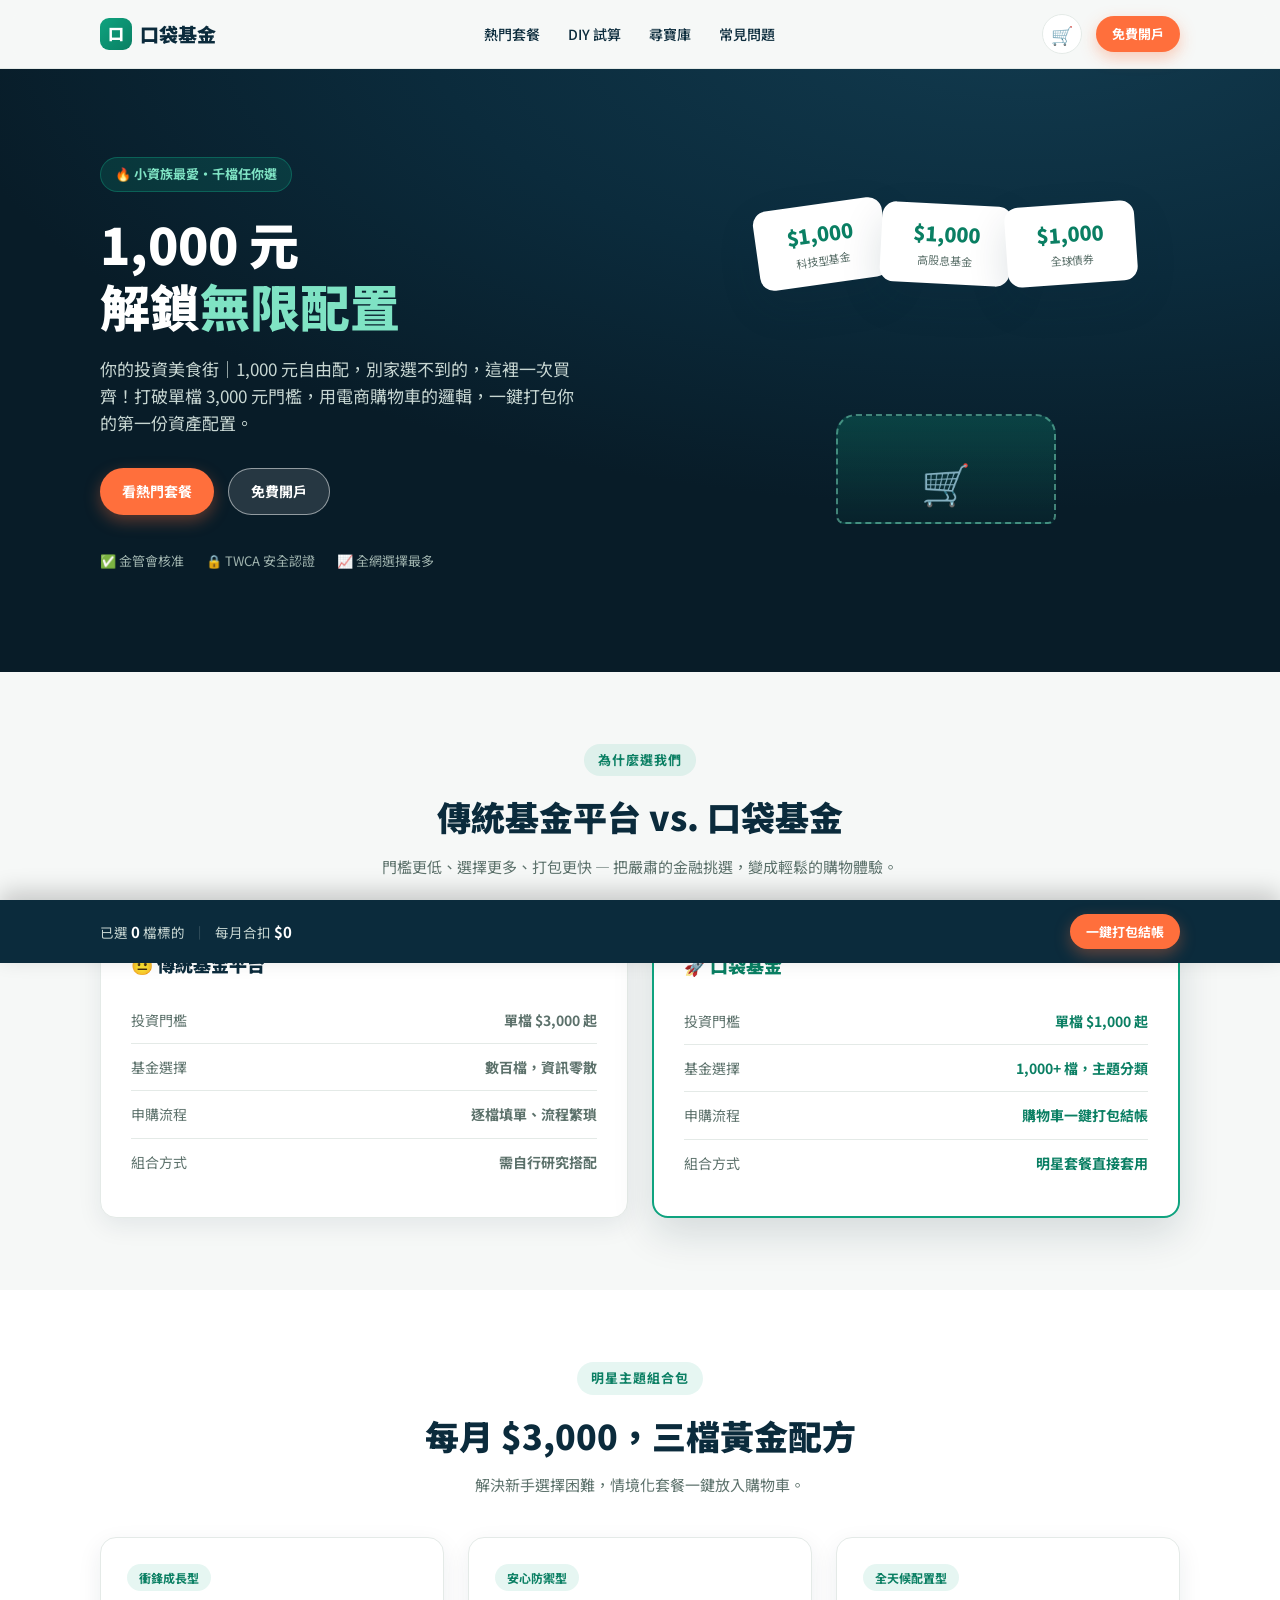
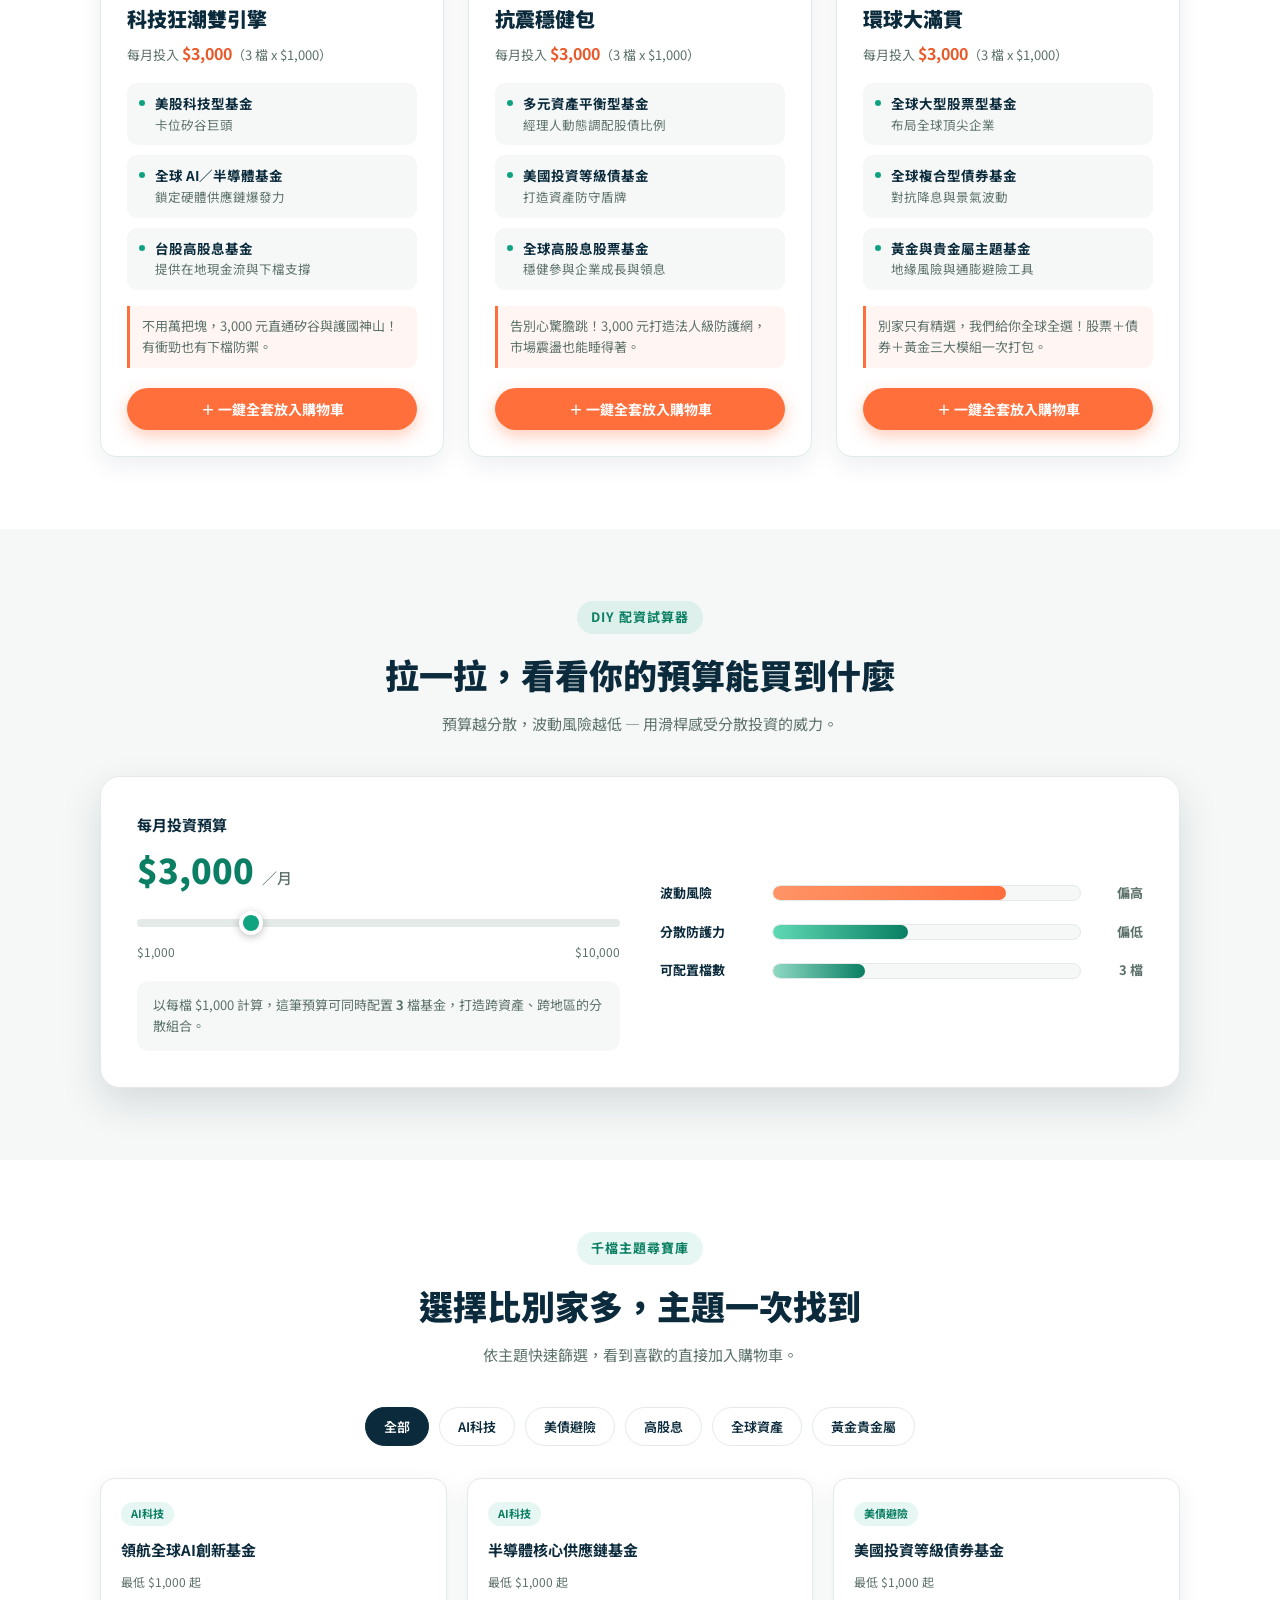
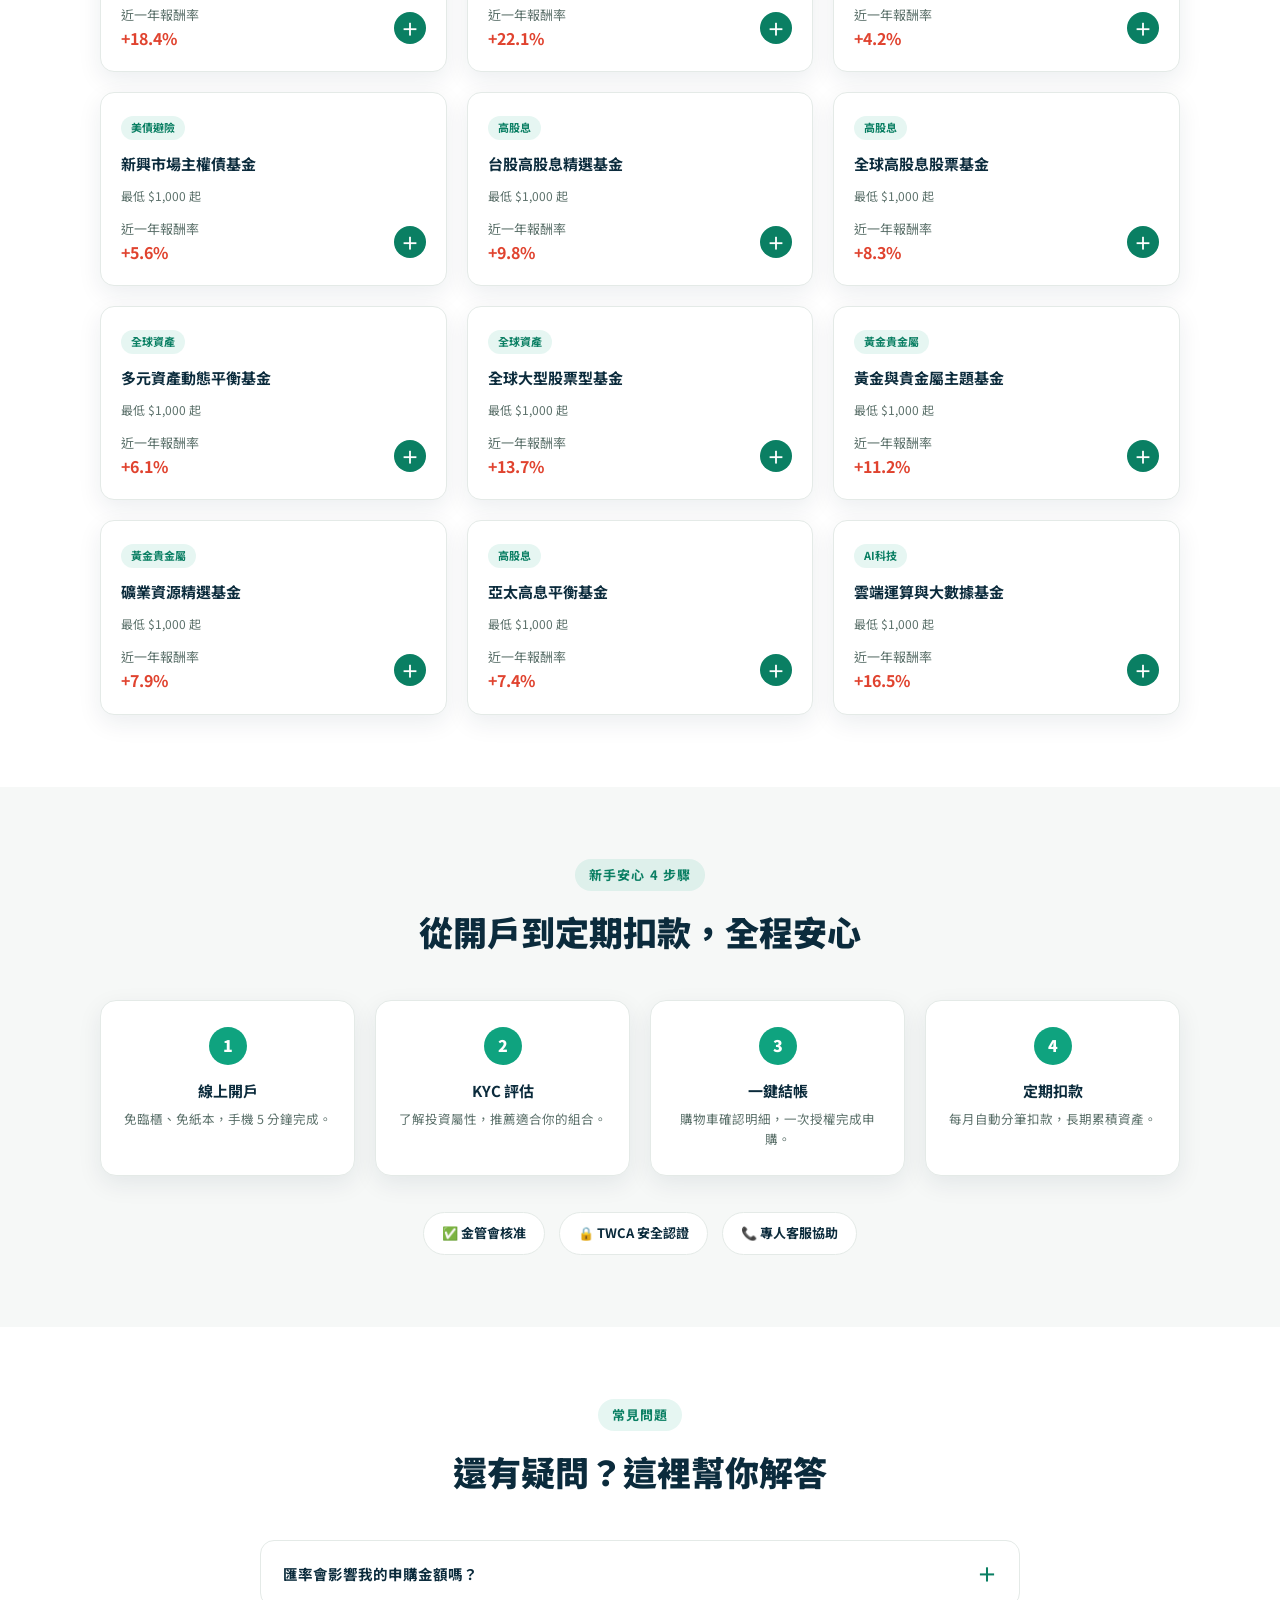
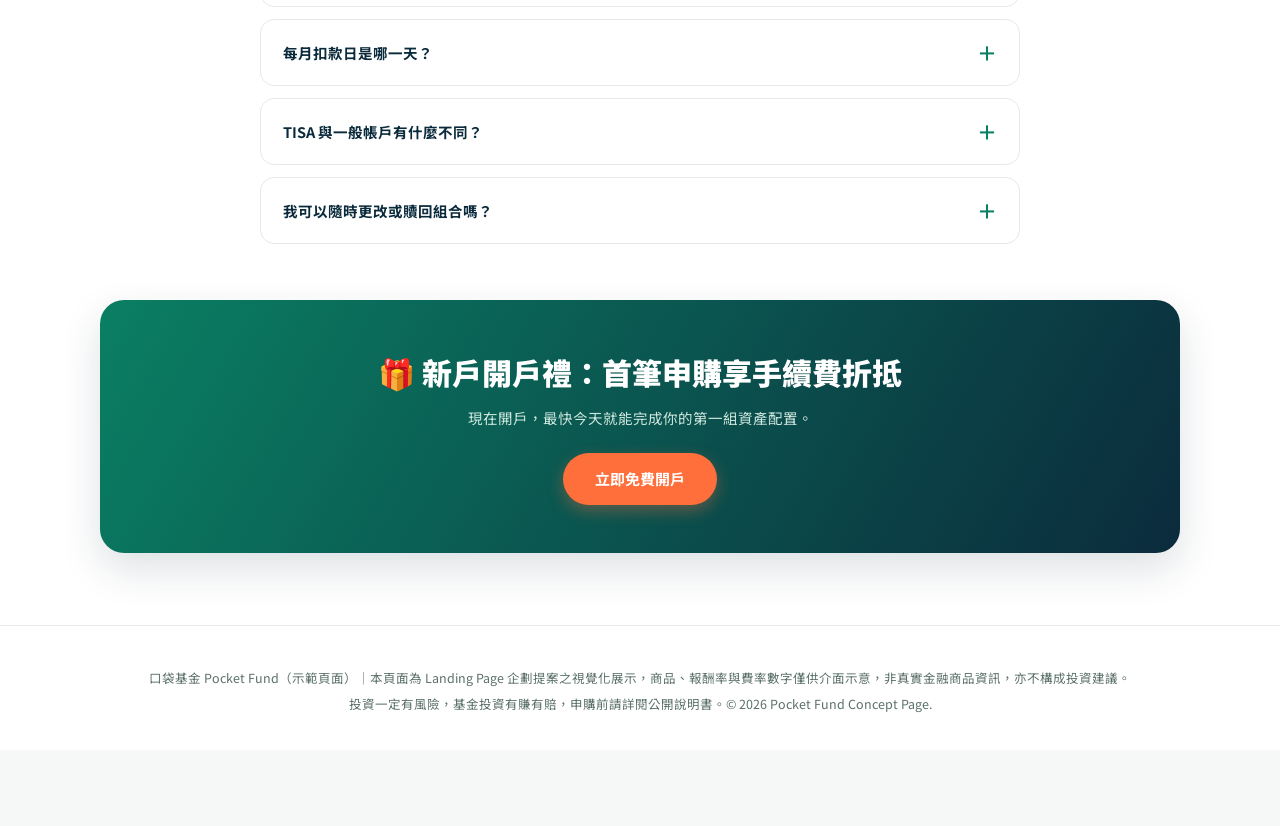
<file: index.html>
<!DOCTYPE html>
<html lang="zh-Hant">
<head>
<meta charset="UTF-8">
<meta name="viewport" content="width=device-width, initial-scale=1.0">
<title>口袋基金｜1,000 元解鎖無限配置</title>
<meta name="description" content="1,000 元起，千檔基金自由配、一鍵打包結帳。你的投資美食街，別家選不到的，這裡一次買齊。">
<link rel="preconnect" href="https://fonts.googleapis.com">
<link rel="preconnect" href="https://fonts.gstatic.com" crossorigin>
<link href="https://fonts.googleapis.com/css2?family=Noto+Sans+TC:wght@400;500;700;900&display=swap" rel="stylesheet">
<style>
:root{
  --navy:#0B2B3C;
  --teal:#0FA37F;
  --teal-dark:#0A7F63;
  --accent:#FF6F3C;
  --accent-dark:#E85A29;
  --bg:#F6F8F7;
  --bg-rgb:246,248,247;
  --card:#FFFFFF;
  --text:#132622;
  --muted:#5C716B;
  --line:#E4EAE7;
  --ink:#0B2B3C;
  --radius:16px;
  --shadow:0 8px 24px rgba(11,43,60,0.08);
  --shadow-lg:0 16px 40px rgba(11,43,60,0.14);
}
@media (prefers-color-scheme: dark){
  :root:not([data-theme="light"]){
    --bg:#0B1614;
    --bg-rgb:11,22,20;
    --card:#132623;
    --text:#E7F0EC;
    --muted:#8FA69E;
    --line:#25423B;
    --ink:#EAF6F1;
    --shadow:0 8px 24px rgba(0,0,0,0.35);
    --shadow-lg:0 16px 40px rgba(0,0,0,0.5);
  }
}
:root[data-theme="dark"]{
  --bg:#0B1614;
  --bg-rgb:11,22,20;
  --card:#132623;
  --text:#E7F0EC;
  --muted:#8FA69E;
  --line:#25423B;
  --ink:#EAF6F1;
  --shadow:0 8px 24px rgba(0,0,0,0.35);
  --shadow-lg:0 16px 40px rgba(0,0,0,0.5);
}
*{box-sizing:border-box;margin:0;padding:0;}
html{scroll-behavior:smooth;}
body{
  font-family:'Noto Sans TC','PingFang TC','Microsoft JhengHei',sans-serif;
  background:var(--bg);
  color:var(--text);
  line-height:1.6;
  padding-bottom:76px;
}
img{max-width:100%;display:block;}
a{color:inherit;text-decoration:none;}
button{font-family:inherit;cursor:pointer;border:none;background:none;}
.container{max-width:1120px;margin:0 auto;padding:0 20px;}
.section{padding:72px 0;}
.section-head{text-align:center;max-width:640px;margin:0 auto 40px;}
.eyebrow{
  display:inline-block;color:var(--teal-dark);font-weight:700;font-size:13px;
  letter-spacing:.08em;background:rgba(15,163,127,0.1);padding:6px 14px;border-radius:999px;margin-bottom:14px;
}
.section-title{font-size:clamp(24px,4vw,34px);font-weight:900;color:var(--ink);text-wrap:balance;}
.section-sub{color:var(--muted);margin-top:10px;font-size:15px;}

/* header */
header{
  position:sticky;top:0;z-index:60;background:rgba(var(--bg-rgb),0.85);backdrop-filter:blur(10px);
  border-bottom:1px solid var(--line);
}
.nav{display:flex;align-items:center;justify-content:space-between;padding:14px 20px;max-width:1120px;margin:0 auto;}
.logo{display:flex;align-items:center;gap:8px;font-weight:900;font-size:19px;color:var(--ink);}
.logo-mark{width:32px;height:32px;border-radius:9px;background:linear-gradient(135deg,var(--teal),var(--teal-dark));display:flex;align-items:center;justify-content:center;color:#fff;font-size:16px;font-weight:900;}
.nav-links{display:flex;gap:28px;font-size:14px;font-weight:500;color:var(--ink);}
.nav-links a:hover{color:var(--teal-dark);}
.nav-right{display:flex;align-items:center;gap:14px;}
.cart-chip{
  position:relative;width:40px;height:40px;border-radius:50%;background:var(--card);border:1px solid var(--line);
  display:flex;align-items:center;justify-content:center;font-size:18px;
}
.cart-badge{
  position:absolute;top:-4px;right:-4px;background:var(--accent);color:#fff;font-size:11px;font-weight:700;
  min-width:18px;height:18px;border-radius:999px;display:flex;align-items:center;justify-content:center;padding:0 4px;
  transform:scale(0);transition:transform .25s cubic-bezier(.34,1.56,.64,1);
}
.cart-badge.show{transform:scale(1);}
.btn{
  display:inline-flex;align-items:center;justify-content:center;gap:6px;padding:11px 22px;border-radius:999px;
  font-weight:700;font-size:14px;transition:transform .15s ease,box-shadow .15s ease;white-space:nowrap;
}
.btn:active{transform:scale(0.96);}
.btn-primary{background:var(--accent);color:#fff;box-shadow:0 6px 16px rgba(255,111,60,0.35);}
.btn-primary:hover{background:var(--accent-dark);}
.btn-ghost{background:var(--card);color:var(--ink);border:1.5px solid var(--line);}
.btn-ghost:hover{border-color:var(--teal);color:var(--teal-dark);}
.btn-outline-light{background:rgba(255,255,255,0.12);color:#fff;border:1.5px solid rgba(255,255,255,0.5);}
.btn-outline-light:hover{background:rgba(255,255,255,0.22);}
.btn-sm{padding:8px 16px;font-size:13px;}
@media (max-width:860px){.nav-links{display:none;}}

/* hero */
.hero{
  position:relative;overflow:hidden;background:radial-gradient(1100px 500px at 80% -10%,#123B4F 0%,var(--navy) 55%,#081C28 100%);
  color:#fff;padding:88px 0 100px;
}
.hero-inner{display:grid;grid-template-columns:1.1fr 0.9fr;gap:40px;align-items:center;}
@media (max-width:900px){.hero-inner{grid-template-columns:1fr;text-align:center;}}
.hero-badge{
  display:inline-flex;align-items:center;gap:6px;background:rgba(15,163,127,0.18);border:1px solid rgba(15,163,127,0.4);
  color:#7FE3C4;padding:6px 14px;border-radius:999px;font-size:13px;font-weight:700;margin-bottom:20px;
}
.hero h1{font-size:clamp(30px,5vw,50px);font-weight:900;line-height:1.25;}
.hero h1 .hl{color:#7FE3C4;}
.hero p{margin-top:18px;font-size:17px;color:#C7D6D2;max-width:480px;}
@media (max-width:900px){.hero p{margin-left:auto;margin-right:auto;}}
.hero-cta{display:flex;gap:14px;margin-top:32px;flex-wrap:wrap;}
@media (max-width:900px){.hero-cta{justify-content:center;}}
.hero-trust{display:flex;gap:22px;margin-top:36px;flex-wrap:wrap;color:#9FB3AE;font-size:13px;}
@media (max-width:900px){.hero-trust{justify-content:center;}}
.hero-trust span{display:flex;align-items:center;gap:6px;}

.hero-visual{position:relative;height:320px;}
@media (max-width:900px){.hero-visual{height:260px;}}
.drop-card{
  position:absolute;left:50%;width:130px;padding:14px;border-radius:14px;background:#fff;color:var(--navy);
  box-shadow:var(--shadow-lg);text-align:center;animation:dropfall 3.6s ease-in-out infinite;
}
.drop-card .amt{font-size:20px;font-weight:900;color:var(--teal-dark);}
.drop-card .lbl{font-size:11px;color:var(--muted);margin-top:2px;}
.drop-card:nth-child(1){top:0;transform:translateX(-190px) rotate(-8deg);animation-delay:0s;}
.drop-card:nth-child(2){top:0;transform:translateX(-65px) rotate(3deg);animation-delay:.5s;}
.drop-card:nth-child(3){top:0;transform:translateX(60px) rotate(-4deg);animation-delay:1s;}
@keyframes dropfall{
  0%{opacity:0;top:-20px;}
  12%{opacity:1;}
  55%{top:190px;}
  62%{top:178px;}
  70%{top:190px;}
  85%{opacity:1;}
  100%{opacity:0;top:190px;}
}
.cart-well{
  position:absolute;bottom:0;left:50%;transform:translateX(-50%);width:220px;height:110px;
  background:linear-gradient(180deg,rgba(15,163,127,0.25),rgba(15,163,127,0.05));
  border:2px dashed rgba(127,227,196,0.5);border-radius:20px 20px 8px 8px;display:flex;align-items:flex-end;justify-content:center;
  font-size:40px;padding-bottom:8px;
}

/* compare section */
.compare-grid{display:grid;grid-template-columns:1fr 1fr;gap:24px;}
@media (max-width:760px){.compare-grid{grid-template-columns:1fr;}}
.compare-card{background:var(--card);border-radius:var(--radius);padding:30px;box-shadow:var(--shadow);border:1px solid var(--line);}
.compare-card.win{border:2px solid var(--teal);position:relative;box-shadow:var(--shadow-lg);}
.compare-card.win::before{
  content:"推薦選擇";position:absolute;top:-14px;left:24px;background:var(--teal);color:#fff;font-size:12px;font-weight:700;
  padding:4px 14px;border-radius:999px;
}
.compare-card h3{font-size:18px;font-weight:900;color:var(--ink);margin-bottom:18px;}
.compare-card.win h3{color:var(--teal-dark);}
.compare-row{display:flex;justify-content:space-between;align-items:center;padding:12px 0;border-bottom:1px solid var(--line);font-size:14px;}
.compare-row:last-child{border-bottom:none;}
.compare-row .k{color:var(--muted);}
.compare-row .v{font-weight:700;}
.compare-card:not(.win) .v{color:var(--muted);}
.compare-card.win .v{color:var(--teal-dark);}

/* combos */
.combo-grid{display:grid;grid-template-columns:repeat(3,1fr);gap:24px;}
@media (max-width:960px){.combo-grid{grid-template-columns:1fr;}}
.combo-card{
  background:var(--card);border-radius:var(--radius);padding:26px;box-shadow:var(--shadow);border:1px solid var(--line);
  display:flex;flex-direction:column;transition:transform .2s ease,box-shadow .2s ease;
}
.combo-card:hover{transform:translateY(-4px);box-shadow:var(--shadow-lg);}
.combo-tag{display:inline-block;font-size:12px;font-weight:700;color:var(--teal-dark);background:rgba(15,163,127,0.1);padding:4px 12px;border-radius:999px;align-self:flex-start;margin-bottom:12px;}
.combo-card h3{font-size:20px;font-weight:900;color:var(--ink);}
.combo-price{margin-top:6px;color:var(--muted);font-size:13px;}
.combo-price b{color:var(--accent-dark);font-size:16px;}
.combo-list{margin-top:16px;display:flex;flex-direction:column;gap:10px;flex:1;}
.combo-item{display:flex;gap:10px;font-size:13px;padding:10px 12px;background:var(--bg);border-radius:10px;}
.combo-item .dot{width:6px;height:6px;border-radius:50%;background:var(--teal);margin-top:7px;flex-shrink:0;}
.combo-item b{display:block;color:var(--ink);font-size:13.5px;}
.combo-item span{color:var(--muted);font-size:12.5px;}
.combo-copy{margin-top:16px;font-size:13px;color:var(--muted);background:rgba(255,111,60,0.06);border-left:3px solid var(--accent);padding:10px 12px;border-radius:0 8px 8px 0;}
.combo-card .btn{margin-top:20px;width:100%;}

/* calculator */
.calc-wrap{background:var(--card);border-radius:20px;box-shadow:var(--shadow-lg);border:1px solid var(--line);padding:36px;display:grid;grid-template-columns:1fr 1fr;gap:40px;}
@media (max-width:860px){.calc-wrap{grid-template-columns:1fr;padding:24px;}}
.calc-label{font-weight:700;color:var(--ink);margin-bottom:6px;font-size:15px;}
.calc-value{font-size:34px;font-weight:900;color:var(--teal-dark);}
.calc-value span{font-size:15px;color:var(--muted);font-weight:500;}
input[type=range]{
  width:100%;margin-top:22px;-webkit-appearance:none;height:8px;border-radius:999px;background:var(--line);outline:none;
}
input[type=range]::-webkit-slider-thumb{
  -webkit-appearance:none;width:24px;height:24px;border-radius:50%;background:var(--teal);border:4px solid #fff;
  box-shadow:0 2px 8px rgba(0,0,0,0.25);cursor:pointer;
}
input[type=range]::-moz-range-thumb{width:24px;height:24px;border-radius:50%;background:var(--teal);border:4px solid #fff;box-shadow:0 2px 8px rgba(0,0,0,0.25);cursor:pointer;}
.calc-scale{display:flex;justify-content:space-between;font-size:12px;color:var(--muted);margin-top:8px;}
.calc-note{margin-top:20px;font-size:13px;color:var(--muted);background:var(--bg);padding:14px 16px;border-radius:12px;}
.calc-chart{display:flex;flex-direction:column;justify-content:center;gap:18px;}
.bar-row{display:flex;align-items:center;gap:12px;}
.bar-label{width:100px;font-size:13px;color:var(--ink);font-weight:700;flex-shrink:0;}
.bar-track{flex:1;height:16px;background:var(--bg);border-radius:999px;overflow:hidden;border:1px solid var(--line);}
.bar-fill{height:100%;border-radius:999px;transition:width .35s ease;}
.bar-fill.risk{background:linear-gradient(90deg,#FF9466,var(--accent));}
.bar-fill.stable{background:linear-gradient(90deg,#5FD9B4,var(--teal-dark));}
.bar-val{width:50px;text-align:right;font-size:13px;font-weight:700;color:var(--muted);flex-shrink:0;}

/* treasure */
.tag-filter{display:flex;flex-wrap:wrap;gap:10px;justify-content:center;margin-bottom:32px;}
.tag-btn{
  padding:9px 18px;border-radius:999px;border:1.5px solid var(--line);background:var(--card);font-size:13px;font-weight:600;
  color:var(--ink);transition:all .15s ease;
}
.tag-btn:hover{border-color:var(--teal);}
.tag-btn.active{background:var(--navy);color:#fff;border-color:var(--navy);}
.fund-grid{display:grid;grid-template-columns:repeat(3,1fr);gap:20px;}
@media (max-width:960px){.fund-grid{grid-template-columns:repeat(2,1fr);}}
@media (max-width:620px){.fund-grid{grid-template-columns:1fr;}}
.fund-card{background:var(--card);border-radius:14px;padding:20px;border:1px solid var(--line);box-shadow:var(--shadow);transition:transform .2s ease;}
.fund-card:hover{transform:translateY(-3px);}
.fund-tag{font-size:11px;font-weight:700;color:var(--teal-dark);background:rgba(15,163,127,0.1);padding:3px 10px;border-radius:999px;display:inline-block;}
.fund-name{margin-top:12px;font-size:15px;font-weight:700;color:var(--ink);}
.fund-meta{display:flex;justify-content:space-between;align-items:center;margin-top:14px;}
.fund-return{font-size:13px;color:var(--muted);}
.fund-return b{color:#E0432F;font-size:16px;}
.fund-return.neg b{color:#2E9E6B;}
.add-btn{
  width:32px;height:32px;border-radius:50%;background:var(--teal-dark);color:#fff;font-size:18px;font-weight:700;
  display:flex;align-items:center;justify-content:center;transition:transform .15s ease,background .15s ease;
}
.add-btn:hover{background:var(--teal-dark);}
.add-btn:active{transform:scale(0.85);}
.fund-price{margin-top:10px;font-size:12px;color:var(--muted);}

/* steps */
.steps-grid{display:grid;grid-template-columns:repeat(4,1fr);gap:20px;}
@media (max-width:860px){.steps-grid{grid-template-columns:repeat(2,1fr);}}
@media (max-width:480px){.steps-grid{grid-template-columns:1fr;}}
.step-card{background:var(--card);border-radius:16px;padding:26px 20px;text-align:center;border:1px solid var(--line);box-shadow:var(--shadow);position:relative;}
.step-num{
  width:38px;height:38px;border-radius:50%;background:var(--teal);color:#fff;font-weight:900;display:flex;
  align-items:center;justify-content:center;margin:0 auto 14px;font-size:16px;
}
.step-card h4{font-size:15px;font-weight:700;color:var(--ink);margin-bottom:6px;}
.step-card p{font-size:12.5px;color:var(--muted);}
.trust-badges{display:flex;justify-content:center;gap:14px;margin-top:36px;flex-wrap:wrap;}
.badge-pill{
  display:flex;align-items:center;gap:8px;background:var(--card);border:1px solid var(--line);padding:10px 18px;
  border-radius:999px;font-size:13px;font-weight:700;color:var(--ink);
}

/* faq */
.faq-list{max-width:760px;margin:0 auto;display:flex;flex-direction:column;gap:12px;}
.faq-item{background:var(--card);border:1px solid var(--line);border-radius:14px;overflow:hidden;}
.faq-q{width:100%;text-align:left;padding:18px 22px;display:flex;justify-content:space-between;align-items:center;font-weight:700;color:var(--ink);font-size:14.5px;background:none;}
.faq-q .plus{transition:transform .25s ease;color:var(--teal-dark);font-size:20px;flex-shrink:0;margin-left:12px;}
.faq-item.open .faq-q .plus{transform:rotate(45deg);}
.faq-a{max-height:0;overflow:hidden;transition:max-height .3s ease;}
.faq-a p{padding:0 22px 18px;font-size:13.5px;color:var(--muted);}

.cta-banner{
  margin-top:56px;background:linear-gradient(120deg,var(--teal-dark),var(--navy));border-radius:24px;padding:48px;
  text-align:center;color:#fff;box-shadow:var(--shadow-lg);
}
.cta-banner h3{font-size:clamp(22px,3.5vw,30px);font-weight:900;}
.cta-banner p{color:#CFE8DF;margin-top:10px;font-size:14.5px;}
.cta-banner .btn-primary{margin-top:24px;padding:14px 32px;font-size:15px;}

footer{padding:36px 0;text-align:center;color:var(--muted);font-size:12.5px;border-top:1px solid var(--line);background:var(--card);}
footer p{margin-top:6px;}

/* sticky cart bar */
.cart-bar{
  position:fixed;left:0;right:0;bottom:0;z-index:70;background:var(--navy);color:#fff;
  box-shadow:0 -8px 24px rgba(0,0,0,0.2);transform:translateY(100%);transition:transform .3s cubic-bezier(.34,1.2,.64,1);
}
.cart-bar.show{transform:translateY(0);}
.cart-bar-inner{max-width:1120px;margin:0 auto;padding:14px 20px;display:flex;align-items:center;justify-content:space-between;gap:16px;}
.cart-bar-info{font-size:13.5px;color:#C7D6D2;}
.cart-bar-info b{color:#fff;font-size:15px;}
.cart-bar-info .sep{margin:0 8px;color:#4A6470;}

.fly-card{
  position:fixed;z-index:80;background:#fff;color:var(--navy);font-size:12px;font-weight:700;padding:6px 10px;
  border-radius:8px;box-shadow:var(--shadow-lg);pointer-events:none;transition:all .6s cubic-bezier(.5,-0.3,.7,1);
}
.toast{
  position:fixed;bottom:96px;left:50%;transform:translateX(-50%) translateY(20px);background:var(--navy);color:#fff;
  padding:10px 20px;border-radius:999px;font-size:13px;font-weight:600;opacity:0;transition:all .3s ease;z-index:90;pointer-events:none;
}
.toast.show{opacity:1;transform:translateX(-50%) translateY(0);}
</style>
</head>
<body>

<header>
  <div class="nav">
    <div class="logo"><span class="logo-mark">口</span>口袋基金</div>
    <nav class="nav-links">
      <a href="#combos">熱門套餐</a>
      <a href="#calc">DIY 試算</a>
      <a href="#treasure">尋寶庫</a>
      <a href="#faq">常見問題</a>
    </nav>
    <div class="nav-right">
      <div class="cart-chip" id="cartChip">🛒<span class="cart-badge" id="cartBadge">0</span></div>
      <a href="#faq" class="btn btn-primary btn-sm">免費開戶</a>
    </div>
  </div>
</header>

<section class="hero">
  <div class="container hero-inner">
    <div>
      <span class="hero-badge">🔥 小資族最愛・千檔任你選</span>
      <h1>1,000 元<br>解鎖<span class="hl">無限配置</span></h1>
      <p>你的投資美食街｜1,000 元自由配，別家選不到的，這裡一次買齊！打破單檔 3,000 元門檻，用電商購物車的邏輯，一鍵打包你的第一份資產配置。</p>
      <div class="hero-cta">
        <a href="#combos" class="btn btn-primary">看熱門套餐</a>
        <a href="#faq" class="btn btn-outline-light">免費開戶</a>
      </div>
      <div class="hero-trust">
        <span>✅ 金管會核准</span>
        <span>🔒 TWCA 安全認證</span>
        <span>📈 全網選擇最多</span>
      </div>
    </div>
    <div class="hero-visual">
      <div class="drop-card"><div class="amt">$1,000</div><div class="lbl">科技型基金</div></div>
      <div class="drop-card"><div class="amt">$1,000</div><div class="lbl">高股息基金</div></div>
      <div class="drop-card"><div class="amt">$1,000</div><div class="lbl">全球債券</div></div>
      <div class="cart-well">🛒</div>
    </div>
  </div>
</section>

<section class="section" id="compare">
  <div class="container">
    <div class="section-head">
      <span class="eyebrow">為什麼選我們</span>
      <h2 class="section-title">傳統基金平台 vs. 口袋基金</h2>
      <p class="section-sub">門檻更低、選擇更多、打包更快 — 把嚴肅的金融挑選，變成輕鬆的購物體驗。</p>
    </div>
    <div class="compare-grid">
      <div class="compare-card">
        <h3>😐 傳統基金平台</h3>
        <div class="compare-row"><span class="k">投資門檻</span><span class="v">單檔 $3,000 起</span></div>
        <div class="compare-row"><span class="k">基金選擇</span><span class="v">數百檔，資訊零散</span></div>
        <div class="compare-row"><span class="k">申購流程</span><span class="v">逐檔填單、流程繁瑣</span></div>
        <div class="compare-row"><span class="k">組合方式</span><span class="v">需自行研究搭配</span></div>
      </div>
      <div class="compare-card win">
        <h3>🚀 口袋基金</h3>
        <div class="compare-row"><span class="k">投資門檻</span><span class="v">單檔 $1,000 起</span></div>
        <div class="compare-row"><span class="k">基金選擇</span><span class="v">1,000+ 檔，主題分類</span></div>
        <div class="compare-row"><span class="k">申購流程</span><span class="v">購物車一鍵打包結帳</span></div>
        <div class="compare-row"><span class="k">組合方式</span><span class="v">明星套餐直接套用</span></div>
      </div>
    </div>
  </div>
</section>

<section class="section" id="combos" style="background:var(--card);">
  <div class="container">
    <div class="section-head">
      <span class="eyebrow">明星主題組合包</span>
      <h2 class="section-title">每月 $3,000，三檔黃金配方</h2>
      <p class="section-sub">解決新手選擇困難，情境化套餐一鍵放入購物車。</p>
    </div>
    <div class="combo-grid" id="comboGrid"></div>
  </div>
</section>

<section class="section" id="calc">
  <div class="container">
    <div class="section-head">
      <span class="eyebrow">DIY 配資試算器</span>
      <h2 class="section-title">拉一拉，看看你的預算能買到什麼</h2>
      <p class="section-sub">預算越分散，波動風險越低 — 用滑桿感受分散投資的威力。</p>
    </div>
    <div class="calc-wrap">
      <div>
        <div class="calc-label">每月投資預算</div>
        <div class="calc-value" id="calcAmount">$3,000 <span>／月</span></div>
        <input type="range" min="1000" max="10000" step="1000" value="3000" id="budgetSlider">
        <div class="calc-scale"><span>$1,000</span><span>$10,000</span></div>
        <div class="calc-note" id="calcNote">以每檔 $1,000 計算，這筆預算可同時配置 <b>3</b> 檔基金，打造跨資產、跨地區的分散組合。</div>
      </div>
      <div class="calc-chart">
        <div class="bar-row"><div class="bar-label">波動風險</div><div class="bar-track"><div class="bar-fill risk" id="riskBar" style="width:70%"></div></div><div class="bar-val" id="riskVal">中高</div></div>
        <div class="bar-row"><div class="bar-label">分散防護力</div><div class="bar-track"><div class="bar-fill stable" id="stableBar" style="width:30%"></div></div><div class="bar-val" id="stableVal">偏低</div></div>
        <div class="bar-row"><div class="bar-label">可配置檔數</div><div class="bar-track"><div class="bar-fill stable" id="countBar" style="width:30%;background:linear-gradient(90deg,#8FD9C4,var(--teal-dark));"></div></div><div class="bar-val" id="countVal">3 檔</div></div>
      </div>
    </div>
  </div>
</section>

<section class="section" id="treasure" style="background:var(--card);">
  <div class="container">
    <div class="section-head">
      <span class="eyebrow">千檔主題尋寶庫</span>
      <h2 class="section-title">選擇比別家多，主題一次找到</h2>
      <p class="section-sub">依主題快速篩選，看到喜歡的直接加入購物車。</p>
    </div>
    <div class="tag-filter" id="tagFilter"></div>
    <div class="fund-grid" id="fundGrid"></div>
  </div>
</section>

<section class="section" id="steps">
  <div class="container">
    <div class="section-head">
      <span class="eyebrow">新手安心 4 步驟</span>
      <h2 class="section-title">從開戶到定期扣款，全程安心</h2>
    </div>
    <div class="steps-grid">
      <div class="step-card"><div class="step-num">1</div><h4>線上開戶</h4><p>免臨櫃、免紙本，手機 5 分鐘完成。</p></div>
      <div class="step-card"><div class="step-num">2</div><h4>KYC 評估</h4><p>了解投資屬性，推薦適合你的組合。</p></div>
      <div class="step-card"><div class="step-num">3</div><h4>一鍵結帳</h4><p>購物車確認明細，一次授權完成申購。</p></div>
      <div class="step-card"><div class="step-num">4</div><h4>定期扣款</h4><p>每月自動分筆扣款，長期累積資產。</p></div>
    </div>
    <div class="trust-badges">
      <div class="badge-pill">✅ 金管會核准</div>
      <div class="badge-pill">🔒 TWCA 安全認證</div>
      <div class="badge-pill">📞 專人客服協助</div>
    </div>
  </div>
</section>

<section class="section" id="faq" style="background:var(--card);">
  <div class="container">
    <div class="section-head">
      <span class="eyebrow">常見問題</span>
      <h2 class="section-title">還有疑問？這裡幫你解答</h2>
    </div>
    <div class="faq-list" id="faqList"></div>

    <div class="cta-banner">
      <h3>🎁 新戶開戶禮：首筆申購享手續費折抵</h3>
      <p>現在開戶，最快今天就能完成你的第一組資產配置。</p>
      <a href="#" class="btn btn-primary">立即免費開戶</a>
    </div>
  </div>
</section>

<footer>
  <p>口袋基金 Pocket Fund（示範頁面）｜本頁面為 Landing Page 企劃提案之視覺化展示，商品、報酬率與費率數字僅供介面示意，非真實金融商品資訊，亦不構成投資建議。</p>
  <p>投資一定有風險，基金投資有賺有賠，申購前請詳閱公開說明書。© 2026 Pocket Fund Concept Page.</p>
</footer>

<div class="cart-bar" id="cartBar">
  <div class="cart-bar-inner">
    <div class="cart-bar-info">已選 <b id="cartCount">0</b> 檔標的<span class="sep">｜</span>每月合扣 <b id="cartTotal">$0</b></div>
    <button class="btn btn-primary btn-sm" id="checkoutBtn">一鍵打包結帳</button>
  </div>
</div>
<div class="toast" id="toast"></div>

<script>
const combos = [
  {
    id:'tech', tag:'衝鋒成長型', title:'科技狂潮雙引擎', priceEach:1000,
    items:[
      {n:'美股科技型基金', d:'卡位矽谷巨頭'},
      {n:'全球 AI／半導體基金', d:'鎖定硬體供應鏈爆發力'},
      {n:'台股高股息基金', d:'提供在地現金流與下檔支撐'}
    ],
    copy:'不用萬把塊，3,000 元直通矽谷與護國神山！有衝勁也有下檔防禦。'
  },
  {
    id:'defense', tag:'安心防禦型', title:'抗震穩健包', priceEach:1000,
    items:[
      {n:'多元資產平衡型基金', d:'經理人動態調配股債比例'},
      {n:'美國投資等級債基金', d:'打造資產防守盾牌'},
      {n:'全球高股息股票基金', d:'穩健參與企業成長與領息'}
    ],
    copy:'告別心驚膽跳！3,000 元打造法人級防護網，市場震盪也能睡得著。'
  },
  {
    id:'global', tag:'全天候配置型', title:'環球大滿貫', priceEach:1000,
    items:[
      {n:'全球大型股票型基金', d:'布局全球頂尖企業'},
      {n:'全球複合型債券基金', d:'對抗降息與景氣波動'},
      {n:'黃金與貴金屬主題基金', d:'地緣風險與通膨避險工具'}
    ],
    copy:'別家只有精選，我們給你全球全選！股票＋債券＋黃金三大模組一次打包。'
  }
];

const funds = [
  {tag:'AI科技', name:'領航全球AI創新基金', ret:18.4},
  {tag:'AI科技', name:'半導體核心供應鏈基金', ret:22.1},
  {tag:'美債避險', name:'美國投資等級債券基金', ret:4.2},
  {tag:'美債避險', name:'新興市場主權債基金', ret:5.6},
  {tag:'高股息', name:'台股高股息精選基金', ret:9.8},
  {tag:'高股息', name:'全球高股息股票基金', ret:8.3},
  {tag:'全球資產', name:'多元資產動態平衡基金', ret:6.1},
  {tag:'全球資產', name:'全球大型股票型基金', ret:13.7},
  {tag:'黃金貴金屬', name:'黃金與貴金屬主題基金', ret:11.2},
  {tag:'黃金貴金屬', name:'礦業資源精選基金', ret:7.9},
  {tag:'高股息', name:'亞太高息平衡基金', ret:7.4},
  {tag:'AI科技', name:'雲端運算與大數據基金', ret:16.5}
];

const faqs = [
  {q:'匯率會影響我的申購金額嗎？', a:'若選擇海外計價基金，扣款當下會以當日匯率結算為新台幣金額，購物車結帳頁會清楚列出換算後金額，不會有隱藏費用。'},
  {q:'每月扣款日是哪一天？', a:'預設為每月 5 日、15 日或 25 日，可於結帳時自由選擇，扣款失敗會於 3 個工作日內提醒您補扣，不影響既有配置。'},
  {q:'TISA 與一般帳戶有什麼不同？', a:'TISA（投資型帳戶）可跨平台整合已投資部位、享有稅務試算工具與更完整的資產總覽；一般帳戶則僅顯示於本平台申購之部位。'},
  {q:'我可以隨時更改或贖回組合嗎？', a:'可以，組合包僅為建議配置，購物車內任一檔基金皆可單獨調整金額或移除，贖回無鎖定期，惟仍以各基金公開說明書規範為準。'}
];

const cart = [];
const money = n => '$' + n.toLocaleString('en-US');

function renderCombos(){
  const grid = document.getElementById('comboGrid');
  grid.innerHTML = combos.map(c => `
    <div class="combo-card">
      <span class="combo-tag">${c.tag}</span>
      <h3>${c.title}</h3>
      <div class="combo-price">每月投入 <b>${money(c.priceEach*3)}</b>（3 檔 x $1,000）</div>
      <div class="combo-list">
        ${c.items.map(i=>`<div class="combo-item"><span class="dot"></span><div><b>${i.n}</b><span>${i.d}</span></div></div>`).join('')}
      </div>
      <div class="combo-copy">${c.copy}</div>
      <button class="btn btn-primary" onclick="addCombo('${c.id}', event)">＋ 一鍵全套放入購物車</button>
    </div>
  `).join('');
}

function renderTags(){
  const tags = ['全部', ...new Set(funds.map(f=>f.tag))];
  const wrap = document.getElementById('tagFilter');
  wrap.innerHTML = tags.map((t,i)=>`<button class="tag-btn ${i===0?'active':''}" data-tag="${t}">${t}</button>`).join('');
  wrap.querySelectorAll('.tag-btn').forEach(btn=>{
    btn.addEventListener('click', ()=>{
      wrap.querySelectorAll('.tag-btn').forEach(b=>b.classList.remove('active'));
      btn.classList.add('active');
      renderFunds(btn.dataset.tag);
    });
  });
}

function renderFunds(filter='全部'){
  const grid = document.getElementById('fundGrid');
  const list = filter==='全部' ? funds : funds.filter(f=>f.tag===filter);
  grid.innerHTML = list.map((f,idx)=>`
    <div class="fund-card">
      <span class="fund-tag">${f.tag}</span>
      <div class="fund-name">${f.name}</div>
      <div class="fund-price">最低 $1,000 起</div>
      <div class="fund-meta">
        <div class="fund-return"><span>近一年報酬率</span><br><b>+${f.ret}%</b></div>
        <button class="add-btn" onclick="addFund('${f.name.replace(/'/g,"")}', event)">＋</button>
      </div>
    </div>
  `).join('');
}

function renderFaq(){
  const list = document.getElementById('faqList');
  list.innerHTML = faqs.map((f,i)=>`
    <div class="faq-item" id="faq-${i}">
      <button class="faq-q" onclick="toggleFaq(${i})"><span>${f.q}</span><span class="plus">＋</span></button>
      <div class="faq-a"><p>${f.a}</p></div>
    </div>
  `).join('');
}
function toggleFaq(i){
  const item = document.getElementById('faq-'+i);
  const a = item.querySelector('.faq-a');
  const isOpen = item.classList.contains('open');
  document.querySelectorAll('.faq-item.open').forEach(el=>{
    el.classList.remove('open');
    el.querySelector('.faq-a').style.maxHeight = null;
  });
  if(!isOpen){
    item.classList.add('open');
    a.style.maxHeight = a.scrollHeight + 'px';
  }
}

function updateCartUI(){
  const count = cart.length;
  const total = cart.reduce((s,c)=>s+c.price,0);
  document.getElementById('cartCount').textContent = count;
  document.getElementById('cartTotal').textContent = money(total);
  const badge = document.getElementById('cartBadge');
  badge.textContent = count;
  badge.classList.toggle('show', count>0);
  document.getElementById('cartBar').classList.toggle('show', count>0);
}

function flyToCart(startEl){
  const startRect = startEl.getBoundingClientRect();
  const cartRect = document.getElementById('cartChip').getBoundingClientRect();
  const fly = document.createElement('div');
  fly.className = 'fly-card';
  fly.textContent = '+1';
  fly.style.left = startRect.left + 'px';
  fly.style.top = startRect.top + 'px';
  document.body.appendChild(fly);
  requestAnimationFrame(()=>{
    fly.style.left = cartRect.left + 'px';
    fly.style.top = cartRect.top + 'px';
    fly.style.transform = 'scale(0.3)';
    fly.style.opacity = '0.2';
  });
  setTimeout(()=>fly.remove(), 650);
}

function showToast(msg){
  const t = document.getElementById('toast');
  t.textContent = msg;
  t.classList.add('show');
  clearTimeout(showToast._tm);
  showToast._tm = setTimeout(()=>t.classList.remove('show'), 1800);
}

function addFund(name, evt){
  cart.push({name, price:1000});
  updateCartUI();
  flyToCart(evt.currentTarget);
  showToast(name + ' 已加入購物車');
}

function addCombo(id, evt){
  const combo = combos.find(c=>c.id===id);
  combo.items.forEach(i=>cart.push({name:i.n, price:combo.priceEach}));
  updateCartUI();
  flyToCart(evt.currentTarget);
  showToast(combo.title + ' 全套已加入購物車');
}

document.getElementById('checkoutBtn').addEventListener('click', ()=>{
  if(cart.length===0) return;
  showToast('已為您整理購物車，前往結帳頁確認明細');
});

const slider = document.getElementById('budgetSlider');
function updateCalc(){
  const val = parseInt(slider.value,10);
  const n = val/1000;
  document.getElementById('calcAmount').innerHTML = money(val) + ' <span>／月</span>';
  document.getElementById('countVal').textContent = n + ' 檔';
  document.getElementById('countBar').style.width = Math.min(100, n*10) + '%';
  const risk = Math.max(20, 100 - n*8);
  const stable = Math.min(95, 20 + n*8);
  document.getElementById('riskBar').style.width = risk + '%';
  document.getElementById('stableBar').style.width = stable + '%';
  document.getElementById('riskVal').textContent = risk>70?'偏高':risk>45?'中等':'偏低';
  document.getElementById('stableVal').textContent = stable>70?'偏高':stable>45?'中等':'偏低';
  document.getElementById('calcNote').innerHTML =
    `以每檔 $1,000 計算，這筆預算可同時配置 <b>${n}</b> 檔基金，${n>=5?'足以打造跨資產、跨地區的完整分散組合。':n>=3?'打造跨資產、跨地區的分散組合。':'建議再拉高預算以獲得更完整的分散效果。'}`;
}
slider.addEventListener('input', updateCalc);

renderCombos();
renderTags();
renderFunds();
renderFaq();
updateCalc();
</script>
</body>
</html>
</file>
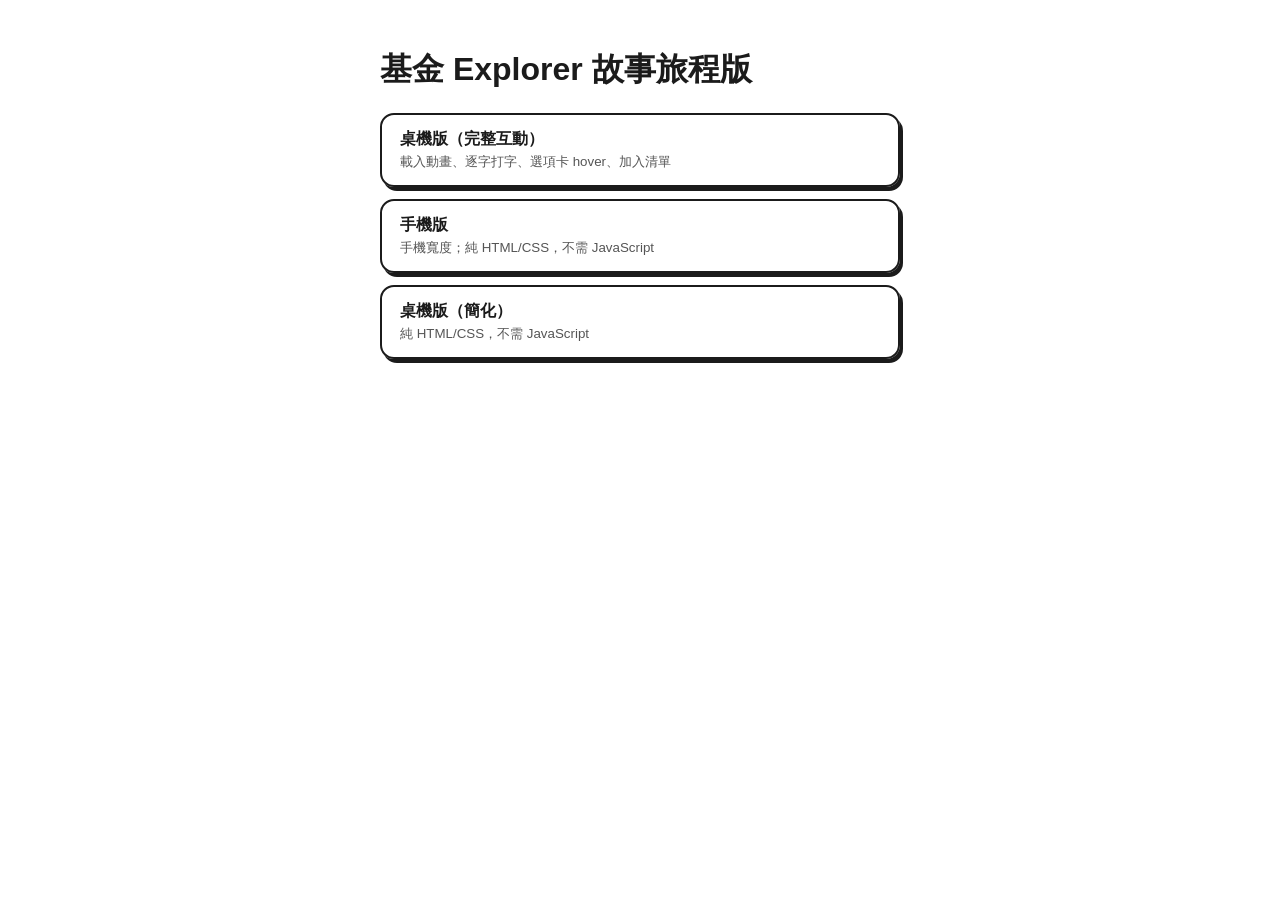
<file: pkg/fund-explorer-story/index.html>
<!DOCTYPE html><html lang="zh-Hant"><head><meta charset="UTF-8"><meta name="viewport" content="width=device-width,initial-scale=1"><title>基金 Explorer 故事旅程版</title>
<style>body{font-family:'PingFang TC','Microsoft JhengHei',sans-serif;max-width:520px;margin:48px auto;padding:0 20px;color:#1b1b1b}a{display:block;margin:12px 0;padding:14px 18px;border:2.5px solid #1b1b1b;border-radius:14px;color:#1b1b1b;text-decoration:none;font-weight:700;box-shadow:3px 4px 0 #1b1b1b}small{display:block;font-weight:400;color:#555;margin-top:3px}</style></head><body>
<h1>基金 Explorer 故事旅程版</h1>
<a href="desktop-interactive.html">桌機版（完整互動）<small>載入動畫、逐字打字、選項卡 hover、加入清單</small></a>
<a href="mobile.html">手機版<small>手機寬度；純 HTML/CSS，不需 JavaScript</small></a>
<a href="desktop.html">桌機版（簡化）<small>純 HTML/CSS，不需 JavaScript</small></a>
</body></html>
</file>
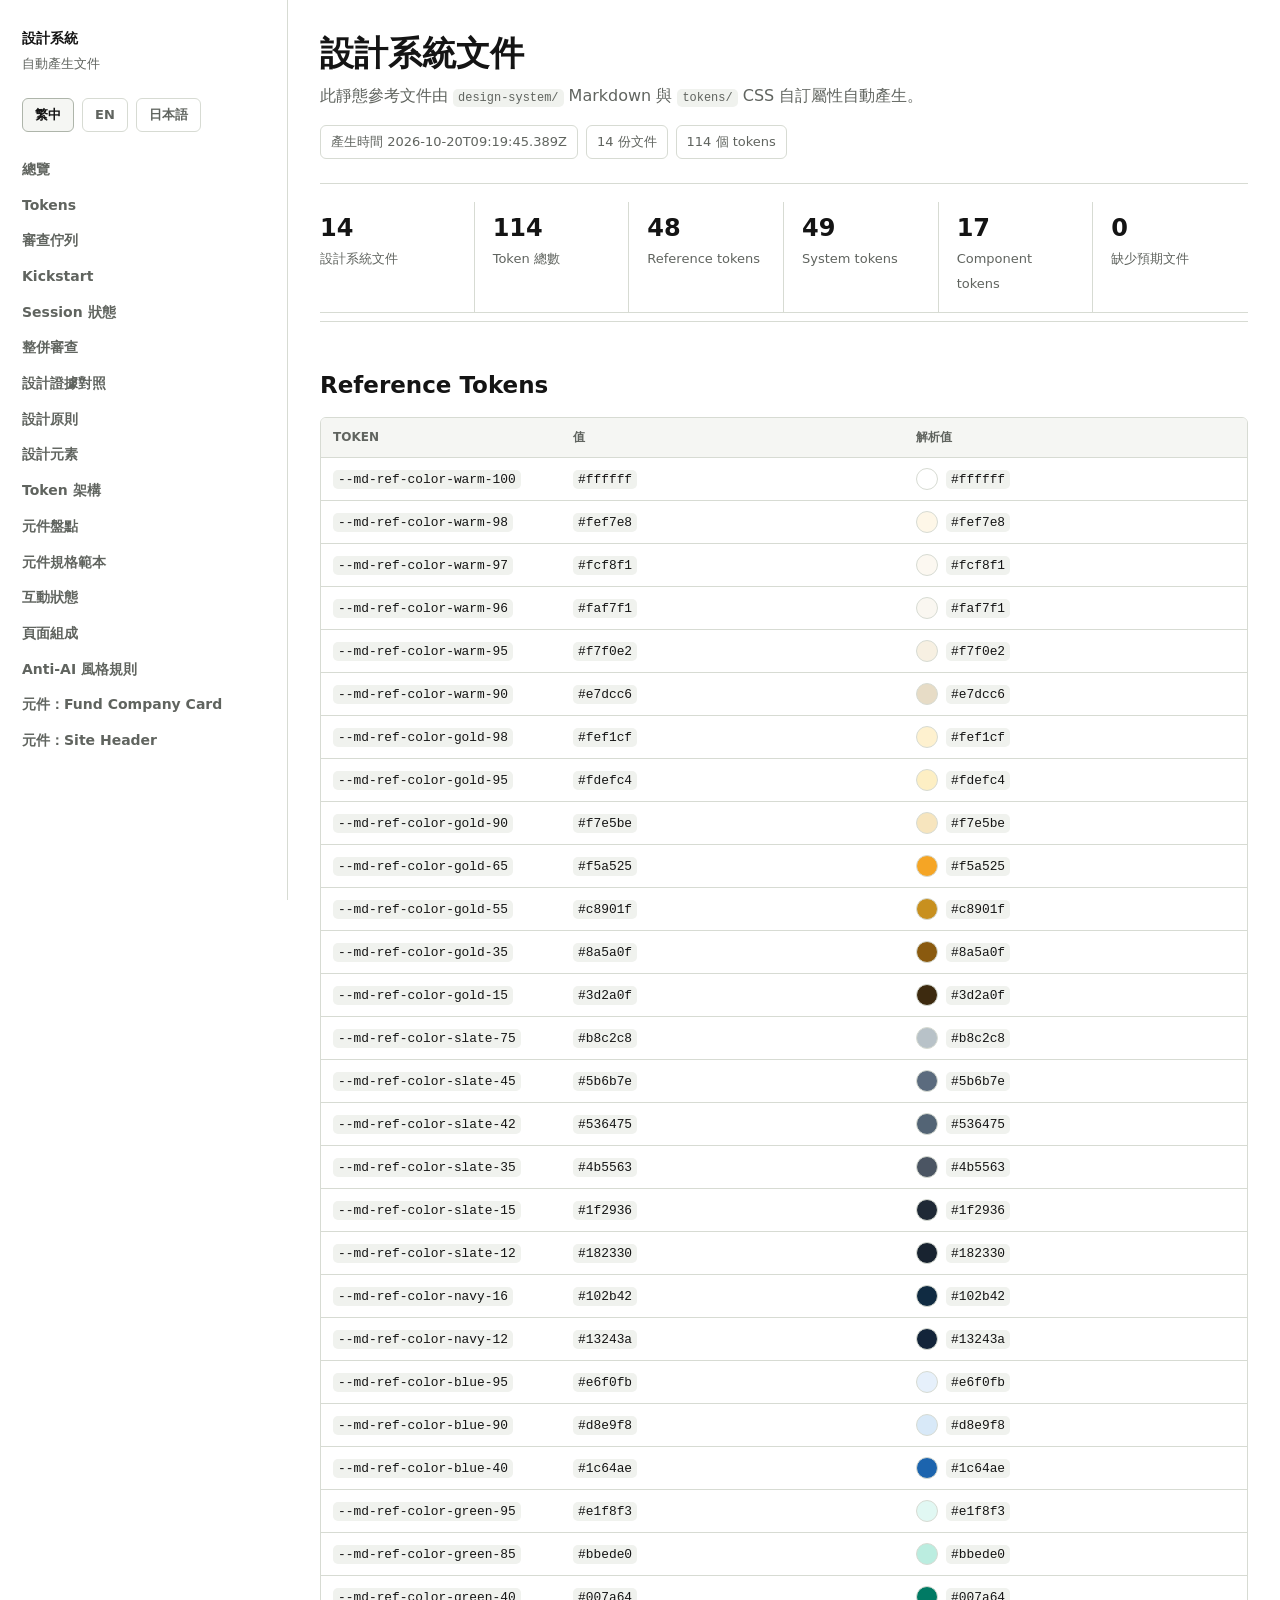
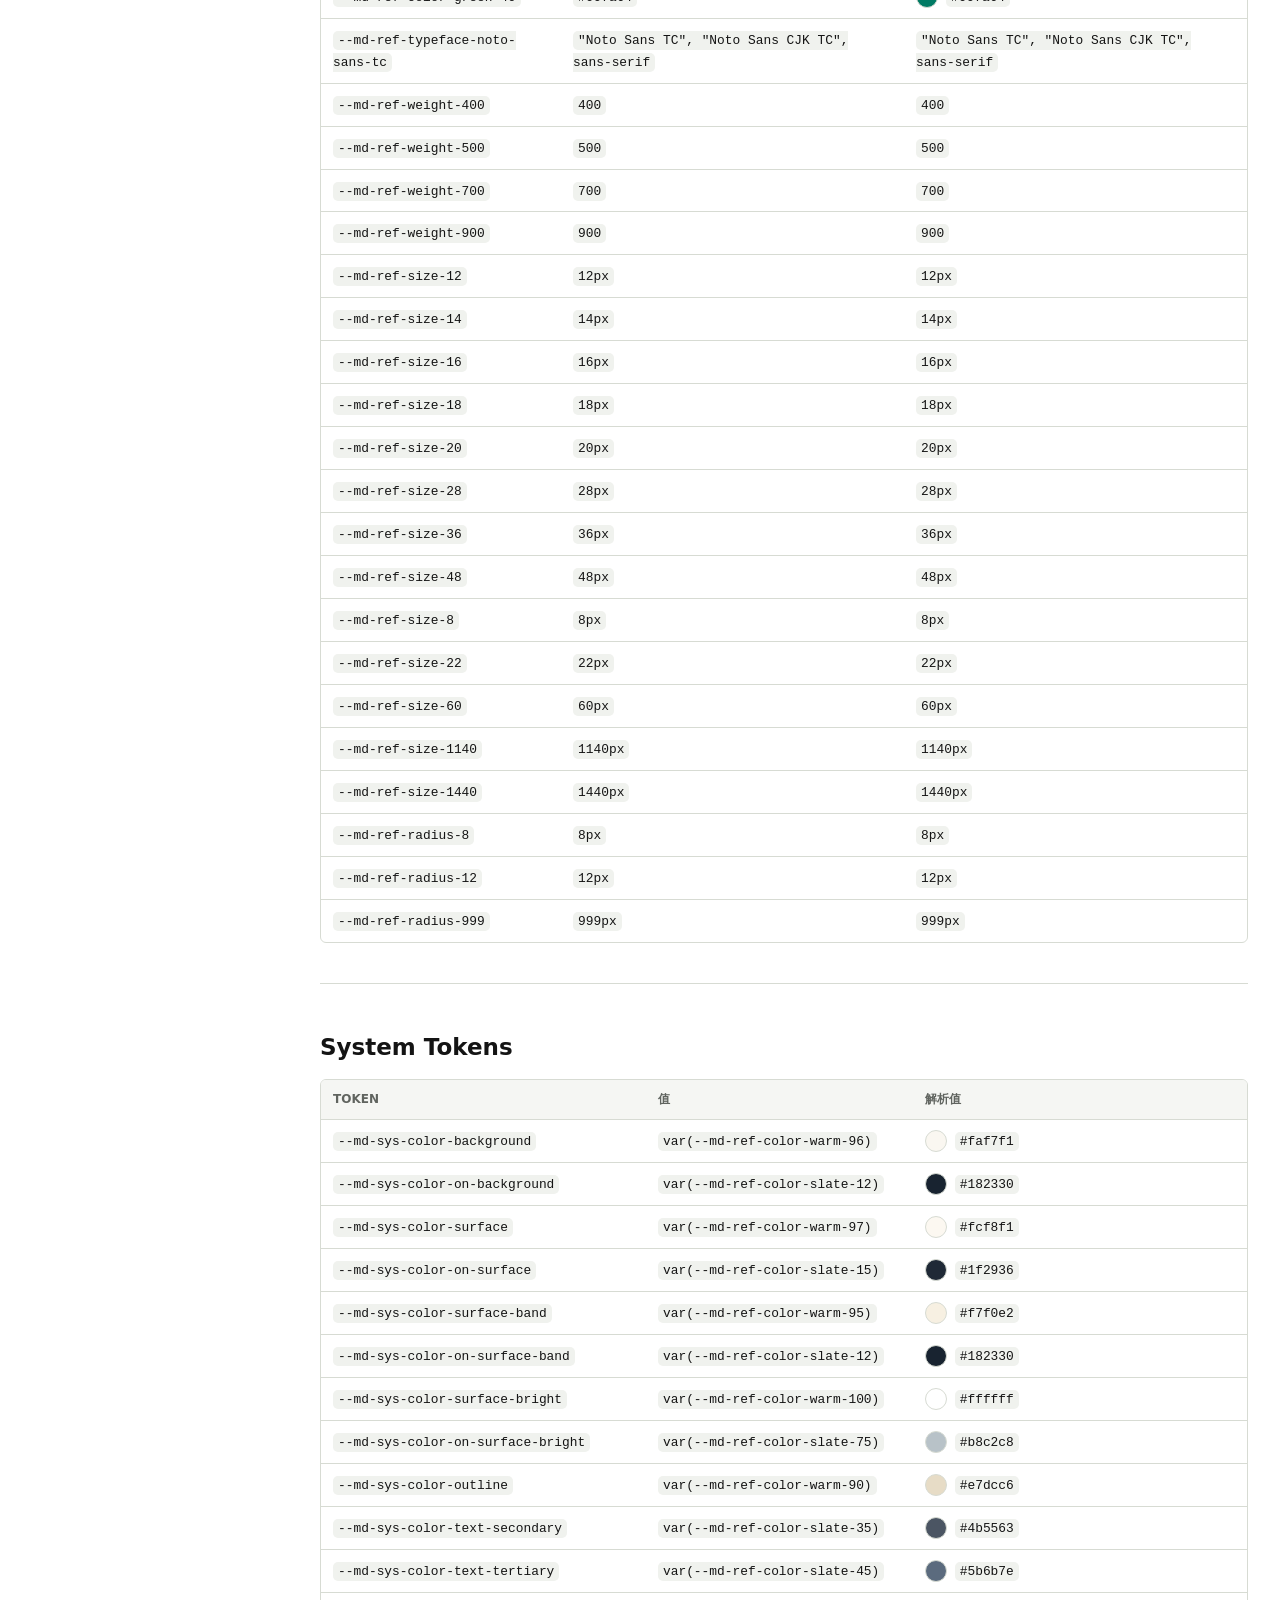
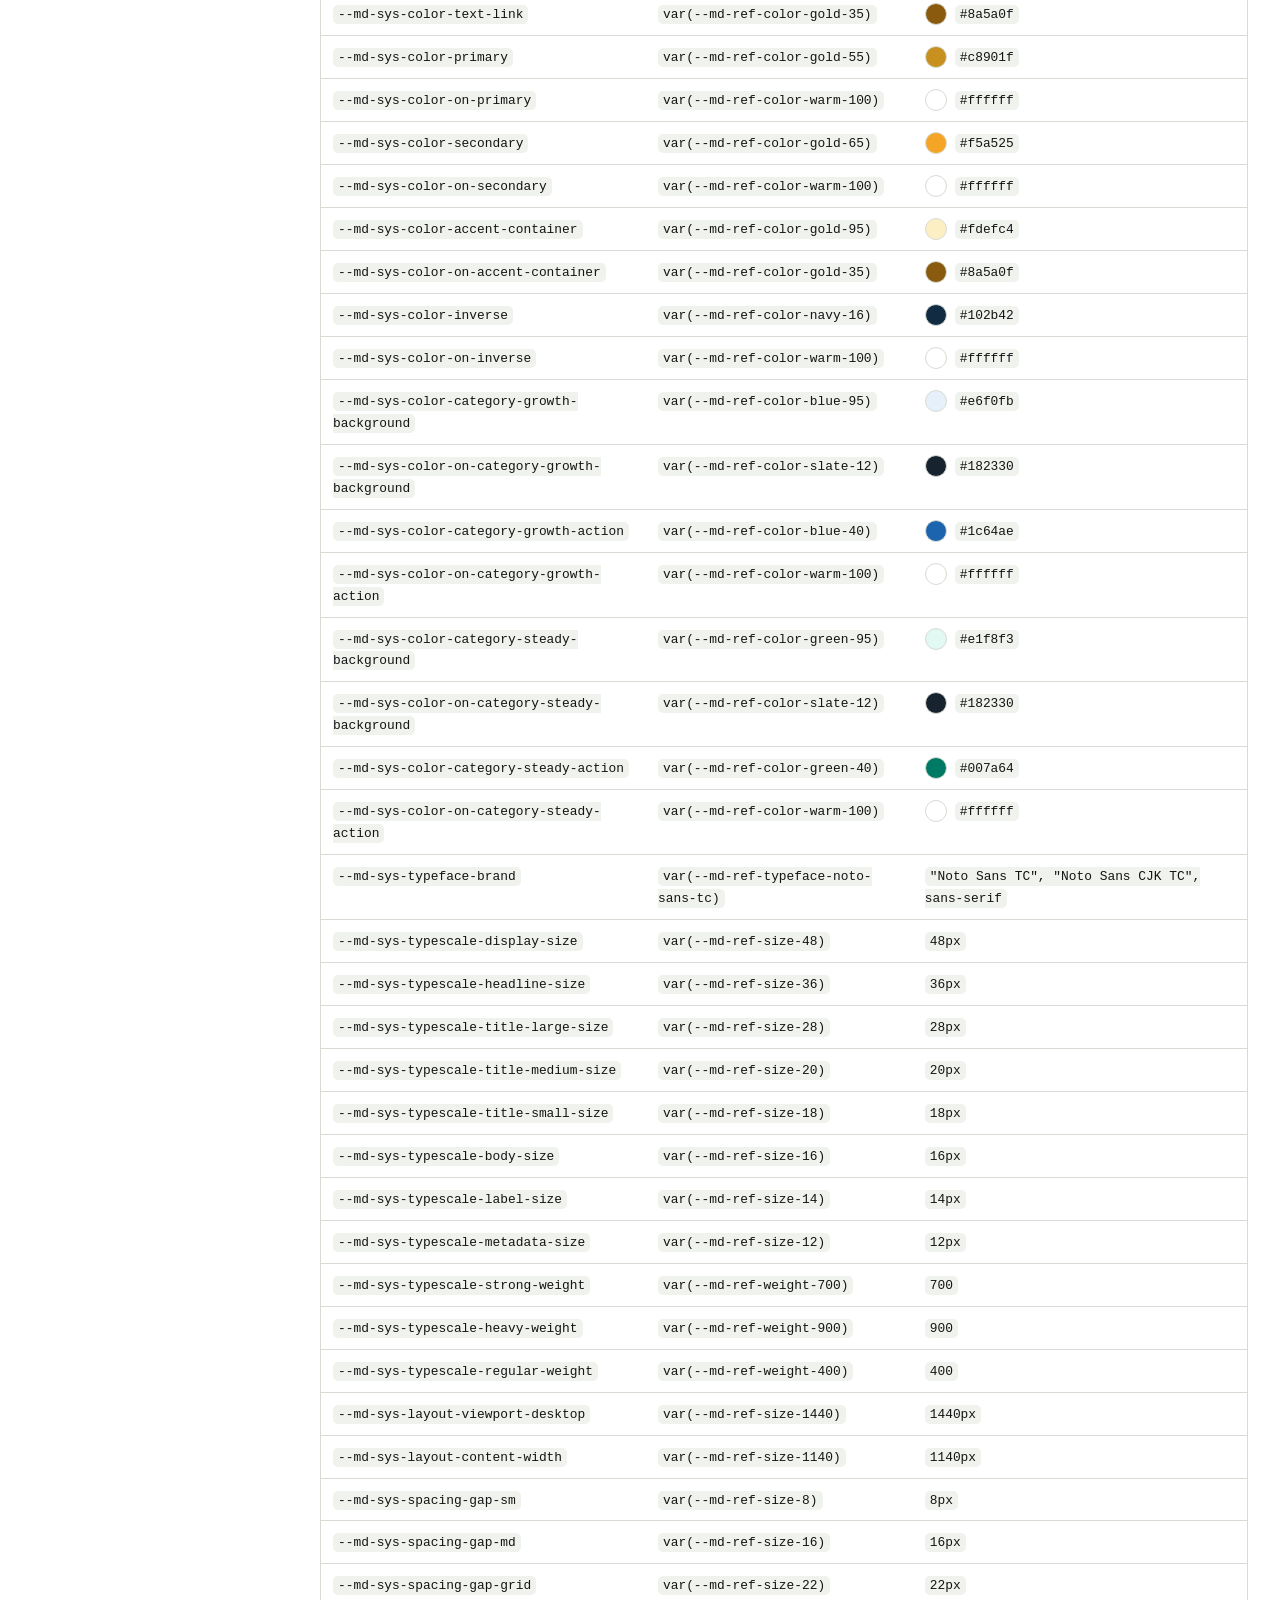
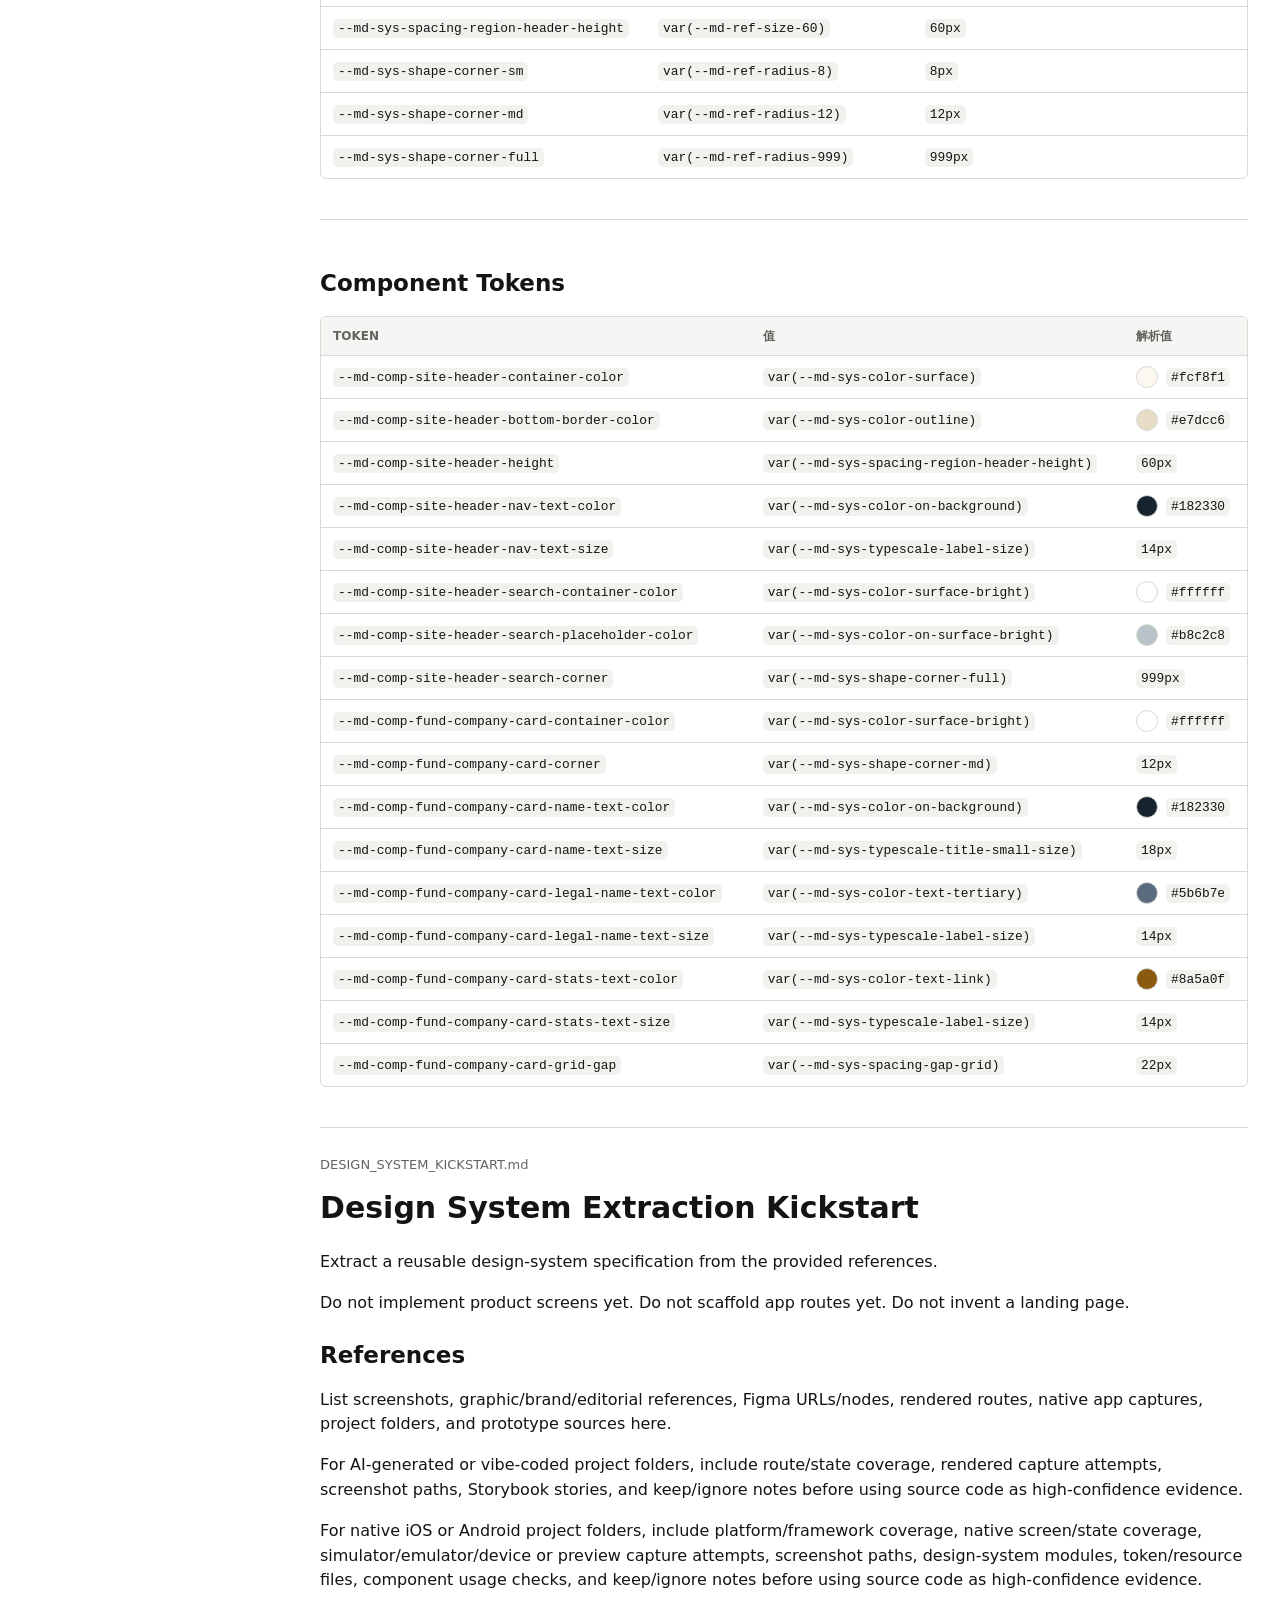
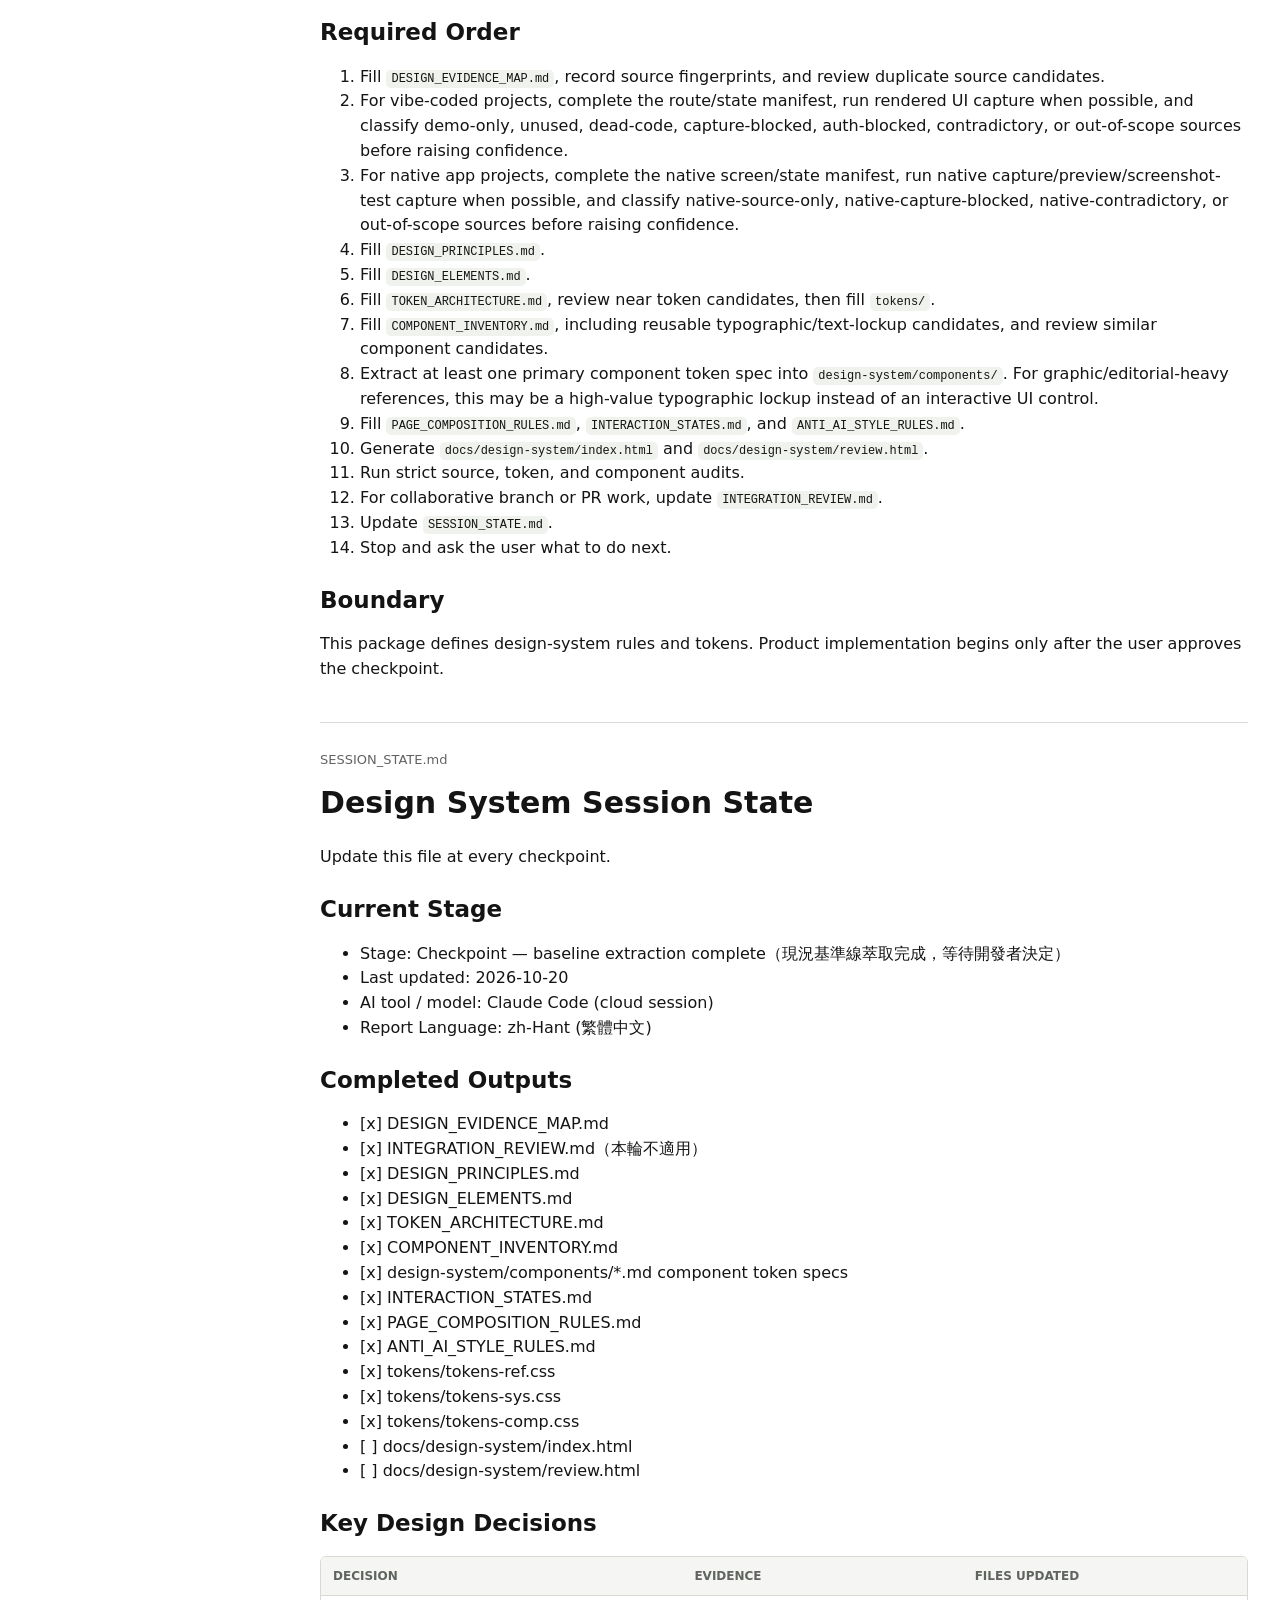
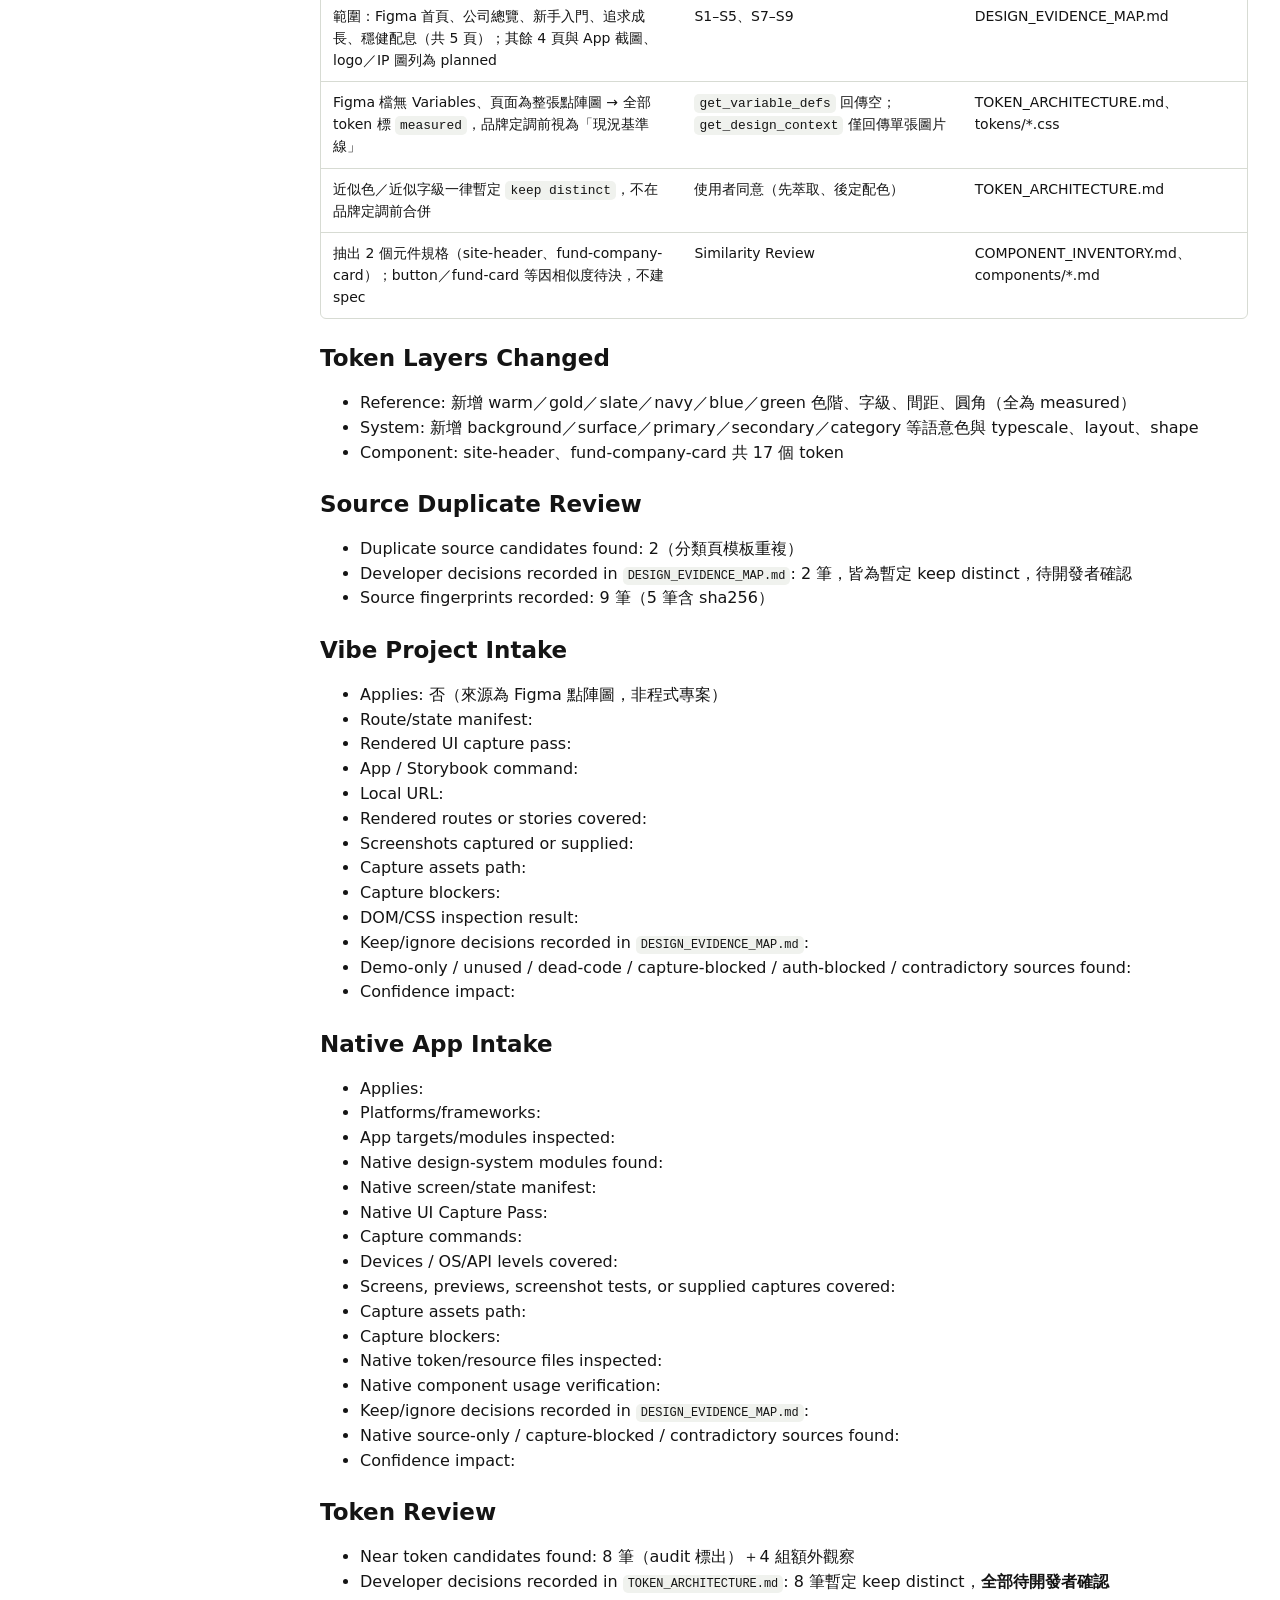
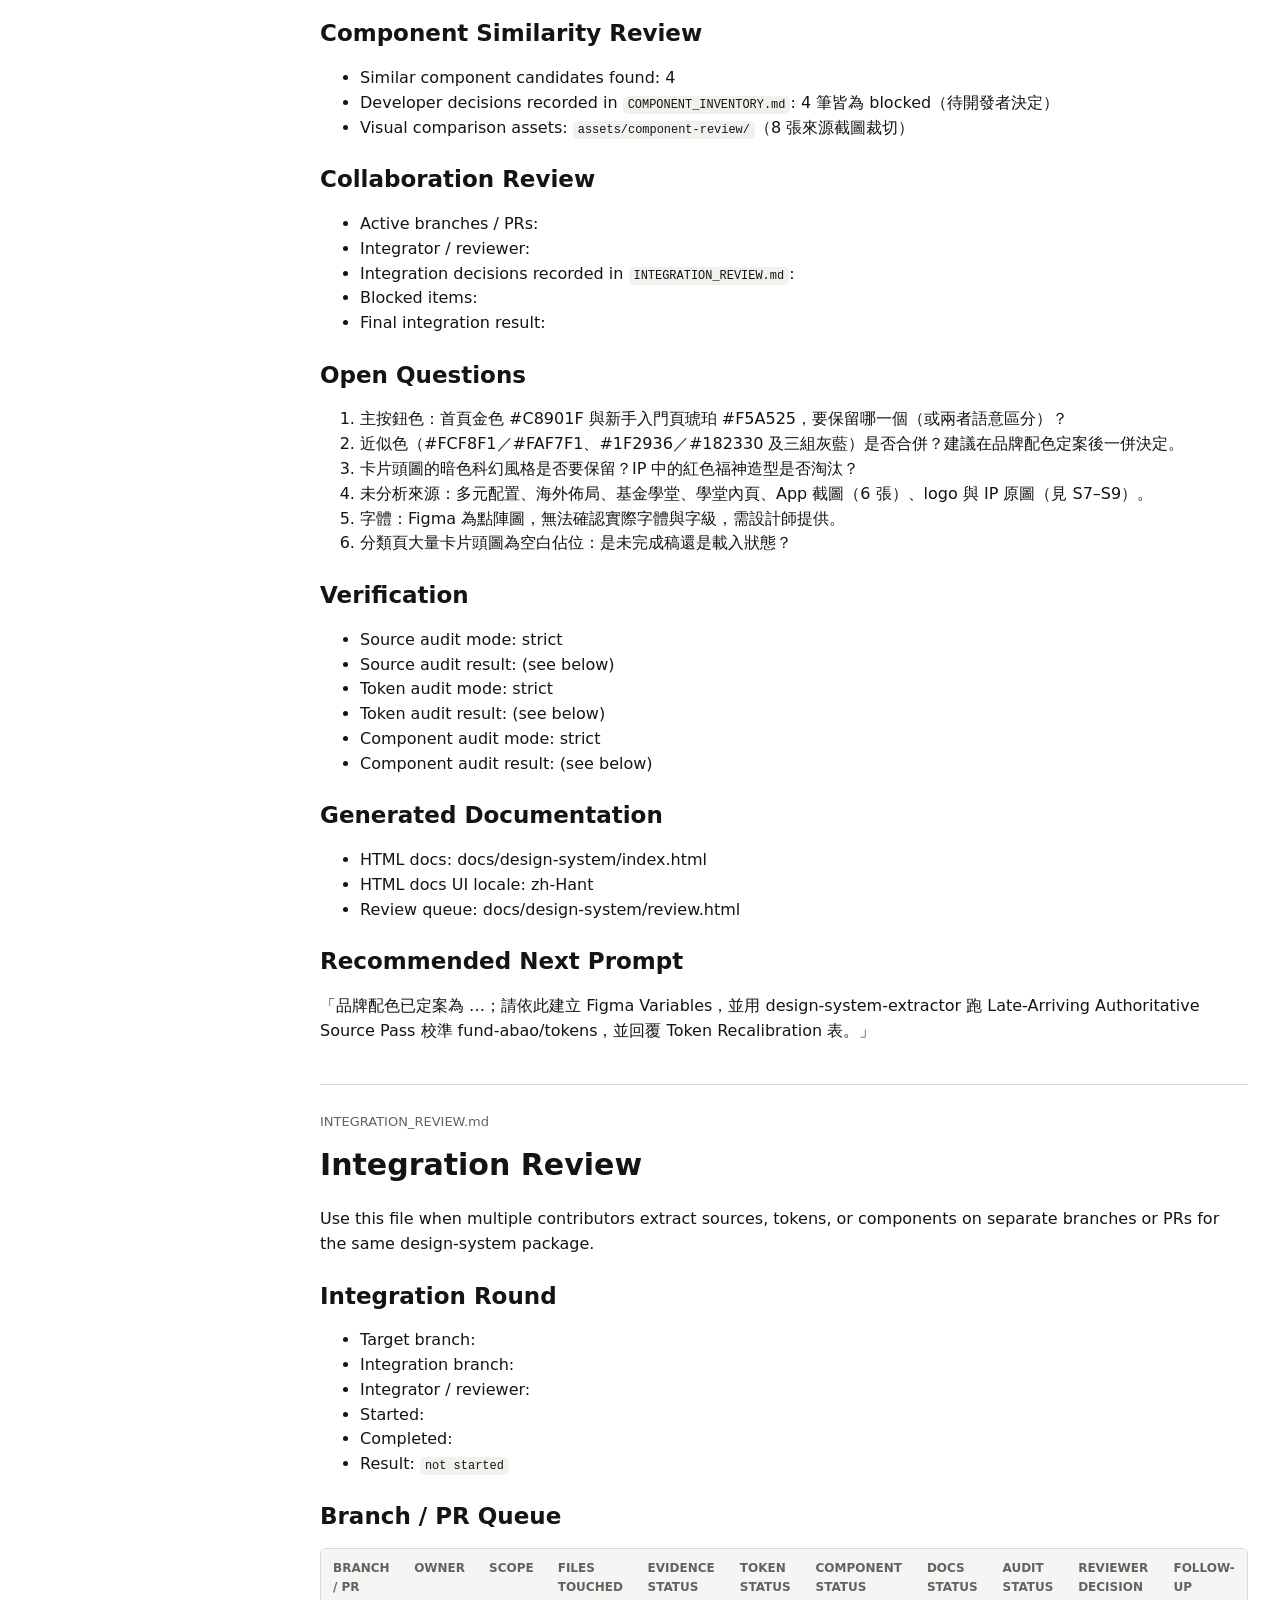
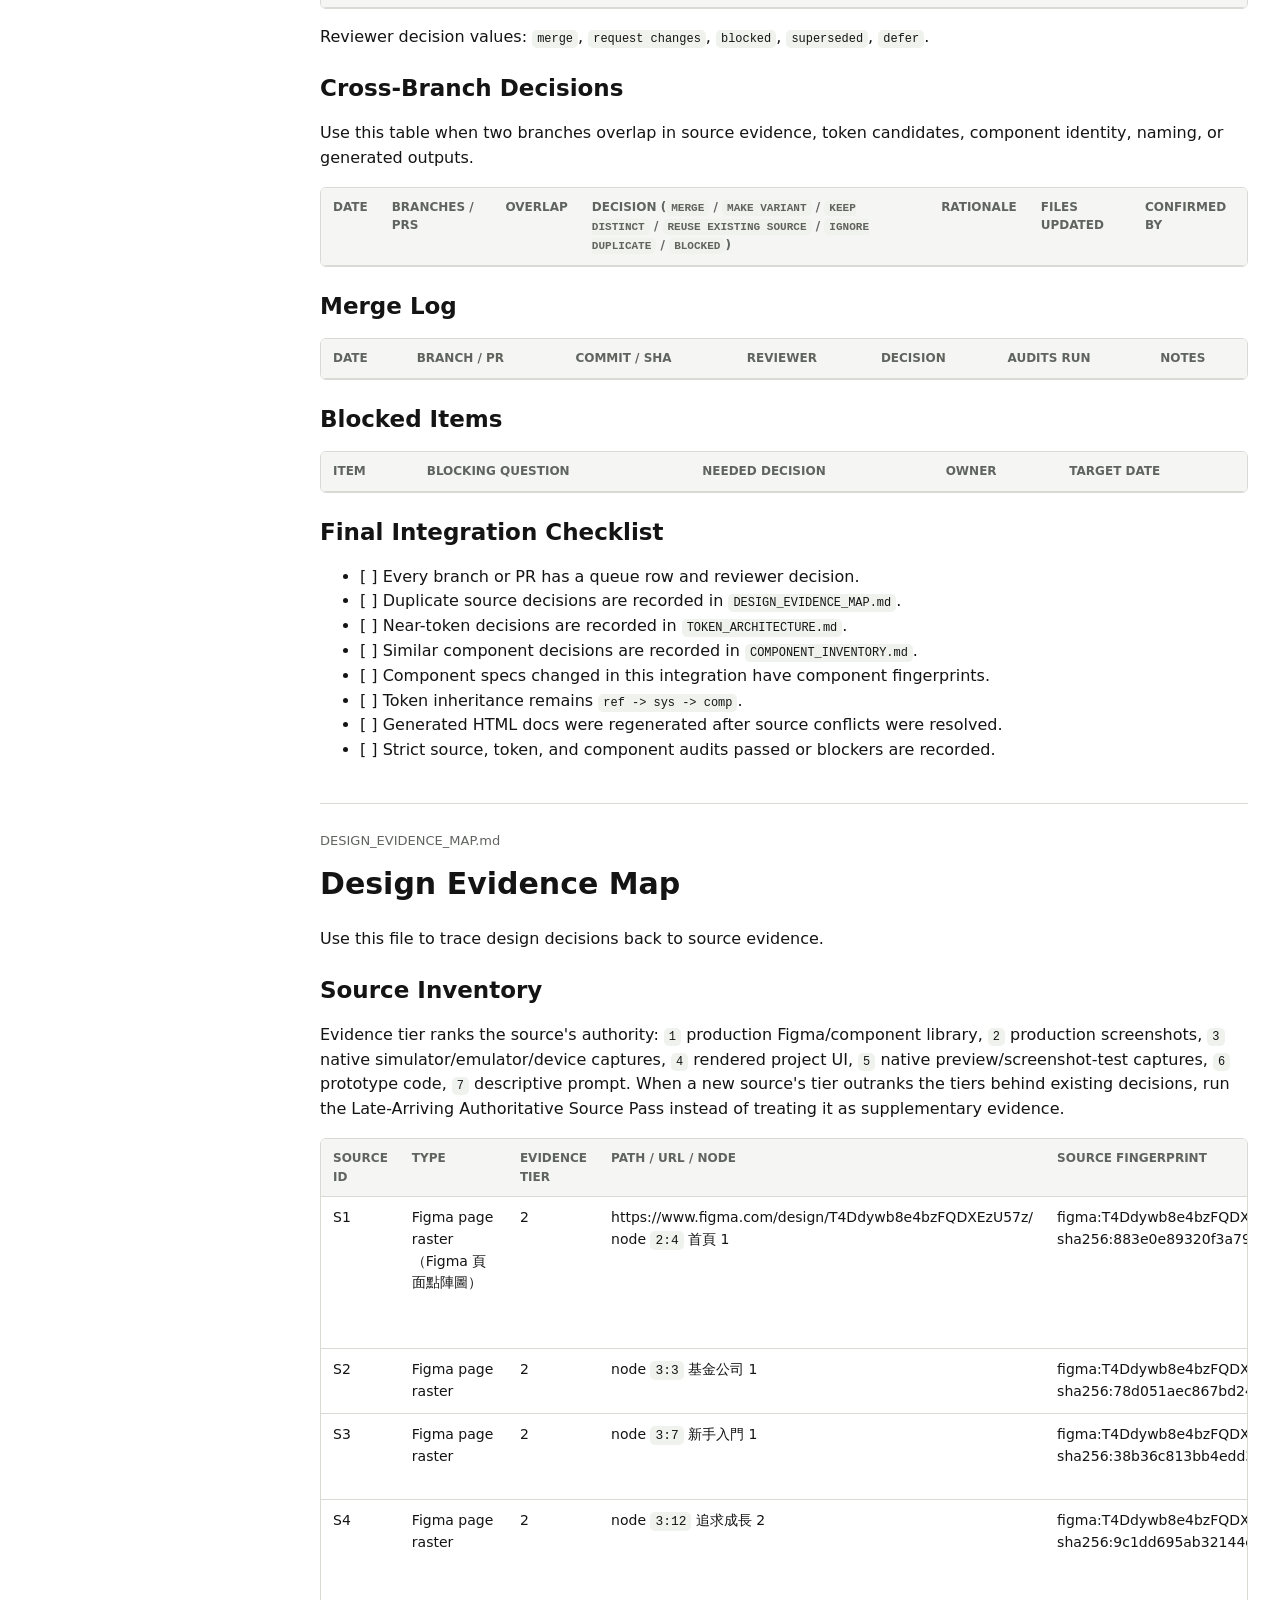
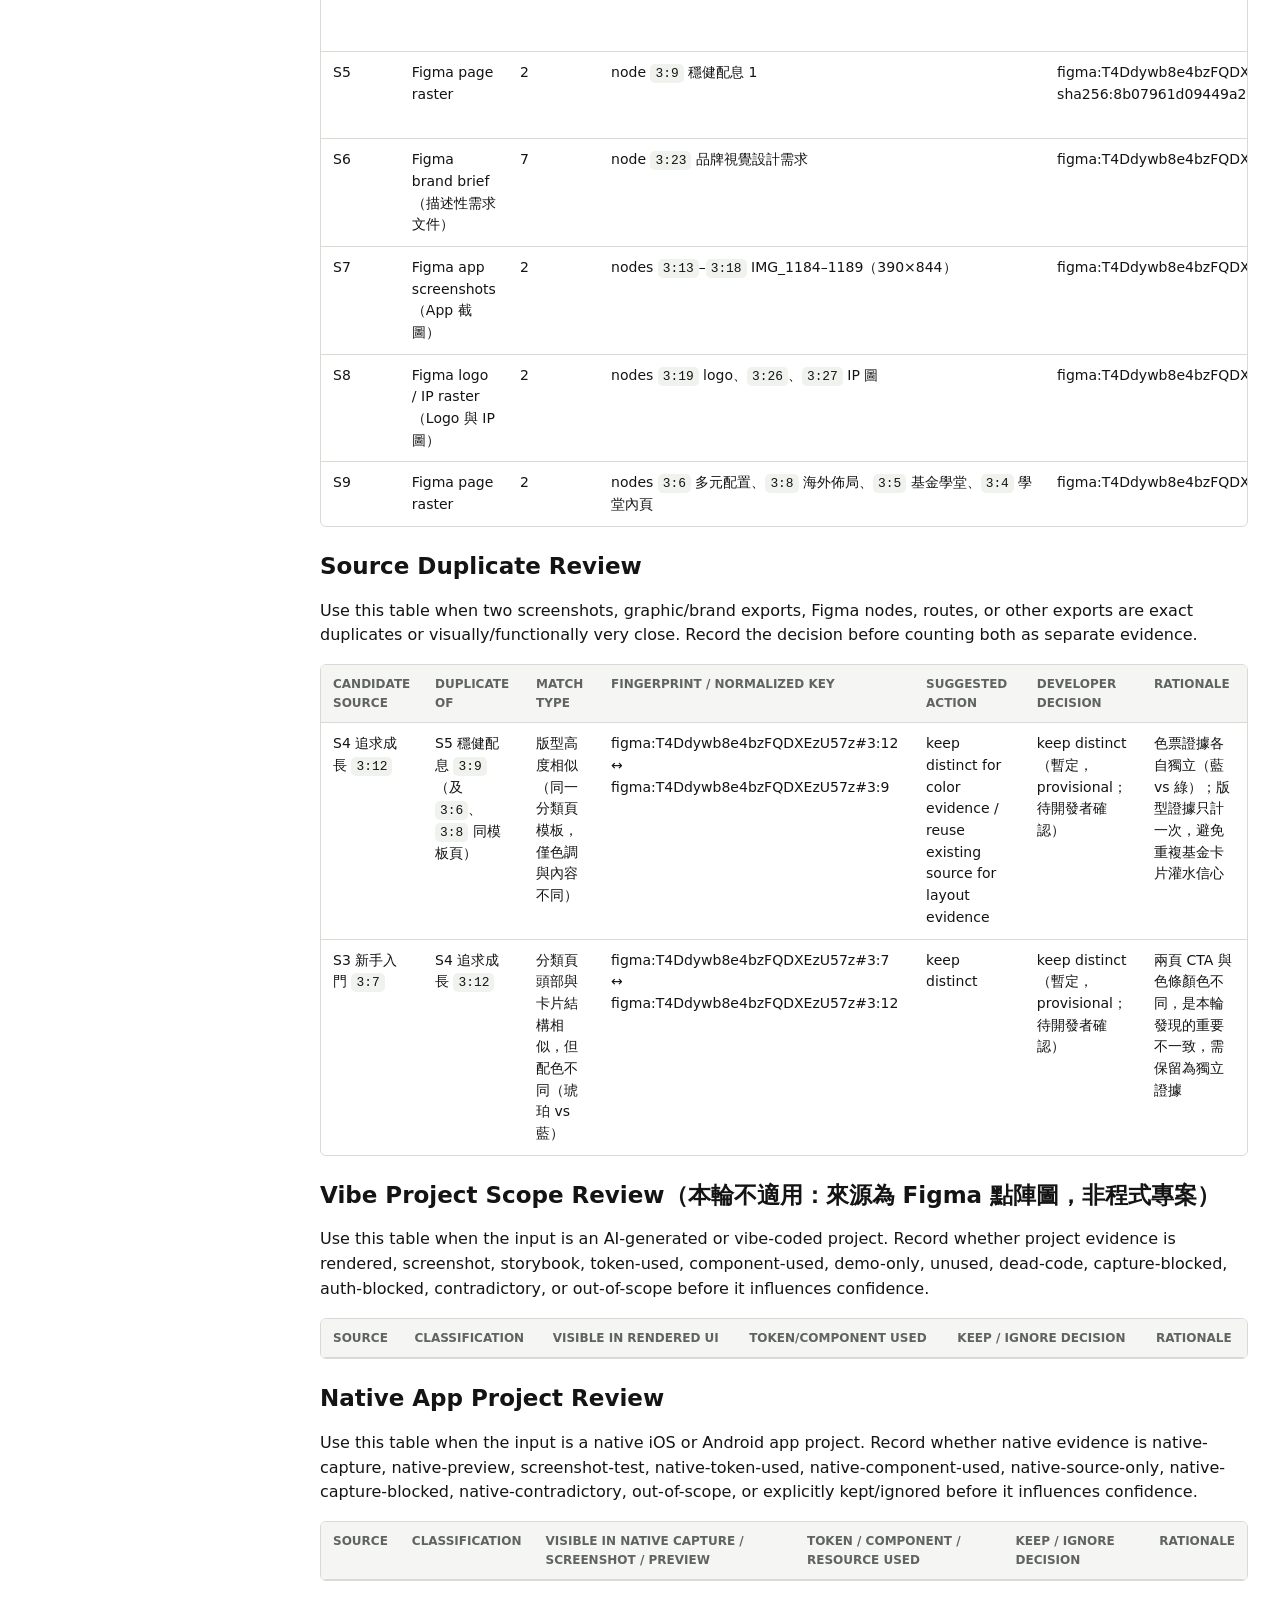
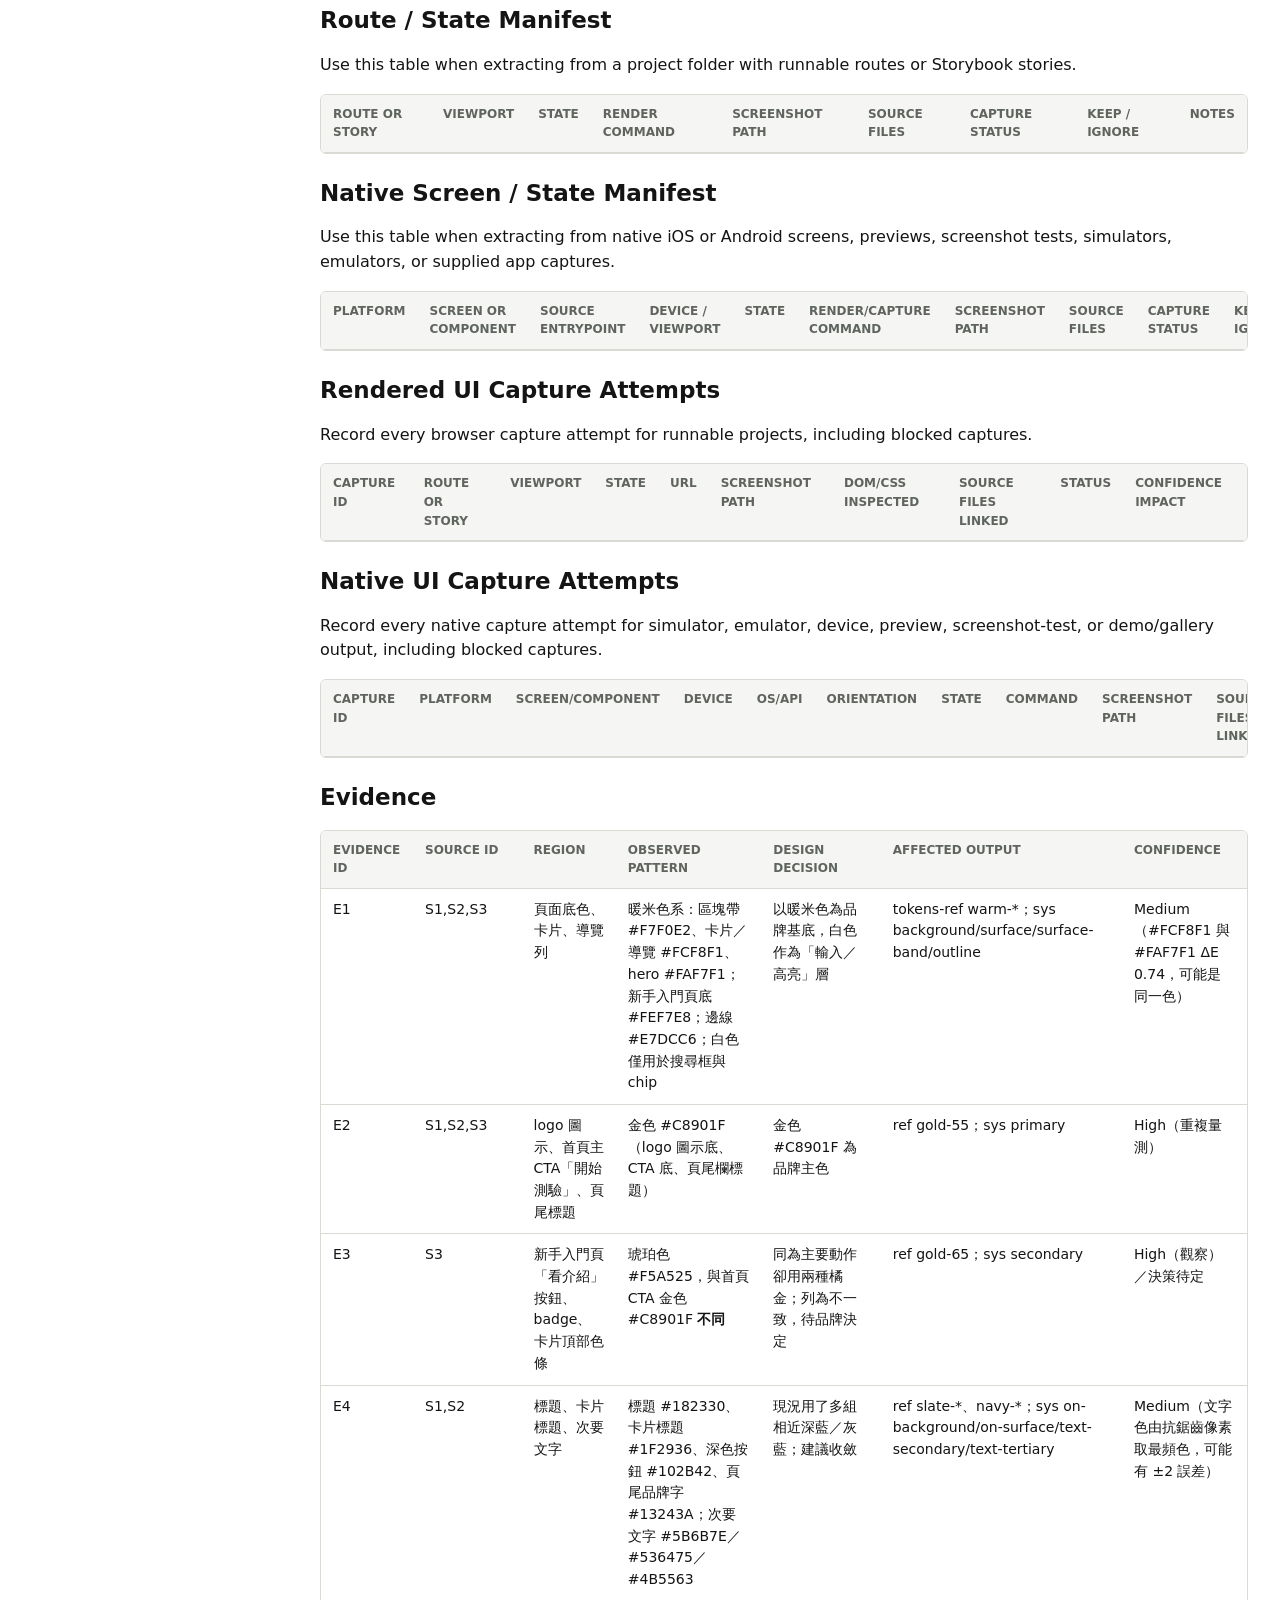
<file: fund-abao/docs/design-system/index.html>
<!doctype html>
<html lang="zh-Hant">
<head>
  <meta charset="utf-8">
  <meta name="viewport" content="width=device-width, initial-scale=1">
  <title>設計系統文件</title>
  <style>
    :root {
      color-scheme: light;
      --doc-bg: #ffffff;
      --doc-surface: #ffffff;
      --doc-surface-subtle: #f5f6f3;
      --doc-text: #141414;
      --doc-muted: #60645f;
      --doc-border: #d7dbd3;
      --doc-border-strong: #aeb5aa;
      --doc-accent: #2f5d3a;
      --doc-code-bg: #f0f2ee;
    }
    * { box-sizing: border-box; }
    body {
      margin: 0;
      background: var(--doc-bg);
      color: var(--doc-text);
      font-family: Inter, ui-sans-serif, system-ui, -apple-system, BlinkMacSystemFont, "Segoe UI", "Noto Sans TC", "Noto Sans JP", sans-serif;
      line-height: 1.55;
    }
    a { color: var(--doc-accent); }
    .layout {
      display: grid;
      grid-template-columns: 288px minmax(0, 1fr);
      min-height: 100vh;
    }
    aside {
      position: sticky;
      top: 0;
      height: 100vh;
      overflow: auto;
      padding: 28px 22px;
      border-right: 1px solid var(--doc-border);
      background: var(--doc-surface);
    }
    main {
      width: min(1160px, 100%);
      padding: 34px 32px 72px;
    }
    .brand {
      font-size: 14px;
      font-weight: 800;
      text-transform: uppercase;
      letter-spacing: 0;
      margin: 0 0 4px;
    }
    .subtitle {
      color: var(--doc-muted);
      font-size: 13px;
      margin: 0 0 24px;
    }
    nav a {
      display: block;
      padding: 7px 0;
      color: var(--doc-muted);
      text-decoration: none;
      font-size: 14px;
      font-weight: 650;
    }
    nav a:hover { color: var(--doc-text); }
    .language-nav {
      display: flex;
      flex-wrap: wrap;
      gap: 8px;
      margin: 0 0 20px;
    }
    .language-nav button {
      appearance: none;
      border: 1px solid var(--doc-border);
      border-radius: 6px;
      background: var(--doc-surface);
      padding: 6px 12px;
      color: var(--doc-muted);
      font: inherit;
      font-size: 13px;
      font-weight: 650;
      cursor: pointer;
    }
    .language-nav button:hover,
    .language-nav button:focus-visible {
      color: var(--doc-text);
      border-color: var(--doc-border-strong);
    }
    .language-nav button[aria-selected="true"] {
      background: var(--doc-surface-subtle);
      border-color: var(--doc-border-strong);
      color: var(--doc-text);
    }
    .hero {
      padding: 0 0 24px;
      border-bottom: 1px solid var(--doc-border);
      margin-bottom: 18px;
    }
    .hero h1 {
      max-width: 760px;
      font-size: 34px;
      line-height: 1.12;
      margin: 0 0 12px;
      letter-spacing: 0;
    }
    .hero p {
      max-width: 820px;
      margin: 0;
      color: var(--doc-muted);
    }
    .meta {
      display: flex;
      flex-wrap: wrap;
      gap: 8px;
      margin-top: 16px;
    }
    .pill {
      border: 1px solid var(--doc-border);
      background: var(--doc-surface);
      border-radius: 6px;
      padding: 6px 10px;
      font-size: 13px;
      color: var(--doc-muted);
    }
    .grid {
      display: grid;
      grid-template-columns: repeat(auto-fit, minmax(150px, 1fr));
      gap: 0;
      border-bottom: 1px solid var(--doc-border);
      margin-bottom: 8px;
    }
    .stat {
      padding: 14px 18px 16px;
      border-right: 1px solid var(--doc-border);
    }
    .stat:first-child { padding-left: 0; }
    .stat:last-child { border-right: 0; }
    .stat strong {
      display: block;
      font-size: 24px;
      line-height: 1;
      margin-bottom: 6px;
    }
    .stat span {
      color: var(--doc-muted);
      font-size: 13px;
    }
    .panel {
      padding: 24px 0;
      background: transparent;
      border-top: 1px solid var(--doc-border);
      margin: 0;
      overflow: hidden;
    }
    .panel h1, .panel h2, .panel h3, .panel h4 {
      letter-spacing: 0;
      line-height: 1.15;
      margin-top: 0;
    }
    .panel h1 { font-size: 30px; }
    .panel h2 { font-size: 23px; margin-top: 26px; }
    .panel h3 { font-size: 18px; margin-top: 22px; }
    .panel p, .panel li { color: var(--doc-text); }
    .muted { color: var(--doc-muted); }
    .source {
      display: inline-block;
      color: var(--doc-muted);
      font-size: 13px;
      margin-bottom: 16px;
    }
    code {
      background: var(--doc-code-bg);
      border-radius: 5px;
      padding: 2px 5px;
      font-size: 0.92em;
    }
    pre {
      overflow: auto;
      padding: 16px;
      border-radius: 8px;
      background: #1d211b;
      color: #f5f7f2;
    }
    pre code {
      background: transparent;
      color: inherit;
      padding: 0;
    }
    .table-wrap {
      overflow: auto;
      border: 1px solid var(--doc-border);
      border-radius: 6px;
      margin: 16px 0;
    }
    .doc-image {
      display: block;
      max-width: min(220px, 100%);
      max-height: 160px;
      margin: 4px 0;
      border: 1px solid var(--doc-border);
      border-radius: 6px;
      background: var(--doc-surface);
      object-fit: contain;
    }
    table {
      width: 100%;
      border-collapse: collapse;
      min-width: 680px;
    }
    th, td {
      border-bottom: 1px solid var(--doc-border);
      padding: 10px 12px;
      text-align: left;
      vertical-align: top;
      font-size: 14px;
    }
    th {
      background: var(--doc-surface-subtle);
      color: var(--doc-muted);
      font-size: 12px;
      text-transform: uppercase;
      letter-spacing: 0;
    }
    tr:last-child td { border-bottom: 0; }
    .swatch {
      display: inline-block;
      width: 22px;
      height: 22px;
      border-radius: 50%;
      border: 1px solid var(--doc-border);
      margin-right: 8px;
      vertical-align: middle;
    }
    @media (max-width: 860px) {
      .layout { display: block; }
      aside {
        position: relative;
        height: auto;
        border-right: 0;
        border-bottom: 1px solid var(--doc-border);
      }
      main { padding: 24px 16px 56px; }
      .grid { grid-template-columns: 1fr; }
      .stat,
      .stat + .stat,
      .stat:last-child {
        border-right: 0;
        border-top: 1px solid var(--doc-border);
        padding: 14px 0;
      }
      .hero { padding-bottom: 20px; }
      .panel { padding: 22px 0; }
    }
  </style>
</head>
<body>
  <div class="layout">
    <aside>
      <p class="brand" data-i18n="brand">設計系統</p>
      <p class="subtitle" data-i18n="subtitle">自動產生文件</p>
      <div class="language-nav" role="tablist" aria-label="語言">
        <button type="button" role="tab" data-language-button="zh-Hant" aria-selected="true">繁中</button>
        <button type="button" role="tab" data-language-button="en" aria-selected="false">EN</button>
        <button type="button" role="tab" data-language-button="ja" aria-selected="false">日本語</button>
      </div>
      <nav>
        <a href="#overview" data-i18n="navOverview">總覽</a><a href="#tokens" data-i18n="navTokens">Tokens</a><a href="review.html" data-i18n="navReviewQueue">審查佇列</a><a href="#doc-design-system-kickstart-md" data-i18n="docKickstart">Kickstart</a><a href="#doc-session-state-md" data-i18n="docSessionState">Session 狀態</a><a href="#doc-integration-review-md" data-i18n="docIntegrationReview">整併審查</a><a href="#doc-design-evidence-map-md" data-i18n="docEvidenceMap">設計證據對照</a><a href="#doc-design-principles-md" data-i18n="docDesignPrinciples">設計原則</a><a href="#doc-design-elements-md" data-i18n="docDesignElements">設計元素</a><a href="#doc-token-architecture-md" data-i18n="docTokenArchitecture">Token 架構</a><a href="#doc-component-inventory-md" data-i18n="docComponentInventory">元件盤點</a><a href="#doc-component-spec-template-md" data-i18n="docComponentSpecTemplate">元件規格範本</a><a href="#doc-interaction-states-md" data-i18n="docInteractionStates">互動狀態</a><a href="#doc-page-composition-rules-md" data-i18n="docPageComposition">頁面組成</a><a href="#doc-anti-ai-style-rules-md" data-i18n="docAntiAiStyleRules">Anti-AI 風格規則</a><a href="#doc-components-fund-company-card-md" data-i18n-template="component" data-i18n-name="Fund Company Card">元件：Fund Company Card</a><a href="#doc-components-site-header-md" data-i18n-template="component" data-i18n-name="Site Header">元件：Site Header</a>
      </nav>
    </aside>
    <main>
      <section class="hero" id="overview">
        <h1 data-i18n="heroTitle">設計系統文件</h1>
        <p data-i18n="heroLead" data-i18n-html="true">此靜態參考文件由 <code>design-system/</code> Markdown 與 <code>tokens/</code> CSS 自訂屬性自動產生。</p>
        <div class="meta">
          <span class="pill"><span data-i18n="pillGenerated">產生時間</span> 2026-10-20T09:19:45.389Z</span>
          <span class="pill">14 <span data-i18n="pillDocuments">份文件</span></span>
          <span class="pill">114 <span data-i18n="pillTokens">個 tokens</span></span>
        </div>
      </section>

      <section class="grid" aria-label="文件摘要">
        <div class="stat"><strong>14</strong><span data-i18n="statDocuments">設計系統文件</span></div>
        <div class="stat"><strong>114</strong><span data-i18n="statTokens">Token 總數</span></div>
        <div class="stat"><strong>48</strong><span data-i18n="statTokenRef">Reference tokens</span></div>
        <div class="stat"><strong>49</strong><span data-i18n="statTokenSys">System tokens</span></div>
        <div class="stat"><strong>17</strong><span data-i18n="statTokenComp">Component tokens</span></div>
        <div class="stat"><strong>0</strong><span data-i18n="statMissing">缺少預期文件</span></div>
      </section>

      <section id="tokens">
        <section class="panel" id="ref">
    <h2 data-i18n="tokenRef">Reference Tokens</h2>
    <div class="table-wrap"><table>
      <thead><tr>
        <th data-i18n="tokenColumnName">Token</th>
        <th data-i18n="tokenColumnValue">值</th>
        <th data-i18n="tokenColumnResolved">解析值</th>
      </tr></thead>
      <tbody><tr>
        <td><code>--md-ref-color-warm-100</code></td>
        <td><code>#ffffff</code></td>
        <td><span class="swatch" style="background:#ffffff"></span><code>#ffffff</code></td>
      </tr><tr>
        <td><code>--md-ref-color-warm-98</code></td>
        <td><code>#fef7e8</code></td>
        <td><span class="swatch" style="background:#fef7e8"></span><code>#fef7e8</code></td>
      </tr><tr>
        <td><code>--md-ref-color-warm-97</code></td>
        <td><code>#fcf8f1</code></td>
        <td><span class="swatch" style="background:#fcf8f1"></span><code>#fcf8f1</code></td>
      </tr><tr>
        <td><code>--md-ref-color-warm-96</code></td>
        <td><code>#faf7f1</code></td>
        <td><span class="swatch" style="background:#faf7f1"></span><code>#faf7f1</code></td>
      </tr><tr>
        <td><code>--md-ref-color-warm-95</code></td>
        <td><code>#f7f0e2</code></td>
        <td><span class="swatch" style="background:#f7f0e2"></span><code>#f7f0e2</code></td>
      </tr><tr>
        <td><code>--md-ref-color-warm-90</code></td>
        <td><code>#e7dcc6</code></td>
        <td><span class="swatch" style="background:#e7dcc6"></span><code>#e7dcc6</code></td>
      </tr><tr>
        <td><code>--md-ref-color-gold-98</code></td>
        <td><code>#fef1cf</code></td>
        <td><span class="swatch" style="background:#fef1cf"></span><code>#fef1cf</code></td>
      </tr><tr>
        <td><code>--md-ref-color-gold-95</code></td>
        <td><code>#fdefc4</code></td>
        <td><span class="swatch" style="background:#fdefc4"></span><code>#fdefc4</code></td>
      </tr><tr>
        <td><code>--md-ref-color-gold-90</code></td>
        <td><code>#f7e5be</code></td>
        <td><span class="swatch" style="background:#f7e5be"></span><code>#f7e5be</code></td>
      </tr><tr>
        <td><code>--md-ref-color-gold-65</code></td>
        <td><code>#f5a525</code></td>
        <td><span class="swatch" style="background:#f5a525"></span><code>#f5a525</code></td>
      </tr><tr>
        <td><code>--md-ref-color-gold-55</code></td>
        <td><code>#c8901f</code></td>
        <td><span class="swatch" style="background:#c8901f"></span><code>#c8901f</code></td>
      </tr><tr>
        <td><code>--md-ref-color-gold-35</code></td>
        <td><code>#8a5a0f</code></td>
        <td><span class="swatch" style="background:#8a5a0f"></span><code>#8a5a0f</code></td>
      </tr><tr>
        <td><code>--md-ref-color-gold-15</code></td>
        <td><code>#3d2a0f</code></td>
        <td><span class="swatch" style="background:#3d2a0f"></span><code>#3d2a0f</code></td>
      </tr><tr>
        <td><code>--md-ref-color-slate-75</code></td>
        <td><code>#b8c2c8</code></td>
        <td><span class="swatch" style="background:#b8c2c8"></span><code>#b8c2c8</code></td>
      </tr><tr>
        <td><code>--md-ref-color-slate-45</code></td>
        <td><code>#5b6b7e</code></td>
        <td><span class="swatch" style="background:#5b6b7e"></span><code>#5b6b7e</code></td>
      </tr><tr>
        <td><code>--md-ref-color-slate-42</code></td>
        <td><code>#536475</code></td>
        <td><span class="swatch" style="background:#536475"></span><code>#536475</code></td>
      </tr><tr>
        <td><code>--md-ref-color-slate-35</code></td>
        <td><code>#4b5563</code></td>
        <td><span class="swatch" style="background:#4b5563"></span><code>#4b5563</code></td>
      </tr><tr>
        <td><code>--md-ref-color-slate-15</code></td>
        <td><code>#1f2936</code></td>
        <td><span class="swatch" style="background:#1f2936"></span><code>#1f2936</code></td>
      </tr><tr>
        <td><code>--md-ref-color-slate-12</code></td>
        <td><code>#182330</code></td>
        <td><span class="swatch" style="background:#182330"></span><code>#182330</code></td>
      </tr><tr>
        <td><code>--md-ref-color-navy-16</code></td>
        <td><code>#102b42</code></td>
        <td><span class="swatch" style="background:#102b42"></span><code>#102b42</code></td>
      </tr><tr>
        <td><code>--md-ref-color-navy-12</code></td>
        <td><code>#13243a</code></td>
        <td><span class="swatch" style="background:#13243a"></span><code>#13243a</code></td>
      </tr><tr>
        <td><code>--md-ref-color-blue-95</code></td>
        <td><code>#e6f0fb</code></td>
        <td><span class="swatch" style="background:#e6f0fb"></span><code>#e6f0fb</code></td>
      </tr><tr>
        <td><code>--md-ref-color-blue-90</code></td>
        <td><code>#d8e9f8</code></td>
        <td><span class="swatch" style="background:#d8e9f8"></span><code>#d8e9f8</code></td>
      </tr><tr>
        <td><code>--md-ref-color-blue-40</code></td>
        <td><code>#1c64ae</code></td>
        <td><span class="swatch" style="background:#1c64ae"></span><code>#1c64ae</code></td>
      </tr><tr>
        <td><code>--md-ref-color-green-95</code></td>
        <td><code>#e1f8f3</code></td>
        <td><span class="swatch" style="background:#e1f8f3"></span><code>#e1f8f3</code></td>
      </tr><tr>
        <td><code>--md-ref-color-green-85</code></td>
        <td><code>#bbede0</code></td>
        <td><span class="swatch" style="background:#bbede0"></span><code>#bbede0</code></td>
      </tr><tr>
        <td><code>--md-ref-color-green-40</code></td>
        <td><code>#007a64</code></td>
        <td><span class="swatch" style="background:#007a64"></span><code>#007a64</code></td>
      </tr><tr>
        <td><code>--md-ref-typeface-noto-sans-tc</code></td>
        <td><code>&quot;Noto Sans TC&quot;, &quot;Noto Sans CJK TC&quot;, sans-serif</code></td>
        <td><code>&quot;Noto Sans TC&quot;, &quot;Noto Sans CJK TC&quot;, sans-serif</code></td>
      </tr><tr>
        <td><code>--md-ref-weight-400</code></td>
        <td><code>400</code></td>
        <td><code>400</code></td>
      </tr><tr>
        <td><code>--md-ref-weight-500</code></td>
        <td><code>500</code></td>
        <td><code>500</code></td>
      </tr><tr>
        <td><code>--md-ref-weight-700</code></td>
        <td><code>700</code></td>
        <td><code>700</code></td>
      </tr><tr>
        <td><code>--md-ref-weight-900</code></td>
        <td><code>900</code></td>
        <td><code>900</code></td>
      </tr><tr>
        <td><code>--md-ref-size-12</code></td>
        <td><code>12px</code></td>
        <td><code>12px</code></td>
      </tr><tr>
        <td><code>--md-ref-size-14</code></td>
        <td><code>14px</code></td>
        <td><code>14px</code></td>
      </tr><tr>
        <td><code>--md-ref-size-16</code></td>
        <td><code>16px</code></td>
        <td><code>16px</code></td>
      </tr><tr>
        <td><code>--md-ref-size-18</code></td>
        <td><code>18px</code></td>
        <td><code>18px</code></td>
      </tr><tr>
        <td><code>--md-ref-size-20</code></td>
        <td><code>20px</code></td>
        <td><code>20px</code></td>
      </tr><tr>
        <td><code>--md-ref-size-28</code></td>
        <td><code>28px</code></td>
        <td><code>28px</code></td>
      </tr><tr>
        <td><code>--md-ref-size-36</code></td>
        <td><code>36px</code></td>
        <td><code>36px</code></td>
      </tr><tr>
        <td><code>--md-ref-size-48</code></td>
        <td><code>48px</code></td>
        <td><code>48px</code></td>
      </tr><tr>
        <td><code>--md-ref-size-8</code></td>
        <td><code>8px</code></td>
        <td><code>8px</code></td>
      </tr><tr>
        <td><code>--md-ref-size-22</code></td>
        <td><code>22px</code></td>
        <td><code>22px</code></td>
      </tr><tr>
        <td><code>--md-ref-size-60</code></td>
        <td><code>60px</code></td>
        <td><code>60px</code></td>
      </tr><tr>
        <td><code>--md-ref-size-1140</code></td>
        <td><code>1140px</code></td>
        <td><code>1140px</code></td>
      </tr><tr>
        <td><code>--md-ref-size-1440</code></td>
        <td><code>1440px</code></td>
        <td><code>1440px</code></td>
      </tr><tr>
        <td><code>--md-ref-radius-8</code></td>
        <td><code>8px</code></td>
        <td><code>8px</code></td>
      </tr><tr>
        <td><code>--md-ref-radius-12</code></td>
        <td><code>12px</code></td>
        <td><code>12px</code></td>
      </tr><tr>
        <td><code>--md-ref-radius-999</code></td>
        <td><code>999px</code></td>
        <td><code>999px</code></td>
      </tr></tbody>
    </table></div>
  </section>
<section class="panel" id="sys">
    <h2 data-i18n="tokenSys">System Tokens</h2>
    <div class="table-wrap"><table>
      <thead><tr>
        <th data-i18n="tokenColumnName">Token</th>
        <th data-i18n="tokenColumnValue">值</th>
        <th data-i18n="tokenColumnResolved">解析值</th>
      </tr></thead>
      <tbody><tr>
        <td><code>--md-sys-color-background</code></td>
        <td><code>var(--md-ref-color-warm-96)</code></td>
        <td><span class="swatch" style="background:#faf7f1"></span><code>#faf7f1</code></td>
      </tr><tr>
        <td><code>--md-sys-color-on-background</code></td>
        <td><code>var(--md-ref-color-slate-12)</code></td>
        <td><span class="swatch" style="background:#182330"></span><code>#182330</code></td>
      </tr><tr>
        <td><code>--md-sys-color-surface</code></td>
        <td><code>var(--md-ref-color-warm-97)</code></td>
        <td><span class="swatch" style="background:#fcf8f1"></span><code>#fcf8f1</code></td>
      </tr><tr>
        <td><code>--md-sys-color-on-surface</code></td>
        <td><code>var(--md-ref-color-slate-15)</code></td>
        <td><span class="swatch" style="background:#1f2936"></span><code>#1f2936</code></td>
      </tr><tr>
        <td><code>--md-sys-color-surface-band</code></td>
        <td><code>var(--md-ref-color-warm-95)</code></td>
        <td><span class="swatch" style="background:#f7f0e2"></span><code>#f7f0e2</code></td>
      </tr><tr>
        <td><code>--md-sys-color-on-surface-band</code></td>
        <td><code>var(--md-ref-color-slate-12)</code></td>
        <td><span class="swatch" style="background:#182330"></span><code>#182330</code></td>
      </tr><tr>
        <td><code>--md-sys-color-surface-bright</code></td>
        <td><code>var(--md-ref-color-warm-100)</code></td>
        <td><span class="swatch" style="background:#ffffff"></span><code>#ffffff</code></td>
      </tr><tr>
        <td><code>--md-sys-color-on-surface-bright</code></td>
        <td><code>var(--md-ref-color-slate-75)</code></td>
        <td><span class="swatch" style="background:#b8c2c8"></span><code>#b8c2c8</code></td>
      </tr><tr>
        <td><code>--md-sys-color-outline</code></td>
        <td><code>var(--md-ref-color-warm-90)</code></td>
        <td><span class="swatch" style="background:#e7dcc6"></span><code>#e7dcc6</code></td>
      </tr><tr>
        <td><code>--md-sys-color-text-secondary</code></td>
        <td><code>var(--md-ref-color-slate-35)</code></td>
        <td><span class="swatch" style="background:#4b5563"></span><code>#4b5563</code></td>
      </tr><tr>
        <td><code>--md-sys-color-text-tertiary</code></td>
        <td><code>var(--md-ref-color-slate-45)</code></td>
        <td><span class="swatch" style="background:#5b6b7e"></span><code>#5b6b7e</code></td>
      </tr><tr>
        <td><code>--md-sys-color-text-link</code></td>
        <td><code>var(--md-ref-color-gold-35)</code></td>
        <td><span class="swatch" style="background:#8a5a0f"></span><code>#8a5a0f</code></td>
      </tr><tr>
        <td><code>--md-sys-color-primary</code></td>
        <td><code>var(--md-ref-color-gold-55)</code></td>
        <td><span class="swatch" style="background:#c8901f"></span><code>#c8901f</code></td>
      </tr><tr>
        <td><code>--md-sys-color-on-primary</code></td>
        <td><code>var(--md-ref-color-warm-100)</code></td>
        <td><span class="swatch" style="background:#ffffff"></span><code>#ffffff</code></td>
      </tr><tr>
        <td><code>--md-sys-color-secondary</code></td>
        <td><code>var(--md-ref-color-gold-65)</code></td>
        <td><span class="swatch" style="background:#f5a525"></span><code>#f5a525</code></td>
      </tr><tr>
        <td><code>--md-sys-color-on-secondary</code></td>
        <td><code>var(--md-ref-color-warm-100)</code></td>
        <td><span class="swatch" style="background:#ffffff"></span><code>#ffffff</code></td>
      </tr><tr>
        <td><code>--md-sys-color-accent-container</code></td>
        <td><code>var(--md-ref-color-gold-95)</code></td>
        <td><span class="swatch" style="background:#fdefc4"></span><code>#fdefc4</code></td>
      </tr><tr>
        <td><code>--md-sys-color-on-accent-container</code></td>
        <td><code>var(--md-ref-color-gold-35)</code></td>
        <td><span class="swatch" style="background:#8a5a0f"></span><code>#8a5a0f</code></td>
      </tr><tr>
        <td><code>--md-sys-color-inverse</code></td>
        <td><code>var(--md-ref-color-navy-16)</code></td>
        <td><span class="swatch" style="background:#102b42"></span><code>#102b42</code></td>
      </tr><tr>
        <td><code>--md-sys-color-on-inverse</code></td>
        <td><code>var(--md-ref-color-warm-100)</code></td>
        <td><span class="swatch" style="background:#ffffff"></span><code>#ffffff</code></td>
      </tr><tr>
        <td><code>--md-sys-color-category-growth-background</code></td>
        <td><code>var(--md-ref-color-blue-95)</code></td>
        <td><span class="swatch" style="background:#e6f0fb"></span><code>#e6f0fb</code></td>
      </tr><tr>
        <td><code>--md-sys-color-on-category-growth-background</code></td>
        <td><code>var(--md-ref-color-slate-12)</code></td>
        <td><span class="swatch" style="background:#182330"></span><code>#182330</code></td>
      </tr><tr>
        <td><code>--md-sys-color-category-growth-action</code></td>
        <td><code>var(--md-ref-color-blue-40)</code></td>
        <td><span class="swatch" style="background:#1c64ae"></span><code>#1c64ae</code></td>
      </tr><tr>
        <td><code>--md-sys-color-on-category-growth-action</code></td>
        <td><code>var(--md-ref-color-warm-100)</code></td>
        <td><span class="swatch" style="background:#ffffff"></span><code>#ffffff</code></td>
      </tr><tr>
        <td><code>--md-sys-color-category-steady-background</code></td>
        <td><code>var(--md-ref-color-green-95)</code></td>
        <td><span class="swatch" style="background:#e1f8f3"></span><code>#e1f8f3</code></td>
      </tr><tr>
        <td><code>--md-sys-color-on-category-steady-background</code></td>
        <td><code>var(--md-ref-color-slate-12)</code></td>
        <td><span class="swatch" style="background:#182330"></span><code>#182330</code></td>
      </tr><tr>
        <td><code>--md-sys-color-category-steady-action</code></td>
        <td><code>var(--md-ref-color-green-40)</code></td>
        <td><span class="swatch" style="background:#007a64"></span><code>#007a64</code></td>
      </tr><tr>
        <td><code>--md-sys-color-on-category-steady-action</code></td>
        <td><code>var(--md-ref-color-warm-100)</code></td>
        <td><span class="swatch" style="background:#ffffff"></span><code>#ffffff</code></td>
      </tr><tr>
        <td><code>--md-sys-typeface-brand</code></td>
        <td><code>var(--md-ref-typeface-noto-sans-tc)</code></td>
        <td><code>&quot;Noto Sans TC&quot;, &quot;Noto Sans CJK TC&quot;, sans-serif</code></td>
      </tr><tr>
        <td><code>--md-sys-typescale-display-size</code></td>
        <td><code>var(--md-ref-size-48)</code></td>
        <td><code>48px</code></td>
      </tr><tr>
        <td><code>--md-sys-typescale-headline-size</code></td>
        <td><code>var(--md-ref-size-36)</code></td>
        <td><code>36px</code></td>
      </tr><tr>
        <td><code>--md-sys-typescale-title-large-size</code></td>
        <td><code>var(--md-ref-size-28)</code></td>
        <td><code>28px</code></td>
      </tr><tr>
        <td><code>--md-sys-typescale-title-medium-size</code></td>
        <td><code>var(--md-ref-size-20)</code></td>
        <td><code>20px</code></td>
      </tr><tr>
        <td><code>--md-sys-typescale-title-small-size</code></td>
        <td><code>var(--md-ref-size-18)</code></td>
        <td><code>18px</code></td>
      </tr><tr>
        <td><code>--md-sys-typescale-body-size</code></td>
        <td><code>var(--md-ref-size-16)</code></td>
        <td><code>16px</code></td>
      </tr><tr>
        <td><code>--md-sys-typescale-label-size</code></td>
        <td><code>var(--md-ref-size-14)</code></td>
        <td><code>14px</code></td>
      </tr><tr>
        <td><code>--md-sys-typescale-metadata-size</code></td>
        <td><code>var(--md-ref-size-12)</code></td>
        <td><code>12px</code></td>
      </tr><tr>
        <td><code>--md-sys-typescale-strong-weight</code></td>
        <td><code>var(--md-ref-weight-700)</code></td>
        <td><code>700</code></td>
      </tr><tr>
        <td><code>--md-sys-typescale-heavy-weight</code></td>
        <td><code>var(--md-ref-weight-900)</code></td>
        <td><code>900</code></td>
      </tr><tr>
        <td><code>--md-sys-typescale-regular-weight</code></td>
        <td><code>var(--md-ref-weight-400)</code></td>
        <td><code>400</code></td>
      </tr><tr>
        <td><code>--md-sys-layout-viewport-desktop</code></td>
        <td><code>var(--md-ref-size-1440)</code></td>
        <td><code>1440px</code></td>
      </tr><tr>
        <td><code>--md-sys-layout-content-width</code></td>
        <td><code>var(--md-ref-size-1140)</code></td>
        <td><code>1140px</code></td>
      </tr><tr>
        <td><code>--md-sys-spacing-gap-sm</code></td>
        <td><code>var(--md-ref-size-8)</code></td>
        <td><code>8px</code></td>
      </tr><tr>
        <td><code>--md-sys-spacing-gap-md</code></td>
        <td><code>var(--md-ref-size-16)</code></td>
        <td><code>16px</code></td>
      </tr><tr>
        <td><code>--md-sys-spacing-gap-grid</code></td>
        <td><code>var(--md-ref-size-22)</code></td>
        <td><code>22px</code></td>
      </tr><tr>
        <td><code>--md-sys-spacing-region-header-height</code></td>
        <td><code>var(--md-ref-size-60)</code></td>
        <td><code>60px</code></td>
      </tr><tr>
        <td><code>--md-sys-shape-corner-sm</code></td>
        <td><code>var(--md-ref-radius-8)</code></td>
        <td><code>8px</code></td>
      </tr><tr>
        <td><code>--md-sys-shape-corner-md</code></td>
        <td><code>var(--md-ref-radius-12)</code></td>
        <td><code>12px</code></td>
      </tr><tr>
        <td><code>--md-sys-shape-corner-full</code></td>
        <td><code>var(--md-ref-radius-999)</code></td>
        <td><code>999px</code></td>
      </tr></tbody>
    </table></div>
  </section>
<section class="panel" id="comp">
    <h2 data-i18n="tokenComp">Component Tokens</h2>
    <div class="table-wrap"><table>
      <thead><tr>
        <th data-i18n="tokenColumnName">Token</th>
        <th data-i18n="tokenColumnValue">值</th>
        <th data-i18n="tokenColumnResolved">解析值</th>
      </tr></thead>
      <tbody><tr>
        <td><code>--md-comp-site-header-container-color</code></td>
        <td><code>var(--md-sys-color-surface)</code></td>
        <td><span class="swatch" style="background:#fcf8f1"></span><code>#fcf8f1</code></td>
      </tr><tr>
        <td><code>--md-comp-site-header-bottom-border-color</code></td>
        <td><code>var(--md-sys-color-outline)</code></td>
        <td><span class="swatch" style="background:#e7dcc6"></span><code>#e7dcc6</code></td>
      </tr><tr>
        <td><code>--md-comp-site-header-height</code></td>
        <td><code>var(--md-sys-spacing-region-header-height)</code></td>
        <td><code>60px</code></td>
      </tr><tr>
        <td><code>--md-comp-site-header-nav-text-color</code></td>
        <td><code>var(--md-sys-color-on-background)</code></td>
        <td><span class="swatch" style="background:#182330"></span><code>#182330</code></td>
      </tr><tr>
        <td><code>--md-comp-site-header-nav-text-size</code></td>
        <td><code>var(--md-sys-typescale-label-size)</code></td>
        <td><code>14px</code></td>
      </tr><tr>
        <td><code>--md-comp-site-header-search-container-color</code></td>
        <td><code>var(--md-sys-color-surface-bright)</code></td>
        <td><span class="swatch" style="background:#ffffff"></span><code>#ffffff</code></td>
      </tr><tr>
        <td><code>--md-comp-site-header-search-placeholder-color</code></td>
        <td><code>var(--md-sys-color-on-surface-bright)</code></td>
        <td><span class="swatch" style="background:#b8c2c8"></span><code>#b8c2c8</code></td>
      </tr><tr>
        <td><code>--md-comp-site-header-search-corner</code></td>
        <td><code>var(--md-sys-shape-corner-full)</code></td>
        <td><code>999px</code></td>
      </tr><tr>
        <td><code>--md-comp-fund-company-card-container-color</code></td>
        <td><code>var(--md-sys-color-surface-bright)</code></td>
        <td><span class="swatch" style="background:#ffffff"></span><code>#ffffff</code></td>
      </tr><tr>
        <td><code>--md-comp-fund-company-card-corner</code></td>
        <td><code>var(--md-sys-shape-corner-md)</code></td>
        <td><code>12px</code></td>
      </tr><tr>
        <td><code>--md-comp-fund-company-card-name-text-color</code></td>
        <td><code>var(--md-sys-color-on-background)</code></td>
        <td><span class="swatch" style="background:#182330"></span><code>#182330</code></td>
      </tr><tr>
        <td><code>--md-comp-fund-company-card-name-text-size</code></td>
        <td><code>var(--md-sys-typescale-title-small-size)</code></td>
        <td><code>18px</code></td>
      </tr><tr>
        <td><code>--md-comp-fund-company-card-legal-name-text-color</code></td>
        <td><code>var(--md-sys-color-text-tertiary)</code></td>
        <td><span class="swatch" style="background:#5b6b7e"></span><code>#5b6b7e</code></td>
      </tr><tr>
        <td><code>--md-comp-fund-company-card-legal-name-text-size</code></td>
        <td><code>var(--md-sys-typescale-label-size)</code></td>
        <td><code>14px</code></td>
      </tr><tr>
        <td><code>--md-comp-fund-company-card-stats-text-color</code></td>
        <td><code>var(--md-sys-color-text-link)</code></td>
        <td><span class="swatch" style="background:#8a5a0f"></span><code>#8a5a0f</code></td>
      </tr><tr>
        <td><code>--md-comp-fund-company-card-stats-text-size</code></td>
        <td><code>var(--md-sys-typescale-label-size)</code></td>
        <td><code>14px</code></td>
      </tr><tr>
        <td><code>--md-comp-fund-company-card-grid-gap</code></td>
        <td><code>var(--md-sys-spacing-gap-grid)</code></td>
        <td><code>22px</code></td>
      </tr></tbody>
    </table></div>
  </section>
      </section>

      
      <section class="panel" id="doc-design-system-kickstart-md">
      <span class="source">DESIGN_SYSTEM_KICKSTART.md</span>
      <h1 id="doc-design-system-kickstart-md-design-system-extraction-kickstart">Design System Extraction Kickstart</h1>
<p>Extract a reusable design-system specification from the provided references.</p>
<p>Do not implement product screens yet. Do not scaffold app routes yet. Do not invent a landing page.</p>
<h2 id="doc-design-system-kickstart-md-references">References</h2>
<p>List screenshots, graphic/brand/editorial references, Figma URLs/nodes, rendered routes, native app captures, project folders, and prototype sources here.</p>
<p>For AI-generated or vibe-coded project folders, include route/state coverage, rendered capture attempts, screenshot paths, Storybook stories, and keep/ignore notes before using source code as high-confidence evidence.</p>
<p>For native iOS or Android project folders, include platform/framework coverage, native screen/state coverage, simulator/emulator/device or preview capture attempts, screenshot paths, design-system modules, token/resource files, component usage checks, and keep/ignore notes before using source code as high-confidence evidence.</p>
<h2 id="doc-design-system-kickstart-md-required-order">Required Order</h2>
<ol><li>Fill <code>DESIGN_EVIDENCE_MAP.md</code>, record source fingerprints, and review duplicate source candidates.</li><li>For vibe-coded projects, complete the route/state manifest, run rendered UI capture when possible, and classify demo-only, unused, dead-code, capture-blocked, auth-blocked, contradictory, or out-of-scope sources before raising confidence.</li><li>For native app projects, complete the native screen/state manifest, run native capture/preview/screenshot-test capture when possible, and classify native-source-only, native-capture-blocked, native-contradictory, or out-of-scope sources before raising confidence.</li><li>Fill <code>DESIGN_PRINCIPLES.md</code>.</li><li>Fill <code>DESIGN_ELEMENTS.md</code>.</li><li>Fill <code>TOKEN_ARCHITECTURE.md</code>, review near token candidates, then fill <code>tokens/</code>.</li><li>Fill <code>COMPONENT_INVENTORY.md</code>, including reusable typographic/text-lockup candidates, and review similar component candidates.</li><li>Extract at least one primary component token spec into <code>design-system/components/</code>. For graphic/editorial-heavy references, this may be a high-value typographic lockup instead of an interactive UI control.</li><li>Fill <code>PAGE_COMPOSITION_RULES.md</code>, <code>INTERACTION_STATES.md</code>, and <code>ANTI_AI_STYLE_RULES.md</code>.</li><li>Generate <code>docs/design-system/index.html</code> and <code>docs/design-system/review.html</code>.</li><li>Run strict source, token, and component audits.</li><li>For collaborative branch or PR work, update <code>INTEGRATION_REVIEW.md</code>.</li><li>Update <code>SESSION_STATE.md</code>.</li><li>Stop and ask the user what to do next.</li></ol>
<h2 id="doc-design-system-kickstart-md-boundary">Boundary</h2>
<p>This package defines design-system rules and tokens. Product implementation begins only after the user approves the checkpoint.</p>
    </section>
<section class="panel" id="doc-session-state-md">
      <span class="source">SESSION_STATE.md</span>
      <h1 id="doc-session-state-md-design-system-session-state">Design System Session State</h1>
<p>Update this file at every checkpoint.</p>
<h2 id="doc-session-state-md-current-stage">Current Stage</h2>
<ul><li>Stage: Checkpoint — baseline extraction complete（現況基準線萃取完成，等待開發者決定）</li><li>Last updated: 2026-10-20</li><li>AI tool / model: Claude Code (cloud session)</li><li>Report Language: zh-Hant (繁體中文)</li></ul>
<h2 id="doc-session-state-md-completed-outputs">Completed Outputs</h2>
<ul><li>[x] DESIGN_EVIDENCE_MAP.md</li><li>[x] INTEGRATION_REVIEW.md（本輪不適用）</li><li>[x] DESIGN_PRINCIPLES.md</li><li>[x] DESIGN_ELEMENTS.md</li><li>[x] TOKEN_ARCHITECTURE.md</li><li>[x] COMPONENT_INVENTORY.md</li><li>[x] design-system/components/*.md component token specs</li><li>[x] INTERACTION_STATES.md</li><li>[x] PAGE_COMPOSITION_RULES.md</li><li>[x] ANTI_AI_STYLE_RULES.md</li><li>[x] tokens/tokens-ref.css</li><li>[x] tokens/tokens-sys.css</li><li>[x] tokens/tokens-comp.css</li><li>[ ] docs/design-system/index.html</li><li>[ ] docs/design-system/review.html</li></ul>
<h2 id="doc-session-state-md-key-design-decisions">Key Design Decisions</h2>
<div class="table-wrap"><table><thead><tr><th>Decision</th><th>Evidence</th><th>Files updated</th></tr></thead><tbody><tr><td>範圍：Figma 首頁、公司總覽、新手入門、追求成長、穩健配息（共 5 頁）；其餘 4 頁與 App 截圖、logo／IP 圖列為 planned</td><td>S1–S5、S7–S9</td><td>DESIGN_EVIDENCE_MAP.md</td></tr><tr><td>Figma 檔無 Variables、頁面為整張點陣圖 → 全部 token 標 <code>measured</code>，品牌定調前視為「現況基準線」</td><td><code>get_variable_defs</code> 回傳空；<code>get_design_context</code> 僅回傳單張圖片</td><td>TOKEN_ARCHITECTURE.md、tokens/*.css</td></tr><tr><td>近似色／近似字級一律暫定 <code>keep distinct</code>，不在品牌定調前合併</td><td>使用者同意（先萃取、後定配色）</td><td>TOKEN_ARCHITECTURE.md</td></tr><tr><td>抽出 2 個元件規格（site-header、fund-company-card）；button／fund-card 等因相似度待決，不建 spec</td><td>Similarity Review</td><td>COMPONENT_INVENTORY.md、components/*.md</td></tr></tbody></table></div>
<h2 id="doc-session-state-md-token-layers-changed">Token Layers Changed</h2>
<ul><li>Reference: 新增 warm／gold／slate／navy／blue／green 色階、字級、間距、圓角（全為 measured）</li><li>System: 新增 background／surface／primary／secondary／category 等語意色與 typescale、layout、shape</li><li>Component: site-header、fund-company-card 共 17 個 token</li></ul>
<h2 id="doc-session-state-md-source-duplicate-review">Source Duplicate Review</h2>
<ul><li>Duplicate source candidates found: 2（分類頁模板重複）</li><li>Developer decisions recorded in <code>DESIGN_EVIDENCE_MAP.md</code>: 2 筆，皆為暫定 keep distinct，待開發者確認</li><li>Source fingerprints recorded: 9 筆（5 筆含 sha256）</li></ul>
<h2 id="doc-session-state-md-vibe-project-intake">Vibe Project Intake</h2>
<ul><li>Applies: 否（來源為 Figma 點陣圖，非程式專案）</li><li>Route/state manifest:</li><li>Rendered UI capture pass:</li><li>App / Storybook command:</li><li>Local URL:</li><li>Rendered routes or stories covered:</li><li>Screenshots captured or supplied:</li><li>Capture assets path:</li><li>Capture blockers:</li><li>DOM/CSS inspection result:</li><li>Keep/ignore decisions recorded in <code>DESIGN_EVIDENCE_MAP.md</code>:</li><li>Demo-only / unused / dead-code / capture-blocked / auth-blocked / contradictory sources found:</li><li>Confidence impact:</li></ul>
<h2 id="doc-session-state-md-native-app-intake">Native App Intake</h2>
<ul><li>Applies:</li><li>Platforms/frameworks:</li><li>App targets/modules inspected:</li><li>Native design-system modules found:</li><li>Native screen/state manifest:</li><li>Native UI Capture Pass:</li><li>Capture commands:</li><li>Devices / OS/API levels covered:</li><li>Screens, previews, screenshot tests, or supplied captures covered:</li><li>Capture assets path:</li><li>Capture blockers:</li><li>Native token/resource files inspected:</li><li>Native component usage verification:</li><li>Keep/ignore decisions recorded in <code>DESIGN_EVIDENCE_MAP.md</code>:</li><li>Native source-only / capture-blocked / contradictory sources found:</li><li>Confidence impact:</li></ul>
<h2 id="doc-session-state-md-token-review">Token Review</h2>
<ul><li>Near token candidates found: 8 筆（audit 標出）＋4 組額外觀察</li><li>Developer decisions recorded in <code>TOKEN_ARCHITECTURE.md</code>: 8 筆暫定 keep distinct，<strong>全部待開發者確認</strong></li></ul>
<h2 id="doc-session-state-md-component-similarity-review">Component Similarity Review</h2>
<ul><li>Similar component candidates found: 4</li><li>Developer decisions recorded in <code>COMPONENT_INVENTORY.md</code>: 4 筆皆為 blocked（待開發者決定）</li><li>Visual comparison assets: <code>assets/component-review/</code>（8 張來源截圖裁切）</li></ul>
<h2 id="doc-session-state-md-collaboration-review">Collaboration Review</h2>
<ul><li>Active branches / PRs:</li><li>Integrator / reviewer:</li><li>Integration decisions recorded in <code>INTEGRATION_REVIEW.md</code>:</li><li>Blocked items:</li><li>Final integration result:</li></ul>
<h2 id="doc-session-state-md-open-questions">Open Questions</h2>
<ol><li>主按鈕色：首頁金色 #C8901F 與新手入門頁琥珀 #F5A525，要保留哪一個（或兩者語意區分）？</li><li>近似色（#FCF8F1／#FAF7F1、#1F2936／#182330 及三組灰藍）是否合併？建議在品牌配色定案後一併決定。</li><li>卡片頭圖的暗色科幻風格是否要保留？IP 中的紅色福神造型是否淘汰？</li><li>未分析來源：多元配置、海外佈局、基金學堂、學堂內頁、App 截圖（6 張）、logo 與 IP 原圖（見 S7–S9）。</li><li>字體：Figma 為點陣圖，無法確認實際字體與字級，需設計師提供。</li><li>分類頁大量卡片頭圖為空白佔位：是未完成稿還是載入狀態？</li></ol>
<h2 id="doc-session-state-md-verification">Verification</h2>
<ul><li>Source audit mode: strict</li><li>Source audit result: (see below)</li><li>Token audit mode: strict</li><li>Token audit result: (see below)</li><li>Component audit mode: strict</li><li>Component audit result: (see below)</li></ul>
<h2 id="doc-session-state-md-generated-documentation">Generated Documentation</h2>
<ul><li>HTML docs: docs/design-system/index.html</li><li>HTML docs UI locale: zh-Hant</li><li>Review queue: docs/design-system/review.html</li></ul>
<h2 id="doc-session-state-md-recommended-next-prompt">Recommended Next Prompt</h2>
<p>「品牌配色已定案為 …；請依此建立 Figma Variables，並用 design-system-extractor 跑 Late-Arriving Authoritative Source Pass 校準 fund-abao/tokens，並回覆 Token Recalibration 表。」</p>
    </section>
<section class="panel" id="doc-integration-review-md">
      <span class="source">INTEGRATION_REVIEW.md</span>
      <h1 id="doc-integration-review-md-integration-review">Integration Review</h1>
<p>Use this file when multiple contributors extract sources, tokens, or components on separate branches or PRs for the same design-system package.</p>
<h2 id="doc-integration-review-md-integration-round">Integration Round</h2>
<ul><li>Target branch:</li><li>Integration branch:</li><li>Integrator / reviewer:</li><li>Started:</li><li>Completed:</li><li>Result: <code>not started</code></li></ul>
<h2 id="doc-integration-review-md-branch-pr-queue">Branch / PR Queue</h2>
<div class="table-wrap"><table><thead><tr><th>Branch / PR</th><th>Owner</th><th>Scope</th><th>Files touched</th><th>Evidence status</th><th>Token status</th><th>Component status</th><th>Docs status</th><th>Audit status</th><th>Reviewer decision</th><th>Follow-up</th></tr></thead><tbody></tbody></table></div>
<p>Reviewer decision values: <code>merge</code>, <code>request changes</code>, <code>blocked</code>, <code>superseded</code>, <code>defer</code>.</p>
<h2 id="doc-integration-review-md-cross-branch-decisions">Cross-Branch Decisions</h2>
<p>Use this table when two branches overlap in source evidence, token candidates, component identity, naming, or generated outputs.</p>
<div class="table-wrap"><table><thead><tr><th>Date</th><th>Branches / PRs</th><th>Overlap</th><th>Decision (<code>merge</code> / <code>make variant</code> / <code>keep distinct</code> / <code>reuse existing source</code> / <code>ignore duplicate</code> / <code>blocked</code>)</th><th>Rationale</th><th>Files updated</th><th>Confirmed by</th></tr></thead><tbody></tbody></table></div>
<h2 id="doc-integration-review-md-merge-log">Merge Log</h2>
<div class="table-wrap"><table><thead><tr><th>Date</th><th>Branch / PR</th><th>Commit / SHA</th><th>Reviewer</th><th>Decision</th><th>Audits run</th><th>Notes</th></tr></thead><tbody></tbody></table></div>
<h2 id="doc-integration-review-md-blocked-items">Blocked Items</h2>
<div class="table-wrap"><table><thead><tr><th>Item</th><th>Blocking question</th><th>Needed decision</th><th>Owner</th><th>Target date</th></tr></thead><tbody></tbody></table></div>
<h2 id="doc-integration-review-md-final-integration-checklist">Final Integration Checklist</h2>
<ul><li>[ ] Every branch or PR has a queue row and reviewer decision.</li><li>[ ] Duplicate source decisions are recorded in <code>DESIGN_EVIDENCE_MAP.md</code>.</li><li>[ ] Near-token decisions are recorded in <code>TOKEN_ARCHITECTURE.md</code>.</li><li>[ ] Similar component decisions are recorded in <code>COMPONENT_INVENTORY.md</code>.</li><li>[ ] Component specs changed in this integration have component fingerprints.</li><li>[ ] Token inheritance remains <code>ref -&gt; sys -&gt; comp</code>.</li><li>[ ] Generated HTML docs were regenerated after source conflicts were resolved.</li><li>[ ] Strict source, token, and component audits passed or blockers are recorded.</li></ul>
    </section>
<section class="panel" id="doc-design-evidence-map-md">
      <span class="source">DESIGN_EVIDENCE_MAP.md</span>
      <h1 id="doc-design-evidence-map-md-design-evidence-map">Design Evidence Map</h1>
<p>Use this file to trace design decisions back to source evidence.</p>
<h2 id="doc-design-evidence-map-md-source-inventory">Source Inventory</h2>
<p>Evidence tier ranks the source's authority: <code>1</code> production Figma/component library, <code>2</code> production screenshots, <code>3</code> native simulator/emulator/device captures, <code>4</code> rendered project UI, <code>5</code> native preview/screenshot-test captures, <code>6</code> prototype code, <code>7</code> descriptive prompt. When a new source's tier outranks the tiers behind existing decisions, run the Late-Arriving Authoritative Source Pass instead of treating it as supplementary evidence.</p>
<div class="table-wrap"><table><thead><tr><th>Source ID</th><th>Type</th><th>Evidence tier</th><th>Path / URL / Node</th><th>Source fingerprint</th><th>Screen or state</th><th>Notes</th><th>Confidence</th></tr></thead><tbody><tr><td>S1</td><td>Figma page raster（Figma 頁面點陣圖）</td><td>2</td><td>https://www.figma.com/design/T4Ddywb8e4bzFQDXEzU57z/ node <code>2:4</code> 首頁 1</td><td>figma:T4Ddywb8e4bzFQDXEzU57z#2:4 · sha256:883e0e89320f3a790ffb561d17ae10528fbba8ad08a277ad756f71d641b0265e</td><td>首頁 desktop 1440×3268</td><td><code>assets/rendered-captures/home-desktop-1440.png</code>；頁面為整張點陣圖，無圖層／Variables</td><td>High（視覺）／Medium（量測）</td></tr><tr><td>S2</td><td>Figma page raster</td><td>2</td><td>node <code>3:3</code> 基金公司 1</td><td>figma:T4Ddywb8e4bzFQDXEzU57z#3:3 · sha256:78d051aec867bd2476fb3bca607e0fba1a8ebed7d3e1de78bb557043d9b33aba</td><td>基金公司總覽 1440×1850</td><td><code>fund-companies-desktop-1440.png</code></td><td>High／Medium</td></tr><tr><td>S3</td><td>Figma page raster</td><td>2</td><td>node <code>3:7</code> 新手入門 1</td><td>figma:T4Ddywb8e4bzFQDXEzU57z#3:7 · sha256:38b36c813bb4edd3f90057bb9282801720d9d6e6e6a93d127900c1d1a4cc338d</td><td>新手入門分類頁 1440×1557</td><td><code>beginner-desktop-1440.png</code></td><td>High／Medium</td></tr><tr><td>S4</td><td>Figma page raster</td><td>2</td><td>node <code>3:12</code> 追求成長 2</td><td>figma:T4Ddywb8e4bzFQDXEzU57z#3:12 · sha256:9c1dd695ab32144e4d70e04d6a12f91540eae95e6a331340d5f6ec051d7085da</td><td>追求成長分類頁（縮圖 422×2400，原 1440×8192）</td><td><code>growth-category-overview-422w.png</code>；低解析，僅用於色票與版型；多數卡片圖片為空白佔位</td><td>Medium</td></tr><tr><td>S5</td><td>Figma page raster</td><td>2</td><td>node <code>3:9</code> 穩健配息 1</td><td>figma:T4Ddywb8e4bzFQDXEzU57z#3:9 · sha256:8b07961d09449a29246363b83bf14a303dc23c6584f094b619b359b1f1cf1e54</td><td>穩健配息分類頁（縮圖）</td><td><code>steady-dividend-overview-422w.png</code></td><td>Medium</td></tr><tr><td>S6</td><td>Figma brand brief（描述性需求文件）</td><td>7</td><td>node <code>3:23</code> 品牌視覺設計需求</td><td>figma:T4Ddywb8e4bzFQDXEzU57z#3:23</td><td>需求文字＋品牌個性表</td><td>非視覺證據；用於品牌個性與交付項目</td><td>High（內容）／不可作 token 來源</td></tr><tr><td>S7</td><td>Figma app screenshots（App 截圖）</td><td>2</td><td>nodes <code>3:13</code>–<code>3:18</code> IMG_1184–1189（390×844）</td><td>figma:T4Ddywb8e4bzFQDXEzU57z#page:abo-app-screens</td><td>6 張 iOS 截圖</td><td><strong>尚未逐張分析</strong>（本輪範圍排除），僅檢視縮圖</td><td>Low</td></tr><tr><td>S8</td><td>Figma logo / IP raster（Logo 與 IP 圖）</td><td>2</td><td>nodes <code>3:19</code> logo、<code>3:26</code>、<code>3:27</code> IP 圖</td><td>figma:T4Ddywb8e4bzFQDXEzU57z#page:abo-brand-assets</td><td>logo 127×130；IP 角色截圖</td><td><strong>尚未分析</strong>；僅從首頁輪播看到 6 種角色造型</td><td>Low</td></tr><tr><td>S9</td><td>Figma page raster</td><td>2</td><td>nodes <code>3:6</code> 多元配置、<code>3:8</code> 海外佈局、<code>3:5</code> 基金學堂、<code>3:4</code> 學堂內頁</td><td>figma:T4Ddywb8e4bzFQDXEzU57z#3:6, #3:8, #3:5, #3:4</td><td>其餘頁面</td><td><strong>本輪未擷取</strong>，列為 planned 來源</td><td>Low</td></tr></tbody></table></div>
<h2 id="doc-design-evidence-map-md-source-duplicate-review">Source Duplicate Review</h2>
<p>Use this table when two screenshots, graphic/brand exports, Figma nodes, routes, or other exports are exact duplicates or visually/functionally very close. Record the decision before counting both as separate evidence.</p>
<div class="table-wrap"><table><thead><tr><th>Candidate source</th><th>Duplicate of</th><th>Match type</th><th>Fingerprint / normalized key</th><th>Suggested action</th><th>Developer decision</th><th>Rationale</th></tr></thead><tbody><tr><td>S4 追求成長 <code>3:12</code></td><td>S5 穩健配息 <code>3:9</code>（及 <code>3:6</code>、<code>3:8</code> 同模板頁）</td><td>版型高度相似（同一分類頁模板，僅色調與內容不同）</td><td>figma:T4Ddywb8e4bzFQDXEzU57z#3:12 ↔ figma:T4Ddywb8e4bzFQDXEzU57z#3:9</td><td>keep distinct for color evidence / reuse existing source for layout evidence</td><td>keep distinct（暫定，provisional；待開發者確認）</td><td>色票證據各自獨立（藍 vs 綠）；版型證據只計一次，避免重複基金卡片灌水信心</td></tr><tr><td>S3 新手入門 <code>3:7</code></td><td>S4 追求成長 <code>3:12</code></td><td>分類頁頭部與卡片結構相似，但配色不同（琥珀 vs 藍）</td><td>figma:T4Ddywb8e4bzFQDXEzU57z#3:7 ↔ figma:T4Ddywb8e4bzFQDXEzU57z#3:12</td><td>keep distinct</td><td>keep distinct（暫定，provisional；待開發者確認）</td><td>兩頁 CTA 與色條顏色不同，是本輪發現的重要不一致，需保留為獨立證據</td></tr></tbody></table></div>
<h2 id="doc-design-evidence-map-md-vibe-project-scope-review-figma">Vibe Project Scope Review（本輪不適用：來源為 Figma 點陣圖，非程式專案）</h2>
<p>Use this table when the input is an AI-generated or vibe-coded project. Record whether project evidence is rendered, screenshot, storybook, token-used, component-used, demo-only, unused, dead-code, capture-blocked, auth-blocked, contradictory, or out-of-scope before it influences confidence.</p>
<div class="table-wrap"><table><thead><tr><th>Source</th><th>Classification</th><th>Visible in rendered UI</th><th>Token/component used</th><th>Keep / ignore decision</th><th>Rationale</th></tr></thead><tbody></tbody></table></div>
<h2 id="doc-design-evidence-map-md-native-app-project-review">Native App Project Review</h2>
<p>Use this table when the input is a native iOS or Android app project. Record whether native evidence is native-capture, native-preview, screenshot-test, native-token-used, native-component-used, native-source-only, native-capture-blocked, native-contradictory, out-of-scope, or explicitly kept/ignored before it influences confidence.</p>
<div class="table-wrap"><table><thead><tr><th>Source</th><th>Classification</th><th>Visible in native capture / screenshot / preview</th><th>Token / component / resource used</th><th>Keep / ignore decision</th><th>Rationale</th></tr></thead><tbody></tbody></table></div>
<h2 id="doc-design-evidence-map-md-route-state-manifest">Route / State Manifest</h2>
<p>Use this table when extracting from a project folder with runnable routes or Storybook stories.</p>
<div class="table-wrap"><table><thead><tr><th>Route or story</th><th>Viewport</th><th>State</th><th>Render command</th><th>Screenshot path</th><th>Source files</th><th>Capture status</th><th>Keep / ignore</th><th>Notes</th></tr></thead><tbody></tbody></table></div>
<h2 id="doc-design-evidence-map-md-native-screen-state-manifest">Native Screen / State Manifest</h2>
<p>Use this table when extracting from native iOS or Android screens, previews, screenshot tests, simulators, emulators, or supplied app captures.</p>
<div class="table-wrap"><table><thead><tr><th>Platform</th><th>Screen or component</th><th>Source entrypoint</th><th>Device / viewport</th><th>State</th><th>Render/capture command</th><th>Screenshot path</th><th>Source files</th><th>Capture status</th><th>Keep / ignore</th><th>Notes</th></tr></thead><tbody></tbody></table></div>
<h2 id="doc-design-evidence-map-md-rendered-ui-capture-attempts">Rendered UI Capture Attempts</h2>
<p>Record every browser capture attempt for runnable projects, including blocked captures.</p>
<div class="table-wrap"><table><thead><tr><th>Capture ID</th><th>Route or story</th><th>Viewport</th><th>State</th><th>URL</th><th>Screenshot path</th><th>DOM/CSS inspected</th><th>Source files linked</th><th>Status</th><th>Confidence impact</th></tr></thead><tbody></tbody></table></div>
<h2 id="doc-design-evidence-map-md-native-ui-capture-attempts">Native UI Capture Attempts</h2>
<p>Record every native capture attempt for simulator, emulator, device, preview, screenshot-test, or demo/gallery output, including blocked captures.</p>
<div class="table-wrap"><table><thead><tr><th>Capture ID</th><th>Platform</th><th>Screen/component</th><th>Device</th><th>OS/API</th><th>Orientation</th><th>State</th><th>Command</th><th>Screenshot path</th><th>Source files linked</th><th>Status</th><th>Confidence impact</th></tr></thead><tbody></tbody></table></div>
<h2 id="doc-design-evidence-map-md-evidence">Evidence</h2>
<div class="table-wrap"><table><thead><tr><th>Evidence ID</th><th>Source ID</th><th>Region</th><th>Observed pattern</th><th>Design decision</th><th>Affected output</th><th>Confidence</th></tr></thead><tbody><tr><td>E1</td><td>S1,S2,S3</td><td>頁面底色、卡片、導覽列</td><td>暖米色系：區塊帶 #F7F0E2、卡片／導覽 #FCF8F1、hero #FAF7F1；新手入門頁底 #FEF7E8；邊線 #E7DCC6；白色僅用於搜尋框與 chip</td><td>以暖米色為品牌基底，白色作為「輸入／高亮」層</td><td>tokens-ref warm-*；sys background/surface/surface-band/outline</td><td>Medium（#FCF8F1 與 #FAF7F1 ΔE 0.74，可能是同一色）</td></tr><tr><td>E2</td><td>S1,S2,S3</td><td>logo 圖示、首頁主 CTA「開始測驗」、頁尾標題</td><td>金色 #C8901F（logo 圖示底、CTA 底、頁尾欄標題）</td><td>金色 #C8901F 為品牌主色</td><td>ref gold-55；sys primary</td><td>High（重複量測）</td></tr><tr><td>E3</td><td>S3</td><td>新手入門頁「看介紹」按鈕、badge、卡片頂部色條</td><td>琥珀色 #F5A525，與首頁 CTA 金色 #C8901F <strong>不同</strong></td><td>同為主要動作卻用兩種橘金；列為不一致，待品牌決定</td><td>ref gold-65；sys secondary</td><td>High（觀察）／決策待定</td></tr><tr><td>E4</td><td>S1,S2</td><td>標題、卡片標題、次要文字</td><td>標題 #182330、卡片標題 #1F2936、深色按鈕 #102B42、頁尾品牌字 #13243A；次要文字 #5B6B7E／#536475／#4B5563</td><td>現況用了多組相近深藍／灰藍；建議收斂</td><td>ref slate-*、navy-*；sys on-background/on-surface/text-secondary/text-tertiary</td><td>Medium（文字色由抗鋸齒像素取最頻色，可能有 ±2 誤差）</td></tr><tr><td>E5</td><td>S4,S5</td><td>分類頁頂部漸層、頁底色、按鈕</td><td>追求成長：底 #E6F0FB、頂 #D8E9F8、按鈕 #1C64AE；穩健配息：底 #E1F8F3、頂 #BBEDDF、按鈕 #007A64</td><td>每個分類有專屬色調（底色＋動作色）；多元配置、海外佈局未取樣</td><td>ref blue-*、green-*；sys category-growth-*、category-steady-*</td><td>Medium（縮圖取樣）；新手入門為琥珀</td></tr><tr><td>E6</td><td>S1,S2,S3</td><td>標題／內文字級</td><td>字高：hero H1 47px、首頁 H1 35px、首頁區塊標題 27px、卡片標題 17–19px、卡片 meta 14px</td><td>字級階層約 48／36／28／20／18／14（估算，±2px）；字體為思源黑體系（Noto Sans TC）視覺判斷</td><td>ref size-*、typeface；sys typescale-*</td><td>Low（由字高估算，非設計稿數值）</td></tr><tr><td>E7</td><td>S1,S2,S3</td><td>版面容器</td><td>1440 畫布；內容左右各 150px → 內容寬 1140；三欄卡片寬約 365、欄距 22；導覽列高 60；搜尋框 256×40、全圓角</td><td>內容寬 1140、三欄格線、導覽列 60</td><td>ref size-1140/1440/22/60；sys layout-*、spacing-*</td><td>Medium</td></tr><tr><td>E8</td><td>S1,S2,S3</td><td>卡片圓角</td><td>卡片圓角視覺約 12px、按鈕約 8px、搜尋框／chip 全圓角</td><td>radius 8／12／full</td><td>ref radius-*；sys shape-corner-*</td><td>Low（目測）</td></tr><tr><td>E9</td><td>S1,S2,S3,S4</td><td>基金／公司卡片圖片</td><td>深藍黑底＋金色光的 AI 風格財經插圖（城市、金庫、地球、山）；首頁精選基金為冷藍色調；新手入門頁出現青藍色圖</td><td>圖像風格偏「暗色科幻」，與「親切、不冷冰冰」品牌個性有落差；同站色調不一致</td><td>DESIGN_ELEMENTS Imagery；ANTI_AI_STYLE_RULES</td><td>High（觀察）</td></tr><tr><td>E10</td><td>S1</td><td>首頁快問快答輪播</td><td>6 種 3D 公仔 IP 造型（綠衣、深色上衣、紅色福神、藍帽、藍背景男生…），白色圓角框、彩色背景各異</td><td>IP 風格大致統一為 3D 卡通，但配色與主題（福神）不一致</td><td>COMPONENT_INVENTORY ip-avatar-carousel</td><td>Medium</td></tr><tr><td>E11</td><td>S1,S2</td><td>公司卡片（圖＋名稱＋法人名＋統計）</td><td>圖上方、名稱粗體深藍、法人全名灰藍、統計金色文字；白底卡片；3 欄</td><td>公司卡片規格</td><td>components/fund-company-card.md</td><td>High</td></tr><tr><td>E12</td><td>S1,S2,S3</td><td>導覽列</td><td>logo 左、8 個導覽項居中（窄欄位造成 2 字換行，如「首/頁」「新手入/門」）、搜尋框右；底部邊線 #E7DCC6</td><td>導覽列規格；<strong>導覽項換行是瑕疵</strong></td><td>components/site-header.md</td><td>High</td></tr><tr><td>E13</td><td>S6</td><td>品牌個性表</td><td>親切好懂／專業可靠／中立透明／有點聰明的小驚喜；不要輕浮、冷冰冰、推銷感、賭博感</td><td>作為 principles 的依據；與暗色科幻圖像、福神 IP 有衝突</td><td>DESIGN_PRINCIPLES</td><td>High（內容）</td></tr></tbody></table></div>
    </section>
<section class="panel" id="doc-design-principles-md">
      <span class="source">DESIGN_PRINCIPLES.md</span>
      <h1 id="doc-design-principles-md-design-principles">Design Principles</h1>
<p>Write exactly 5-7 principles extracted from the references.</p>
<p>Each principle must include:</p>
<ul><li>observed evidence</li><li>implementation rule</li><li>do / don't guidance</li></ul>
<div class="table-wrap"><table><thead><tr><th>#</th><th>Principle</th><th>Evidence</th><th>Implementation rule</th><th>Do</th><th>Don't</th></tr></thead><tbody><tr><td>1</td><td>暖米色為底，金色為記號</td><td>E1,E2</td><td>頁面底用 warm 系（background/surface/surface-band），主色 <code>primary</code>（金）只用於 logo、主 CTA、標題強調、數字／連結</td><td>用金色標出「重點」：CTA、統計數字、欄標題</td><td>不要大面積鋪金色；不要在同一畫面混用 #C8901F 與 #F5A525 兩種主按鈕色</td></tr><tr><td>2</td><td>深藍黑文字帶來「第二眼的信任感」</td><td>E4,E13</td><td>標題與正文用深藍黑（<code>on-background</code>），次要文字用灰藍（<code>text-secondary/tertiary</code>），對應品牌個性「專業、可靠」</td><td>以字重（700/900）建立層級，而不是多種顏色</td><td>不要再新增新的灰藍／深藍變體（現況已有 3＋3 種近似色）</td></tr><tr><td>3</td><td>卡片是資訊容器：圖在上、文字在下、一個動作</td><td>E9,E11</td><td>基金／公司／文章皆為「縮圖＋粗體名稱＋輔助資訊＋單一動作」的卡片；三欄格線、欄距 22</td><td>同類資訊使用同一種卡片結構</td><td>不要把列表列（row）做成卡片；不要在卡片內再套卡片</td></tr><tr><td>4</td><td>每個分類有專屬色調，但骨架一致</td><td>E5</td><td>分類頁共用同一骨架（麵包屑、badge、H1、副標、適合對象面板、卡片格線），只替換 category 色（底、hero、動作色）</td><td>新增分類時只新增一組 <code>category-*</code> token</td><td>不要為單一分類改版型；不要讓新手入門（琥珀）與其他分類的 CTA 邏輯不一致（待決定）</td></tr><tr><td>5</td><td>白話優先的文字層級</td><td>E6,E13</td><td>大標＋一行白話副標；卡片以 14px 灰藍小字補充（風險等級 RR、系列數）；不使用誇大字眼</td><td>風險等級（RR）以中性 chip 呈現</td><td>不要用紅綠暗示報酬；不要使用「爆賺」「穩賺」等賭博感用語</td></tr><tr><td>6</td><td>IP 角色負責「親近感」，且不得削弱可信度</td><td>E10,E13</td><td>角色用於快問快答輪播與空狀態等「陪伴」位置，放在白色圓角框內</td><td>角色表情與姿勢保持友善、聰明的小驚喜</td><td>不要使用福神／財神類造型（有賭博暗示）；不要讓角色出現在風險說明區</td></tr><tr><td>7</td><td>圖像風格需與品牌個性對齊（目前待決定）</td><td>E9,E13</td><td>現況以暗色科幻財經插圖作為卡片頭圖；與「親切、不冷冰冰」有落差，<strong>列為待決定項目，非規範</strong></td><td>在品牌定調前，沿用現有圖片但不再新增同風格圖</td><td>不要把暗色科幻風格寫成品牌圖像規範</td></tr></tbody></table></div>
    </section>
<section class="panel" id="doc-design-elements-md">
      <span class="source">DESIGN_ELEMENTS.md</span>
      <h1 id="doc-design-elements-md-design-elements">Design Elements</h1>
<h2 id="doc-design-elements-md-color-system">Color System</h2>
<div class="table-wrap"><table><thead><tr><th>Role</th><th>Recommended value</th><th>Usage</th><th>Evidence / rationale</th></tr></thead><tbody><tr><td>background</td><td>warm-96 #FAF7F1</td><td>頁面底（首頁 hero）</td><td>E1</td></tr><tr><td>surface</td><td>warm-97 #FCF8F1</td><td>卡片、導覽列</td><td>E1</td></tr><tr><td>surface-band</td><td>warm-95 #F7F0E2</td><td>首頁區塊帶、頁尾</td><td>E1</td></tr><tr><td>outline</td><td>warm-90 #E7DCC6</td><td>導覽列／區塊分隔線</td><td>E1</td></tr><tr><td>primary</td><td>gold-55 #C8901F</td><td>logo、主 CTA、頁尾欄標題</td><td>E2</td></tr><tr><td>secondary（暫定）</td><td>gold-65 #F5A525</td><td>新手入門頁 CTA 與色條；<strong>與 primary 是否合併待決定</strong></td><td>E3</td></tr><tr><td>text-link</td><td>gold-35 #8A5A0F</td><td>頁尾、金色連結文字</td><td>E3</td></tr><tr><td>on-background</td><td>slate-12 #182330</td><td>標題</td><td>E4</td></tr><tr><td>text-secondary / tertiary</td><td>slate-35 #4B5563 / slate-45 #5B6B7E</td><td>說明文字、副標</td><td>E4</td></tr><tr><td>inverse</td><td>navy-16 #102B42</td><td>深色按鈕（閱讀完整指南）</td><td>E4</td></tr><tr><td>category growth / steady</td><td>blue-95 #E6F0FB／blue-40 #1C64AE；green-95 #E1F8F3／green-40 #007A64</td><td>分類頁背景與動作色；多元配置、海外佈局未取樣</td><td>E5</td></tr></tbody></table></div>
<p>Document palette families with <code>100</code> as the lightest step and <code>0</code> as the darkest step. Note any close colors that need a merge/keep-distinct decision in <code>TOKEN_ARCHITECTURE.md</code>.</p>
<h2 id="doc-design-elements-md-typography">Typography</h2>
<div class="table-wrap"><table><thead><tr><th>Role</th><th>Font / weight / size guidance</th><th>Usage</th><th>Evidence / rationale</th></tr></thead><tbody><tr><td>display</td><td>Noto Sans TC 900 / 48px</td><td>分類頁 H1</td><td>E6（字高 47px，估算）</td></tr><tr><td>headline</td><td>Noto Sans TC 900 / 36px</td><td>首頁主標</td><td>E6（字高 35px，估算）</td></tr><tr><td>title-large</td><td>Noto Sans TC 700 / 28px</td><td>區塊標題（今日精選基金…）</td><td>E6</td></tr><tr><td>title-medium / small</td><td>Noto Sans TC 700 / 20px、18px</td><td>卡片標題（基金卡 20px，公司卡 18px，<strong>建議收斂</strong>）</td><td>E6</td></tr><tr><td>body</td><td>Noto Sans TC 400 / 16px</td><td>說明文字</td><td>E6（推估）</td></tr><tr><td>label / metadata</td><td>Noto Sans TC 500–700 / 14px、12px</td><td>統計、RR chip、版權說明</td><td>E6</td></tr></tbody></table></div>
<p>字體為視覺判斷（Noto Sans TC 風格），Figma 為點陣圖，<strong>無法讀取實際字體名稱</strong>，須由設計師確認。</p>
<h2 id="doc-design-elements-md-typographic-composition-text-lockups">Typographic Composition / Text Lockups</h2>
<p>Document recurring text groupings separately from atomic typography. Include slot order, hierarchy, scale relationship, spacing, alignment, max line length, line-break behavior, color pairing, and language/script behavior.</p>
<div class="table-wrap"><table><thead><tr><th>Pattern</th><th>Slots</th><th>Composition rule</th><th>Evidence / rationale</th><th>Component candidate</th></tr></thead><tbody><tr><td>分類頁頭</td><td>breadcrumb → badge → H1 → 副標</td><td>左對齊，內容寬 1140 起算於 x=150；右側為「這類基金適合」面板</td><td>E5</td><td>category-hero（planned）</td></tr><tr><td>區塊標題</td><td>標題＋灰藍說明句</td><td>28px 標題、其下一行說明</td><td>E6</td><td>section-heading（planned）</td></tr><tr><td>公司卡片文字</td><td>名稱／法人全名／統計</td><td>18px 粗體、14px 灰藍、14px 金色統計（以「・」分隔）</td><td>E11</td><td>fund-company-card</td></tr><tr><td>精選主題</td><td>金色小標「本週主題」→ 大標 → 內文 → 深色按鈕</td><td>左對齊，大標約 28px</td><td>E6</td><td>topic-feature（planned）</td></tr></tbody></table></div>
<h2 id="doc-design-elements-md-shape-and-corners">Shape And Corners</h2>
<div class="table-wrap"><table><thead><tr><th>Role</th><th>Value</th><th>Usage</th><th>Evidence / rationale</th></tr></thead><tbody><tr><td>corner-sm</td><td>8px</td><td>按鈕</td><td>E8（目測，Low）</td></tr><tr><td>corner-md</td><td>12px</td><td>卡片</td><td>E8（目測，Low）</td></tr><tr><td>corner-full</td><td>999px</td><td>搜尋框、chip、快問快答 pill</td><td>E8</td></tr></tbody></table></div>
<h2 id="doc-design-elements-md-spacing-and-density">Spacing And Density</h2>
<div class="table-wrap"><table><thead><tr><th>Role</th><th>Value</th><th>Usage</th><th>Evidence / rationale</th></tr></thead><tbody><tr><td>layout-viewport</td><td>1440px</td><td>桌面畫布</td><td>E7</td></tr><tr><td>content-width</td><td>1140px（左右留白 150px）</td><td>主內容寬</td><td>E7</td></tr><tr><td>gap-grid</td><td>22px</td><td>三欄卡片欄距（實測；與 24px 接近，待確認）</td><td>E7</td></tr><tr><td>header-height</td><td>60px</td><td>導覽列</td><td>E7</td></tr><tr><td>gap-sm / gap-md</td><td>8px / 16px</td><td>元素間距（推估，Low）</td><td>E7</td></tr></tbody></table></div>
<p>Record close spacing, sizing, type, radius, opacity, or motion values that need developer confirmation before becoming separate reference tokens.</p>
<h2 id="doc-design-elements-md-elevation-and-depth">Elevation And Depth</h2>
<div class="table-wrap"><table><thead><tr><th>Role</th><th>Value</th><th>Usage</th><th>Evidence / rationale</th></tr></thead><tbody><tr><td>卡片陰影</td><td>極淡的暖色陰影（僅觀察到，未量測數值，<strong>不建立 token</strong>）</td><td>卡片、輸入框</td><td>E1,E2（目測）；陰影數值需設計師提供</td></tr></tbody></table></div>
<h2 id="doc-design-elements-md-iconography-and-imagery">Iconography And Imagery</h2>
<p>Document icon style, media style, illustration/photo rules, and accessibility expectations.</p>
<h3 id="doc-design-elements-md-section">圖像觀察（本輪僅記錄，不寫成規範）</h3>
<ul><li>基金／公司卡片頭圖：深藍黑底＋金色光的 AI 生成財經插圖，風格偏「暗色科幻」；首頁精選基金偏冷藍、新手入門頁出現青藍色（E9）。與品牌個性「親切、不冷冰冰」有落差。</li><li>空狀態：追求成長、穩健配息頁大量卡片頭圖為空白佔位（S4、S5），屬於<strong>未完成稿</strong>，不可當作設計規範。</li><li>IP 角色：首頁輪播 6 種 3D 公仔造型（E10），包含紅色福神造型，與「不賭博感」有衝突。</li><li>圖示：僅觀察到搜尋、箭頭、時鐘等細線條圖示；樣式未量測。</li></ul>
    </section>
<section class="panel" id="doc-token-architecture-md">
      <span class="source">TOKEN_ARCHITECTURE.md</span>
      <h1 id="doc-token-architecture-md-token-architecture-token">Token Architecture（Token 架構）</h1>
<p>&gt; <strong>Baseline 狀態</strong>：本套 tokens 全為 <code>measured</code>（Figma 檔無 Variables、頁面為點陣圖，以像素取樣量測）。它描述「現況」，<strong>不是已核准的品牌規範</strong>；品牌配色定案後須走 Late-Arriving Authoritative Source Pass 重新校準。</p>
<p>Document the token layers, prefixes, naming model, and audit rules for this package.</p>
<h2 id="doc-token-architecture-md-prefixes">Prefixes</h2>
<div class="table-wrap"><table><thead><tr><th>Layer</th><th>Prefix</th><th>Responsibility</th></tr></thead><tbody><tr><td>Reference</td><td><code>--md-ref-*</code></td><td>Raw values only</td></tr><tr><td>System</td><td><code>--md-sys-*</code></td><td>Shared semantic roles</td></tr><tr><td>Component</td><td><code>--md-comp-*</code></td><td>Component and region slots</td></tr></tbody></table></div>
<h2 id="doc-token-architecture-md-inheritance">Inheritance</h2>
<pre><code data-lang="txt">component token -&gt; system token -&gt; reference value</code></pre>
<h2 id="doc-token-architecture-md-reference-color-scale">Reference Color Scale</h2>
<p>Use numeric palette steps from light to dark:</p>
<pre><code data-lang="txt">100 -&gt; 0</code></pre>
<ul><li><code>100</code> is the lightest visible step in a palette family.</li><li><code>0</code> is the darkest visible step in a palette family.</li><li>Higher numbers must be visually lighter than lower numbers in the same family.</li><li>Semantic color names belong in <code>sys</code>, not <code>ref</code>.</li></ul>
<h2 id="doc-token-architecture-md-layer-rules">Layer Rules</h2>
<div class="table-wrap"><table><thead><tr><th>Layer</th><th>Allowed</th><th>Forbidden</th></tr></thead><tbody><tr><td>Reference</td><td>raw color steps, sizes, weights, radius, opacity</td><td>semantic roles, component names</td></tr><tr><td>System</td><td>shared roles, foreground/background pairs, spacing roles</td><td>component anatomy</td></tr><tr><td>Component</td><td>component slots and states</td><td>raw values, direct reference values</td></tr></tbody></table></div>
<h2 id="doc-token-architecture-md-near-token-decisions">Near Token Decisions</h2>
<p>Use this table when candidate reference tokens are visually or numerically close. Stop and confirm with the developer before finalizing unresolved rows.</p>
<p>Provenance is <code>authored</code> (Figma Variable/style, design-system export, source-code token — no measurement error) or <code>measured</code> (screenshot sampling, pixel measurement). <code>measured</code> vs <code>measured</code> may merge through normal review; when either side is <code>authored</code>, default to keep distinct and never round the authored value away; <code>authored</code> vs <code>authored</code> always requires an explicit developer decision.</p>
<div class="table-wrap"><table><thead><tr><th>Candidate A</th><th>Provenance A</th><th>Candidate B</th><th>Provenance B</th><th>Difference</th><th>Decision (<code>merge</code> / <code>keep distinct</code>)</th><th>Rationale</th><th>Confirmed by</th></tr></thead><tbody><tr><td><code>--md-ref-color-warm-98</code> #FEF7E8</td><td>measured</td><td><code>--md-ref-color-warm-95</code> #F7F0E2</td><td>measured</td><td>ΔE 2.46</td><td>keep distinct（保留區分）</td><td>新手入門頁底色 vs 首頁區塊帶色，為不同頁面的不同區域；品牌定調前不合併（provisional）</td><td>pending developer（待開發者確認）</td></tr><tr><td><code>--md-ref-color-warm-97</code> #FCF8F1</td><td>measured</td><td><code>--md-ref-color-warm-96</code> #FAF7F1</td><td>measured</td><td>ΔE 0.74</td><td>keep distinct（保留區分）</td><td>卡片／導覽列表面 vs 首頁 hero 背景；差異可能只是量測雜訊，<strong>建議品牌定調後合併</strong>（provisional）</td><td>pending developer（待開發者確認）</td></tr><tr><td><code>--md-ref-color-slate-15</code> #1F2936</td><td>measured</td><td><code>--md-ref-color-slate-12</code> #182330</td><td>measured</td><td>ΔE 2.96</td><td>keep distinct（保留區分）</td><td>卡片標題 vs 首頁標題文字；近似深藍黑，<strong>建議合併為單一標題色</strong>（provisional）</td><td>pending developer（待開發者確認）</td></tr><tr><td><code>--md-ref-size-12</code> 12px</td><td>measured</td><td><code>--md-ref-size-14</code> 14px</td><td>measured</td><td>2px</td><td>keep distinct（保留區分）</td><td>metadata 與 label 字級，皆為字高估算（±2px），Low confidence</td><td>pending developer（待開發者確認）</td></tr><tr><td><code>--md-ref-size-14</code> 14px</td><td>measured</td><td><code>--md-ref-size-16</code> 16px</td><td>measured</td><td>2px</td><td>keep distinct（保留區分）</td><td>label 與 body 字級，字高估算</td><td>pending developer（待開發者確認）</td></tr><tr><td><code>--md-ref-size-16</code> 16px</td><td>measured</td><td><code>--md-ref-size-18</code> 18px</td><td>measured</td><td>2px</td><td>keep distinct（保留區分）</td><td>body 與 title-small（公司卡片名稱 h=17）字級</td><td>pending developer（待開發者確認）</td></tr><tr><td><code>--md-ref-size-18</code> 18px</td><td>measured</td><td><code>--md-ref-size-20</code> 20px</td><td>measured</td><td>2px</td><td>keep distinct（保留區分）</td><td>公司卡片名稱（h=17）與基金卡片標題（h=19）；建議收斂為單一標題字級</td><td>pending developer（待開發者確認）</td></tr><tr><td><code>--md-ref-size-20</code> 20px</td><td>measured</td><td><code>--md-ref-size-22</code> 22px</td><td>measured</td><td>2px</td><td>keep distinct（保留區分）</td><td>22 為卡片格線間距（實測 22），20 為字級，不同 token family，不應合併</td><td>pending developer（待開發者確認）</td></tr></tbody></table></div>
<h3 id="doc-token-architecture-md-audit">未被 audit 標出、但觀察到的近似色（供討論）</h3>
<div class="table-wrap"><table><thead><tr><th>群組</th><th>觀察到的值</th><th>備註</th></tr></thead><tbody><tr><td>次要文字灰藍</td><td>#5B6B7E（新手入門 hero 副標）、#536475（首頁副標）、#4B5563（卡片說明）</td><td>三種灰藍用在同一角色（次要文字），強烈建議合併成一個</td></tr><tr><td>深藍</td><td>#102B42（深色按鈕）、#13243A（頁尾品牌字）、#182330（標題）</td><td>三種近似深藍，建議收斂</td></tr><tr><td>金色</td><td>#C8901F（logo／CTA／頁尾標題）、#F5A525（新手入門頁 CTA 與頂部色條）、#8A5A0F（金色連結文字）</td><td>#C8901F 與 #F5A525 是<strong>不同色相明度</strong>，同為「主要按鈕」卻不一致 → 品牌定調時需決定主 CTA 色</td></tr><tr><td>淡金背景</td><td>#FEF1CF、#FDEFC4、#F7E5BE</td><td>皆為新手入門頁 hero／chip，hero 為 #FEF5E3→#F7E5BE 漸層</td></tr></tbody></table></div>
<h2 id="doc-token-architecture-md-accessibility-remap-decisions">Accessibility Remap Decisions</h2>
<p>Use this table when an authored value fails an accessibility requirement (for example WCAG AA contrast) and the shipped value must differ. Keep the authored value as its own <code>ref</code> token, map the <code>sys</code> role to the accessible value, and add an <code>a11y-remap</code> CSS comment linking the two. Downstream parity tooling reads these rows to classify the difference as <code>required-adaptation</code> instead of drift.</p>
<div class="table-wrap"><table><thead><tr><th>Decision ID</th><th>Authored value (ref token)</th><th>Authored contrast</th><th>Accessible value (ref token)</th><th>Accessible contrast</th><th>Affected sys/comp tokens</th><th>Rationale</th><th>Confirmed by</th></tr></thead><tbody></tbody></table></div>
<h2 id="doc-token-architecture-md-token-recalibration">Token Recalibration</h2>
<p>Use this table when a higher-tier authoritative source (for example production Figma with Variables) arrives after tokens were finalized from lower-tier evidence. List every affected token, recommend <code>merge</code> (measured collapses into the authored value), <code>keep distinct</code>, or <code>re-authorize</code> (replace the token value with the authored value), and get developer adjudication before applying changes.</p>
<div class="table-wrap"><table><thead><tr><th>Token</th><th>Current value (provenance)</th><th>Authoritative value (source)</th><th>Delta</th><th>Recommendation</th><th>Developer decision</th><th>Follow-up</th></tr></thead><tbody></tbody></table></div>
<h2 id="doc-token-architecture-md-native-unit-and-source-mapping">Native Unit And Source Mapping</h2>
<p>Use this table for native iOS/Android projects when source values use platform units or platform token/resource files.</p>
<div class="table-wrap"><table><thead><tr><th>Canonical token</th><th>Native source token/resource</th><th>Platform/unit</th><th>Source file</th><th>Evidence screen/capture</th><th>Mapping or conversion note</th></tr></thead><tbody></tbody></table></div>
<h2 id="doc-token-architecture-md-required-audit">Required Audit</h2>
<ul><li>No component token references a reference token directly.</li><li>No system token name includes component anatomy.</li><li>No reference token name includes semantic roles.</li><li>Reference color steps follow <code>100</code> lightest to <code>0</code> darkest.</li><li>Near reference colors and numbers have a documented merge or keep-distinct decision that records both provenances; pairs involving an <code>authored</code> value default to keep distinct.</li><li>Accessibility remaps keep the authored value as a <code>ref</code> token and carry an <code>a11y-remap</code> record; the shipped <code>sys</code> mapping points at the accessible value.</li><li>Every background-like system color has a matching foreground pair.</li><li>For vibe-coded projects, values found only in unused CSS, demo-only components, dead code, or blocked captures are not promoted to tokens unless a keep decision is recorded in <code>DESIGN_EVIDENCE_MAP.md</code>.</li><li>For native app projects, values found only in source-only views, unused previews, blocked captures, or unverified resources are not promoted to tokens unless a keep decision is recorded in <code>DESIGN_EVIDENCE_MAP.md</code>.</li></ul>
    </section>
<section class="panel" id="doc-component-inventory-md">
      <span class="source">COMPONENT_INVENTORY.md</span>
      <h1 id="doc-component-inventory-md-component-inventory">Component Inventory</h1>
<p>Inventory repeated components and UI, graphic, layout, and typographic patterns from the references.</p>
<div class="table-wrap"><table><thead><tr><th>Component</th><th>Seen in</th><th>Status</th><th>Priority</th><th>Fingerprint summary</th><th>Required tokens</th><th>Missing states / modes</th><th>Notes</th></tr></thead><tbody><tr><td>site-header</td><td>S1,S2,S3</td><td>extracted</td><td>High</td><td>logo 左＋8 項導覽＋全圓角搜尋框；底部 1px 邊線</td><td>surface、outline、on-background、surface-bright、corner-full</td><td>hover／active（目前頁）／focus 未見於稿</td><td>導覽項因欄寬不足造成 2 字換行（「首/頁」），屬瑕疵；spec: <code>components/site-header.md</code></td></tr><tr><td>fund-company-card</td><td>S1,S2</td><td>extracted</td><td>High</td><td>頭圖＋公司簡稱＋法人全名＋「N 檔基金・M 個系列」；3 欄</td><td>surface-bright、corner-md、text-link、text-tertiary</td><td>hover／focus 未見</td><td>首頁的精簡版（無頭圖）與總覽頁完整版待決定是否為 variant；spec: <code>components/fund-company-card.md</code></td></tr><tr><td>button</td><td>S1,S3</td><td>planned</td><td>High</td><td>4 種：金色實心大按鈕（開始測驗）、琥珀小按鈕（看介紹）、深藍實心（閱讀完整指南）、描邊（看全部文章）</td><td>primary、secondary、inverse、outline</td><td>hover／pressed／disabled／focus 全缺</td><td><strong>需決定主按鈕色（金 vs 琥珀）</strong>，見 Similarity Review</td></tr><tr><td>fund-card</td><td>S1,S3,S4</td><td>planned</td><td>High</td><td>頭圖＋名稱＋RR／類型 meta＋（類別頁含 chip 與按鈕）</td><td>surface、corner-md、category-*</td><td>空圖狀態（S4、S5 大量空白佔位）</td><td>首頁精選與分類頁卡片差異大，見 Similarity Review</td></tr><tr><td>article-card</td><td>S1</td><td>planned</td><td>Medium</td><td>金色小標＋標題＋閱讀時間；4 欄</td><td>surface、text-link</td><td>—</td><td>無圖片，與 fund-card 結構不同</td></tr><tr><td>category-hero</td><td>S3,S4,S5</td><td>planned</td><td>High</td><td>breadcrumb＋badge＋H1＋副標＋適合對象面板＋漸層背景</td><td>category-*、gold-*</td><td>—</td><td>每類別換色；新手入門用琥珀、其他用藍／綠</td></tr><tr><td>risk-chip（RR 標示）</td><td>S3</td><td>planned</td><td>High</td><td>金色小 chip「RR4」，淡金底</td><td>accent-container、on-accent-container</td><td>各風險等級 RR1–RR5 的色彩規則未見（皆同色）</td><td>金融關鍵元件，需設計 RR 語意（避免紅綠暗示報酬）</td></tr><tr><td>quiz-hero（快問快答）</td><td>S1</td><td>planned</td><td>High</td><td>pill 標籤＋標題＋說明＋IP 輪播＋主 CTA＋免責小字</td><td>primary、surface-bright</td><td>選項／結果頁未在稿中</td><td>核心轉換區</td></tr><tr><td>ip-avatar-carousel</td><td>S1,S8</td><td>planned</td><td>Medium</td><td>6 張白框圓角卡，內為 3D 公仔</td><td>surface-bright、corner-md</td><td>—</td><td>圖像素材，IP 尚未定案</td></tr><tr><td>topic-feature</td><td>S1</td><td>planned</td><td>Medium</td><td>金色小標＋大標＋內文＋深色按鈕＋3 張連結卡</td><td>surface-band、inverse</td><td>—</td><td>—</td></tr><tr><td>site-footer</td><td>S1,S2,S3</td><td>planned</td><td>Medium</td><td>品牌＋說明＋3 欄連結＋免責聲明</td><td>surface-band、text-link</td><td>—</td><td>免責文字為金融合規必要資訊</td></tr><tr><td>breadcrumb</td><td>S2,S3</td><td>planned</td><td>Low</td><td>金色首頁連結＋「›」＋灰藍目前頁</td><td>text-link、text-tertiary</td><td>—</td><td>—</td></tr><tr><td>fund-article-detail</td><td>S9</td><td>blocked</td><td>Medium</td><td>基金學堂內頁（3:4）</td><td>—</td><td>—</td><td>本輪未擷取，無證據</td></tr></tbody></table></div>
<p>Status values: <code>extracted</code>, <code>planned</code>, <code>blocked</code>, <code>out-of-scope</code>.</p>
<h2 id="doc-component-inventory-md-component-similarity-review">Component Similarity Review</h2>
<p>Use this table when a newly observed component is visually, structurally, behaviorally, or compositionally close to an existing component. Stop and confirm unresolved rows before creating another component spec.</p>
<div class="table-wrap"><table><thead><tr><th>New candidate</th><th>Similar existing component</th><th>Visual reference</th><th>Similarity reason</th><th>Suggested action</th><th>Developer decision (<code>merge</code> / <code>make variant</code> / <code>keep distinct</code> / <code>blocked</code>)</th><th>Rationale / owner</th></tr></thead><tbody><tr><td>button（琥珀「看介紹」）</td><td>button（金色「開始測驗」）</td><td><img class="doc-image" src="assets/component-review/button-amber-beginner-see-intro.png" alt="看介紹" loading="lazy"> <img class="doc-image" src="assets/component-review/button-primary-gold-home-cta.png" alt="開始測驗" loading="lazy"></td><td>同為主要動作，色相相近但 #F5A525 與 #C8901F 不同；尺寸與圓角不同</td><td>make variant（建議：size=lg／md；色彩先收斂為單一 primary）</td><td>blocked（待開發者決定，pending developer）</td><td>需先決定品牌主 CTA 色</td></tr><tr><td>fund-company-card（首頁精簡版）</td><td>fund-company-card（總覽頁完整版）</td><td><img class="doc-image" src="assets/component-review/fund-company-card-compact-home.png" alt="首頁精簡版" loading="lazy"> <img class="doc-image" src="assets/component-review/fund-company-card-full-overview.png" alt="總覽頁完整版" loading="lazy"></td><td>同為公司入口卡片；首頁版無頭圖、4 欄，總覽版有頭圖、3 欄</td><td>make variant（density=compact）</td><td>blocked（待開發者決定，pending developer）</td><td>—</td></tr><tr><td>fund-card（分類頁）</td><td>fund-card（首頁精選）</td><td><img class="doc-image" src="assets/component-review/fund-card-home-featured.png" alt="首頁精選" loading="lazy"> <img class="doc-image" src="assets/component-review/fund-card-category-beginner.png" alt="分類頁" loading="lazy"></td><td>同為基金卡；分類頁多了 chip＋按鈕＋頂部色條</td><td>make variant</td><td>blocked（待開發者決定，pending developer）</td><td>首頁卡片資訊較少（無按鈕）</td></tr><tr><td>article-card</td><td>fund-card</td><td><img class="doc-image" src="assets/component-review/article-card-home.png" alt="文章卡" loading="lazy"></td><td>皆為卡片容器，但文章卡無圖、用途不同</td><td>keep distinct</td><td>blocked（待開發者決定，pending developer）</td><td>內容結構不同</td></tr></tbody></table></div>
<p>Visual references must point to source-based previews when available, such as actual Figma node screenshots or screenshot crops saved under <code>assets/component-review/</code>. A schematic SVG is allowed only as a last-resort fallback when source previews cannot be captured, and it must be labeled <code>schematic fallback - source preview unavailable</code>.</p>
    </section>
<section class="panel" id="doc-component-spec-template-md">
      <span class="source">COMPONENT_SPEC_TEMPLATE.md</span>
      <h1 id="doc-component-spec-template-md-component-spec-template">Component Spec Template</h1>
<p>Copy this template to <code>design-system/components/&lt;component-name&gt;.md</code> for each extracted component.</p>
<h2 id="doc-component-spec-template-md-purpose">Purpose</h2>
<h2 id="doc-component-spec-template-md-evidence">Evidence</h2>
<div class="table-wrap"><table><thead><tr><th>Evidence ID</th><th>Source</th><th>Region</th><th>Notes</th></tr></thead><tbody></tbody></table></div>
<h2 id="doc-component-spec-template-md-component-fingerprint">Component Fingerprint</h2>
<div class="table-wrap"><table><thead><tr><th>Dimension</th><th>Description</th></tr></thead><tbody><tr><td>Purpose / behavior / composition role</td><td></td></tr><tr><td>Anatomy</td><td></td></tr><tr><td>Variants / states / modes</td><td></td></tr><tr><td>Token contract summary</td><td></td></tr><tr><td>Layout / density</td><td></td></tr><tr><td>Visual reference</td><td></td></tr><tr><td>Native platform mapping</td><td></td></tr><tr><td>Similar components reviewed</td><td></td></tr></tbody></table></div>
<h2 id="doc-component-spec-template-md-anatomy">Anatomy</h2>
<h2 id="doc-component-spec-template-md-variants">Variants</h2>
<h2 id="doc-component-spec-template-md-states">States</h2>
<p>Default, hover, pressed, focus-visible, disabled, selected/active, loading, error as applicable. For display-only, graphic, or typographic components, mark interactive states as <code>not applicable</code> and document observed modes such as scale, emphasis, alignment, theme, responsive wrapping, or language/script behavior.</p>
<h2 id="doc-component-spec-template-md-token-contract">Token Contract</h2>
<div class="table-wrap"><table><thead><tr><th>Component token</th><th>Maps to system token</th><th>Purpose</th><th>State / mode</th></tr></thead><tbody></tbody></table></div>
<h2 id="doc-component-spec-template-md-layout-rules">Layout Rules</h2>
<p>Include slot order, hierarchy ratio, alignment, line count, max line length, line-break behavior, gap, padding, and responsive behavior when this is a typographic component or text lockup.</p>
<h2 id="doc-component-spec-template-md-content-rules">Content Rules</h2>
<h2 id="doc-component-spec-template-md-accessibility-rules">Accessibility Rules</h2>
<h2 id="doc-component-spec-template-md-do-don-t">Do / Don't</h2>
<h2 id="doc-component-spec-template-md-implementation-notes">Implementation Notes</h2>
<p>For native iOS/Android sources, include SwiftUI/UIKit/Compose/Android View/XML names, resource files, preview/screenshot-test/capture evidence, and platform accessibility or dynamic type/font-scale notes when applicable.</p>
    </section>
<section class="panel" id="doc-interaction-states-md">
      <span class="source">INTERACTION_STATES.md</span>
      <h1 id="doc-interaction-states-md-interaction-states">Interaction States</h1>
<p>Document global state behavior and token usage.</p>
<div class="table-wrap"><table><thead><tr><th>State</th><th>Visual behavior</th><th>Required tokens</th><th>Accessibility notes</th></tr></thead><tbody><tr><td>Default</td><td>如稿</td><td>見各元件 token</td><td>對比需實作時驗證</td></tr><tr><td>Hover</td><td><strong>not evidenced</strong>（稿為靜態點陣圖）</td><td>—</td><td>—</td></tr><tr><td>Pressed</td><td><strong>not evidenced</strong></td><td>—</td><td>—</td></tr><tr><td>Focus-visible</td><td><strong>not evidenced</strong>；實作時必須補上</td><td>—</td><td>鍵盤可見焦點為必要</td></tr><tr><td>Disabled</td><td><strong>not evidenced</strong></td><td>—</td><td>—</td></tr><tr><td>Selected / active</td><td>新手入門頁第一張卡片有金色描邊，可能為 hover／selected 示意，但<strong>不確定</strong></td><td>—</td><td>需設計師確認</td></tr><tr><td>Loading</td><td><strong>not evidenced</strong></td><td>—</td><td>—</td></tr><tr><td>Error</td><td><strong>not evidenced</strong></td><td>—</td><td>—</td></tr></tbody></table></div>
<h2 id="doc-interaction-states-md-motion">Motion</h2>
<p>首頁快問快答的 IP 輪播（左右裁切）暗示橫向滑動／輪播；<strong>無動態證據</strong>，不建立 motion token。</p>
    </section>
<section class="panel" id="doc-page-composition-rules-md">
      <span class="source">PAGE_COMPOSITION_RULES.md</span>
      <h1 id="doc-page-composition-rules-md-page-composition-rules">Page Composition Rules</h1>
<p>Document how pages should be assembled from foundations and components.</p>
<h2 id="doc-page-composition-rules-md-viewport-and-app-shell">Viewport And App Shell</h2>
<ul><li>桌面畫布 1440；內容寬 1140，左右各 150px（E7）。</li><li>頂部固定為 site-header（高 60），底部為 site-footer（含金融免責聲明）。</li><li>手機／App 版型：<strong>本輪未分析 App 截圖（S7），不寫規則</strong>。</li></ul>
<h2 id="doc-page-composition-rules-md-layout-rhythm">Layout Rhythm</h2>
<ul><li>頁面由「全幅色帶」垂直堆疊：hero（background）→ 區塊帶（surface-band）→ 內容（background）→ 頁尾（surface-band），色帶交替以建立節奏（E1）。</li><li>區塊標題 28px 置於內容寬左緣，其下為一行灰藍說明句，再接卡片。</li></ul>
<h2 id="doc-page-composition-rules-md-section-rules">Section Rules</h2>
<ul><li>首頁順序：快問快答 hero → 本週主題 → 今日精選基金 → 今日精選文章 → 依基金公司找基金 → 頁尾（S1）。</li><li>分類頁順序：麵包屑 → badge＋H1＋副標＋適合對象面板（hero）→ 基金卡片三欄格線 → 相關公司／系列 → 頁尾（S3–S5）。</li></ul>
<h2 id="doc-page-composition-rules-md-typographic-composition-rules">Typographic Composition Rules</h2>
<p>Document how recurring text lockups are placed within pages, graphics, cards, editorial surfaces, or marketing compositions. Include alignment, width, rhythm, relationship to media, and responsive wrapping.</p>
<h2 id="doc-page-composition-rules-md-lists-and-rows">Lists And Rows</h2>
<h2 id="doc-page-composition-rules-md-cards-and-surfaces">Cards And Surfaces</h2>
<ul><li>卡片皆為單層（不巢狀）、圓角約 12px、淡陰影；同列卡片等高。</li><li>白色（warm-100）僅用於輸入框、公司卡片、chip 等「可互動／高亮」層。</li></ul>
<h2 id="doc-page-composition-rules-md-navigation-regions">Navigation Regions</h2>
<ul><li>全站共用單一 site-header；頁尾含「開始」「常用分類」「依基金公司」三欄連結。</li></ul>
<h2 id="doc-page-composition-rules-md-responsive-behavior">Responsive Behavior</h2>
<ul><li>稿中僅有 1440 桌面版；窄版斷點與行為 <strong>not evidenced</strong>，待設計師提供。</li></ul>
<h2 id="doc-page-composition-rules-md-composition-patterns">Composition Patterns</h2>
<div class="table-wrap"><table><thead><tr><th>Pattern</th><th>Evidence</th><th>Layout rule</th><th>Components</th><th>Tokens</th></tr></thead><tbody><tr><td>分類頁骨架</td><td>E5</td><td>breadcrumb → hero（badge/H1/副標/適合面板）→ 3 欄卡片 → 相關資訊</td><td>category-hero、fund-card</td><td>category-*</td></tr><tr><td>首頁區塊</td><td>E6</td><td>標題＋說明句＋卡片格線；4 欄文章、3 欄基金、4 欄公司</td><td>fund-card、article-card、fund-company-card</td><td>gap-grid</td></tr></tbody></table></div>
    </section>
<section class="panel" id="doc-anti-ai-style-rules-md">
      <span class="source">ANTI_AI_STYLE_RULES.md</span>
      <h1 id="doc-anti-ai-style-rules-md-anti-ai-style-rules">Anti-AI Style Rules</h1>
<p>Use these project-specific constraints before recommending or implementing UI.</p>
<h2 id="doc-anti-ai-style-rules-md-do-not-add-unless-evidenced">Do Not Add Unless Evidenced</h2>
<ul><li>Background gradients</li><li>Glow blobs, bokeh orbs, abstract waves</li><li>Glassmorphism</li><li>Generic SaaS hero sections</li><li>Decorative illustration panels</li><li>Outlined card stacks</li><li>Row-as-card treatment</li><li>Extra whitespace beyond observed density</li><li>Extra radius, shadow, blur, or saturation</li><li>Generic heading/subheading stacks replacing evidenced typographic lockups</li></ul>
<h2 id="doc-anti-ai-style-rules-md-project-specific-constraints">Project-Specific Constraints</h2>
<ul><li><strong>不要</strong>用暗色科幻、霓虹、發光的財經圖像擴張風格（E9）；它與品牌個性「親切、不冷冰冰」衝突，現況僅作為待決定項目。</li><li><strong>不要</strong>使用財神／福神等帶賭博暗示的 IP 造型（E10、E13）。</li><li><strong>不要</strong>用紅綠色塊暗示報酬或排名；風險等級 RR 以中性 chip 呈現（原則 5）。</li><li><strong>不要</strong>新增第 3 種「主按鈕色」；現況金色 #C8901F 與琥珀 #F5A525 並存，已屬不一致（E3）。</li><li><strong>不要</strong>為分類頁新增獨立版型，只替換 <code>category-*</code> 色。</li><li><strong>不要</strong>加入漸層玻璃、模糊光球等裝飾；稿中唯一的漸層是分類頁 hero 的淡色底漸層（E5）。</li><li><strong>不要</strong>複製導覽項換行與卡片空圖佔位等稿中瑕疵（E12、S4/S5）。</li></ul>
    </section>
<section class="panel" id="doc-components-fund-company-card-md">
      <span class="source">components/fund-company-card.md</span>
      <h1 id="doc-components-fund-company-card-md-fund-company-card">fund-company-card（基金公司卡片）</h1>
<h2 id="doc-components-fund-company-card-md-purpose">Purpose</h2>
<p>讓使用者從投信公司切入找基金：顯示公司簡稱、法人全名、基金檔數與系列數，點擊進入該公司頁。</p>
<h2 id="doc-components-fund-company-card-md-evidence">Evidence</h2>
<div class="table-wrap"><table><thead><tr><th>Evidence ID</th><th>Source</th><th>Region</th><th>Notes</th></tr></thead><tbody><tr><td>E11</td><td>S2</td><td>基金公司總覽 3 欄卡片（x=150–1290, y=449–1452）</td><td>頭圖＋文字區；卡片寬約 365、欄距 22、高約 320</td></tr><tr><td>E11</td><td>S1</td><td>首頁「依基金公司找基金」4 欄精簡卡</td><td>無頭圖，僅文字（精簡版，待決定是否為 variant）</td></tr></tbody></table></div>
<h2 id="doc-components-fund-company-card-md-component-fingerprint">Component Fingerprint</h2>
<div class="table-wrap"><table><thead><tr><th>Dimension</th><th>Description</th></tr></thead><tbody><tr><td>Purpose / behavior / composition role</td><td>內容入口卡片（導向公司頁）</td></tr><tr><td>Anatomy</td><td>頭圖（上，約 365×182）／公司簡稱（粗體）／法人全名（灰藍小字）／統計（金色「N 檔基金・M 個系列」）</td></tr><tr><td>Variants / states / modes</td><td>full（有頭圖，3 欄）／compact（無頭圖，4 欄，待 Similarity Review 決定）</td></tr><tr><td>Token contract summary</td><td>surface-bright、corner-md、on-background、text-tertiary、text-link</td></tr><tr><td>Layout / density</td><td>白底、圓角約 12px、文字區左右內距約 24px</td></tr><tr><td>Visual reference</td><td><code>../assets/component-review/fund-company-card-full-overview.png</code>、<code>../assets/component-review/fund-company-card-compact-home.png</code></td></tr><tr><td>Native platform mapping</td><td>not applicable</td></tr><tr><td>Similar components reviewed</td><td>fund-card（結構相近：頭圖＋文字，但資訊不同） → 見 Inventory Similarity Review</td></tr></tbody></table></div>
<h2 id="doc-components-fund-company-card-md-anatomy">Anatomy</h2>
<ol><li>Media：深藍黑底財經插圖（目前為 AI 風格圖，待圖像風格決策）</li><li>Name：18px 粗體，深藍黑</li><li>Legal name：14px，灰藍</li><li>Stats：14px，金色，以「・」分隔</li></ol>
<h2 id="doc-components-fund-company-card-md-variants">Variants</h2>
<ul><li><code>full</code>：總覽頁（S2）</li><li><code>compact</code>：首頁（S1）— <strong>blocked pending developer decision</strong></li></ul>
<h2 id="doc-components-fund-company-card-md-states">States</h2>
<div class="table-wrap"><table><thead><tr><th>State</th><th>說明</th></tr></thead><tbody><tr><td>Default</td><td>如稿</td></tr><tr><td>Hover / pressed / focus-visible</td><td>稿中未見（not evidenced）</td></tr><tr><td>Disabled / loading / error</td><td>not applicable（目前無證據）</td></tr></tbody></table></div>
<h2 id="doc-components-fund-company-card-md-token-contract">Token Contract</h2>
<div class="table-wrap"><table><thead><tr><th>Component token</th><th>Maps to system token</th><th>Purpose</th><th>State / mode</th></tr></thead><tbody><tr><td><code>--md-comp-fund-company-card-container-color</code></td><td><code>--md-sys-color-surface-bright</code></td><td>卡片底</td><td>default</td></tr><tr><td><code>--md-comp-fund-company-card-corner</code></td><td><code>--md-sys-shape-corner-md</code></td><td>圓角</td><td>default</td></tr><tr><td><code>--md-comp-fund-company-card-name-text-color</code></td><td><code>--md-sys-color-on-background</code></td><td>名稱</td><td>default</td></tr><tr><td><code>--md-comp-fund-company-card-name-text-size</code></td><td><code>--md-sys-typescale-title-small-size</code></td><td>名稱字級</td><td>default</td></tr><tr><td><code>--md-comp-fund-company-card-legal-name-text-color</code></td><td><code>--md-sys-color-text-tertiary</code></td><td>法人全名</td><td>default</td></tr><tr><td><code>--md-comp-fund-company-card-legal-name-text-size</code></td><td><code>--md-sys-typescale-label-size</code></td><td>法人全名字級</td><td>default</td></tr><tr><td><code>--md-comp-fund-company-card-stats-text-color</code></td><td><code>--md-sys-color-text-link</code></td><td>統計</td><td>default</td></tr><tr><td><code>--md-comp-fund-company-card-stats-text-size</code></td><td><code>--md-sys-typescale-label-size</code></td><td>統計字級</td><td>default</td></tr><tr><td><code>--md-comp-fund-company-card-grid-gap</code></td><td><code>--md-sys-spacing-gap-grid</code></td><td>欄距 22</td><td>default</td></tr></tbody></table></div>
<h2 id="doc-components-fund-company-card-md-layout-rules">Layout Rules</h2>
<ul><li>總覽頁 3 欄，內容寬 1140，欄距 22；最後一列靠左，不置中。</li><li>文字順序固定：名稱 → 法人全名 → 統計；法人全名可能等於簡稱（如「兆豐投信」），此時照常顯示。</li></ul>
<h2 id="doc-components-fund-company-card-md-content-rules">Content Rules</h2>
<p>統計格式「85 檔基金・16 個系列」；數字不加粗過度強調，維持金色。</p>
<h2 id="doc-components-fund-company-card-md-accessibility-rules">Accessibility Rules</h2>
<ul><li>金色統計文字（#8A5A0F 系列）在米白底對比需於實作時驗證 ≥ 4.5:1。</li><li>整張卡片作為單一連結，頭圖 alt 為空（裝飾性）。</li></ul>
<h2 id="doc-components-fund-company-card-md-do-don-t">Do / Don't</h2>
<ul><li>Do：同頁所有公司卡片使用同一種頭圖比例。</li><li>Don't：不要在卡片內加入第二個按鈕；不要使用暗示排名的標示（品牌個性：中立、不推銷）。</li></ul>
<h2 id="doc-components-fund-company-card-md-implementation-notes">Implementation Notes</h2>
<p>頭圖圖片風格尚未定案，spec 只規範比例與位置，不規範圖片內容。</p>
    </section>
<section class="panel" id="doc-components-site-header-md">
      <span class="source">components/site-header.md</span>
      <h1 id="doc-components-site-header-md-site-header">site-header（網站導覽列）</h1>
<h2 id="doc-components-site-header-md-purpose">Purpose</h2>
<p>全站頂部導覽：品牌 logo、8 個主要入口、基金搜尋。所有頁面共用（首頁、分類頁、公司頁皆同）。</p>
<h2 id="doc-components-site-header-md-evidence">Evidence</h2>
<div class="table-wrap"><table><thead><tr><th>Evidence ID</th><th>Source</th><th>Region</th><th>Notes</th></tr></thead><tbody><tr><td>E12</td><td>S1,S2,S3</td><td>頂部 0–68px</td><td>logo 左、導覽居中、搜尋右；底部邊線 #E7DCC6</td></tr><tr><td>E1</td><td>S1,S2,S3</td><td>背景</td><td>背景 #FCF8F1（surface）</td></tr></tbody></table></div>
<h2 id="doc-components-site-header-md-component-fingerprint">Component Fingerprint</h2>
<div class="table-wrap"><table><thead><tr><th>Dimension</th><th>Description</th></tr></thead><tbody><tr><td>Purpose / behavior / composition role</td><td>全域導覽＋搜尋入口</td></tr><tr><td>Anatomy</td><td>logo（金色圓角方塊＋白色 A＋「基金A寶」粗體）／導覽項×8（首頁、新手入門、追求成長、穩健配息、多元配置、海外佈局、基金公司、基金學堂）／搜尋框</td></tr><tr><td>Variants / states / modes</td><td>桌面 1440 版本；手機版未見於稿（App 截圖未分析）</td></tr><tr><td>Token contract summary</td><td>surface、outline、on-background、surface-bright、corner-full、header-height</td></tr><tr><td>Layout / density</td><td>高 60px；搜尋框 256×40；導覽項欄寬過窄造成雙行換行</td></tr><tr><td>Visual reference</td><td><code>../assets/component-review/site-header-desktop.png</code></td></tr><tr><td>Native platform mapping</td><td>not applicable（App 導覽另行萃取）</td></tr><tr><td>Similar components reviewed</td><td>無（唯一導覽列）</td></tr></tbody></table></div>
<h2 id="doc-components-site-header-md-anatomy">Anatomy</h2>
<ol><li>Brand lockup：logo 圖示 ＋ 品牌字</li><li>Primary nav：8 個文字連結，14px、粗體、深藍黑</li><li>Search field：全圓角、白底、細線圖示＋佔位字「搜尋基金」（灰藍）</li></ol>
<h2 id="doc-components-site-header-md-variants">Variants</h2>
<ul><li>桌面（1440）：如稿。</li><li>窄版／手機：<strong>稿中未見</strong>，不推測。</li></ul>
<h2 id="doc-components-site-header-md-states">States</h2>
<div class="table-wrap"><table><thead><tr><th>State</th><th>說明</th></tr></thead><tbody><tr><td>Default</td><td>如稿</td></tr><tr><td>Hover / pressed / focus-visible</td><td>稿中未見，標示 not evidenced，待設計師補</td></tr><tr><td>Active（目前頁）</td><td>稿中未見明顯強調，待確認</td></tr><tr><td>Disabled / loading / error</td><td>not applicable</td></tr></tbody></table></div>
<h2 id="doc-components-site-header-md-token-contract">Token Contract</h2>
<div class="table-wrap"><table><thead><tr><th>Component token</th><th>Maps to system token</th><th>Purpose</th><th>State / mode</th></tr></thead><tbody><tr><td><code>--md-comp-site-header-container-color</code></td><td><code>--md-sys-color-surface</code></td><td>背景</td><td>default</td></tr><tr><td><code>--md-comp-site-header-bottom-border-color</code></td><td><code>--md-sys-color-outline</code></td><td>底線</td><td>default</td></tr><tr><td><code>--md-comp-site-header-height</code></td><td><code>--md-sys-spacing-region-header-height</code></td><td>高度 60</td><td>default</td></tr><tr><td><code>--md-comp-site-header-nav-text-color</code></td><td><code>--md-sys-color-on-background</code></td><td>導覽文字</td><td>default</td></tr><tr><td><code>--md-comp-site-header-nav-text-size</code></td><td><code>--md-sys-typescale-label-size</code></td><td>導覽文字 14px</td><td>default</td></tr><tr><td><code>--md-comp-site-header-search-container-color</code></td><td><code>--md-sys-color-surface-bright</code></td><td>搜尋框底</td><td>default</td></tr><tr><td><code>--md-comp-site-header-search-placeholder-color</code></td><td><code>--md-sys-color-on-surface-bright</code></td><td>佔位字</td><td>default</td></tr><tr><td><code>--md-comp-site-header-search-corner</code></td><td><code>--md-sys-shape-corner-full</code></td><td>全圓角</td><td>default</td></tr></tbody></table></div>
<h2 id="doc-components-site-header-md-layout-rules">Layout Rules</h2>
<ul><li>導覽列左右內距約 40px；logo 靠左、搜尋框靠右（距右約 40px）。</li><li>導覽項需有足夠寬度顯示單行，<strong>稿中「首／頁」「新手入／門」被換行為已知瑕疵，不得複製</strong>。</li></ul>
<h2 id="doc-components-site-header-md-content-rules">Content Rules</h2>
<p>導覽項名稱簡短（2–4 字）；搜尋佔位字用動詞＋名詞（「搜尋基金」）。</p>
<h2 id="doc-components-site-header-md-accessibility-rules">Accessibility Rules</h2>
<ul><li>佔位字 #B8C2C8 在白底對比約 1.9:1，低於 WCAG AA（僅作佔位提示，輸入文字需另用 <code>on-surface</code> 色）。</li><li>搜尋框需有可見標籤或 aria-label。</li></ul>
<h2 id="doc-components-site-header-md-do-don-t">Do / Don't</h2>
<ul><li>Do：導覽單行、與頁面其餘文字同字體。</li><li>Don't：不要讓導覽文字換行；不要把搜尋框改成非全圓角（與 pill/chip 語言一致）。</li></ul>
<h2 id="doc-components-site-header-md-implementation-notes">Implementation Notes</h2>
<p>僅依視覺量測；實際 padding、字重數值待設計師確認。</p>
    </section>
    </main>
  </div>
  <script>
(() => {
  const STORAGE_KEY = "design-system-docs-lang";
  const DEFAULT_LOCALE = "zh-Hant";
  const copy = {"zh-Hant":{"htmlLang":"zh-Hant","pageTitle":"設計系統文件","brand":"設計系統","subtitle":"自動產生文件","langSelectorLabel":"語言","navOverview":"總覽","navTokens":"Tokens","navReviewQueue":"審查佇列","navMissingDocuments":"缺少文件","heroTitle":"設計系統文件","heroLead":"此靜態參考文件由 <code>design-system/</code> Markdown 與 <code>tokens/</code> CSS 自訂屬性自動產生。","pillGenerated":"產生時間","pillDocuments":"份文件","pillTokens":"個 tokens","summaryAriaLabel":"文件摘要","statDocuments":"設計系統文件","statTokens":"Token 總數","statTokenRef":"Reference tokens","statTokenSys":"System tokens","statTokenComp":"Component tokens","statMissing":"缺少預期文件","tokenRef":"Reference Tokens","tokenSys":"System Tokens","tokenComp":"Component Tokens","tokenColumnName":"Token","tokenColumnValue":"值","tokenColumnResolved":"解析值","noTokensFound":"找不到 tokens。","missingDocumentsTitle":"缺少文件","missingDocumentsLead":"此套件中找不到以下預期的設計系統文件。","componentPrefix":"元件：","docKickstart":"Kickstart","docSessionState":"Session 狀態","docIntegrationReview":"整併審查","docEvidenceMap":"設計證據對照","docDesignPrinciples":"設計原則","docDesignElements":"設計元素","docTokenArchitecture":"Token 架構","docComponentInventory":"元件盤點","docComponentSpecTemplate":"元件規格範本","docInteractionStates":"互動狀態","docPageComposition":"頁面組成","docAntiAiStyleRules":"Anti-AI 風格規則"},"en":{"htmlLang":"en","pageTitle":"Design System Documentation","brand":"Design System","subtitle":"Generated documentation","langSelectorLabel":"Language","navOverview":"Overview","navTokens":"Tokens","navReviewQueue":"Review Queue","navMissingDocuments":"Missing Documents","heroTitle":"Design System Documentation","heroLead":"This static reference was generated from <code>design-system/</code> Markdown files and <code>tokens/</code> CSS custom properties.","pillGenerated":"Generated","pillDocuments":"documents","pillTokens":"tokens","summaryAriaLabel":"Documentation summary","statDocuments":"Design-system documents","statTokens":"Total tokens","statTokenRef":"Reference tokens","statTokenSys":"System tokens","statTokenComp":"Component tokens","statMissing":"Missing expected docs","tokenRef":"Reference Tokens","tokenSys":"System Tokens","tokenComp":"Component Tokens","tokenColumnName":"Token","tokenColumnValue":"Value","tokenColumnResolved":"Resolved","noTokensFound":"No tokens found.","missingDocumentsTitle":"Missing Documents","missingDocumentsLead":"These expected design-system documents were not found in this package.","componentPrefix":"Component: ","docKickstart":"Kickstart","docSessionState":"Session State","docIntegrationReview":"Integration Review","docEvidenceMap":"Evidence Map","docDesignPrinciples":"Design Principles","docDesignElements":"Design Elements","docTokenArchitecture":"Token Architecture","docComponentInventory":"Component Inventory","docComponentSpecTemplate":"Component Spec Template","docInteractionStates":"Interaction States","docPageComposition":"Page Composition","docAntiAiStyleRules":"Anti-AI Style Rules"},"ja":{"htmlLang":"ja","pageTitle":"デザインシステムドキュメント","brand":"Design System","subtitle":"自動生成ドキュメント","langSelectorLabel":"言語","navOverview":"概要","navTokens":"Tokens","navReviewQueue":"Review Queue","navMissingDocuments":"不足ドキュメント","heroTitle":"デザインシステムドキュメント","heroLead":"この静的リファレンスは <code>design-system/</code> の Markdown と <code>tokens/</code> CSS カスタムプロパティから生成されました。","pillGenerated":"生成","pillDocuments":"件のドキュメント","pillTokens":"件の tokens","summaryAriaLabel":"ドキュメント概要","statDocuments":"デザインシステムドキュメント","statTokens":"Token 総数","statTokenRef":"Reference tokens","statTokenSys":"System tokens","statTokenComp":"Component tokens","statMissing":"不足している想定ドキュメント","tokenRef":"Reference Tokens","tokenSys":"System Tokens","tokenComp":"Component Tokens","tokenColumnName":"Token","tokenColumnValue":"値","tokenColumnResolved":"解決値","noTokensFound":"tokens が見つかりません。","missingDocumentsTitle":"不足ドキュメント","missingDocumentsLead":"このパッケージで次の想定デザインシステムドキュメントが見つかりませんでした。","componentPrefix":"コンポーネント：","docKickstart":"Kickstart","docSessionState":"Session 状態","docIntegrationReview":"Integration Review","docEvidenceMap":"Evidence Map","docDesignPrinciples":"デザイン原則","docDesignElements":"デザイン要素","docTokenArchitecture":"Token アーキテクチャ","docComponentInventory":"コンポーネント一覧","docComponentSpecTemplate":"コンポーネント仕様テンプレート","docInteractionStates":"インタラクション状態","docPageComposition":"ページ構成","docAntiAiStyleRules":"Anti-AI スタイルルール"}};

  const buttons = Array.from(document.querySelectorAll("[data-language-button]"));

  function setLanguage(language) {
    const messages = copy[language] || copy[DEFAULT_LOCALE];
    document.documentElement.lang = messages.htmlLang;
    document.title = messages.pageTitle;

    document.querySelectorAll("[data-i18n]").forEach((node) => {
      const value = messages[node.dataset.i18n];
      if (typeof value !== "string") return;
      if (node.dataset.i18nHtml === "true") {
        node.innerHTML = value;
      } else {
        node.textContent = value;
      }
    });

    document.querySelectorAll("[data-i18n-template]").forEach((node) => {
      if (node.dataset.i18nTemplate === "component" && node.dataset.i18nName) {
        node.textContent = (messages.componentPrefix || "") + node.dataset.i18nName;
      }
    });

    buttons.forEach((button) => {
      const selected = button.dataset.languageButton === language;
      button.setAttribute("aria-selected", String(selected));
    });

    try {
      localStorage.setItem(STORAGE_KEY, language);
    } catch (_error) {
      /* ignore storage failures */
    }
  }

  buttons.forEach((button) => {
    button.addEventListener("click", () => {
      setLanguage(button.dataset.languageButton);
    });
  });

  let initial = DEFAULT_LOCALE;
  try {
    const stored = localStorage.getItem(STORAGE_KEY);
    if (stored && copy[stored]) initial = stored;
  } catch (_error) {
    /* ignore storage failures */
  }
  setLanguage(initial);
})();
</script>
</body>
</html>
</file>
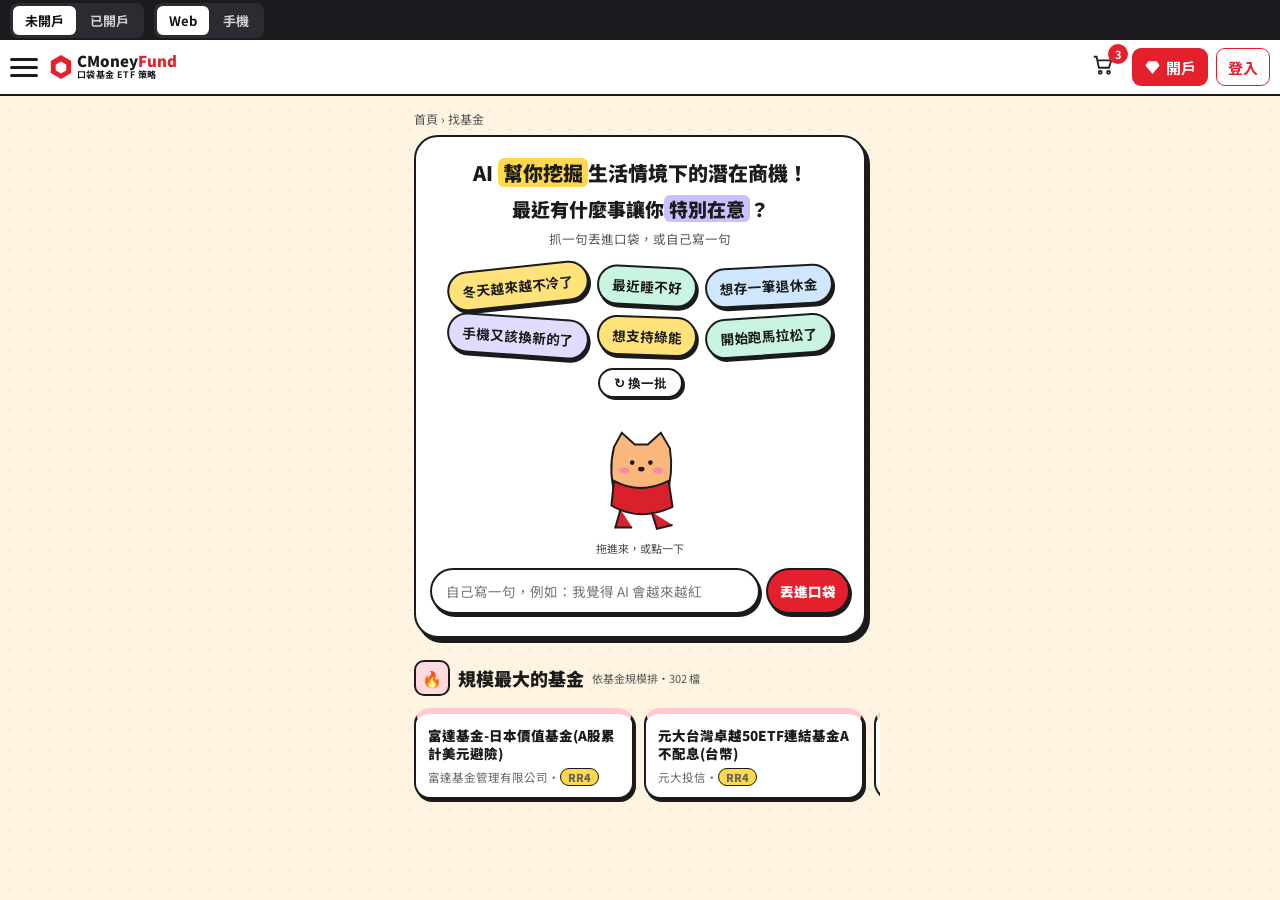
<file: fund-explorer-story-mobile.html>
<!DOCTYPE html>
<html lang="zh-Hant"><head><meta charset="UTF-8"><meta name="viewport" content="width=device-width,initial-scale=1,viewport-fit=cover">
<title>基金 Explorer｜故事旅程版（手機）</title>
<link rel="preconnect" href="https://fonts.googleapis.com"><link rel="preconnect" href="https://fonts.gstatic.com" crossorigin>
<link href="https://fonts.googleapis.com/css2?family=Noto+Sans+TC:wght@400;500;700;900&display=swap" rel="stylesheet">
<style>:root{--ink:#1b1b1b;--cream:#FFF4E1;--cream2:#FDEFD2;--yl:#FFD84D;--red:#E3202B;--rt:#C8101E;--line:#e5ddcb;--pu:#CDBFFF}
*{box-sizing:border-box;margin:0;padding:0;-webkit-tap-highlight-color:transparent}
html{-webkit-text-size-adjust:100%}
body{font-family:'Noto Sans TC','PingFang TC','Microsoft JhengHei',sans-serif;color:var(--ink);background:var(--cream);background-image:radial-gradient(rgba(0,0,0,.07) 1.2px,transparent 1.3px);background-size:20px 20px;-webkit-font-smoothing:antialiased;padding-bottom:84px}
a{color:inherit;text-decoration:none}button{font-family:inherit;border:none;background:none;color:inherit}
.hl{background:var(--yl);border-radius:6px;padding:0 5px;font-weight:900}.hl.pu{background:var(--pu)}

/* header */
.top{position:sticky;top:0;z-index:30}
.proto{background:#1a1a1f;height:40px;display:flex;align-items:center;gap:10px;padding:0 10px}
.seg{display:flex;background:#2b2b31;border-radius:8px;padding:3px;gap:2px}
.seg button{color:#cfcfd6;font-size:13px;font-weight:700;padding:5px 12px;border-radius:6px}
.seg button.on{background:#fff;color:#111}
.nav{height:56px;background:#fff;border-bottom:2px solid var(--ink);display:flex;align-items:center;padding:0 10px;gap:8px}
.burger{width:28px;display:flex;flex-direction:column;gap:5px;margin-right:4px}.burger i{height:3px;background:#1b1b1b;border-radius:2px}
.logo{display:flex;align-items:center;gap:5px;margin-right:auto}
.logo b{display:block;font-size:15px;font-weight:900;line-height:1.05}.logo b i{font-style:normal;color:var(--red)}
.logo small{display:block;font-size:9px;font-weight:700;letter-spacing:.4px}
.cart{position:relative;width:26px;margin-right:6px}.cart em{position:absolute;top:-10px;right:-10px;background:var(--red);color:#fff;font-style:normal;font-size:11px;font-weight:700;width:20px;height:20px;border-radius:50%;display:grid;place-items:center}
.open{background:var(--red);color:#fff;font-weight:700;font-size:15px;height:38px;padding:0 12px;border-radius:9px;display:flex;align-items:center;gap:5px}
.login{height:38px;padding:0 11px;border:1.5px solid var(--red);color:var(--red);font-weight:700;font-size:15px;border-radius:9px;background:#fff}

.app{max-width:480px;margin:0 auto;padding:0 0 0}

/* home */
#home{display:block}
.stg:target ~ #home{display:none}
.crumb{font-size:12px;color:#555;padding:14px 14px 8px}
.hero{margin:0 14px;background:#fff;border:2.5px solid var(--ink);border-radius:24px;box-shadow:4px 5px 0 var(--ink);padding:22px 14px 22px;text-align:center}
.hero h1{font-size:20px;font-weight:900;line-height:1.35}
.hero h2{font-size:19px;font-weight:900;margin-top:10px;line-height:1.4}
.hero .sub{font-size:12.5px;color:#555;margin-top:6px}
.bubbles{display:flex;flex-wrap:wrap;justify-content:center;gap:10px 8px;margin:18px 0 12px}
.bubble{padding:8px 13px;border:2.5px solid var(--ink);border-radius:999px;font-size:13.5px;font-weight:700;box-shadow:2px 3px 0 var(--ink)}
.bubble.y{background:#FFE27A}.bubble.m{background:#C9F5E0}.bubble.b{background:#CFE6FF}.bubble.l{background:#E1DCFF}
.shuf{height:30px;padding:0 14px;border:2.5px solid var(--ink);border-radius:999px;background:#fff;font-weight:700;font-size:12.5px;box-shadow:2px 2px 0 var(--ink)}
.mascot{display:block;width:130px;height:130px;margin:10px auto 0}
.hint{font-size:11px;color:#444;margin-top:2px}
.ask{display:flex;gap:6px;margin-top:12px}
.ask input{flex:1;min-width:0;height:46px;border:2.5px solid var(--ink);border-radius:999px;padding:0 14px;font:inherit;font-size:13.5px;box-shadow:2px 3px 0 var(--ink)}
.go{flex:none;height:46px;width:84px;background:var(--red);color:#fff;font-weight:900;font-size:13.5px;border:2.5px solid var(--ink);border-radius:999px;box-shadow:2px 3px 0 var(--ink);display:grid;place-items:center}
.sech{display:flex;align-items:center;gap:8px;margin:22px 14px 10px}
.sech .ic{width:36px;height:36px;border:2px solid var(--ink);border-radius:10px;background:#FFD9DD;display:grid;place-items:center}
.sech h3{font-size:18px;font-weight:900}.sech small{font-size:11px;color:#555}
.frow{display:flex;gap:10px;overflow-x:auto;padding:2px 14px 16px}
.fc{flex:0 0 220px;background:#fff;border:2.5px solid var(--ink);border-radius:16px;border-top:6px solid #FFC9D1;padding:12px;box-shadow:2px 3px 0 var(--ink)}
.fc b{display:block;font-size:13.5px;font-weight:900;line-height:1.4}.fc .iss{font-size:11.5px;color:#666;margin-top:6px}
.rr{background:var(--yl);border:1.5px solid var(--ink);border-radius:999px;font-size:11px;font-weight:900;padding:0 7px}

/* story */
.stg{display:none}.stg:target{display:block}
.story{background:#fff;border-left:2.5px solid var(--ink);border-right:2.5px solid var(--ink);margin:0 10px;padding:14px 14px 22px}
.story h1{font-size:19px;font-weight:900;text-align:center;line-height:1.4}
.th{display:flex;justify-content:space-between;align-items:center;font-size:12.5px;margin:10px 0 8px}.th span{color:#555;font-weight:700}.restart{text-decoration:underline;color:#333}
.mapbox{background:var(--cream2);border:2px solid var(--ink);border-radius:20px;overflow:hidden}
.mapscroll{direction:rtl;overflow-x:auto;-webkit-overflow-scrolling:touch}.mapscroll svg{direction:ltr;display:block}
.askline{text-align:center;font-size:13.5px;line-height:1.7;margin:14px 0 14px;color:#333}
.hist{display:flex;flex-direction:column;align-items:center;margin-bottom:-6px;position:relative;z-index:1}
.strip{background:#FDE9C0;border:2px solid var(--ink);border-bottom:none;border-radius:16px 16px 0 0;height:34px;display:flex;align-items:center;gap:8px;padding:0 14px 4px;font-size:13px;font-weight:900;margin-bottom:-6px;white-space:nowrap;overflow:hidden}
.strip small{font-size:12px;font-weight:700;color:#444}
.deck{position:relative;padding:0 38px;min-height:470px;z-index:2}
.mc{position:relative;z-index:3;background:#fff;border:2.5px solid var(--ink);border-radius:16px;overflow:hidden;box-shadow:3px 4px 0 var(--ink)}
.mc .hd{background:#FFE48A;border-bottom:2px solid var(--ink);display:flex;justify-content:space-between;gap:8px;padding:10px 12px;font-size:12px;font-weight:900}
.mc .hd span:last-child{text-align:right}
.mc .bd{padding:14px 14px 18px}
.mc h3{font-size:21px;font-weight:900}
.legend{background:#FFF1D6;border-radius:8px;padding:8px 10px;margin-top:10px;font-size:12px;font-weight:700;line-height:1.9;color:#333}
.legend .m{background:var(--yl);padding:1px 5px;border-radius:3px}.legend .d{border-bottom:2px dashed #555}
.tx{font-size:16px;line-height:1.85;margin-top:10px;font-weight:500;color:#222}
.co{background:var(--yl);font-weight:900;padding:1px 3px;border-radius:3px;outline:none}
.co.nof{background:none;border-bottom:2px dashed #666;border-radius:0;font-weight:700}
.co:focus::after{content:attr(data-tip);position:fixed;left:50%;bottom:112px;transform:translateX(-50%);width:min(300px,86vw);background:#1b1b1b;color:#fff;font-size:14px;font-weight:700;line-height:1.6;padding:14px 18px;border-radius:26px;text-align:center;z-index:60;border-bottom:none}
.side{position:absolute;top:18px;bottom:36px;width:76px;border:2.5px solid var(--ink);border-radius:18px;z-index:1;display:flex;flex-direction:column;align-items:center;padding:10px 0;gap:10px}
.sl{left:0;background:#DFD8FF repeating-linear-gradient(135deg,rgba(255,255,255,.4) 0 5px,transparent 5px 10px);transform:rotate(-3deg);align-items:flex-start;padding-left:6px}
.sr{right:0;background:#C8F4E0 repeating-linear-gradient(135deg,rgba(255,255,255,.4) 0 5px,transparent 5px 10px);transform:rotate(3deg);align-items:flex-end;padding-right:6px}
.side .ar{width:26px;height:26px;border:2px solid var(--ink);border-radius:50%;background:#fff;display:grid;place-items:center;font-size:13px;font-weight:900;flex:none}
.side b{writing-mode:vertical-rl;font-size:14px;font-weight:900;letter-spacing:1px;margin-top:4px}
.sl b{margin-left:3px}.sr b{margin-right:3px}
.ainote{text-align:center;font-size:10.5px;color:#666;line-height:1.55;margin-top:8px}
.tag{display:inline-block;border:1.5px solid var(--ink);border-radius:999px;padding:0 8px;font-weight:900;background:#fff;color:#222;margin-right:4px}

/* bottom bar + sheet */
.shk{position:fixed;opacity:0;pointer-events:none}
.stg .dock,.stg .sheet{display:none}
.stg:target .dock{display:flex}
.dock{position:fixed;left:0;right:0;bottom:0;z-index:40;background:#FFF3D6;border-top:2.5px solid var(--ink);flex-direction:column;gap:5px;padding:14px 16px calc(14px + env(safe-area-inset-bottom));max-width:480px;margin:0 auto}
.dock .up{position:absolute;left:12px;top:-14px;font-size:14px;color:#1b1b1b;line-height:1}
.dock .l1{display:flex;align-items:center;gap:10px}
.dock .l1 i{font-style:normal;background:var(--red);color:#fff;font-size:12.5px;font-weight:900;padding:3px 12px;border-radius:999px;border:2px solid var(--ink);flex:none}
.dock .l1 b{font-size:15px;font-weight:900;white-space:nowrap;overflow:hidden;text-overflow:ellipsis}
.dock .l2{display:flex;justify-content:space-between;gap:10px;font-size:13px;color:#555;font-weight:700}
.dock .l2 span{white-space:nowrap;overflow:hidden;text-overflow:ellipsis}
.shk:checked ~ .sheet{display:block}
.sheet{position:fixed;left:0;right:0;bottom:0;top:96px;z-index:50;background:#FFF9EB;border-top:3px solid var(--ink);border-radius:22px 22px 0 0;overflow-y:auto;padding:20px 14px 40px;max-width:480px;margin:0 auto}
.close{position:fixed;right:16px;top:106px;z-index:51;width:30px;height:30px;border:2px solid var(--ink);border-radius:50%;background:#fff;display:grid;place-items:center;font-weight:900;font-size:14px}
.pf{background:#fff;border:2.5px solid var(--ink);border-radius:20px;box-shadow:3px 4px 0 var(--ink);position:relative;padding:34px 12px 16px;margin-top:10px;background-image:linear-gradient(180deg,#FFE9A8 0,#FFF6D8 76px,#fff 120px)}
.badge{position:absolute;left:50%;top:-13px;transform:translateX(-50%);background:var(--red);color:#fff;font-weight:900;font-size:12.5px;padding:3px 20px;border:2.5px solid var(--ink);border-radius:999px;white-space:nowrap}
.pf h3{text-align:center;font-size:17px;font-weight:900;color:#6b2a00;line-height:1.35}
.sub{text-align:center;font-size:11px;color:#555;margin-top:5px}
.cobox{background:#fff;border:1.5px solid var(--line);border-radius:10px;margin-top:12px;padding:9px 10px}
.cobox .t{display:flex;justify-content:space-between;font-size:11.5px;font-weight:900}.cobox .t span{font-weight:500;color:#777;font-size:10.5px}
.chips{display:flex;flex-wrap:wrap;gap:5px;margin-top:8px}
.chip{background:var(--yl);border:1.5px solid var(--ink);border-radius:999px;font-size:11.5px;font-weight:900;padding:2px 9px}
.fund{background:#fff;border:2.5px solid var(--ink);border-radius:13px;margin-top:9px;padding:10px;box-shadow:2px 2px 0 var(--ink)}
.fh{display:flex;gap:8px;align-items:flex-start}
.no{width:20px;height:20px;border-radius:50%;border:1.5px solid var(--ink);background:var(--yl);font-size:11px;font-weight:900;display:grid;place-items:center;flex:none;margin-top:1px}
.nm{flex:1;font-size:12.5px;font-weight:900;line-height:1.45;display:-webkit-box;-webkit-line-clamp:3;-webkit-box-orient:vertical;overflow:hidden}
.pct{text-align:right;flex:none}.pct strong{display:block;color:var(--red);font-size:22px;font-weight:900;line-height:1}.pct small{font-size:9.5px;color:#444;font-weight:700}
.fund .is{font-size:11px;color:#666;margin:3px 0 0 28px;white-space:nowrap;overflow:hidden;text-overflow:ellipsis}
.bar2,.fund .bar{display:block;position:relative;height:5px;background:#EDE6D4;border-radius:3px;margin:8px 0 0 28px}
.fund .bar i{position:absolute;left:0;top:0;bottom:0;background:var(--red);border-radius:3px}
.fr{display:flex;justify-content:space-between;align-items:center;margin:7px 0 0 28px;gap:8px}
.tg{font-size:11px;color:#444;font-weight:500}.tg b{background:var(--yl);font-weight:900;padding:0 3px;border-radius:2px}
.plus{flex:none;width:28px;height:28px;border-radius:50%;border:2px solid var(--ink);background:#fff;box-shadow:2px 2px 0 var(--ink);font-size:15px;font-weight:700;display:grid;place-items:center}
.plus.s{width:24px;height:24px;font-size:13px}
.join{margin:14px auto 0;width:max-content;background:var(--red);color:#fff;font-weight:900;font-size:14px;padding:10px 26px;border:2.5px solid var(--ink);border-radius:999px;box-shadow:3px 3px 0 var(--ink)}
.more{margin-top:14px;border-top:2px dashed #cfc3a5;padding-top:12px}.more h5{font-size:12.5px;font-weight:900}.more h5 span{font-weight:500;color:#666;font-size:11px;margin-left:5px}
.mrow{display:flex;align-items:center;gap:8px;background:#fff;border:1.5px solid var(--line);border-radius:9px;padding:7px 8px 7px 10px;margin-top:7px;font-size:12px;font-weight:900}
.mrow .n{flex:1;white-space:nowrap;overflow:hidden;text-overflow:ellipsis}.mrow .p{color:var(--rt)}
.fn{font-size:10.5px;color:#666;line-height:1.55;margin-top:12px}

.dock .l2 em{font-style:normal;color:var(--rt);flex:none;white-space:nowrap}
</style></head><body>
<header class="top">
 <div class="proto"><div class="seg"><button class="on">未開戶</button><button>已開戶</button></div><div class="seg"><button class="on">Web</button><button>手機</button></div></div>
 <div class="nav">
  <span class="burger"><i></i><i></i><i></i></span>
  <div class="logo"><svg width="22" height="24" viewBox="0 0 18 20"><path d="M9 0l8.5 4.9v10.2L9 20 .5 15.1V4.9z" fill="#E3202B"/><path d="M9 5.5l4.4 2.5v5L9 15.5 4.6 13V8z" fill="#fff"/></svg><div><b>CMoney<i>Fund</i></b><small>口袋基金 ETF 策略</small></div></div>
  <span class="cart"><svg width="22" height="22" viewBox="0 0 24 24" fill="none" stroke="#222" stroke-width="2"><path d="M2 3h3l2.5 12h11L21 7H6"/><circle cx="9" cy="20" r="1.6"/><circle cx="18" cy="20" r="1.6"/></svg><em>3</em></span>
  <button class="open"><svg width="17" height="17" viewBox="0 0 24 24" fill="#fff"><path d="M6 3h12l4 6-10 12L2 9z"/></svg>開戶</button>
  <button class="login">登入</button>
 </div>
</header>
<main class="app">

<section class="stg" id="s1">
 <div class="story">
  <h1>AI <span class="hl">幫你挖掘</span>生活情境下的潛在商機！</h1>
  <div class="th"><b>你的思維旅程</b><span>1 / 10 ・ <a class="restart" href="#home">↻ 重新問一句</a></span></div>
  <div class="mapbox"><div class="mapscroll"><svg width="350" height="150" viewBox="0 0 350 150"><path d="M56,60 C113.0,60 113.0,60 170,60" fill="none" stroke="#1b1b1b" stroke-width="4" stroke-linecap="round"/><path d="M183,60 Q216.0,60 254,28" fill="none" stroke="#D8212B" stroke-width="1.8" stroke-dasharray="5 3"/><text x="262" y="32" font-size="12" font-weight="900" fill="#C8101E">← 乾脆去避暑</text><path d="M183,60 Q216.0,60 254,108" fill="none" stroke="#D8212B" stroke-width="1.8" stroke-dasharray="5 3"/><text x="262" y="112" font-size="12" font-weight="900" fill="#C8101E">→ 氣候變遷背後</text><rect x="38" y="50" width="36" height="20" rx="10" fill="#9DF0C5" stroke="#1b1b1b" stroke-width="2"/><text x="56" y="64" font-size="10.5" font-weight="900" text-anchor="middle">起點</text><circle cx="170" cy="60" r="15" fill="#FFD84D" stroke="#1b1b1b" stroke-width="2.4"/><text x="170" y="64" font-size="12" font-weight="900" text-anchor="middle">1</text><text x="56" y="92" font-size="11.5" font-weight="900" fill="#1b1b1b" text-anchor="middle">冬天越來越不冷了</text><text x="170" y="92" font-size="11.5" font-weight="900" fill="#1b1b1b" text-anchor="middle">暖冬現象的生活改變</text></svg></div></div>
  <p class="askline">接下來想往哪走？<span class="hl">把故事卡往左或往右拖</span>，後面那張就是你要走的路</p>
  <div class="hist"></div>
  <div class="deck">
    <a class="side sl" href="#s2"><span class="ar">←</span><b>乾脆去避暑</b></a>
    <a class="side sr" href="#s2"><span class="ar">→</span><b>氣候變遷背後</b></a>
    <div class="mc"><div class="hd"><span>第 1 / 10 張</span><span>暖冬現象的生活改變</span></div>
     <div class="bd"><h3>收不進衣櫃的薄長袖</h3>
      <div class="legend"><span class="m">螢光標記</span> 有基金持有，會算進組合 <span class="d">虛線</span> 目前沒有基金持有</div>
      <p class="tx">十二月的午後陽光依舊刺眼，你收起厚重羽絨外套，改穿 UNIQLO（<span class="co" tabindex="0" data-tip="迅銷：UNIQLO 母公司，販售輕薄機能服飾（有基金持有，會算進組合）">迅銷</span>）輕便透氣的機能上衣。走進超商，你忍不住拿了一瓶 <span class="co nof" tabindex="0" data-tip="統一：食品飲料集團，販售冰涼茶飲（目前沒有基金持有）">統一</span> 的冰涼茶飲消暑。回到家裡，屋內甚至有些悶熱，你隨手拿起遙控器打開 <span class="co" tabindex="0" data-tip="大金工業：空調設備製造商，主打節能冷暖氣機（有基金持有，會算進組合）">大金工業</span> 的節能空調，享受降溫的清爽，這才驚覺今年冬天真的很不一樣。</p></div></div>
  </div>
  <p class="ainote"><span class="tag">AI 生成</span>故事與提到的公司為 AI 依你的文字所做的聯想，可能有錯誤或遺漏，僅供參考，不構成任何投資建議或個股推薦。</p>
 </div>
 <input type="checkbox" class="shk" id="sh1">
 <label class="dock" for="sh1"><span class="up">▲</span>
   <span class="l1"><i>組合</i><b>暖冬現象的生活改變</b></span>
   <span class="l2"><span>第一名 元大亞太成長基金</span><em>合計 2.7%</em></span></label>
 <div class="sheet"><label class="close" for="sh1">✕</label>
  <div class="pf"><div class="badge">你的投資組合</div><h3>暖冬現象的生活改變</h3>
   <div class="sub">依 2 家故事公司・基金持股合計由高到低</div>
   <div class="cobox"><div class="t">組合用到的公司<span>覺得不相關就按 ✕ 拿掉</span></div><div class="chips"><span class="chip">迅銷 ✕</span><span class="chip">大金工業 ✕</span></div></div>
   <div class="fund"><div class="fh"><span class="no">1</span><span class="nm">元大亞太成長基金</span><span class="pct"><strong>2.7%</strong><small>故事公司合計</small></span></div><div class="is">元大投信</div><div class="bar"><i style="width:18.900000000000002%"></i></div><div class="fr"><span class="tg"><b>迅銷</b> 2.7%</span><span class="plus">＋</span></div></div><div class="fund"><div class="fh"><span class="no">2</span><span class="nm">富達永續全球股票收益基金-A類型月配型(台幣)(本基金之配息來源可能為本金或收益平準金且並無保證收益及配息)</span><span class="pct"><strong>2.0%</strong><small>故事公司合計</small></span></div><div class="is">富達投信</div><div class="bar"><i style="width:14.0%"></i></div><div class="fr"><span class="tg"><b>大金工業</b> 2.0%</span><span class="plus">＋</span></div></div><div class="fund"><div class="fh"><span class="no">3</span><span class="nm">玉山全球消費商機基金</span><span class="pct"><strong>1.2%</strong><small>故事公司合計</small></span></div><div class="is">玉山投信</div><div class="bar"><i style="width:8.4%"></i></div><div class="fr"><span class="tg"><b>迅銷</b> 1.2%</span><span class="plus">＋</span></div></div>
   <div class="join">一次加入清單（3 檔）</div>
   
   <p class="fn">每走一站都會把新故事的公司加進來重新排序。只表示基金持有這些公司，不代表適合你。</p></div>
 </div>
</section>
<section class="stg" id="s2">
 <div class="story">
  <h1>AI <span class="hl">幫你挖掘</span>生活情境下的潛在商機！</h1>
  <div class="th"><b>你的思維旅程</b><span>2 / 10 ・ <a class="restart" href="#home">↻ 重新問一句</a></span></div>
  <div class="mapbox"><div class="mapscroll"><svg width="470" height="160" viewBox="0 0 470 160"><path d="M56,56 C113.0,56 113.0,56 170,56" fill="none" stroke="#1b1b1b" stroke-width="4" stroke-linecap="round"/><path d="M170,56 C227.0,56 227.0,92 284,92" fill="none" stroke="#1b1b1b" stroke-width="4" stroke-linecap="round"/><path d="M170,56 Q204.0,16 208,30" fill="none" stroke="#b9b09b" stroke-width="1.6" stroke-dasharray="4 3"/><text x="238" y="22" font-size="10.5" fill="#a99f88" font-weight="700" text-anchor="middle">乾脆去避暑</text><path d="M297,92 Q332.0,92 372,56" fill="none" stroke="#D8212B" stroke-width="1.8" stroke-dasharray="5 3"/><text x="380" y="60" font-size="12" font-weight="900" fill="#C8101E">← 乾淨移動潮</text><path d="M297,92 Q332.0,92 372,136" fill="none" stroke="#D8212B" stroke-width="1.8" stroke-dasharray="5 3"/><text x="380" y="140" font-size="12" font-weight="900" fill="#C8101E">→ 智慧電網骨幹</text><rect x="38" y="46" width="36" height="20" rx="10" fill="#9DF0C5" stroke="#1b1b1b" stroke-width="2"/><text x="56" y="60" font-size="10.5" font-weight="900" text-anchor="middle">起點</text><circle cx="170" cy="56" r="11" fill="#FFF4DB" stroke="#1b1b1b" stroke-width="2.4"/><text x="170" y="60" font-size="10" font-weight="900" text-anchor="middle">1</text><circle cx="284" cy="92" r="15" fill="#FFD84D" stroke="#1b1b1b" stroke-width="2.4"/><text x="284" y="96" font-size="12" font-weight="900" text-anchor="middle">2</text><text x="56" y="88" font-size="11.5" font-weight="900" fill="#1b1b1b" text-anchor="middle">冬天越來越不冷了</text><text x="170" y="88" font-size="11.5" font-weight="900" fill="#1b1b1b" text-anchor="middle">暖冬現象的生活改變</text><text x="284" y="126" font-size="11.5" font-weight="900" fill="#1b1b1b" text-anchor="middle">對抗暖化的綠能解方</text></svg></div></div>
  <p class="askline">接下來想往哪走？<span class="hl">把故事卡往左或往右拖</span>，後面那張就是你要走的路</p>
  <div class="hist"><div class="strip" style="width:80%;"><small>第 1 張</small> 暖冬現象的生活改變</div></div>
  <div class="deck">
    <a class="side sl" href="#s3"><span class="ar">←</span><b>乾淨移動潮</b></a>
    <a class="side sr" href="#s3"><span class="ar">→</span><b>智慧電網骨幹</b></a>
    <div class="mc"><div class="hd"><span>第 2 / 10 張</span><span>對抗暖化的綠能解方</span></div>
     <div class="bd"><h3>屋頂上的陽光革命</h3>
      <div class="legend"><span class="m">螢光標記</span> 有基金持有，會算進組合 <span class="d">虛線</span> 目前沒有基金持有</div>
      <p class="tx">暖冬的正午陽光格外耀眼，你抬頭看見鄰居屋頂正由 <span class="co" tabindex="0" data-tip="特斯拉：電動車、太陽能瓦片與儲能系統業者（有基金持有，會算進組合）">特斯拉</span> 安裝太陽能瓦片，搭配 <span class="co" tabindex="0" data-tip="台達電：電源與能源管理系統供應商（有基金持有，會算進組合）">台達電</span> 的能源管理系統儲存電力。遠方山丘上，<span class="co" tabindex="0" data-tip="西門子能源：風力發電與電網設備供應商（有基金持有，會算進組合）">西門子能源</span> 的巨型風機緩緩旋轉，把冬日海風轉化成零碳電力，正悄悄改變這座城市的耗能日常。</p></div></div>
  </div>
  <p class="ainote"><span class="tag">AI 生成</span>故事與提到的公司為 AI 依你的文字所做的聯想，可能有錯誤或遺漏，僅供參考，不構成任何投資建議或個股推薦。</p>
 </div>
 <input type="checkbox" class="shk" id="sh2">
 <label class="dock" for="sh2"><span class="up">▲</span>
   <span class="l1"><i>組合</i><b>從變暖的冬日走向綠色解答</b></span>
   <span class="l2"><span>第一名 野村全球正向效應成長基金-季配型(台幣)(本基金配息來源可能為本金、非投資等級之高風險債券且基金之配息來源可能為本金)</span><em>合計 8.3%</em></span></label>
 <div class="sheet"><label class="close" for="sh2">✕</label>
  <div class="pf"><div class="badge">你的投資組合</div><h3>從變暖的冬日走向綠色解答</h3>
   <div class="sub">依 5 家故事公司・基金持股合計由高到低</div>
   <div class="cobox"><div class="t">組合用到的公司<span>覺得不相關就按 ✕ 拿掉</span></div><div class="chips"><span class="chip">迅銷 ✕</span><span class="chip">大金工業 ✕</span><span class="chip">特斯拉 ✕</span><span class="chip">台達電 ✕</span><span class="chip">西門子能源 ✕</span></div></div>
   <div class="fund"><div class="fh"><span class="no">1</span><span class="nm">野村全球正向效應成長基金-季配型(台幣)(本基金配息來源可能為本金、非投資等級之高風險債券且基金之配息來源可能為本金)</span><span class="pct"><strong>8.3%</strong><small>故事公司合計</small></span></div><div class="is">野村投信</div><div class="bar"><i style="width:58.10000000000001%"></i></div><div class="fr"><span class="tg"><b>西門子能源</b> 8.3%</span><span class="plus">＋</span></div></div><div class="fund"><div class="fh"><span class="no">2</span><span class="nm">摩根士丹利美國增長基金A(美元)</span><span class="pct"><strong>8.2%</strong><small>故事公司合計</small></span></div><div class="is">MSIM基金管理(愛爾蘭)有限公司</div><div class="bar"><i style="width:57.39999999999999%"></i></div><div class="fr"><span class="tg"><b>特斯拉</b> 8.2%</span><span class="plus">＋</span></div></div><div class="fund"><div class="fh"><span class="no">3</span><span class="nm">摩根士丹利美國優勢基金A(美元)</span><span class="pct"><strong>7.5%</strong><small>故事公司合計</small></span></div><div class="is">MSIM基金管理(愛爾蘭)有限公司</div><div class="bar"><i style="width:52.5%"></i></div><div class="fr"><span class="tg"><b>特斯拉</b> 7.5%</span><span class="plus">＋</span></div></div>
   <div class="join">一次加入清單（3 檔）</div>
   <div class="more"><h5>也持有這些公司的基金<span>65 檔</span></h5><div class="mrow"><span class="n">摩根士丹利環球遠見基金A(美元)</span><span class="p">7.3%</span><span class="plus s">＋</span></div><div class="mrow"><span class="n">法盛盧米斯賽勒斯美國成長股票基金</span><span class="p">7.0%</span><span class="plus s">＋</span></div><div class="mrow"><span class="n">元大亞太成長基金</span><span class="p">6.8%</span><span class="plus s">＋</span></div></div>
   <p class="fn">每走一站都會把新故事的公司加進來重新排序。只表示基金持有這些公司，不代表適合你。</p></div>
 </div>
</section>
<section class="stg" id="s3">
 <div class="story">
  <h1>AI <span class="hl">幫你挖掘</span>生活情境下的潛在商機！</h1>
  <div class="th"><b>你的思維旅程</b><span>3 / 10 ・ <a class="restart" href="#home">↻ 重新問一句</a></span></div>
  <div class="mapbox"><div class="mapscroll"><svg width="590" height="176" viewBox="0 0 590 176"><path d="M56,56 C113.0,56 113.0,56 170,56" fill="none" stroke="#1b1b1b" stroke-width="4" stroke-linecap="round"/><path d="M170,56 C227.0,56 227.0,92 284,92" fill="none" stroke="#1b1b1b" stroke-width="4" stroke-linecap="round"/><path d="M284,92 C341.0,92 341.0,112 398,112" fill="none" stroke="#1b1b1b" stroke-width="4" stroke-linecap="round"/><path d="M170,56 Q204.0,16 208,30" fill="none" stroke="#b9b09b" stroke-width="1.6" stroke-dasharray="4 3"/><text x="238" y="22" font-size="10.5" fill="#a99f88" font-weight="700" text-anchor="middle">乾脆去避暑</text><path d="M284,92 Q314.0,52 314,66" fill="none" stroke="#b9b09b" stroke-width="1.6" stroke-dasharray="4 3"/><text x="344" y="58" font-size="10.5" fill="#a99f88" font-weight="700" text-anchor="middle">乾淨移動潮</text><path d="M411,112 Q445.0,112 484,70" fill="none" stroke="#D8212B" stroke-width="1.8" stroke-dasharray="5 3"/><text x="492" y="74" font-size="12" font-weight="900" fill="#C8101E">← 儲存多餘綠電</text><path d="M411,112 Q445.0,112 484,152" fill="none" stroke="#D8212B" stroke-width="1.8" stroke-dasharray="5 3"/><text x="492" y="156" font-size="12" font-weight="900" fill="#C8101E">→ 吃電怪獸中心</text><rect x="38" y="46" width="36" height="20" rx="10" fill="#9DF0C5" stroke="#1b1b1b" stroke-width="2"/><text x="56" y="60" font-size="10.5" font-weight="900" text-anchor="middle">起點</text><circle cx="170" cy="56" r="11" fill="#FFF4DB" stroke="#1b1b1b" stroke-width="2.4"/><text x="170" y="60" font-size="10" font-weight="900" text-anchor="middle">1</text><circle cx="284" cy="92" r="11" fill="#FFF4DB" stroke="#1b1b1b" stroke-width="2.4"/><text x="284" y="96" font-size="10" font-weight="900" text-anchor="middle">2</text><circle cx="398" cy="112" r="15" fill="#FFD84D" stroke="#1b1b1b" stroke-width="2.4"/><text x="398" y="116" font-size="12" font-weight="900" text-anchor="middle">3</text><text x="56" y="88" font-size="11.5" font-weight="900" fill="#1b1b1b" text-anchor="middle">冬天越來越不冷了</text><text x="170" y="88" font-size="11.5" font-weight="900" fill="#1b1b1b" text-anchor="middle">暖冬現象的生活改變</text><text x="284" y="126" font-size="11.5" font-weight="900" fill="#1b1b1b" text-anchor="middle">對抗暖化的綠能解方</text><text x="398" y="148" font-size="11.5" font-weight="900" fill="#1b1b1b" text-anchor="middle">電網升級與電力傳輸</text></svg></div></div>
  <p class="askline">接下來想往哪走？<span class="hl">把故事卡往左或往右拖</span>，後面那張就是你要走的路</p>
  <div class="hist"><div class="strip" style="width:80%;"><small>第 1 張</small> 暖冬現象的生活改變</div><div class="strip" style="width:85%;"><small>第 2 張</small> 對抗暖化的綠能解方</div></div>
  <div class="deck">
    <a class="side sl" href="#s3"><span class="ar">←</span><b>儲存多餘綠電</b></a>
    <a class="side sr" href="#s3"><span class="ar">→</span><b>吃電怪獸中心</b></a>
    <div class="mc"><div class="hd"><span>第 3 / 10 張</span><span>電網升級與電力傳輸</span></div>
     <div class="bd"><h3>電流的無聲遷徙</h3>
      <div class="legend"><span class="m">螢光標記</span> 有基金持有，會算進組合 <span class="d">虛線</span> 目前沒有基金持有</div>
      <p class="tx">即使是暖冬，夜裡家家戶戶的空調依然運轉。你打開開關，風力發電機產生的電能穿過高壓輸電線，變電所裡 <span class="co nof" tabindex="0" data-tip="士電：變壓器與配電設備製造商（目前沒有基金持有）">士電</span> 的巨大變壓器正全力降壓調節。電流流過 <span class="co nof" tabindex="0" data-tip="華新：電線電纜製造商（目前沒有基金持有）">華新</span> 鋪設的超高壓電纜，再由 <span class="co" tabindex="0" data-tip="施耐德電機：配電盤與能源管理方案供應商（有基金持有，會算進組合）">施耐德電機</span> 的配電盤智慧分流，最後透過 <span class="co" tabindex="0" data-tip="伊頓：不斷電系統與電力管理設備供應商（有基金持有，會算進組合）">伊頓</span> 的不斷電系統，穩定無虞地照亮你的客廳。</p></div></div>
  </div>
  <p class="ainote"><span class="tag">AI 生成</span>故事與提到的公司為 AI 依你的文字所做的聯想，可能有錯誤或遺漏，僅供參考，不構成任何投資建議或個股推薦。</p>
 </div>
 <input type="checkbox" class="shk" id="sh3">
 <label class="dock" for="sh3"><span class="up">▲</span>
   <span class="l1"><i>組合</i><b>從氣候微溫走向綠電新動脈</b></span>
   <span class="l2"><span>第一名 玉山全球生態友善ESG多重資產基金-月配息型(人民幣)(本基金有相當比重投資於非投資等級之高風險債券且基金之配息來源可能為本金)</span><em>合計 8.7%</em></span></label>
 <div class="sheet"><label class="close" for="sh3">✕</label>
  <div class="pf"><div class="badge">你的投資組合</div><h3>從氣候微溫走向綠電新動脈</h3>
   <div class="sub">依 7 家故事公司・基金持股合計由高到低</div>
   <div class="cobox"><div class="t">組合用到的公司<span>覺得不相關就按 ✕ 拿掉</span></div><div class="chips"><span class="chip">迅銷 ✕</span><span class="chip">大金工業 ✕</span><span class="chip">特斯拉 ✕</span><span class="chip">台達電 ✕</span><span class="chip">西門子能源 ✕</span><span class="chip">施耐德電機 ✕</span><span class="chip">伊頓 ✕</span></div></div>
   <div class="fund"><div class="fh"><span class="no">1</span><span class="nm">玉山全球生態友善ESG多重資產基金-月配息型(人民幣)(本基金有相當比重投資於非投資等級之高風險債券且基金之配息來源可能為本金)</span><span class="pct"><strong>8.7%</strong><small>故事公司合計</small></span></div><div class="is">玉山投信</div><div class="bar"><i style="width:60.89999999999999%"></i></div><div class="fr"><span class="tg"><b>特斯拉</b> 4.5%・<b>施耐德電機</b> 1.8%・<b>台達電</b> 1.4%・另 1 家</span><span class="plus">＋</span></div></div><div class="fund"><div class="fh"><span class="no">2</span><span class="nm">野村全球正向效應成長基金-季配型(台幣)(本基金配息來源可能為本金、非投資等級之高風險債券且基金之配息來源可能為本金)</span><span class="pct"><strong>8.3%</strong><small>故事公司合計</small></span></div><div class="is">野村投信</div><div class="bar"><i style="width:58.10000000000001%"></i></div><div class="fr"><span class="tg"><b>西門子能源</b> 8.3%</span><span class="plus">＋</span></div></div><div class="fund"><div class="fh"><span class="no">3</span><span class="nm">摩根士丹利美國增長基金A(美元)</span><span class="pct"><strong>8.2%</strong><small>故事公司合計</small></span></div><div class="is">MSIM基金管理(愛爾蘭)有限公司</div><div class="bar"><i style="width:57.39999999999999%"></i></div><div class="fr"><span class="tg"><b>特斯拉</b> 8.2%</span><span class="plus">＋</span></div></div>
   <div class="join">一次加入清單（3 檔）</div>
   <div class="more"><h5>也持有這些公司的基金<span>69 檔</span></h5><div class="mrow"><span class="n">摩根士丹利美國優勢基金A(美元)</span><span class="p">7.5%</span><span class="plus s">＋</span></div><div class="mrow"><span class="n">統一全球智聯網AIoT基金(人民幣)</span><span class="p">3.6%</span><span class="plus s">＋</span></div><div class="mrow"><span class="n">統一統信基金</span><span class="p">3.6%</span><span class="plus s">＋</span></div><div class="mrow"><span class="n">統一台灣動力基金-A類型</span><span class="p">3.5%</span><span class="plus s">＋</span></div><div class="mrow"><span class="n">台新彭博美國成長指數基金(台幣)</span><span class="p">3.4%</span><span class="plus s">＋</span></div><div class="mrow"><span class="n">統一黑馬基金</span><span class="p">3.4%</span><span class="plus s">＋</span></div><div class="mrow"><span class="n">元大二○○一基金</span><span class="p">3.2%</span><span class="plus s">＋</span></div><div class="mrow"><span class="n">元大多福基金A不配息(台幣)</span><span class="p">3.2%</span><span class="plus s">＋</span></div></div>
   <p class="fn">每走一站都會把新故事的公司加進來重新排序。只表示基金持有這些公司，不代表適合你。</p></div>
 </div>
</section>
<div id="home">
 <div class="crumb">首頁 › 找基金</div>
 <div class="hero">
  <h1>AI <span class="hl">幫你挖掘</span>生活情境下的潛在商機！</h1>
  <h2>最近有什麼事讓你<span class="hl pu">特別在意</span>？</h2>
  <p class="sub">抓一句丟進口袋，或自己寫一句</p>
  <div class="bubbles"><a class="bubble y" href="#s1" style="transform:rotate(-6deg)">冬天越來越不冷了</a><a class="bubble m" href="#s1" style="transform:rotate(3deg)">最近睡不好</a><a class="bubble b" href="#s1" style="transform:rotate(-3deg)">想存一筆退休金</a><a class="bubble l" href="#s1" style="transform:rotate(4deg)">手機又該換新的了</a><a class="bubble y" href="#s1" style="transform:rotate(2deg)">想支持綠能</a><a class="bubble m" href="#s1" style="transform:rotate(-4deg)">開始跑馬拉松了</a></div>
  <button class="shuf">↻ 換一批</button>
  <svg class="mascot" viewBox="0 0 200 200" aria-label="口袋吉祥物">
   <path d="M60 60 L72 38 L92 56 L112 56 L132 38 L146 62 Q152 100 140 138 L64 140 Q50 100 60 60Z" fill="#F9B77B" stroke="#1b1b1b" stroke-width="3"/>
   <path d="M60 112 Q100 134 144 112 L150 152 Q100 176 56 150Z" fill="#D8212B" stroke="#1b1b1b" stroke-width="3"/>
   <circle cx="88" cy="84" r="3.5" fill="#1b1b1b"/><circle cx="116" cy="84" r="3.5" fill="#1b1b1b"/><ellipse cx="102" cy="94" rx="5" ry="3.5" fill="#1b1b1b"/>
   <ellipse cx="76" cy="96" rx="8" ry="5" fill="#F58DA3"/><ellipse cx="128" cy="96" rx="8" ry="5" fill="#F58DA3"/>
   <path d="M70 156 L62 184 L88 184" fill="#D8212B" stroke="#1b1b1b" stroke-width="3"/><path d="M118 160 L126 186 L150 180" fill="#D8212B" stroke="#1b1b1b" stroke-width="3"/></svg>
  <p class="hint">拖進來，或點一下</p>
  <div class="ask"><input type="text" placeholder="自己寫一句，例如：我覺得 AI 會越來越紅"><a class="go" href="#s1">丟進口袋</a></div>
 </div>
 <div class="sech"><span class="ic">🔥</span><h3>規模最大的基金</h3><small>依基金規模排・302 檔</small></div>
 <div class="frow"><div class="fc"><b>富達基金-日本價值基金(A股累計美元避險)</b><div class="iss">富達基金管理有限公司・<span class=rr>RR4</span></div></div><div class="fc"><b>元大台灣卓越50ETF連結基金A不配息(台幣)</b><div class="iss">元大投信・<span class=rr>RR4</span></div></div><div class="fc"><b>統一奔騰基金</b><div class="iss">統一投信・<span class=rr>RR5</span></div></div><div class="fc"><b>路博邁投資基金-NB日本股票基金A累積類股(日圓)</b><div class="iss">路博邁資產管理愛爾蘭有限公司</div></div><div class="fc"><b>元大台灣高股息優質龍頭基金A不配息</b><div class="iss">元大投信・<span class=rr>RR4</span></div></div></div>
</div>
</main></body></html>
</file>
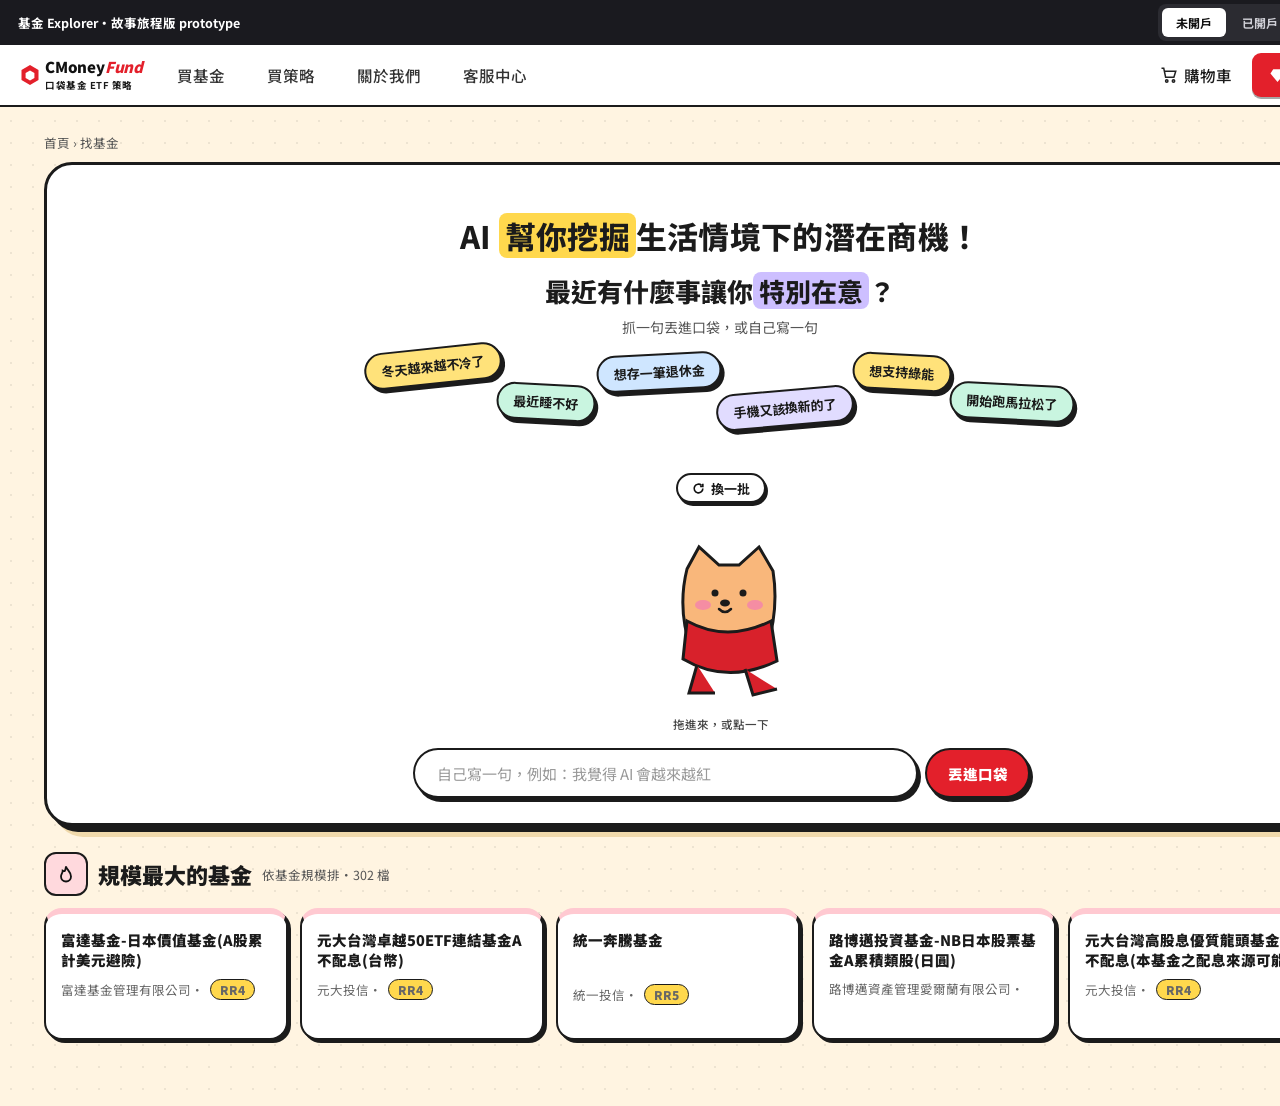
<file: fund-explorer-story.html>
<!DOCTYPE html>
<html lang="zh-Hant">
<head>
<meta charset="UTF-8">
<meta name="viewport" content="width=1440">
<title>基金 Explorer｜故事旅程版</title>
<link rel="preconnect" href="https://fonts.googleapis.com">
<link rel="preconnect" href="https://fonts.gstatic.com" crossorigin>
<link href="https://fonts.googleapis.com/css2?family=Noto+Sans+TC:wght@400;500;700;900&display=swap" rel="stylesheet">
<style>
:root{
  --ink:#1b1b1b;
  --cream:#FFF4E1;
  --cream-deep:#FDEFD2;
  --yellow:#FFE27A;
  --yellow-hl:#FFD84D;
  --red:#E3202B;
  --red-text:#C8101E;
  --purple-hl:#CDBFFF;
  --mint:#C9F5E0;
  --lav:#E1DCFF;
  --blue:#CFE6FF;
  --muted:#6b6b6b;
  --line:#e5ddcb;
}
*{box-sizing:border-box;margin:0;padding:0;}
body{
  font-family:'Noto Sans TC','PingFang TC','Microsoft JhengHei',sans-serif;
  color:var(--ink);
  background:var(--cream);
  background-image:radial-gradient(rgba(0,0,0,.07) 1.2px,transparent 1.3px);
  background-size:22px 22px;
  min-width:1440px;
  -webkit-font-smoothing:antialiased;
}
button{font-family:inherit;cursor:pointer;border:none;background:none;color:inherit;}
a{color:inherit;text-decoration:none;}

/* ---------- prototype bar + nav ---------- */
.proto{height:45px;background:#1a1a1f;color:#fff;display:flex;align-items:center;justify-content:space-between;padding:0 18px;font-size:12.5px;font-weight:700;}
.proto .grp{display:flex;gap:10px;}
.proto .seg{display:flex;background:#2b2b31;border-radius:8px;padding:4px;gap:2px;}
.proto .seg button{color:#cfcfd6;font-size:12px;font-weight:700;padding:6px 14px;border-radius:6px;}
.proto .seg button.on{background:#fff;color:#111;}
.nav{height:62px;background:#fff;border-bottom:2px solid var(--ink);display:flex;align-items:center;padding:0 21px;}
.logo{display:flex;align-items:center;gap:6px;margin-right:34px;}
.logo .txt{line-height:1.05;}
.logo b{display:block;font-size:15px;font-weight:900;letter-spacing:-.2px;color:#111;}
.logo b i{font-style:italic;color:var(--red);}
.logo small{font-size:9.5px;font-weight:700;letter-spacing:.5px;}
.nav .links{display:flex;gap:42px;font-size:15.5px;font-weight:500;color:#333;}
.nav .nav-r{margin-left:auto;display:flex;align-items:center;gap:20px;}
.nav .cart{display:flex;align-items:center;gap:6px;font-size:15.5px;font-weight:500;}
.btn-open{background:var(--red);color:#fff;font-weight:700;font-size:15.5px;height:44px;padding:0 17px;border-radius:9px;display:flex;align-items:center;gap:6px;box-shadow:0 2px 0 rgba(0,0,0,.35);}
.btn-login{height:44px;padding:0 12px;border:1.5px solid var(--red);color:var(--red);font-weight:700;font-size:15.5px;border-radius:9px;background:#fff;min-width:48px;}

/* ---------- page ---------- */
.page{padding:0 44px 60px;}
.crumb{font-size:12.5px;color:#555;padding:26px 0 10px;}
.crumb.hidden{display:none;}

.shell{
  background:#fff;border:3px solid var(--ink);border-radius:28px;
  box-shadow:6px 6px 0 var(--ink),11px 11px 0 #f0d9ab;
  position:relative;overflow:visible;
}
.shell.story{margin-top:14px;display:grid;grid-template-columns:1fr 382px;}

/* ---------- HOME ---------- */
#home{display:none;}
body[data-stage="0"] #home{display:block;}
body[data-stage="0"] #storyShell{display:none;}
body:not([data-stage="0"]) #home{display:none;}
.hero{height:724px;background:#fff;position:relative;text-align:center;}
.hero h1{font-size:31px;font-weight:900;padding-top:48px;letter-spacing:.3px;}
.hl{background:var(--yellow-hl);border-radius:8px;padding:0 6px;}
.hl.purple{background:var(--purple-hl);}
.hero h2{font-size:26px;font-weight:900;margin-top:14px;}
.hero p.sub{font-size:14px;color:#555;margin-top:8px;}
.bubble{
  position:absolute;transform:translate(-50%,-50%);
  padding:9px 16px;border:2.5px solid var(--ink);border-radius:999px;
  font-size:14.5px;font-weight:700;white-space:nowrap;cursor:pointer;
  box-shadow:3px 4px 0 var(--ink);transition:transform .15s;
}
.bubble:hover{transform:translate(-50%,-52%) scale(1.04) rotate(var(--r,0deg));}
.bubble.y{background:#FFE27A}.bubble.m{background:#C9F5E0}.bubble.b{background:#CFE6FF}.bubble.l{background:#E1DCFF}
.shuffle{position:absolute;left:674px;top:381px;transform:translate(-50%,-50%);height:30px;padding:0 14px;border:2.5px solid var(--ink);border-radius:999px;background:#fff;font-weight:700;font-size:13px;display:flex;align-items:center;gap:6px;box-shadow:2px 3px 0 var(--ink);}
.mascot{position:absolute;left:680px;top:505px;transform:translate(-50%,-50%);width:200px;height:200px;}
.hint{position:absolute;left:674px;top:609px;transform:translateX(-50%);font-size:11.5px;color:#444;font-weight:500;}
.ask{position:absolute;left:366px;top:641px;display:flex;gap:7px;align-items:center;}
.ask input{width:505px;height:50px;border:2.5px solid var(--ink);border-radius:999px;padding:0 22px;font:inherit;font-size:15px;box-shadow:3px 4px 0 var(--ink);background:#fff;}
.ask input::placeholder{color:#999;}
.ask button{height:50px;width:105px;background:var(--red);color:#fff;font-weight:900;font-size:14.5px;border:2.5px solid var(--ink);border-radius:999px;box-shadow:3px 4px 0 var(--ink);}

.sec-head{display:flex;align-items:center;margin:26px 0 12px;}
.sec-head .ic{width:44px;height:44px;border:2px solid var(--ink);border-radius:12px;background:#FFD9DD;display:grid;place-items:center;margin-right:10px;}
.sec-head h3{font-size:22px;font-weight:900;}
.sec-head .meta{font-size:12.5px;color:#555;margin-left:10px;}
.sec-head .more{margin-left:auto;border:2px solid var(--ink);border-radius:999px;background:#fff;font-size:13px;font-weight:700;padding:7px 14px;box-shadow:2px 2px 0 var(--ink);}
.fund-row{display:flex;gap:12px;overflow:hidden;padding-bottom:6px;}
.fund-card{flex:0 0 244px;height:132px;background:#fff;border:2.5px solid var(--ink);border-radius:18px;padding:16px 15px;box-shadow:3px 3px 0 var(--ink);border-top:6px solid #FFC9D1;position:relative;}
.fund-card b{display:block;font-size:14.5px;line-height:1.4;font-weight:900;}
.fund-card .iss{margin-top:8px;font-size:12.5px;color:#666;display:flex;align-items:center;gap:6px;}
.rr{background:#FFD84D;border:1.5px solid var(--ink);border-radius:999px;font-size:12px;font-weight:900;padding:1px 9px;flex:none;}

/* ---------- STORY: left ---------- */
.pane-l{padding:20px 31px 40px;border-right:3px solid var(--ink);min-height:930px;position:relative;}
.pane-l h1{text-align:center;font-size:21px;font-weight:900;margin-bottom:8px;}
.pane-l h1 .hl{border-radius:7px;padding:0 6px;}
.trip-head{display:flex;justify-content:space-between;align-items:center;font-size:13px;margin:4px 0 8px;}
.trip-head b{font-weight:900;font-size:13px;}
.trip-head .r{font-size:12.5px;color:#555;font-weight:700;}
.trip-head .r u{cursor:pointer;color:#333;}
.mapbox{background:var(--cream-deep);border:2px solid var(--ink);border-radius:24px;height:204px;position:relative;box-shadow:0 0 0 0 #000;}
.mapbox svg{width:100%;height:100%;display:block;}
.mapbox text{font-family:inherit;}
.ask-line{text-align:center;font-size:14px;margin:18px 0 12px;color:#333;font-weight:500;}
.ask-line .hl{font-weight:900;padding:1px 6px;}

.hist{position:relative;margin:0 auto;width:100%;}
.strip{height:30px;background:#FFE9A8;border:2px solid var(--ink);border-bottom:none;border-radius:8px 8px 0 0;display:flex;justify-content:space-between;align-items:center;padding:0 16px 0 14px;font-size:12px;font-weight:700;margin:0 auto -6px;position:relative;}
.strip small{font-weight:900;font-size:12px;}
.strip em{font-style:normal;color:var(--red-text);font-weight:700;}

.deck{position:relative;height:340px;margin-top:2px;}
.card-side{
  position:absolute;top:42px;width:270px;height:218px;border:2.5px solid var(--ink);border-radius:20px;padding:14px 15px;
  cursor:pointer;transition:transform .18s ease;
  box-shadow:3px 4px 0 var(--ink);
}
.card-side.cs-l{left:30px;background:#DFD8FF repeating-linear-gradient(135deg,rgba(255,255,255,.35) 0 5px,transparent 5px 10px);transform:rotate(-7deg);border-right:none;}
.card-side.cs-r{right:30px;background:#C8F4E0 repeating-linear-gradient(135deg,rgba(255,255,255,.35) 0 5px,transparent 5px 10px);transform:rotate(7deg);border-left:none;}
.card-side.cs-l:hover{transform:rotate(-9deg) translateX(-6px);}
.card-side.cs-r:hover{transform:rotate(9deg) translateX(6px);}
.card-side .arrow{width:28px;height:28px;border:2px solid var(--ink);border-radius:50%;background:#fff;display:grid;place-items:center;font-size:13px;font-weight:900;}
.card-side .swipe{font-size:11px;font-weight:700;margin-top:22px;color:#333;}
.card-side h4{font-size:19px;font-weight:900;margin-top:2px;}
.card-side p{font-size:12px;line-height:1.5;color:#333;margin-top:4px;font-weight:500;}
.card-side.cs-l .tx{padding-right:56px;}
.card-side.cs-r .tx{text-align:right;padding-left:56px;}
.card-side.cs-r .arrow{margin-left:auto;}
.card-side .swipe b{font-weight:700;}
.main-card{
  position:absolute;left:50%;top:0;transform:translateX(-50%);width:520px;
  background:#fff;border:2.5px solid var(--ink);border-radius:18px;overflow:hidden;
  box-shadow:4px 5px 0 var(--ink);z-index:3;
}
.main-card .hd{display:flex;justify-content:space-between;align-items:center;background:#FFE48A;border-bottom:2px solid var(--ink);padding:11px 18px;font-size:11.5px;font-weight:900;}
.main-card .bd{padding:14px 18px 20px;}
.main-card h3{font-size:20px;font-weight:900;margin-bottom:10px;}
.legend{background:#FFF1D6;border-radius:8px;padding:8px 12px;font-size:11.5px;font-weight:700;color:#333;display:flex;gap:8px;align-items:center;}
.legend .m{background:var(--yellow-hl);padding:1px 5px;border-radius:3px;}
.legend .d{border-bottom:2px dashed #555;padding:0 5px;margin-left:10px;}
.story-text{font-size:15.5px;line-height:2;margin-top:10px;font-weight:500;color:#222;}
.co{background:var(--yellow-hl);font-weight:900;padding:1px 3px;border-radius:3px;}
.co.nof{background:none;border-bottom:2px dashed #666;font-weight:700;padding:0 2px;}
.look{display:block;text-align:center;margin:22px 0 14px;font-size:12px;color:#333;text-decoration:underline;font-weight:700;}
.ai-note{text-align:center;font-size:10px;color:#666;line-height:1.55;width:520px;margin:0 auto;}
.ai-note .tag{display:inline-block;border:1.5px solid var(--ink);border-radius:999px;padding:0 8px;font-size:10px;font-weight:900;background:#fff;color:#222;margin-right:3px;}

/* ---------- STORY: right ---------- */
.pane-r{padding:18px 11px 28px 12px;background:#FFF9EB;border-radius:0 25px 25px 0;}
.pf{background:#fff;border:2.5px solid var(--ink);border-radius:22px;box-shadow:4px 5px 0 var(--ink);position:relative;padding:36px 12px 18px;background-image:linear-gradient(180deg,#FFE9A8 0,#FFF6D8 80px,#fff 130px);}
.pf .badge{position:absolute;left:50%;top:-13px;transform:translateX(-50%);background:var(--red);color:#fff;font-weight:900;font-size:12.5px;padding:3px 22px;border:2.5px solid var(--ink);border-radius:999px;white-space:nowrap;box-shadow:2px 2px 0 var(--ink);}
.pf h3{text-align:center;font-size:17px;font-weight:900;line-height:1.35;color:#8a3b00;color:#6b2a00;padding:0 6px;}
.pf .sub{text-align:center;font-size:11px;color:#555;margin-top:6px;font-weight:500;}
.cobox{background:#fff;border:1.5px solid var(--line);border-radius:10px;margin-top:14px;padding:9px 10px 10px;}
.cobox .t{display:flex;justify-content:space-between;font-size:11px;font-weight:900;}
.cobox .t span{font-weight:500;color:#777;}
.chips{display:flex;flex-wrap:wrap;gap:5px;margin-top:8px;}
.chip{background:var(--yellow-hl);border:1.5px solid var(--ink);border-radius:999px;font-size:11px;font-weight:900;padding:2px 9px;display:flex;align-items:center;gap:5px;cursor:default;}
.chip i{font-style:normal;font-size:11px;cursor:pointer;opacity:.75;}
.chip i:hover{opacity:1;}
.fund{background:#fff;border:2.5px solid var(--ink);border-radius:13px;margin-top:9px;padding:9px 10px 9px 10px;display:grid;grid-template-columns:22px 1fr 76px;column-gap:7px;box-shadow:2px 2px 0 var(--ink);}
.fund .no{width:18px;height:18px;border-radius:50%;border:1.5px solid var(--ink);background:var(--yellow-hl);font-size:10.5px;font-weight:900;display:grid;place-items:center;margin-top:20px;}
.fund .nm{font-size:11.5px;font-weight:900;line-height:1.45;display:-webkit-box;-webkit-line-clamp:4;-webkit-box-orient:vertical;overflow:hidden;}
.fund .is{font-size:10.5px;color:#666;margin-top:2px;white-space:nowrap;overflow:hidden;text-overflow:ellipsis;}
.fund .bar{height:5px;background:#EDE6D4;border-radius:3px;margin-top:8px;position:relative;width:128px;}
.fund .bar i{position:absolute;left:0;top:0;bottom:0;background:var(--red);border-radius:3px;}
.fund .tg{margin-top:6px;font-size:10.5px;color:#444;font-weight:500;}
.fund .tg b{background:var(--yellow-hl);font-weight:900;padding:0 3px;border-radius:2px;margin-right:2px;}
.fund .pct{text-align:right;}
.fund .pct strong{display:block;color:var(--red);font-size:22px;font-weight:900;line-height:1;}
.fund .pct small{display:block;font-size:9px;color:#444;margin-top:2px;font-weight:700;}
.plus{width:26px;height:26px;border-radius:50%;border:2px solid var(--ink);background:#fff;box-shadow:2px 2px 0 var(--ink);font-size:17px;font-weight:700;line-height:20px;display:inline-grid;place-items:center;flex:none;transition:.12s;}
.plus.on{background:var(--ink);color:#fff;}
.fund .pct .plus{margin-top:6px;}
.join{display:block;margin:15px auto 0;background:var(--red);color:#fff;font-weight:900;font-size:13.5px;padding:10px 24px;border:2.5px solid var(--ink);border-radius:999px;box-shadow:3px 3px 0 var(--ink);}
.foot-note{font-size:10.5px;color:#666;line-height:1.55;margin-top:12px;font-weight:500;}
.more-list{margin-top:14px;border-top:2px dashed #cfc3a5;padding-top:12px;}
.more-list h5{font-size:12px;font-weight:900;}
.more-list h5 span{font-weight:500;font-size:10.5px;color:#666;margin-left:4px;}
.mrow{display:flex;align-items:center;gap:6px;background:#fff;border:1.5px solid var(--line);border-radius:9px;padding:7px 8px 7px 10px;margin-top:7px;font-size:11px;font-weight:900;}
.mrow .n{flex:1;white-space:nowrap;overflow:hidden;text-overflow:ellipsis;}
.mrow .p{color:var(--red-text);font-weight:900;min-width:34px;text-align:right;}
.mrow .plus{width:22px;height:22px;font-size:15px;line-height:16px;}

/* ---- 純 CSS 導覽（不依賴 JavaScript）---- */
.shell.story.stg{display:none;}
.shell.story.stg:target{display:grid;}
.stg:target ~ #crumb,.stg:target ~ #home{display:none !important;}
#home{display:block !important;}
.stg:target ~ #home{display:none !important;}
.ask .go{height:50px;width:105px;background:var(--red);color:#fff;font-weight:900;font-size:14.5px;border:2.5px solid var(--ink);border-radius:999px;box-shadow:3px 4px 0 var(--ink);display:grid;place-items:center;}
a.card-side{display:block;color:inherit;}
.restart{color:#333;text-decoration:underline;}

/* ===== 依錄影調整 ===== */
.hero{height:664px}
.hero h1,.hero h2{font-weight:800}
.bubble{font-size:13px;padding:7px 15px;font-weight:700;animation:bob 4.2s ease-in-out infinite}
.bubble:nth-child(2n){animation-delay:-1.4s}.bubble:nth-child(3n){animation-delay:-2.6s}
@keyframes bob{0%,100%{margin-top:0}50%{margin-top:-4px}}
.bubble:hover{animation:none}
.shuffle{top:323px}.mascot{top:444px}.hint{top:551px}.ask{top:583px}
.card-side.cs-l:hover,.card-side.cs-r:hover{background:#FFD85A repeating-linear-gradient(135deg,rgba(255,255,255,.3) 0 5px,transparent 5px 10px)}
.plus{transition:.12s}
</style>
</head>
<body>

<div class="proto">
  <div>基金 Explorer・故事旅程版 prototype</div>
  <div class="grp">
    <div class="seg" data-seg><button class="on">未開戶</button><button>已開戶</button></div>
    <div class="seg" data-seg><button class="on">Web</button><button>手機</button></div>
  </div>
</div>

<div class="nav">
  <div class="logo">
    <svg width="18" height="20" viewBox="0 0 18 20"><path d="M9 0l8.5 4.9v10.2L9 20 .5 15.1V4.9z" fill="#E3202B"/><path d="M9 5.5l4.4 2.5v5L9 15.5 4.6 13V8z" fill="#fff"/></svg>
    <div class="txt"><b>CMoney<i>Fund</i></b><small>口袋基金 ETF 策略</small></div>
  </div>
  <div class="links"><a href="#">買基金</a><a href="#">買策略</a><a href="#">關於我們</a><a href="#">客服中心</a></div>
  <div class="nav-r">
    <div class="cart"><svg width="18" height="18" viewBox="0 0 24 24" fill="none" stroke="#222" stroke-width="2"><path d="M2 3h3l2.5 12h11L21 7H6"/><circle cx="9" cy="20" r="1.6"/><circle cx="18" cy="20" r="1.6"/></svg>購物車</div>
    <button class="btn-open"><svg width="17" height="17" viewBox="0 0 24 24" fill="#fff"><path d="M6 3h12l4 6-10 12L2 9z"/></svg>開戶</button>
    <button class="btn-login">登入</button>
  </div>
</div>

<div class="page">
  <section class="shell story stg" id="s1">
    <div class="pane-l">
      <h1>AI <span class="hl">幫你挖掘</span>生活情境下的潛在商機！</h1>
      <div class="trip-head"><b>你的思維旅程</b><span class="r"><span>1</span> / 10 ・ <a class="restart" href="#home">↻ 重新問一句</a></span></div>
      <div class="mapbox"><svg viewBox="0 0 916 204" preserveAspectRatio="none"><path d="M90,103 C190,103 190,103 290,103" fill="none" stroke="#1b1b1b" stroke-width="4.5" stroke-linecap="round"></path><path d="M304,103 Q341,103 384,62" fill="none" stroke="#D8212B" stroke-width="2" stroke-dasharray="6 4"></path><text x="392" y="67" font-size="14" font-weight="900" fill="#C8101E">← 乾脆去避暑</text><path d="M304,103 Q341,103 384,141" fill="none" stroke="#D8212B" stroke-width="2" stroke-dasharray="6 4"></path><text x="392" y="146" font-size="14" font-weight="900" fill="#C8101E">→ 氣候變遷背後</text><rect x="70" y="92" width="40" height="22" rx="11" fill="#9DF0C5" stroke="#1b1b1b" stroke-width="2"></rect><text x="90" y="107.5" font-size="11.5" font-weight="900" text-anchor="middle">起點</text><circle cx="290" cy="103" r="17" fill="#FFD84D" stroke="#1b1b1b" stroke-width="2.5"></circle><text x="290" y="107.5" font-size="13" font-weight="900" text-anchor="middle">1</text><text x="90" y="137" font-size="13.5" font-weight="900" fill="#1b1b1b" text-anchor="middle">冬天越來越不冷了</text><text x="290" y="137" font-size="13.5" font-weight="900" fill="#1b1b1b" text-anchor="middle">暖冬現象的生活改變</text></svg></div>
      <div class="ask-line">接下來想往哪走？<span class="hl">把故事卡往左或往右拖</span>，後面那張就是你要走的路</div>
      <div class="hist"></div>
      <div class="deck" style="height: 318px;"><a class="card-side cs-l" href="#s2"><div class="tx"><div class="arrow">←</div><div class="swipe">往左滑</div><h4>乾脆去避暑</h4><p>反常暖冬推動了造雪與避暑旅遊熱潮</p></div></a>
   <a class="card-side cs-r" href="#s2"><div class="tx"><div class="arrow">→</div><div class="swipe">往右滑</div><h4>氣候變遷背後</h4><p>全球暖化推動潔淨能源與減碳解方</p></div></a>
   <div class="main-card"><div class="hd"><span>第 1 / 10 張</span><span>暖冬現象的生活改變</span></div>
    <div class="bd"><h3>收不進衣櫃的薄長袖</h3>
     <div class="legend"><span class="m">螢光標記</span>有基金持有，會算進組合<span class="d">虛線</span>目前沒有基金持有</div>
     <div class="story-text">十二月的午後陽光依舊刺眼，你收起厚重羽絨外套，改穿 UNIQLO（<span class="co">迅銷</span>）輕便透氣的機能上衣。走進超商，你忍不住拿了一瓶 <span class="co nof">統一</span> 的冰涼茶飲消暑。回到家裡，屋內甚至有些悶熱，你隨手拿起遙控器打開 <span class="co">大金工業</span> 的節能空調，享受降溫的清爽，這才驚覺今年冬天真的很不一樣。</div></div></div></div>
      <a class="look" href="#s1" style="display:none">先看目前的思維鏈</a>
      <div class="ai-note"><span class="tag">AI 生成</span>故事與提到的公司為 AI 依你的文字所做的聯想，可能有錯誤或遺漏，僅供參考，不構成任何投資建議或個股推薦。</div>
    </div>
    <aside class="pane-r">
      <div class="pf"><div class="badge">你的投資組合</div>
   <h3>暖冬現象的生活改變</h3>
   <div class="sub">依 2 家故事公司・基金持股合計由高到低</div>
   <div class="cobox"><div class="t">組合用到的公司<span>覺得不相關就按 ✕ 拿掉</span></div><div class="chips"><span class="chip " style="">迅銷<i data-co="迅銷">✕</i></span><span class="chip " style="">大金工業<i data-co="大金工業">✕</i></span></div></div>
   <div class="fund">
      <div class="no">1</div>
      <div><div class="nm">元大亞太成長基金</div><div class="is">元大投信</div>
        <div class="bar"><i style="width:18.900000000000002%"></i></div>
        <div class="tg"><b>迅銷</b> 2.7%</div></div>
      <div class="pct"><strong>2.7%</strong><small>故事公司合計</small>
        <button class="plus " data-k="f10元大亞太成長基金">+</button></div>
    </div><div class="fund">
      <div class="no">2</div>
      <div><div class="nm">富達永續全球股票收益基金-A類型月配型(台幣)(本基金之配息來源可能為本金或收益平準金且並無保證收益及配息)</div><div class="is">富達投信</div>
        <div class="bar"><i style="width:14%"></i></div>
        <div class="tg"><b>大金工業</b> 2.0%</div></div>
      <div class="pct"><strong>2.0%</strong><small>故事公司合計</small>
        <button class="plus " data-k="f11富達永續全球股票收益基金-A類型月配型(台幣)(本基金之配息來源可能為本金或收益平準金且並無保證收益及配息)">+</button></div>
    </div><div class="fund">
      <div class="no">3</div>
      <div><div class="nm">玉山全球消費商機基金</div><div class="is">玉山投信</div>
        <div class="bar"><i style="width:8.4%"></i></div>
        <div class="tg"><b>迅銷</b> 1.2%</div></div>
      <div class="pct"><strong>1.2%</strong><small>故事公司合計</small>
        <button class="plus " data-k="f12玉山全球消費商機基金">+</button></div>
    </div>
   <button class="join">一次加入清單（3 檔）</button>
   
   <div class="foot-note">每走一站都會把新故事的公司加進來重新排序。只表示基金持有這些公司，不代表適合你。</div></div>
    </aside>
  </section>
  <section class="shell story stg" id="s2">
    <div class="pane-l">
      <h1>AI <span class="hl">幫你挖掘</span>生活情境下的潛在商機！</h1>
      <div class="trip-head"><b>你的思維旅程</b><span class="r"><span>2</span> / 10 ・ <a class="restart" href="#home">↻ 重新問一句</a></span></div>
      <div class="mapbox"><svg viewBox="0 0 916 204" preserveAspectRatio="none"><path d="M90,103 C190,103 190,103 290,103" fill="none" stroke="#1b1b1b" stroke-width="4.5" stroke-linecap="round"></path><path d="M290,103 C389.5,103 389.5,135 489,135" fill="none" stroke="#1b1b1b" stroke-width="4.5" stroke-linecap="round"></path><path d="M290,103 Q339,40 358,56" fill="none" stroke="#b9b09b" stroke-width="2" stroke-dasharray="5 4"></path><text x="388" y="46" font-size="12" fill="#a99f88" font-weight="700" text-anchor="middle">乾脆去避暑</text><path d="M503,135 Q548,135 599,94" fill="none" stroke="#D8212B" stroke-width="2" stroke-dasharray="6 4"></path><text x="607" y="99" font-size="14" font-weight="900" fill="#C8101E">← 乾淨移動潮</text><path d="M503,135 Q549.5,135 602,174" fill="none" stroke="#D8212B" stroke-width="2" stroke-dasharray="6 4"></path><text x="610" y="179" font-size="14" font-weight="900" fill="#C8101E">→ 智慧電網骨幹</text><rect x="70" y="92" width="40" height="22" rx="11" fill="#9DF0C5" stroke="#1b1b1b" stroke-width="2"></rect><text x="90" y="107.5" font-size="11.5" font-weight="900" text-anchor="middle">起點</text><circle cx="290" cy="103" r="12" fill="#FFF4DB" stroke="#1b1b1b" stroke-width="2.5"></circle><text x="290" y="107.5" font-size="11" font-weight="900" text-anchor="middle">1</text><circle cx="489" cy="135" r="17" fill="#FFD84D" stroke="#1b1b1b" stroke-width="2.5"></circle><text x="489" y="139.5" font-size="13" font-weight="900" text-anchor="middle">2</text><text x="90" y="137" font-size="13.5" font-weight="900" fill="#1b1b1b" text-anchor="middle">冬天越來越不冷了</text><text x="290" y="137" font-size="13.5" font-weight="900" fill="#1b1b1b" text-anchor="middle">暖冬現象的生活改變</text><text x="489" y="172" font-size="13.5" font-weight="900" fill="#1b1b1b" text-anchor="middle">對抗暖化的綠能解方</text><text x="385" y="100" font-size="12" font-weight="500" fill="#555" text-anchor="middle">氣候變遷背後</text></svg></div>
      <div class="ask-line">接下來想往哪走？<span class="hl">把故事卡往左或往右拖</span>，後面那張就是你要走的路</div>
      <div class="hist"><div class="strip" style="width:100%"><span><small>第 1 張</small>　暖冬現象的生活改變</span><em>選了「氣候變遷背後」</em></div></div>
      <div class="deck" style="height: 318px;"><a class="card-side cs-l" href="#s3"><div class="tx"><div class="arrow">←</div><div class="swipe">往左滑</div><h4>乾淨移動潮</h4><p>不再依賴燃油，探訪馬路上的純電日常</p></div></a>
   <a class="card-side cs-r" href="#s3"><div class="tx"><div class="arrow">→</div><div class="swipe">往右滑</div><h4>智慧電網骨幹</h4><p>綠電要怎麼穩定送到每一戶人家？</p></div></a>
   <div class="main-card"><div class="hd"><span>第 2 / 10 張</span><span>對抗暖化的綠能解方</span></div>
    <div class="bd"><h3>屋頂上的陽光革命</h3>
     <div class="legend"><span class="m">螢光標記</span>有基金持有，會算進組合<span class="d">虛線</span>目前沒有基金持有</div>
     <div class="story-text">暖冬的正午陽光格外耀眼，你抬頭看見鄰居屋頂正由 <span class="co">特斯拉</span> 安裝太陽能瓦片，搭配 <span class="co">台達電</span> 的能源管理系統儲存電力。遠方山丘上，<span class="co">西門子能源</span> 的巨型風機緩緩旋轉，把冬日海風轉化成零碳電力，正悄悄改變這座城市的耗能日常。</div></div></div></div>
      <a class="look" href="#s2" style="display: block;">先看目前的思維鏈</a>
      <div class="ai-note"><span class="tag">AI 生成</span>故事與提到的公司為 AI 依你的文字所做的聯想，可能有錯誤或遺漏，僅供參考，不構成任何投資建議或個股推薦。</div>
    </div>
    <aside class="pane-r">
      <div class="pf"><div class="badge">你的投資組合</div>
   <h3>從變暖的冬日走向綠色解答</h3>
   <div class="sub">依 5 家故事公司・基金持股合計由高到低</div>
   <div class="cobox"><div class="t">組合用到的公司<span>覺得不相關就按 ✕ 拿掉</span></div><div class="chips"><span class="chip " style="">迅銷<i data-co="迅銷">✕</i></span><span class="chip " style="">大金工業<i data-co="大金工業">✕</i></span><span class="chip " style="">特斯拉<i data-co="特斯拉">✕</i></span><span class="chip " style="">台達電<i data-co="台達電">✕</i></span><span class="chip " style="">西門子能源<i data-co="西門子能源">✕</i></span></div></div>
   <div class="fund">
      <div class="no">1</div>
      <div><div class="nm">野村全球正向效應成長基金-季配型(台幣)(本基金配息來源可能為本金、非投資等級之高風險債券且基金之配息來源可能為本金)</div><div class="is">野村投信</div>
        <div class="bar"><i style="width:58.10000000000001%"></i></div>
        <div class="tg"><b>西門子能源</b> 8.3%</div></div>
      <div class="pct"><strong>8.3%</strong><small>故事公司合計</small>
        <button class="plus " data-k="f20野村全球正向效應成長基金-季配型(台幣)(本基金配息來源可能為本金、非投資等級之高風險債券且基金之配息來源可能為本金)">+</button></div>
    </div><div class="fund">
      <div class="no">2</div>
      <div><div class="nm">摩根士丹利美國增長基金A(美元)</div><div class="is">MSIM基金管理(愛爾蘭)有限公司</div>
        <div class="bar"><i style="width:57.39999999999999%"></i></div>
        <div class="tg"><b>特斯拉</b> 8.2%</div></div>
      <div class="pct"><strong>8.2%</strong><small>故事公司合計</small>
        <button class="plus " data-k="f21摩根士丹利美國增長基金A(美元)">+</button></div>
    </div><div class="fund">
      <div class="no">3</div>
      <div><div class="nm">摩根士丹利美國優勢基金A(美元)</div><div class="is">MSIM基金管理(愛爾蘭)有限公司</div>
        <div class="bar"><i style="width:52.5%"></i></div>
        <div class="tg"><b>特斯拉</b> 7.5%</div></div>
      <div class="pct"><strong>7.5%</strong><small>故事公司合計</small>
        <button class="plus " data-k="f22摩根士丹利美國優勢基金A(美元)">+</button></div>
    </div>
   <button class="join">一次加入清單（3 檔）</button>
   <div class="more-list"><h5>也持有這些公司的基金<span>65 檔</span></h5><div class="mrow"><span class="n">摩根士丹利環球遠見基金A(美元)</span><span class="p">7.3%</span><button class="plus " data-k="m20">+</button></div><div class="mrow"><span class="n">法盛盧米斯賽勒斯美國成長股票基金</span><span class="p">7.0%</span><button class="plus " data-k="m21">+</button></div><div class="mrow"><span class="n">元大亞太成長基金</span><span class="p">6.8%</span><button class="plus " data-k="m22">+</button></div></div>
   <div class="foot-note">每走一站都會把新故事的公司加進來重新排序。只表示基金持有這些公司，不代表適合你。</div></div>
    </aside>
  </section>
  <section class="shell story stg" id="s3">
    <div class="pane-l">
      <h1>AI <span class="hl">幫你挖掘</span>生活情境下的潛在商機！</h1>
      <div class="trip-head"><b>你的思維旅程</b><span class="r"><span>3</span> / 10 ・ <a class="restart" href="#home">↻ 重新問一句</a></span></div>
      <div class="mapbox"><svg viewBox="0 0 916 204" preserveAspectRatio="none"><path d="M56,103 C160,103 160,103 264,103" fill="none" stroke="#1b1b1b" stroke-width="4.5" stroke-linecap="round"></path><path d="M264,103 C364,103 364,136 464,136" fill="none" stroke="#1b1b1b" stroke-width="4.5" stroke-linecap="round"></path><path d="M464,136 C564.5,136 564.5,155 665,155" fill="none" stroke="#1b1b1b" stroke-width="4.5" stroke-linecap="round"></path><path d="M264,103 Q322,54 350,70" fill="none" stroke="#b9b09b" stroke-width="2" stroke-dasharray="5 4"></path><text x="380" y="60" font-size="12" fill="#a99f88" font-weight="700" text-anchor="middle">乾脆去避暑</text><path d="M464,136 Q512,92 530,108" fill="none" stroke="#b9b09b" stroke-width="2" stroke-dasharray="5 4"></path><text x="560" y="98" font-size="12" fill="#a99f88" font-weight="700" text-anchor="middle">乾淨移動潮</text><path d="M679,155 Q723.5,155 774,112" fill="none" stroke="#D8212B" stroke-width="2" stroke-dasharray="6 4"></path><text x="782" y="117" font-size="14" font-weight="900" fill="#C8101E">← 儲存多餘綠電</text><path d="M679,155 Q723.5,155 774,191" fill="none" stroke="#D8212B" stroke-width="2" stroke-dasharray="6 4"></path><text x="782" y="196" font-size="14" font-weight="900" fill="#C8101E">→ 吃電怪獸中心</text><rect x="36" y="92" width="40" height="22" rx="11" fill="#9DF0C5" stroke="#1b1b1b" stroke-width="2"></rect><text x="56" y="107.5" font-size="11.5" font-weight="900" text-anchor="middle">起點</text><circle cx="264" cy="103" r="12" fill="#FFF4DB" stroke="#1b1b1b" stroke-width="2.5"></circle><text x="264" y="107.5" font-size="11" font-weight="900" text-anchor="middle">1</text><circle cx="464" cy="136" r="12" fill="#FFF4DB" stroke="#1b1b1b" stroke-width="2.5"></circle><text x="464" y="140.5" font-size="11" font-weight="900" text-anchor="middle">2</text><circle cx="665" cy="155" r="17" fill="#FFD84D" stroke="#1b1b1b" stroke-width="2.5"></circle><text x="665" y="159.5" font-size="13" font-weight="900" text-anchor="middle">3</text><text x="56" y="137" font-size="13.5" font-weight="900" fill="#1b1b1b" text-anchor="middle">冬天越來越不冷了</text><text x="264" y="137" font-size="13.5" font-weight="900" fill="#1b1b1b" text-anchor="middle">暖冬現象的生活改變</text><text x="464" y="174" font-size="13.5" font-weight="900" fill="#1b1b1b" text-anchor="middle">對抗暖化的綠能解方</text><text x="665" y="190" font-size="13.5" font-weight="900" fill="#1b1b1b" text-anchor="middle">電網升級與電力傳輸</text><text x="365" y="100" font-size="12" font-weight="500" fill="#555" text-anchor="middle">氣候變遷背後</text><text x="560" y="125" font-size="12" font-weight="500" fill="#555" text-anchor="middle">智慧電網骨幹</text></svg></div>
      <div class="ask-line">接下來想往哪走？<span class="hl">把故事卡往左或往右拖</span>，後面那張就是你要走的路</div>
      <div class="hist"><div class="strip" style="width:100%"><span><small>第 1 張</small>　暖冬現象的生活改變</span><em>選了「氣候變遷背後」</em></div><div class="strip" style="width:99.2%"><span><small>第 2 張</small>　對抗暖化的綠能解方</span><em>選了「智慧電網骨幹」</em></div></div>
      <div class="deck" style="height: 330px;"><a class="card-side cs-l" href="#s3"><div class="tx"><div class="arrow">←</div><div class="swipe">往左滑</div><h4>儲存多餘綠電</h4><p>白天用不完的曝光與風，該怎麼存到夜晚？</p></div></a>
   <a class="card-side cs-r" href="#s3"><div class="tx"><div class="arrow">→</div><div class="swipe">往右滑</div><h4>吃電怪獸中心</h4><p>電網穩定之後，海量電力到底都被誰用掉了？</p></div></a>
   <div class="main-card"><div class="hd"><span>第 3 / 10 張</span><span>電網升級與電力傳輸</span></div>
    <div class="bd"><h3>電流的無聲遷徙</h3>
     <div class="legend"><span class="m">螢光標記</span>有基金持有，會算進組合<span class="d">虛線</span>目前沒有基金持有</div>
     <div class="story-text">即使是暖冬，夜裡家家戶戶的空調依然運轉。你打開開關，風力發電機產生的電能穿過高壓輸電線，變電所裡 <span class="co nof">士電</span> 的巨大變壓器正全力降壓調節。電流流過 <span class="co nof">華新</span> 鋪設的超高壓電纜，再由 <span class="co">施耐德電機</span> 的配電盤智慧分流，最後透過 <span class="co">伊頓</span> 的不斷電系統，穩定無虞地照亮你的客廳。</div></div></div></div>
      <a class="look" href="#s3" style="display: block;">先看目前的思維鏈</a>
      <div class="ai-note"><span class="tag">AI 生成</span>故事與提到的公司為 AI 依你的文字所做的聯想，可能有錯誤或遺漏，僅供參考，不構成任何投資建議或個股推薦。</div>
    </div>
    <aside class="pane-r">
      <div class="pf"><div class="badge">你的投資組合</div>
   <h3>從氣候微溫走向綠電新動脈</h3>
   <div class="sub">依 7 家故事公司・基金持股合計由高到低</div>
   <div class="cobox"><div class="t">組合用到的公司<span>覺得不相關就按 ✕ 拿掉</span></div><div class="chips"><span class="chip " style="">迅銷<i data-co="迅銷">✕</i></span><span class="chip " style="">大金工業<i data-co="大金工業">✕</i></span><span class="chip " style="">特斯拉<i data-co="特斯拉">✕</i></span><span class="chip " style="">台達電<i data-co="台達電">✕</i></span><span class="chip " style="">西門子能源<i data-co="西門子能源">✕</i></span><span class="chip " style="">施耐德電機<i data-co="施耐德電機">✕</i></span><span class="chip " style="">伊頓<i data-co="伊頓">✕</i></span></div></div>
   <div class="fund">
      <div class="no">1</div>
      <div><div class="nm">玉山全球生態友善ESG多重資產基金-月配息型(人民幣)(本基金有相當比重投資於非投資等級之高風險債券且基金之配息來源可能為本金)</div><div class="is">玉山投信</div>
        <div class="bar"><i style="width:60.89999999999999%"></i></div>
        <div class="tg"><b>特斯拉</b> 4.5%・<b>施耐德電機</b> 1.8%・<b>台達電</b> 1.4%・另 1 家</div></div>
      <div class="pct"><strong>8.7%</strong><small>故事公司合計</small>
        <button class="plus " data-k="f30玉山全球生態友善ESG多重資產基金-月配息型(人民幣)(本基金有相當比重投資於非投資等級之高風險債券且基金之配息來源可能為本金)">+</button></div>
    </div><div class="fund">
      <div class="no">2</div>
      <div><div class="nm">野村全球正向效應成長基金-季配型(台幣)(本基金配息來源可能為本金、非投資等級之高風險債券且基金之配息來源可能為本金)</div><div class="is">野村投信</div>
        <div class="bar"><i style="width:58.10000000000001%"></i></div>
        <div class="tg"><b>西門子能源</b> 8.3%</div></div>
      <div class="pct"><strong>8.3%</strong><small>故事公司合計</small>
        <button class="plus " data-k="f31野村全球正向效應成長基金-季配型(台幣)(本基金配息來源可能為本金、非投資等級之高風險債券且基金之配息來源可能為本金)">+</button></div>
    </div><div class="fund">
      <div class="no">3</div>
      <div><div class="nm">摩根士丹利美國增長基金A(美元)</div><div class="is">MSIM基金管理(愛爾蘭)有限公司</div>
        <div class="bar"><i style="width:57.39999999999999%"></i></div>
        <div class="tg"><b>特斯拉</b> 8.2%</div></div>
      <div class="pct"><strong>8.2%</strong><small>故事公司合計</small>
        <button class="plus " data-k="f32摩根士丹利美國增長基金A(美元)">+</button></div>
    </div>
   <button class="join">一次加入清單（3 檔）</button>
   <div class="more-list"><h5>也持有這些公司的基金<span>69 檔</span></h5><div class="mrow"><span class="n">摩根士丹利美國優勢基金A(美元)</span><span class="p">7.5%</span><button class="plus " data-k="m30">+</button></div><div class="mrow"><span class="n">統一全球智聯網AIoT基金(人民幣)</span><span class="p">3.6%</span><button class="plus " data-k="m31">+</button></div><div class="mrow"><span class="n">統一統信基金</span><span class="p">3.6%</span><button class="plus " data-k="m32">+</button></div><div class="mrow"><span class="n">統一台灣動力基金-A類型</span><span class="p">3.5%</span><button class="plus " data-k="m33">+</button></div><div class="mrow"><span class="n">台新彭博美國成長指數基金(台幣)</span><span class="p">3.4%</span><button class="plus " data-k="m34">+</button></div><div class="mrow"><span class="n">統一黑馬基金</span><span class="p">3.4%</span><button class="plus " data-k="m35">+</button></div><div class="mrow"><span class="n">統一全球動態多重資產基金-月配型(…</span><span class="p">3.4%</span><button class="plus " data-k="m36">+</button></div><div class="mrow"><span class="n">元大二○○一基金</span><span class="p">3.2%</span><button class="plus " data-k="m37">+</button></div><div class="mrow"><span class="n">元大多福基金A不配息(台幣)</span><span class="p">3.2%</span><button class="plus " data-k="m38">+</button></div><div class="mrow"><span class="n">元大台灣加權股價指數基金A不配息…</span><span class="p">3.1%</span><button class="plus " data-k="m39">+</button></div><div class="mrow"><span class="n">玉山大中華基金(人民幣)</span><span class="p">2.9%</span><button class="plus " data-k="m310">+</button></div><div class="mrow"><span class="n">台新ESG環保愛地球成長基金-A不…</span><span class="p">2.9%</span><button class="plus " data-k="m311">+</button></div><div class="mrow"><span class="n">元大卓越基金A不配息(台幣)</span><span class="p">2.9%</span><button class="plus " data-k="m312">+</button></div><div class="mrow"><span class="n">台新高股息平衡基金-B配息(本基金…</span><span class="p">2.9%</span><button class="plus " data-k="m313">+</button></div><div class="mrow"><span class="n">國泰大中華基金</span><span class="p">2.9%</span><button class="plus " data-k="m314">+</button></div><div class="mrow"><span class="n">摩根士丹利亞洲股票基金A(美元)(…</span><span class="p">2.8%</span><button class="plus " data-k="m315">+</button></div><div class="mrow"><span class="n">元大全球優質龍頭平衡基金A不配息…</span><span class="p">2.6%</span><button class="plus " data-k="m316">+</button></div><div class="mrow"><span class="n">玉山金平衡基金-A累積型(本基金有…</span><span class="p">2.6%</span><button class="plus " data-k="m317">+</button></div></div>
   <div class="foot-note">每走一站都會把新故事的公司加進來重新排序。只表示基金持有這些公司，不代表適合你。</div></div>
    </aside>
  </section>
  <div class="crumb" id="crumb">首頁 › 找基金</div>
  <!-- ===== HOME ===== -->
  <section id="home">
    <div class="shell hero" id="hero">
      <h1>AI <span class="hl">幫你挖掘</span>生活情境下的潛在商機！</h1>
      <h2>最近有什麼事讓你<span class="hl purple">特別在意</span>？</h2>
      <p class="sub">抓一句丟進口袋，或自己寫一句</p>
      <div><a class="bubble y" href="#s1" style="left:28.7%;top:201px;--r:-6deg;transform:translate(-50%,-50%) rotate(-6deg)">冬天越來越不冷了</a><a class="bubble m" href="#s1" style="left:37.1%;top:237px;--r:3deg;transform:translate(-50%,-50%) rotate(3deg)">最近睡不好</a><a class="bubble b" href="#s1" style="left:45.5%;top:207px;--r:-3deg;transform:translate(-50%,-50%) rotate(-3deg)">想存一筆退休金</a><a class="bubble l" href="#s1" style="left:54.8%;top:243px;--r:-5deg;transform:translate(-50%,-50%) rotate(-5deg)">手機又該換新的了</a><a class="bubble y" href="#s1" style="left:63.5%;top:207px;--r:3deg;transform:translate(-50%,-50%) rotate(3deg)">想支持綠能</a><a class="bubble m" href="#s1" style="left:71.7%;top:237px;--r:3deg;transform:translate(-50%,-50%) rotate(3deg)">開始跑馬拉松了</a></div>
      <button class="shuffle"><svg width="13" height="13" viewBox="0 0 24 24" fill="none" stroke="#111" stroke-width="3"><path d="M20 12a8 8 0 1 1-2.5-5.8"/><path d="M20 3v5h-5"/></svg>換一批</button>
      <!-- 吉祥物：設計稿中為點陣圖，這裡是示意版，請替換為正式素材 -->
      <svg class="mascot" viewBox="0 0 200 200" aria-label="口袋吉祥物">
        <path d="M60 60 L72 38 L92 56 L112 56 L132 38 L146 62 Q152 100 140 138 L64 140 Q50 100 60 60Z" fill="#F9B77B" stroke="#1b1b1b" stroke-width="3"/>
        <path d="M60 112 Q100 134 144 112 L150 152 Q100 176 56 150Z" fill="#D8212B" stroke="#1b1b1b" stroke-width="3"/>
        <circle cx="88" cy="84" r="3.5" fill="#1b1b1b"/><circle cx="116" cy="84" r="3.5" fill="#1b1b1b"/>
        <ellipse cx="98" cy="94" rx="5" ry="3.5" fill="#1b1b1b"/><path d="M92 100 Q98 106 104 100" stroke="#1b1b1b" stroke-width="2.5" fill="none" stroke-linecap="round"/>
        <ellipse cx="76" cy="96" rx="8" ry="5" fill="#F58DA3"/><ellipse cx="128" cy="96" rx="8" ry="5" fill="#F58DA3"/>
        <path d="M70 156 L62 184 L88 184" fill="#D8212B" stroke="#1b1b1b" stroke-width="3"/><path d="M118 160 L126 186 L150 180" fill="#D8212B" stroke="#1b1b1b" stroke-width="3"/>
      </svg>
      <div class="hint">拖進來，或點一下</div>
      <div class="ask">
        <input id="askInput" type="text" placeholder="自己寫一句，例如：我覺得 AI 會越來越紅">
        <a class="go" href="#s1">丟進口袋</a>
    </div>
    </div>

    <div class="sec-head">
      <div class="ic"><svg width="20" height="22" viewBox="0 0 24 24" fill="none" stroke="#111" stroke-width="2.2"><path d="M12 3c1 4 6 6 6 12a6 6 0 0 1-12 0c0-3 2-4 2-7 2 1 3 2 4-5z"/></svg></div>
      <h3>規模最大的基金</h3><span class="meta">依基金規模排・302 檔</span>
      <button class="more">查看更多 ›</button>
    </div>
    <div class="fund-row">
      <div class="fund-card"><b>富達基金-日本價值基金(A股累計美元避險)</b><div class="iss">富達基金管理有限公司・<span class="rr">RR4</span></div></div>
      <div class="fund-card"><b>元大台灣卓越50ETF連結基金A不配息(台幣)</b><div class="iss">元大投信・<span class="rr">RR4</span></div></div>
      <div class="fund-card"><b>統一奔騰基金</b><div class="iss" style="margin-top:34px">統一投信・<span class="rr">RR5</span></div></div>
      <div class="fund-card"><b>路博邁投資基金-NB日本股票基金A累積類股(日圓)</b><div class="iss">路博邁資產管理愛爾蘭有限公司・</div></div>
      <div class="fund-card"><b>元大台灣高股息優質龍頭基金A不配息(本基金之配息來源可能</b><div class="iss">元大投信・<span class="rr">RR4</span></div></div>
      <div class="fund-card"><b>富達基金-全球科技基金A股累計</b><div class="iss">富達基金管理有限公司・</div></div>
    </div>
  </section>

</div>

</body>
</html>
</file>
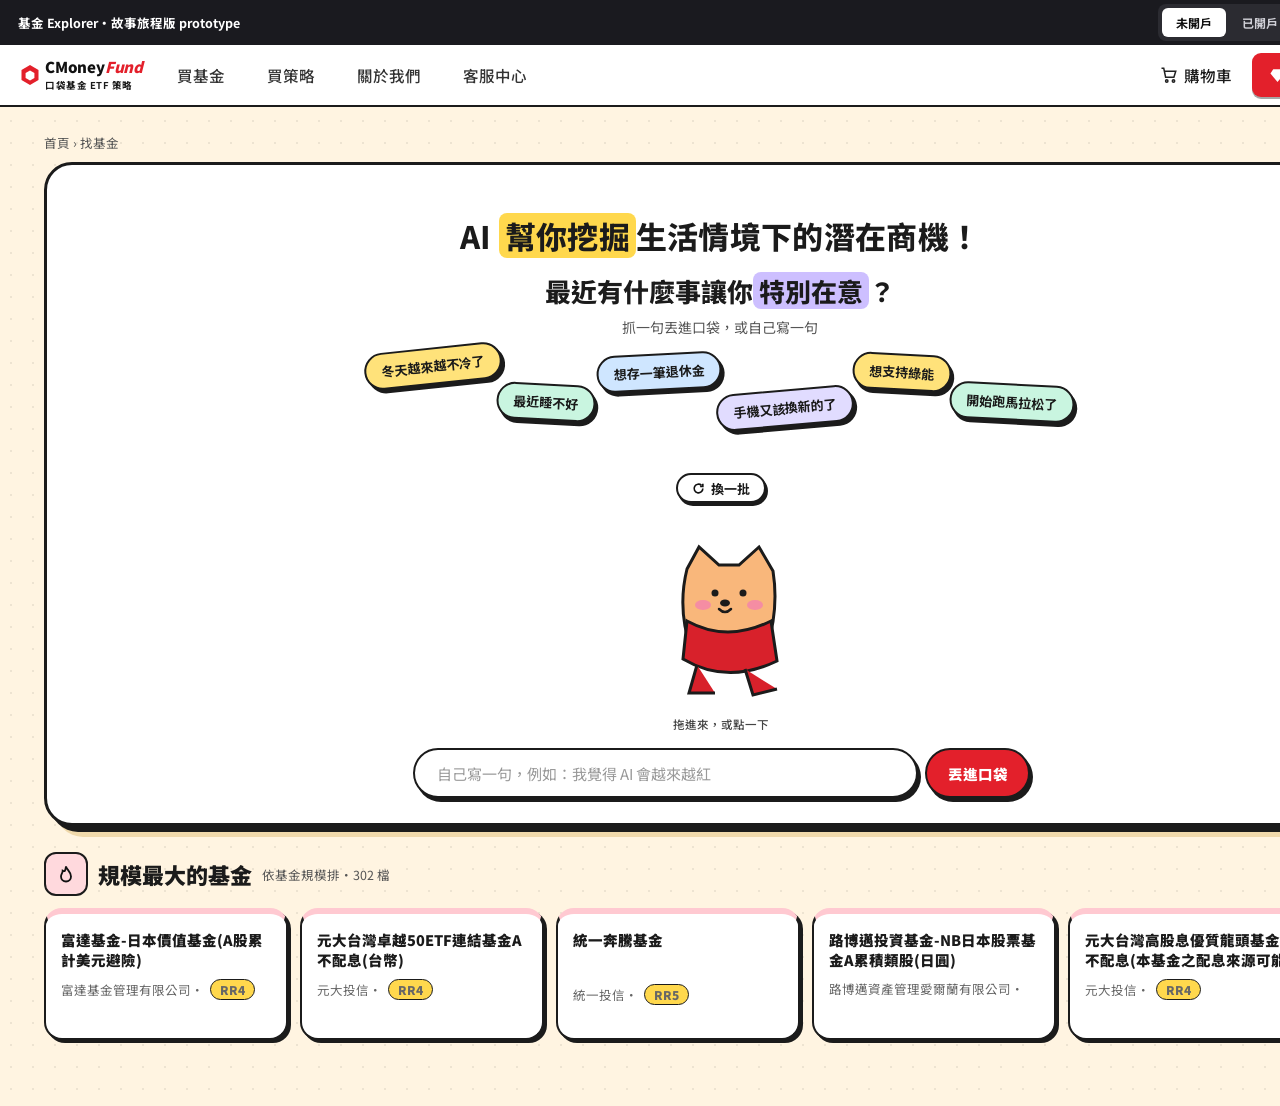
<file: pkg/fund-explorer-story/desktop-interactive.html>
<!DOCTYPE html>
<html lang="zh-Hant">
<head>
<meta charset="UTF-8">
<meta name="viewport" content="width=1440">
<title>基金 Explorer｜故事旅程版</title>
<link rel="preconnect" href="https://fonts.googleapis.com">
<link rel="preconnect" href="https://fonts.gstatic.com" crossorigin>
<link href="https://fonts.googleapis.com/css2?family=Noto+Sans+TC:wght@400;500;700;900&display=swap" rel="stylesheet">
<style>
:root{
  --ink:#1b1b1b;
  --cream:#FFF4E1;
  --cream-deep:#FDEFD2;
  --yellow:#FFE27A;
  --yellow-hl:#FFD84D;
  --red:#E3202B;
  --red-text:#C8101E;
  --purple-hl:#CDBFFF;
  --mint:#C9F5E0;
  --lav:#E1DCFF;
  --blue:#CFE6FF;
  --muted:#6b6b6b;
  --line:#e5ddcb;
}
*{box-sizing:border-box;margin:0;padding:0;}
body{
  font-family:'Noto Sans TC','PingFang TC','Microsoft JhengHei',sans-serif;
  color:var(--ink);
  background:var(--cream);
  background-image:radial-gradient(rgba(0,0,0,.07) 1.2px,transparent 1.3px);
  background-size:22px 22px;
  min-width:1440px;
  -webkit-font-smoothing:antialiased;
}
button{font-family:inherit;cursor:pointer;border:none;background:none;color:inherit;}
a{color:inherit;text-decoration:none;}

/* ---------- prototype bar + nav ---------- */
.proto{height:45px;background:#1a1a1f;color:#fff;display:flex;align-items:center;justify-content:space-between;padding:0 18px;font-size:12.5px;font-weight:700;}
.proto .grp{display:flex;gap:10px;}
.proto .seg{display:flex;background:#2b2b31;border-radius:8px;padding:4px;gap:2px;}
.proto .seg button{color:#cfcfd6;font-size:12px;font-weight:700;padding:6px 14px;border-radius:6px;}
.proto .seg button.on{background:#fff;color:#111;}
.nav{height:62px;background:#fff;border-bottom:2px solid var(--ink);display:flex;align-items:center;padding:0 21px;}
.logo{display:flex;align-items:center;gap:6px;margin-right:34px;}
.logo .txt{line-height:1.05;}
.logo b{display:block;font-size:15px;font-weight:900;letter-spacing:-.2px;color:#111;}
.logo b i{font-style:italic;color:var(--red);}
.logo small{font-size:9.5px;font-weight:700;letter-spacing:.5px;}
.nav .links{display:flex;gap:42px;font-size:15.5px;font-weight:500;color:#333;}
.nav .nav-r{margin-left:auto;display:flex;align-items:center;gap:20px;}
.nav .cart{display:flex;align-items:center;gap:6px;font-size:15.5px;font-weight:500;}
.btn-open{background:var(--red);color:#fff;font-weight:700;font-size:15.5px;height:44px;padding:0 17px;border-radius:9px;display:flex;align-items:center;gap:6px;box-shadow:0 2px 0 rgba(0,0,0,.35);}
.btn-login{height:44px;padding:0 12px;border:1.5px solid var(--red);color:var(--red);font-weight:700;font-size:15.5px;border-radius:9px;background:#fff;min-width:48px;}

/* ---------- page ---------- */
.page{padding:0 44px 60px;}
.crumb{font-size:12.5px;color:#555;padding:26px 0 10px;}
.crumb.hidden{display:none;}

.shell{
  background:#fff;border:3px solid var(--ink);border-radius:28px;
  box-shadow:6px 6px 0 var(--ink),11px 11px 0 #f0d9ab;
  position:relative;overflow:visible;
}
.shell.story{margin-top:14px;display:grid;grid-template-columns:1fr 382px;}

/* ---------- HOME ---------- */
#home{display:none;}
body[data-stage="0"] #home{display:block;}
body[data-stage="0"] #storyShell{display:none;}
body:not([data-stage="0"]) #home{display:none;}
.hero{height:724px;background:#fff;position:relative;text-align:center;}
.hero h1{font-size:31px;font-weight:900;padding-top:48px;letter-spacing:.3px;}
.hl{background:var(--yellow-hl);border-radius:8px;padding:0 6px;}
.hl.purple{background:var(--purple-hl);}
.hero h2{font-size:26px;font-weight:900;margin-top:14px;}
.hero p.sub{font-size:14px;color:#555;margin-top:8px;}
.bubble{
  position:absolute;transform:translate(-50%,-50%);
  padding:9px 16px;border:2.5px solid var(--ink);border-radius:999px;
  font-size:14.5px;font-weight:700;white-space:nowrap;cursor:pointer;
  box-shadow:3px 4px 0 var(--ink);transition:transform .15s;
}
.bubble:hover{transform:translate(-50%,-52%) scale(1.04) rotate(var(--r,0deg));}
.bubble.y{background:#FFE27A}.bubble.m{background:#C9F5E0}.bubble.b{background:#CFE6FF}.bubble.l{background:#E1DCFF}
.shuffle{position:absolute;left:674px;top:381px;transform:translate(-50%,-50%);height:30px;padding:0 14px;border:2.5px solid var(--ink);border-radius:999px;background:#fff;font-weight:700;font-size:13px;display:flex;align-items:center;gap:6px;box-shadow:2px 3px 0 var(--ink);}
.mascot{position:absolute;left:680px;top:505px;transform:translate(-50%,-50%);width:200px;height:200px;}
.hint{position:absolute;left:674px;top:609px;transform:translateX(-50%);font-size:11.5px;color:#444;font-weight:500;}
.ask{position:absolute;left:366px;top:641px;display:flex;gap:7px;align-items:center;}
.ask input{width:505px;height:50px;border:2.5px solid var(--ink);border-radius:999px;padding:0 22px;font:inherit;font-size:15px;box-shadow:3px 4px 0 var(--ink);background:#fff;}
.ask input::placeholder{color:#999;}
.ask button{height:50px;width:105px;background:var(--red);color:#fff;font-weight:900;font-size:14.5px;border:2.5px solid var(--ink);border-radius:999px;box-shadow:3px 4px 0 var(--ink);}

.sec-head{display:flex;align-items:center;margin:26px 0 12px;}
.sec-head .ic{width:44px;height:44px;border:2px solid var(--ink);border-radius:12px;background:#FFD9DD;display:grid;place-items:center;margin-right:10px;}
.sec-head h3{font-size:22px;font-weight:900;}
.sec-head .meta{font-size:12.5px;color:#555;margin-left:10px;}
.sec-head .more{margin-left:auto;border:2px solid var(--ink);border-radius:999px;background:#fff;font-size:13px;font-weight:700;padding:7px 14px;box-shadow:2px 2px 0 var(--ink);}
.fund-row{display:flex;gap:12px;overflow:hidden;padding-bottom:6px;}
.fund-card{flex:0 0 244px;height:132px;background:#fff;border:2.5px solid var(--ink);border-radius:18px;padding:16px 15px;box-shadow:3px 3px 0 var(--ink);border-top:6px solid #FFC9D1;position:relative;}
.fund-card b{display:block;font-size:14.5px;line-height:1.4;font-weight:900;}
.fund-card .iss{margin-top:8px;font-size:12.5px;color:#666;display:flex;align-items:center;gap:6px;}
.rr{background:#FFD84D;border:1.5px solid var(--ink);border-radius:999px;font-size:12px;font-weight:900;padding:1px 9px;flex:none;}

/* ---------- STORY: left ---------- */
.pane-l{padding:20px 31px 40px;border-right:3px solid var(--ink);min-height:930px;position:relative;}
.pane-l h1{text-align:center;font-size:21px;font-weight:900;margin-bottom:8px;}
.pane-l h1 .hl{border-radius:7px;padding:0 6px;}
.trip-head{display:flex;justify-content:space-between;align-items:center;font-size:13px;margin:4px 0 8px;}
.trip-head b{font-weight:900;font-size:13px;}
.trip-head .r{font-size:12.5px;color:#555;font-weight:700;}
.trip-head .r u{cursor:pointer;color:#333;}
.mapbox{background:var(--cream-deep);border:2px solid var(--ink);border-radius:24px;height:204px;position:relative;box-shadow:0 0 0 0 #000;}
.mapbox svg{width:100%;height:100%;display:block;}
.mapbox text{font-family:inherit;}
.ask-line{text-align:center;font-size:14px;margin:18px 0 12px;color:#333;font-weight:500;}
.ask-line .hl{font-weight:900;padding:1px 6px;}

.hist{position:relative;margin:0 auto;width:100%;}
.strip{height:30px;background:#FFE9A8;border:2px solid var(--ink);border-bottom:none;border-radius:8px 8px 0 0;display:flex;justify-content:space-between;align-items:center;padding:0 16px 0 14px;font-size:12px;font-weight:700;margin:0 auto -6px;position:relative;}
.strip small{font-weight:900;font-size:12px;}
.strip em{font-style:normal;color:var(--red-text);font-weight:700;}

.deck{position:relative;height:340px;margin-top:2px;}
.card-side{
  position:absolute;top:42px;width:270px;height:218px;border:2.5px solid var(--ink);border-radius:20px;padding:14px 15px;
  cursor:pointer;transition:transform .18s ease;
  box-shadow:3px 4px 0 var(--ink);
}
.card-side.cs-l{left:30px;background:#DFD8FF repeating-linear-gradient(135deg,rgba(255,255,255,.35) 0 5px,transparent 5px 10px);transform:rotate(-7deg);border-right:none;}
.card-side.cs-r{right:30px;background:#C8F4E0 repeating-linear-gradient(135deg,rgba(255,255,255,.35) 0 5px,transparent 5px 10px);transform:rotate(7deg);border-left:none;}
.card-side.cs-l:hover{transform:rotate(-9deg) translateX(-6px);}
.card-side.cs-r:hover{transform:rotate(9deg) translateX(6px);}
.card-side .arrow{width:28px;height:28px;border:2px solid var(--ink);border-radius:50%;background:#fff;display:grid;place-items:center;font-size:13px;font-weight:900;}
.card-side .swipe{font-size:11px;font-weight:700;margin-top:22px;color:#333;}
.card-side h4{font-size:19px;font-weight:900;margin-top:2px;}
.card-side p{font-size:12px;line-height:1.5;color:#333;margin-top:4px;font-weight:500;}
.card-side.cs-l .tx{padding-right:56px;}
.card-side.cs-r .tx{text-align:right;padding-left:56px;}
.card-side.cs-r .arrow{margin-left:auto;}
.card-side .swipe b{font-weight:700;}
.main-card{
  position:absolute;left:50%;top:0;transform:translateX(-50%);width:520px;
  background:#fff;border:2.5px solid var(--ink);border-radius:18px;overflow:hidden;
  box-shadow:4px 5px 0 var(--ink);z-index:3;
}
.main-card .hd{display:flex;justify-content:space-between;align-items:center;background:#FFE48A;border-bottom:2px solid var(--ink);padding:11px 18px;font-size:11.5px;font-weight:900;}
.main-card .bd{padding:14px 18px 20px;}
.main-card h3{font-size:20px;font-weight:900;margin-bottom:10px;}
.legend{background:#FFF1D6;border-radius:8px;padding:8px 12px;font-size:11.5px;font-weight:700;color:#333;display:flex;gap:8px;align-items:center;}
.legend .m{background:var(--yellow-hl);padding:1px 5px;border-radius:3px;}
.legend .d{border-bottom:2px dashed #555;padding:0 5px;margin-left:10px;}
.story-text{font-size:15.5px;line-height:2;margin-top:10px;font-weight:500;color:#222;}
.co{background:var(--yellow-hl);font-weight:900;padding:1px 3px;border-radius:3px;}
.co.nof{background:none;border-bottom:2px dashed #666;font-weight:700;padding:0 2px;}
.look{display:block;text-align:center;margin:22px 0 14px;font-size:12px;color:#333;text-decoration:underline;font-weight:700;}
.ai-note{text-align:center;font-size:10px;color:#666;line-height:1.55;width:520px;margin:0 auto;}
.ai-note .tag{display:inline-block;border:1.5px solid var(--ink);border-radius:999px;padding:0 8px;font-size:10px;font-weight:900;background:#fff;color:#222;margin-right:3px;}

/* ---------- STORY: right ---------- */
.pane-r{padding:18px 11px 28px 12px;background:#FFF9EB;border-radius:0 25px 25px 0;}
.pf{background:#fff;border:2.5px solid var(--ink);border-radius:22px;box-shadow:4px 5px 0 var(--ink);position:relative;padding:36px 12px 18px;background-image:linear-gradient(180deg,#FFE9A8 0,#FFF6D8 80px,#fff 130px);}
.pf .badge{position:absolute;left:50%;top:-13px;transform:translateX(-50%);background:var(--red);color:#fff;font-weight:900;font-size:12.5px;padding:3px 22px;border:2.5px solid var(--ink);border-radius:999px;white-space:nowrap;box-shadow:2px 2px 0 var(--ink);}
.pf h3{text-align:center;font-size:17px;font-weight:900;line-height:1.35;color:#8a3b00;color:#6b2a00;padding:0 6px;}
.pf .sub{text-align:center;font-size:11px;color:#555;margin-top:6px;font-weight:500;}
.cobox{background:#fff;border:1.5px solid var(--line);border-radius:10px;margin-top:14px;padding:9px 10px 10px;}
.cobox .t{display:flex;justify-content:space-between;font-size:11px;font-weight:900;}
.cobox .t span{font-weight:500;color:#777;}
.chips{display:flex;flex-wrap:wrap;gap:5px;margin-top:8px;}
.chip{background:var(--yellow-hl);border:1.5px solid var(--ink);border-radius:999px;font-size:11px;font-weight:900;padding:2px 9px;display:flex;align-items:center;gap:5px;cursor:default;}
.chip i{font-style:normal;font-size:11px;cursor:pointer;opacity:.75;}
.chip i:hover{opacity:1;}
.fund{background:#fff;border:2.5px solid var(--ink);border-radius:13px;margin-top:9px;padding:9px 10px 9px 10px;display:grid;grid-template-columns:22px 1fr 76px;column-gap:7px;box-shadow:2px 2px 0 var(--ink);}
.fund .no{width:18px;height:18px;border-radius:50%;border:1.5px solid var(--ink);background:var(--yellow-hl);font-size:10.5px;font-weight:900;display:grid;place-items:center;margin-top:20px;}
.fund .nm{font-size:11.5px;font-weight:900;line-height:1.45;display:-webkit-box;-webkit-line-clamp:4;-webkit-box-orient:vertical;overflow:hidden;}
.fund .is{font-size:10.5px;color:#666;margin-top:2px;white-space:nowrap;overflow:hidden;text-overflow:ellipsis;}
.fund .bar{height:5px;background:#EDE6D4;border-radius:3px;margin-top:8px;position:relative;width:128px;}
.fund .bar i{position:absolute;left:0;top:0;bottom:0;background:var(--red);border-radius:3px;}
.fund .tg{margin-top:6px;font-size:10.5px;color:#444;font-weight:500;}
.fund .tg b{background:var(--yellow-hl);font-weight:900;padding:0 3px;border-radius:2px;margin-right:2px;}
.fund .pct{text-align:right;}
.fund .pct strong{display:block;color:var(--red);font-size:22px;font-weight:900;line-height:1;}
.fund .pct small{display:block;font-size:9px;color:#444;margin-top:2px;font-weight:700;}
.plus{width:26px;height:26px;border-radius:50%;border:2px solid var(--ink);background:#fff;box-shadow:2px 2px 0 var(--ink);font-size:17px;font-weight:700;line-height:20px;display:inline-grid;place-items:center;flex:none;transition:.12s;}
.plus.on{background:var(--ink);color:#fff;}
.fund .pct .plus{margin-top:6px;}
.join{display:block;margin:15px auto 0;background:var(--red);color:#fff;font-weight:900;font-size:13.5px;padding:10px 24px;border:2.5px solid var(--ink);border-radius:999px;box-shadow:3px 3px 0 var(--ink);}
.foot-note{font-size:10.5px;color:#666;line-height:1.55;margin-top:12px;font-weight:500;}
.more-list{margin-top:14px;border-top:2px dashed #cfc3a5;padding-top:12px;}
.more-list h5{font-size:12px;font-weight:900;}
.more-list h5 span{font-weight:500;font-size:10.5px;color:#666;margin-left:4px;}
.mrow{display:flex;align-items:center;gap:6px;background:#fff;border:1.5px solid var(--line);border-radius:9px;padding:7px 8px 7px 10px;margin-top:7px;font-size:11px;font-weight:900;}
.mrow .n{flex:1;white-space:nowrap;overflow:hidden;text-overflow:ellipsis;}
.mrow .p{color:var(--red-text);font-weight:900;min-width:34px;text-align:right;}
.mrow .plus{width:22px;height:22px;font-size:15px;line-height:16px;}

/* ===== 依錄影調整 ===== */
.hero{height:664px}
.hero h1,.hero h2{font-weight:800}
.bubble{font-size:13px;padding:7px 15px;font-weight:700}
.shuffle{top:323px}.mascot{top:444px}.hint{top:551px}.ask{top:583px}
.bubble{animation:bob 4.2s ease-in-out infinite}
.bubble:nth-child(2n){animation-delay:-1.4s}.bubble:nth-child(3n){animation-delay:-2.6s}
@keyframes bob{0%,100%{margin-top:0}50%{margin-top:-4px}}
.bubble:hover{animation:none}
.shell.story{height:calc(100vh - 150px);min-height:640px;overflow:hidden;grid-template-rows:minmax(0,1fr)}
.shell.story .pane-l{min-height:0;height:100%;overflow-y:auto}
.shell.story .pane-r{height:100%;overflow-y:auto}
.card-side.cs-l:hover,.card-side.cs-r:hover{background:#FFD85A repeating-linear-gradient(135deg,rgba(255,255,255,.3) 0 5px,transparent 5px 10px)}
.card-side.ph{background:#fff;border:2px dashed #a9a9a9;box-shadow:none;cursor:default;transform:rotate(-5deg)}
.card-side.ph.cs-r{transform:rotate(5deg)}
.card-side.ph:hover{background:#fff;transform:rotate(-5deg)}
.card-side.ph.cs-r:hover{transform:rotate(5deg)}
.card-side.ph .swipe{margin-top:34px}
.card-side.ph .dots{font-size:20px;letter-spacing:2px;color:#777;margin-top:4px}
.card-side.ph p{color:#777}
.card-side.cs-r.ph .tx{text-align:right}
.main-card .wr{color:var(--red-text);font-weight:900;font-size:13px;margin-bottom:12px}
.sk{height:13px;background:#F9E9B4;border-radius:7px;margin-top:11px}
.hear{font-size:11.5px;color:#666;margin-top:24px}
.cur{font-weight:400;animation:blink 1s steps(1) infinite;margin-left:1px}
@keyframes blink{50%{opacity:0}}
.pf .gray{color:#9a9a9a}
.pf .wait{color:var(--red-text);font-size:11px;font-weight:900;text-align:center;margin-top:12px;padding:0 6px}
.skf{border:2px dashed #cfc7b4;border-radius:13px;margin-top:10px;padding:12px;background:#fff}
.skf i{display:block;height:9px;border-radius:5px;background:#F6D9DB;margin-bottom:9px}.skf i:nth-child(2){width:60%}.skf i:nth-child(3){width:30%;margin-bottom:0}
.plus.on{background:#6FD79F;color:#1b1b1b}
.join.done{background:#E8E4DB;color:#777;border-color:#9b978d;box-shadow:none;cursor:not-allowed}
.nav .cart{position:relative}
.cartBadge{position:absolute;top:-8px;left:-6px;min-width:15px;height:15px;border-radius:8px;background:var(--red);color:#fff;font-size:10px;font-weight:700;display:none;place-items:center;padding:0 3px}
.toast{position:fixed;left:50%;bottom:36px;transform:translateX(-50%);background:#1b1b1b;color:#fff;padding:11px 24px;border-radius:999px;font-weight:700;font-size:14px;z-index:99;opacity:0;transition:opacity .25s;pointer-events:none}
.toast.show{opacity:1}
.mapbox svg path.branch{transition:opacity .2s}
</style>
</head>
<body data-stage="0">
<div class="toast" id="toast"></div>

<div class="proto">
  <div>基金 Explorer・故事旅程版 prototype</div>
  <div class="grp">
    <div class="seg" data-seg><button class="on">未開戶</button><button>已開戶</button></div>
    <div class="seg" data-seg><button class="on">Web</button><button>手機</button></div>
  </div>
</div>

<div class="nav">
  <div class="logo">
    <svg width="18" height="20" viewBox="0 0 18 20"><path d="M9 0l8.5 4.9v10.2L9 20 .5 15.1V4.9z" fill="#E3202B"/><path d="M9 5.5l4.4 2.5v5L9 15.5 4.6 13V8z" fill="#fff"/></svg>
    <div class="txt"><b>CMoney<i>Fund</i></b><small>口袋基金 ETF 策略</small></div>
  </div>
  <div class="links"><a href="#">買基金</a><a href="#">買策略</a><a href="#">關於我們</a><a href="#">客服中心</a></div>
  <div class="nav-r">
    <div class="cart"><em class="cartBadge" id="cartBadge"></em><svg width="18" height="18" viewBox="0 0 24 24" fill="none" stroke="#222" stroke-width="2"><path d="M2 3h3l2.5 12h11L21 7H6"/><circle cx="9" cy="20" r="1.6"/><circle cx="18" cy="20" r="1.6"/></svg>購物車</div>
    <button class="btn-open"><svg width="17" height="17" viewBox="0 0 24 24" fill="#fff"><path d="M6 3h12l4 6-10 12L2 9z"/></svg>開戶</button>
    <button class="btn-login">登入</button>
  </div>
</div>

<div class="page">
  <div class="crumb" id="crumb">首頁 › 找基金</div>

  <!-- ===== HOME ===== -->
  <section id="home">
    <div class="shell hero" id="hero">
      <h1>AI <span class="hl">幫你挖掘</span>生活情境下的潛在商機！</h1>
      <h2>最近有什麼事讓你<span class="hl purple">特別在意</span>？</h2>
      <p class="sub">抓一句丟進口袋，或自己寫一句</p>
      <div id="bubbles"><div class="bubble y" style="left:28.7%;top:201px;--r:-6deg;transform:translate(-50%,-50%) rotate(-6deg)">冬天越來越不冷了</div><div class="bubble m" style="left:37.1%;top:237px;--r:3deg;transform:translate(-50%,-50%) rotate(3deg)">最近睡不好</div><div class="bubble b" style="left:45.5%;top:207px;--r:-3deg;transform:translate(-50%,-50%) rotate(-3deg)">想存一筆退休金</div><div class="bubble l" style="left:54.8%;top:243px;--r:-5deg;transform:translate(-50%,-50%) rotate(-5deg)">手機又該換新的了</div><div class="bubble y" style="left:63.5%;top:207px;--r:3deg;transform:translate(-50%,-50%) rotate(3deg)">想支持綠能</div><div class="bubble m" style="left:71.7%;top:237px;--r:3deg;transform:translate(-50%,-50%) rotate(3deg)">開始跑馬拉松了</div></div>
      <button class="shuffle" id="shuffle"><svg width="13" height="13" viewBox="0 0 24 24" fill="none" stroke="#111" stroke-width="3"><path d="M20 12a8 8 0 1 1-2.5-5.8"/><path d="M20 3v5h-5"/></svg>換一批</button>
      <!-- 吉祥物：設計稿中為點陣圖，這裡是示意版，請替換為正式素材 -->
      <svg class="mascot" viewBox="0 0 200 200" aria-label="口袋吉祥物">
        <path d="M60 60 L72 38 L92 56 L112 56 L132 38 L146 62 Q152 100 140 138 L64 140 Q50 100 60 60Z" fill="#F9B77B" stroke="#1b1b1b" stroke-width="3"/>
        <path d="M60 112 Q100 134 144 112 L150 152 Q100 176 56 150Z" fill="#D8212B" stroke="#1b1b1b" stroke-width="3"/>
        <circle cx="88" cy="84" r="3.5" fill="#1b1b1b"/><circle cx="116" cy="84" r="3.5" fill="#1b1b1b"/>
        <ellipse cx="98" cy="94" rx="5" ry="3.5" fill="#1b1b1b"/><path d="M92 100 Q98 106 104 100" stroke="#1b1b1b" stroke-width="2.5" fill="none" stroke-linecap="round"/>
        <ellipse cx="76" cy="96" rx="8" ry="5" fill="#F58DA3"/><ellipse cx="128" cy="96" rx="8" ry="5" fill="#F58DA3"/>
        <path d="M70 156 L62 184 L88 184" fill="#D8212B" stroke="#1b1b1b" stroke-width="3"/><path d="M118 160 L126 186 L150 180" fill="#D8212B" stroke="#1b1b1b" stroke-width="3"/>
      </svg>
      <div class="hint">拖進來，或點一下</div>
      <form class="ask" id="askForm">
        <input id="askInput" type="text" placeholder="自己寫一句，例如：我覺得 AI 會越來越紅">
        <button type="submit">丟進口袋</button>
      </form>
    </div>

    <div class="sec-head">
      <div class="ic"><svg width="20" height="22" viewBox="0 0 24 24" fill="none" stroke="#111" stroke-width="2.2"><path d="M12 3c1 4 6 6 6 12a6 6 0 0 1-12 0c0-3 2-4 2-7 2 1 3 2 4-5z"/></svg></div>
      <h3>規模最大的基金</h3><span class="meta">依基金規模排・302 檔</span>
      <button class="more">查看更多 ›</button>
    </div>
    <div class="fund-row">
      <div class="fund-card"><b>富達基金-日本價值基金(A股累計美元避險)</b><div class="iss">富達基金管理有限公司・<span class="rr">RR4</span></div></div>
      <div class="fund-card"><b>元大台灣卓越50ETF連結基金A不配息(台幣)</b><div class="iss">元大投信・<span class="rr">RR4</span></div></div>
      <div class="fund-card"><b>統一奔騰基金</b><div class="iss" style="margin-top:34px">統一投信・<span class="rr">RR5</span></div></div>
      <div class="fund-card"><b>路博邁投資基金-NB日本股票基金A累積類股(日圓)</b><div class="iss">路博邁資產管理愛爾蘭有限公司・</div></div>
      <div class="fund-card"><b>元大台灣高股息優質龍頭基金A不配息(本基金之配息來源可能</b><div class="iss">元大投信・<span class="rr">RR4</span></div></div>
      <div class="fund-card"><b>富達基金-全球科技基金A股累計</b><div class="iss">富達基金管理有限公司・</div></div>
    </div>
  </section>

  <!-- ===== STORY ===== -->
  <section class="shell story" id="storyShell">
    <div class="pane-l">
      <h1>AI <span class="hl">幫你挖掘</span>生活情境下的潛在商機！</h1>
      <div class="trip-head"><b>你的思維旅程</b><span class="r"><span id="stepNo">1</span> / 10 ・ <u id="restart">↻ 重新問一句</u></span></div>
      <div class="mapbox"><svg id="map" viewBox="0 0 916 204" preserveAspectRatio="none"></svg></div>
      <div class="ask-line">接下來想往哪走？<span class="hl">把故事卡往左或往右拖</span>，後面那張就是你要走的路</div>
      <div class="hist" id="hist"></div>
      <div class="deck" id="deck"></div>
      <a class="look" id="lookChain" href="#" style="display:none">先看目前的思維鏈</a>
      <div class="ai-note"><span class="tag">AI 生成</span>故事與提到的公司為 AI 依你的文字所做的聯想，可能有錯誤或遺漏，僅供參考，不構成任何投資建議或個股推薦。</div>
    </div>
    <aside class="pane-r">
      <div class="pf" id="pf"></div>
    </aside>
  </section>
</div>

<script>
/* ---------- data (讀自設計稿畫面) ---------- */
const BUBBLES=[
  {t:'冬天越來越不冷了',c:'y',r:-6,x:28.7,y:201},
  {t:'最近睡不好',c:'m',r:3,x:37.1,y:237},
  {t:'想存一筆退休金',c:'b',r:-3,x:45.5,y:207},
  {t:'手機又該換新的了',c:'l',r:-5,x:54.8,y:243},
  {t:'想支持綠能',c:'y',r:3,x:63.5,y:207},
  {t:'開始跑馬拉松了',c:'m',r:3,x:71.7,y:237},
];
const START='冬天越來越不冷了';

const CH=[null,
 {no:1,node:'暖冬現象的生活改變',
  title:'收不進衣櫃的薄長袖',
  body:'十二月的午後陽光依舊刺眼，你收起厚重羽絨外套，改穿 UNIQLO（<span class="co">迅銷</span>）輕便透氣的機能上衣。走進超商，你忍不住拿了一瓶 <span class="co nof">統一</span> 的冰涼茶飲消暑。回到家裡，屋內甚至有些悶熱，你隨手拿起遙控器打開 <span class="co">大金工業</span> 的節能空調，享受降溫的清爽，這才驚覺今年冬天真的很不一樣。',
  left:{t:'乾脆去避暑',d:'反常暖冬推動了造雪與避暑旅遊熱潮'},
  right:{t:'氣候變遷背後',d:'全球暖化推動潔淨能源與減碳解方'},
  pf:{title:'暖冬現象的生活改變',chips:['迅銷','大金工業'],
   funds:[
    {n:'元大亞太成長基金',i:'元大投信',co:{迅銷:2.7}},
    {n:'富達永續全球股票收益基金-A類型月配型(台幣)(本基金之配息來源可能為本金或收益平準金且並無保證收益及配息)',i:'富達投信',co:{大金工業:2.0}},
    {n:'玉山全球消費商機基金',i:'玉山投信',co:{迅銷:1.2}}],
   more:null}},
 {no:2,node:'對抗暖化的綠能解方',
  title:'屋頂上的陽光革命',
  body:'暖冬的正午陽光格外耀眼，你抬頭看見鄰居屋頂正由 <span class="co">特斯拉</span> 安裝太陽能瓦片，搭配 <span class="co">台達電</span> 的能源管理系統儲存電力。遠方山丘上，<span class="co">西門子能源</span> 的巨型風機緩緩旋轉，把冬日海風轉化成零碳電力，正悄悄改變這座城市的耗能日常。',
  left:{t:'乾淨移動潮',d:'不再依賴燃油，探訪馬路上的純電日常'},
  right:{t:'智慧電網骨幹',d:'綠電要怎麼穩定送到每一戶人家？'},
  hist:[{n:1,t:'暖冬現象的生活改變',pick:'氣候變遷背後'}],
  pf:{title:'從變暖的冬日走向綠色解答',chips:['迅銷','大金工業','特斯拉','台達電','西門子能源'],
   funds:[
    {n:'野村全球正向效應成長基金-季配型(台幣)(本基金配息來源可能為本金、非投資等級之高風險債券且基金之配息來源可能為本金)',i:'野村投信',co:{西門子能源:8.3}},
    {n:'摩根士丹利美國增長基金A(美元)',i:'MSIM基金管理(愛爾蘭)有限公司',co:{特斯拉:8.2}},
    {n:'摩根士丹利美國優勢基金A(美元)',i:'MSIM基金管理(愛爾蘭)有限公司',co:{特斯拉:7.5}}],
   more:{count:65,rows:[['摩根士丹利環球遠見基金A(美元)','7.3%'],['法盛盧米斯賽勒斯美國成長股票基金','7.0%'],['元大亞太成長基金','6.8%']]}}},
 {no:3,node:'電網升級與電力傳輸',
  title:'電流的無聲遷徙',
  body:'即使是暖冬，夜裡家家戶戶的空調依然運轉。你打開開關，風力發電機產生的電能穿過高壓輸電線，變電所裡 <span class="co nof">士電</span> 的巨大變壓器正全力降壓調節。電流流過 <span class="co nof">華新</span> 鋪設的超高壓電纜，再由 <span class="co">施耐德電機</span> 的配電盤智慧分流，最後透過 <span class="co">伊頓</span> 的不斷電系統，穩定無虞地照亮你的客廳。',
  left:{t:'儲存多餘綠電',d:'白天用不完的曝光與風，該怎麼存到夜晚？'},
  right:{t:'吃電怪獸中心',d:'電網穩定之後，海量電力到底都被誰用掉了？'},
  hist:[{n:1,t:'暖冬現象的生活改變',pick:'氣候變遷背後'},{n:2,t:'對抗暖化的綠能解方',pick:'智慧電網骨幹'}],
  pf:{title:'從氣候微溫走向綠電新動脈',chips:['迅銷','大金工業','特斯拉','台達電','西門子能源','施耐德電機','伊頓'],
   funds:[
    {n:'玉山全球生態友善ESG多重資產基金-月配息型(人民幣)(本基金有相當比重投資於非投資等級之高風險債券且基金之配息來源可能為本金)',i:'玉山投信',co:{特斯拉:4.5,施耐德電機:1.8,台達電:1.4,'另 1 家':1.0}},
    {n:'野村全球正向效應成長基金-季配型(台幣)(本基金配息來源可能為本金、非投資等級之高風險債券且基金之配息來源可能為本金)',i:'野村投信',co:{西門子能源:8.3}},
    {n:'摩根士丹利美國增長基金A(美元)',i:'MSIM基金管理(愛爾蘭)有限公司',co:{特斯拉:8.2}}],
   more:{count:69,rows:[['摩根士丹利美國優勢基金A(美元)','7.5%'],['統一全球智聯網AIoT基金(人民幣)','3.6%'],['統一統信基金','3.6%'],['統一台灣動力基金-A類型','3.5%'],['台新彭博美國成長指數基金(台幣)','3.4%'],['統一黑馬基金','3.4%'],['統一全球動態多重資產基金-月配型(…','3.4%'],['元大二○○一基金','3.2%'],['元大多福基金A不配息(台幣)','3.2%'],['元大台灣加權股價指數基金A不配息…','3.1%'],['玉山大中華基金(人民幣)','2.9%'],['台新ESG環保愛地球成長基金-A不…','2.9%'],['元大卓越基金A不配息(台幣)','2.9%'],['台新高股息平衡基金-B配息(本基金…','2.9%'],['國泰大中華基金','2.9%'],['摩根士丹利亞洲股票基金A(美元)(…','2.8%'],['元大全球優質龍頭平衡基金A不配息…','2.6%'],['玉山金平衡基金-A累積型(本基金有…','2.6%']]}}}
];

/* 思維旅程圖座標（以 916×204 為基準，由設計稿量得） */
const MAP=[null,
 {nodes:[[90,103,'start'],[290,103,1]],
  edges:[[0,1]],
  labels:[[90,137,'冬天越來越不冷了','n'],[290,137,'暖冬現象的生活改變','n']],
  branches:[[1,392,62,'← 乾脆去避暑'],[1,392,141,'→ 氣候變遷背後']]},
 {nodes:[[90,103,'start'],[290,103,1],[489,135,2]],
  edges:[[0,1],[1,2]],
  ghost:[[1,388,46,'乾脆去避暑']],
  labels:[[90,137,'冬天越來越不冷了','n'],[290,137,'暖冬現象的生活改變','n'],[489,172,'對抗暖化的綠能解方','n'],[385,100,'氣候變遷背後','e']],
  branches:[[2,607,94,'← 乾淨移動潮'],[2,610,174,'→ 智慧電網骨幹']]},
 {nodes:[[56,103,'start'],[264,103,1],[464,136,2],[665,155,3]],
  edges:[[0,1],[1,2],[2,3]],
  ghost:[[1,380,60,'乾脆去避暑'],[2,560,98,'乾淨移動潮']],
  labels:[[56,137,'冬天越來越不冷了','n'],[264,137,'暖冬現象的生活改變','n'],[464,174,'對抗暖化的綠能解方','n'],[665,190,'電網升級與電力傳輸','n'],[365,100,'氣候變遷背後','e'],[560,125,'智慧電網骨幹','e']],
  branches:[[3,782,112,'← 儲存多餘綠電'],[3,782,191,'→ 吃電怪獸中心']]}
];

/* ---------- state ---------- */
let stage=0, removed=new Set(), joined=new Set();
const $=s=>document.querySelector(s);

function setStage(n){
  stage=n; removed=new Set();
  document.body.dataset.stage=n;
  $('#crumb').classList.toggle('hidden',n>0);
  if(n===0){token++;renderBubbles();window.scrollTo(0,0);return;}
  showChapter(n);
}

/* ---------- home ---------- */
function renderBubbles(){
  $('#bubbles').innerHTML=BUBBLES.map((b,i)=>
   `<div class="bubble ${b.c}" style="left:${b.x}%;top:${b.y}px;--r:${b.r}deg;transform:translate(-50%,-50%) rotate(${b.r}deg)" data-i="${i}">${b.t}</div>`).join('');
  document.querySelectorAll('.bubble').forEach(el=>el.onclick=()=>setStage(1));
}
$('#shuffle').onclick=()=>{
  const xs=BUBBLES.map(b=>[b.x,b.y,b.r]);
  xs.sort(()=>Math.random()-.5);
  BUBBLES.forEach((b,i)=>{[b.x,b.y,b.r]=xs[i];});
  renderBubbles();
};
$('#askForm').onsubmit=e=>{e.preventDefault();setStage(1);};

/* ---------- story ---------- */
function mapSVG(n,o={}){
  const m=MAP[n];
  const pend=!!o.pending, hl=o.hl||null;
  let s='';
  const P=i=>m.nodes[i];
  // edges
  m.edges.forEach(([a,b])=>{
    const [x1,y1]=P(a),[x2,y2]=P(b);
    const mx=(x1+x2)/2;
    s+=`<path d="M${x1},${y1} C${mx},${y1} ${mx},${y2} ${x2},${y2}" fill="none" stroke="#1b1b1b" stroke-width="4.5" stroke-linecap="round"/>`;
  });
  (pend?[]:(m.ghost||[])).forEach(([f,x,y,t])=>{
    const [x1,y1]=P(f);
    s+=`<path d="M${x1},${y1} Q${(x1+x)/2},${y-6} ${x-30},${y+10}" fill="none" stroke="#b9b09b" stroke-width="2" stroke-dasharray="5 4"/>`;
    s+=`<text x="${x}" y="${y}" font-size="12" fill="#a99f88" font-weight="700" text-anchor="middle">${t}</text>`;
  });
  if(!pend) m.branches.forEach(([f,x,y,t],bi)=>{
    const [x1,y1]=P(f);
    const side=bi===0?'l':'r';
    const on=hl===side, off=hl&&!on;
    s+=`<path class="branch" d="M${x1+14},${y1} Q${(x1+x)/2},${y1} ${x-8},${y}" fill="none" stroke="${off?'#E7B5B5':'#D8212B'}" stroke-width="${on?4:2}" ${on?'':'stroke-dasharray="6 4"'}/>`;
    s+=`<text x="${x}" y="${y+5}" font-size="14" font-weight="900" fill="${off?'#E2AAAA':'#C8101E'}">${t}</text>`;
  });
  m.nodes.forEach(([x,y,k])=>{
    if(pend&&k===n){s+=`<circle cx="${x}" cy="${y}" r="17" fill="#FFF4DB" stroke="#b9a770" stroke-width="2.5" stroke-dasharray="4 3"/><text x="${x}" y="${y+5}" font-size="14" font-weight="900" text-anchor="middle" fill="#8a7a40">…</text>`;return;}
    if(k==='start') s+=`<rect x="${x-20}" y="${y-11}" width="40" height="22" rx="11" fill="#9DF0C5" stroke="#1b1b1b" stroke-width="2"/><text x="${x}" y="${y+4.5}" font-size="11.5" font-weight="900" text-anchor="middle">起點</text>`;
    else{
      const cur=(k===n), r=cur?17:12;
      s+=`<circle cx="${x}" cy="${y}" r="${r}" fill="${cur?'#FFD84D':'#FFF4DB'}" stroke="#1b1b1b" stroke-width="2.5"/><text x="${x}" y="${y+4.5}" font-size="${cur?13:11}" font-weight="900" text-anchor="middle">${k}</text>`;
    }
  });
  m.labels.forEach(([x,y,t,k])=>{
    if(pend&&k==='n'&&Math.abs(x-m.nodes[n][0])<2) return;
    const bold=k==='n';
    s+=`<text x="${x}" y="${y}" font-size="${bold?13.5:12}" font-weight="${bold?900:500}" fill="${bold?'#1b1b1b':'#555'}" text-anchor="middle">${t}</text>`;
  });
  return s;
}


const fkey=(c,f)=>'f'+c.no+f.n;
let cart=0, token=0;
function setCart(n){cart=Math.max(0,n);const b=$('#cartBadge');b.textContent=cart;b.style.display=cart?'grid':'none';}
function rowsOf(c){
  return c.pf.funds.map(f=>{
    const cos=Object.entries(f.co).filter(([k])=>!removed.has(k));
    return {...f,cos,total:cos.reduce((a,[,v])=>a+v,0)};
  }).filter(f=>f.total>0).sort((a,b)=>b.total-a.total);
}
function pfHTML(c){
  const p=c.pf, rows=rowsOf(c);
  const fundHTML=rows.map((f,i)=>{
    const tags=f.cos.map(([k,v])=>k.startsWith('另')?`${k}`:`<b>${k}</b> ${v.toFixed(1)}%`).join('・');
    const key=fkey(c,f);
    return `<div class="fund">
      <div class="no">${i+1}</div>
      <div><div class="nm">${f.n}</div><div class="is">${f.i}</div>
        <div class="bar"><i style="width:${Math.min(100,f.total*7)}%"></i></div>
        <div class="tg">${tags}</div></div>
      <div class="pct"><strong>${f.total.toFixed(1)}%</strong><small>故事公司合計</small>
        <button class="plus ${joined.has(key)?'on':''}" data-k="${key}">${joined.has(key)?'✓':'+'}</button></div>
    </div>`;}).join('');
  const chips=p.chips.map(x=>`<span class="chip" style="${removed.has(x)?'display:none':''}">${x}<i data-co="${x}">✕</i></span>`).join('');
  const left=p.chips.filter(x=>!removed.has(x)).length;
  const allIn=rows.length&&rows.every(f=>joined.has(fkey(c,f)));
  let more='';
  if(p.more){
    more=`<div class="more-list"><h5>也持有這些公司的基金<span>${p.more.count} 檔</span></h5>`+
      p.more.rows.map(([n,v],i)=>{const key='m'+c.no+i;return `<div class="mrow"><span class="n">${n}</span><span class="p">${v}</span><button class="plus ${joined.has(key)?'on':''}" data-k="${key}">${joined.has(key)?'✓':'+'}</button></div>`}).join('')+`</div>`;
  }
  return `<div class="badge">你的投資組合</div>
   <h3>${p.title}</h3>
   <div class="sub">依 ${left} 家故事公司・基金持股合計由高到低</div>
   <div class="cobox"><div class="t">組合用到的公司<span>覺得不相關就按 ✕ 拿掉</span></div><div class="chips">${chips}</div></div>
   ${fundHTML}
   ${allIn?'<button class="join done" id="joinAll" disabled>✓ 已全部加入清單</button>':`<button class="join" id="joinAll">一次加入清單（${rows.length} 檔）</button>`}
   ${more}
   <div class="foot-note">每走一站都會把新故事的公司加進來重新排序。只表示基金持有這些公司，不代表適合你。</div>`;
}
function pfSkeleton(){
  return `<div class="badge">你的投資組合</div><h3 class="gray">你的投資組合</h3>
   <div class="sub">跟著你的故事長出來</div>
   <div class="wait">AI 寫出公司後，馬上比對持有這些公司的基金…</div>
   <div class="skf"><i></i><i></i><i></i></div><div class="skf"><i></i><i></i><i></i></div><div class="skf"><i></i><i></i><i></i></div>
   <div class="foot-note">每走一站都會把新故事的公司加進來重新排序。只表示基金持有這些公司，不代表適合你。</div>`;
}
function sideHTML(c,ready){
  if(!ready) return `<div class="card-side cs-l ph"><div class="tx"><div class="swipe">← 往左</div><div class="dots">…</div><p>故事寫完就出現</p></div></div>
   <div class="card-side cs-r ph"><div class="tx"><div class="swipe">往右 →</div><div class="dots">…</div><p>故事寫完就出現</p></div></div>`;
  return `<div class="card-side cs-l" data-go="left"><div class="tx"><div class="arrow">←</div><div class="swipe">往左滑</div><h4>${c.left.t}</h4><p>${c.left.d}</p></div></div>
   <div class="card-side cs-r" data-go="right"><div class="tx"><div class="arrow">→</div><div class="swipe">往右滑</div><h4>${c.right.t}</h4><p>${c.right.d}</p></div></div>`;
}
const wait=(ms,t)=>new Promise(r=>setTimeout(()=>r(t===token),ms));
function typeHTML(el,html,delay,t){
  return new Promise(res=>{
    let i=0;
    const step=()=>{
      if(t!==token) return res(false);
      if(i>=html.length){el.innerHTML=html;return res(true);}
      while(i<html.length&&html[i]==='<') i=html.indexOf('>',i)+1;
      i++;
      el.innerHTML=html.slice(0,i)+'<span class="cur">|</span>';
      setTimeout(step,delay);
    };
    step();
  });
}
function bindSides(){
  document.querySelectorAll('[data-go]').forEach(el=>{
    el.onclick=()=>{ if(stage<3) showChapter(stage+1); else toast('設計稿到第 3 張為止'); };
    const side=el.dataset.go==='left'?'l':'r';
    el.onmouseenter=()=>{$('#map').innerHTML=mapSVG(stage,{hl:side});};
    el.onmouseleave=()=>{$('#map').innerHTML=mapSVG(stage);};
  });
}
async function showChapter(n){
  const t=++token, c=CH[n];
  stage=n; document.body.dataset.stage=n; $('#crumb').classList.add('hidden');
  if(n===1) removed=new Set();
  $('#stepNo').textContent=n;
  $('#map').innerHTML=mapSVG(n,{pending:true});
  $('#hist').innerHTML=(c.hist||[]).map((h,i)=>`<div class="strip" style="width:${100-(i*0.8)}%"><span><small>第 ${h.n} 張</small>　${h.t}</span><em>選了「${h.pick}」</em></div>`).join('');
  $('#lookChain').style.display=n>1?'block':'none';
  $('#deck').style.height=(n===3?330:318)+'px';
  $('#deck').innerHTML=sideHTML(c,false)+`<div class="main-card"><div class="hd"><span>第 ${n} / 10 張</span><span>AI 正在想…</span></div><div class="bd"><div class="wr">AI 正在寫第 ${n} 張故事，大約 5 秒</div><div class="sk" style="width:62%"></div><div class="sk" style="width:38%"></div><div class="sk"></div><div class="sk" style="width:80%"></div><div class="hear">聽你說了什麼</div></div></div>`;
  $('#pf').innerHTML=pfSkeleton();
  $('.pane-l').scrollTop=0; $('.pane-r').scrollTop=0;
  if(!await wait(1200,t)) return;
  const mc=$('#deck .main-card');
  mc.innerHTML=`<div class="hd"><span>第 ${n} / 10 張</span><span>${c.node}</span></div><div class="bd"><h3 id="tt"></h3><div class="legend" id="lg" style="visibility:hidden"><span class="m">螢光標記</span>有基金持有，會算進組合<span class="d">虛線</span>目前沒有基金持有</div><div class="story-text" id="tx"></div></div>`;
  if(!await typeHTML($('#tt'),c.title,38,t)) return;
  $('#lg').style.visibility='visible';
  if(!await typeHTML($('#tx'),c.body,16,t)) return;
  $('#map').innerHTML=mapSVG(n);
  $('#deck').insertAdjacentHTML('afterbegin',sideHTML(c,true));
  document.querySelectorAll('#deck .card-side.ph').forEach(e=>e.remove());
  bindSides();
  $('#pf').innerHTML=pfHTML(c); bindPF();
}
function renderStory(){ showChapter(stage); }
function bindPF(){
  const c=CH[stage];
  document.querySelectorAll('#pf .plus').forEach(b=>b.onclick=()=>{
    const k=b.dataset.k; if(joined.has(k)){joined.delete(k);setCart(cart-1);}else{joined.add(k);setCart(cart+1);}
    $('#pf').innerHTML=pfHTML(c);bindPF();
  });
  document.querySelectorAll('#pf .chip i').forEach(i=>i.onclick=()=>{removed.add(i.dataset.co);$('#pf').innerHTML=pfHTML(c);bindPF();});
  const j=$('#joinAll'); if(j&&!j.disabled) j.onclick=()=>{
    let add=0; rowsOf(c).forEach(f=>{const k=fkey(c,f); if(!joined.has(k)){joined.add(k);add++;}});
    setCart(cart+add);
    toast(`已加入清單，組名「${c.pf.title}」`);
    $('#pf').innerHTML=pfHTML(c);bindPF();
  };
}
let toastT;
function toast(t){const d=$('#toast');d.textContent=t;d.classList.add('show');clearTimeout(toastT);toastT=setTimeout(()=>d.classList.remove('show'),2200);}
const flash=toast;
$('#restart').onclick=()=>setStage(0);
$('#lookChain').onclick=e=>{e.preventDefault();$('.mapbox').scrollIntoView({behavior:'smooth',block:'center'});};
document.querySelectorAll('[data-seg]').forEach(g=>g.querySelectorAll('button').forEach(b=>b.onclick=()=>{g.querySelectorAll('button').forEach(x=>x.classList.remove('on'));b.classList.add('on');}));

/* 左右滑動手勢 */
let sx=null;
document.addEventListener('pointerdown',e=>{ if(e.target.closest('.main-card')) sx=e.clientX; });
document.addEventListener('pointerup',e=>{ if(sx!==null && Math.abs(e.clientX-sx)>60 && stage>0 && stage<3) (document.querySelector('#deck .card-side:not(.ph)')&&showChapter(stage+1)); sx=null; });

renderBubbles();
</script>
</body>
</html>
</file>
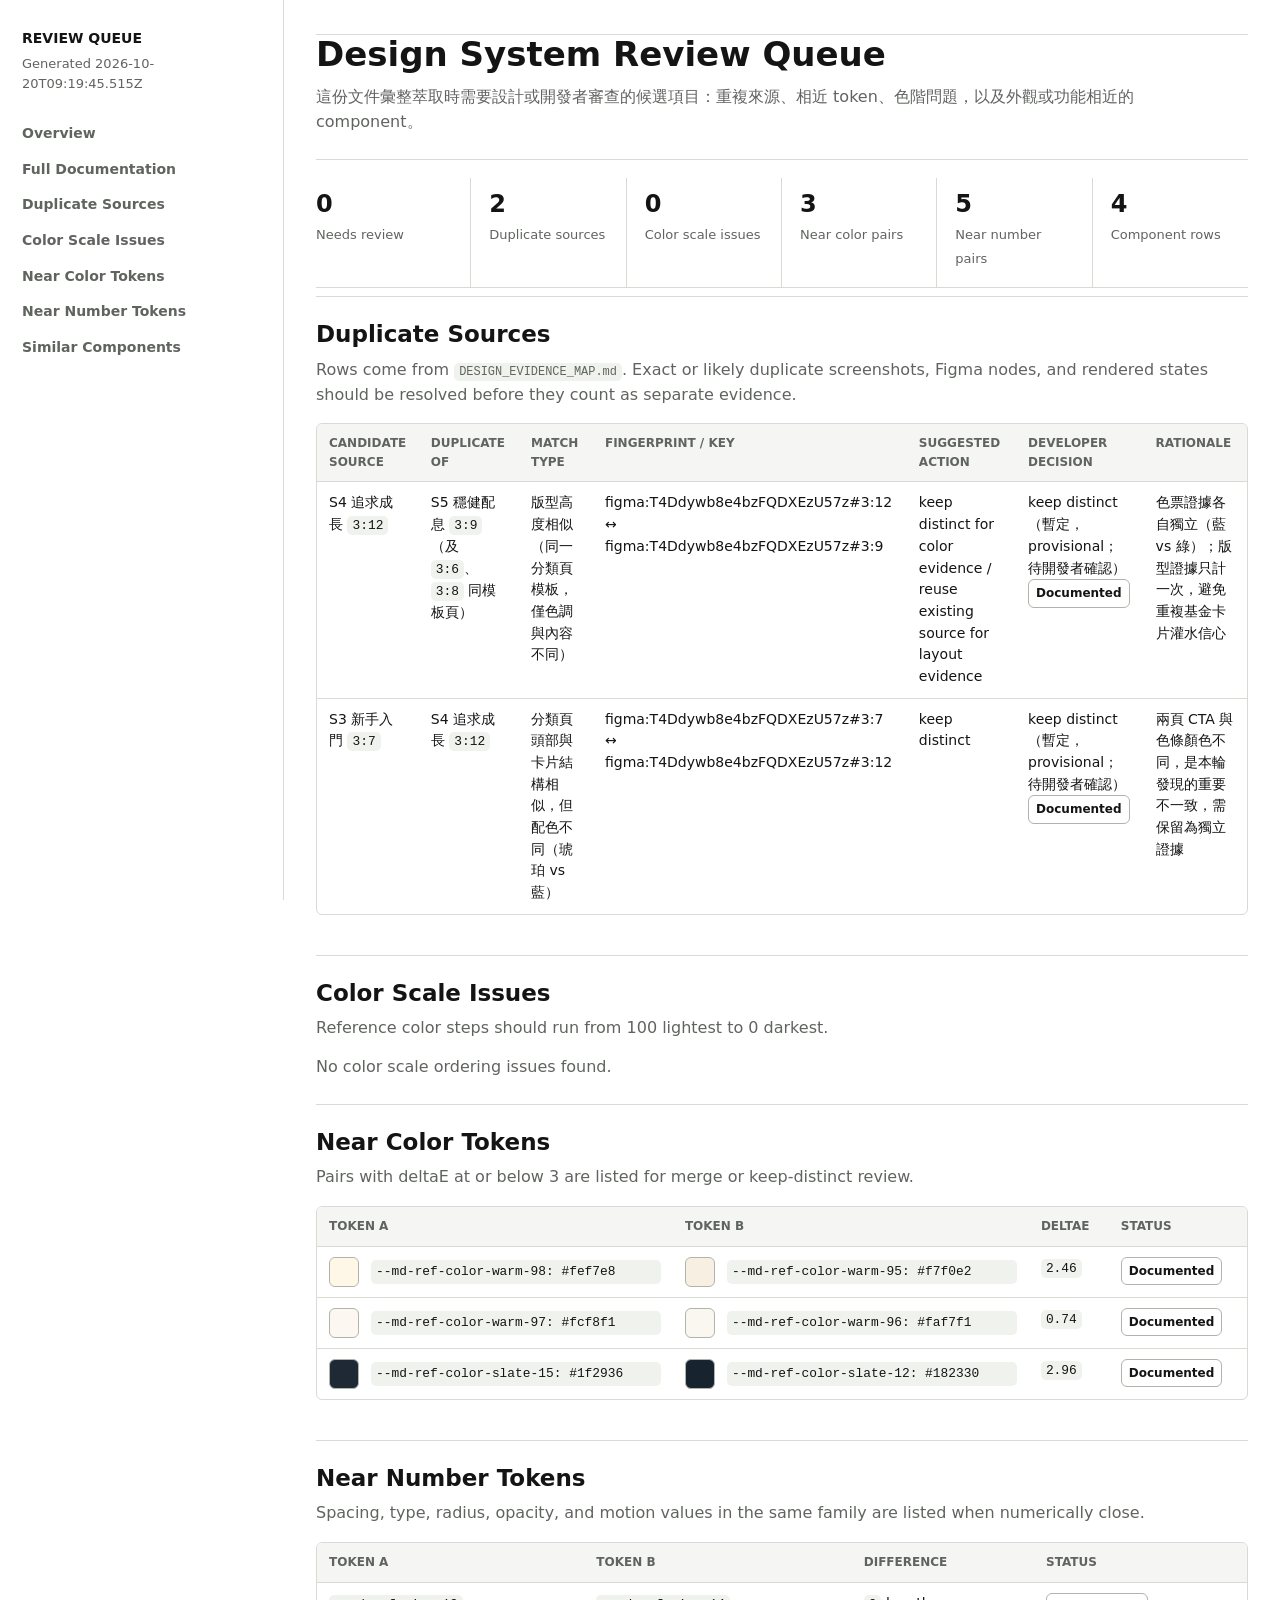
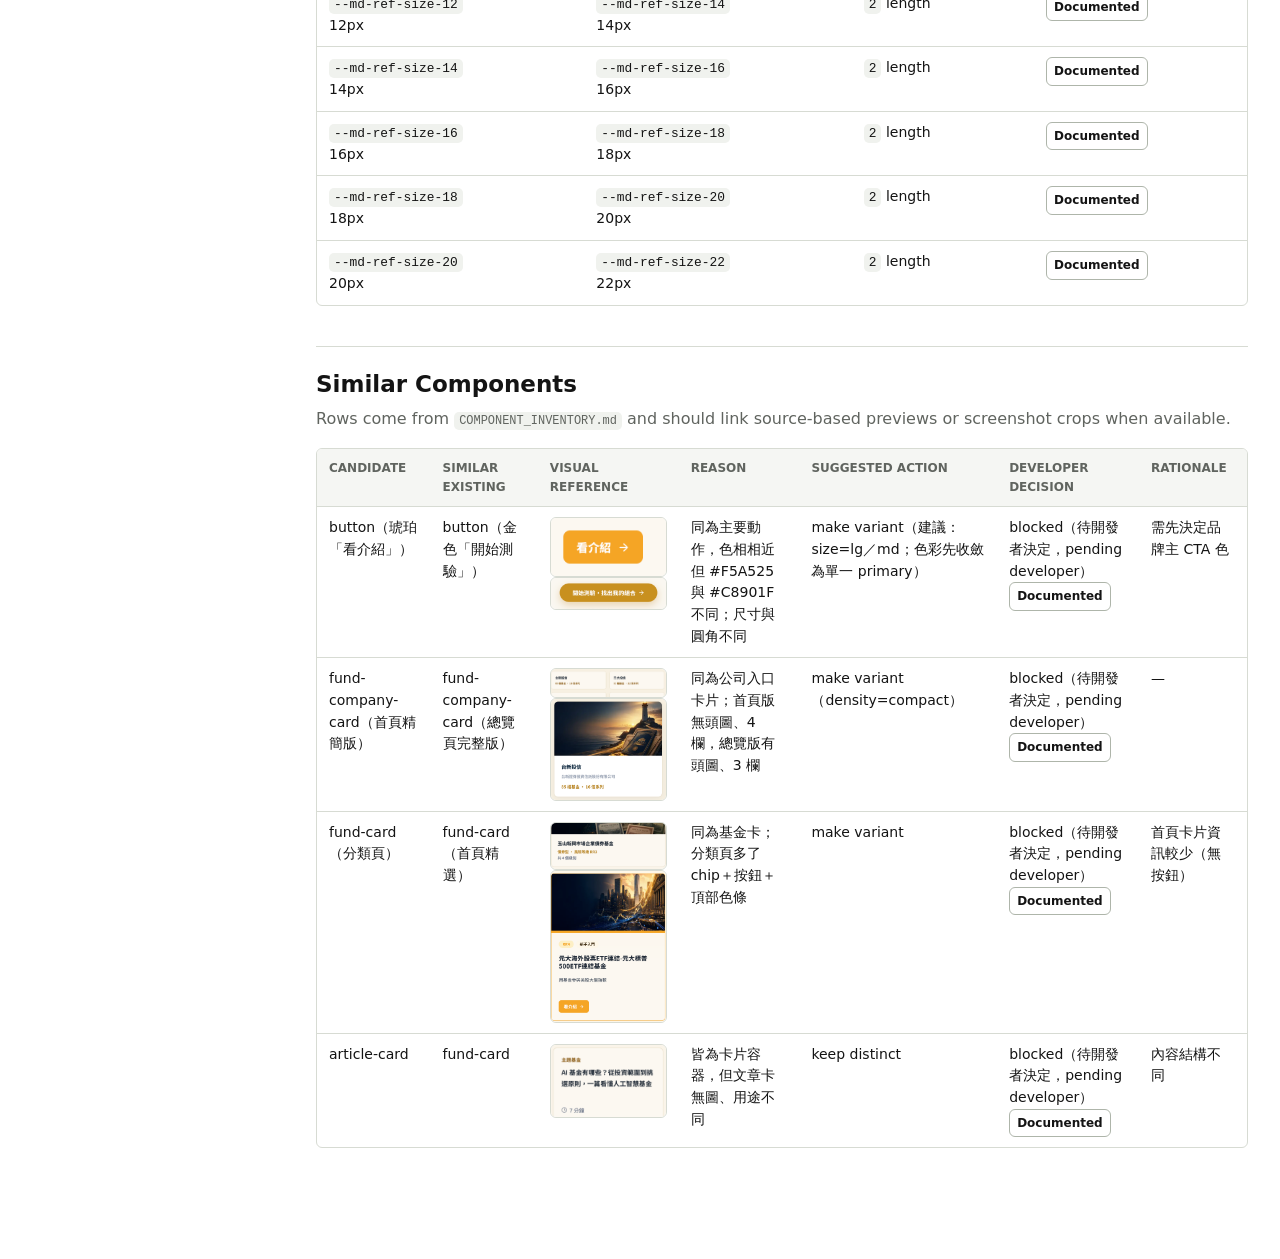
<file: fund-abao/docs/design-system/review.html>
<!doctype html>
<html lang="zh-Hant">
<head>
  <meta charset="utf-8">
  <meta name="viewport" content="width=device-width, initial-scale=1">
  <title>Design System Review Queue</title>
  <style>
    :root {
      color-scheme: light;
      --bg: #ffffff;
      --surface: #ffffff;
      --surface-subtle: #f5f6f3;
      --text: #141414;
      --muted: #60645f;
      --border: #d7dbd3;
      --border-strong: #aeb5aa;
      --accent: #2f5d3a;
      --warning: #8a4b00;
      --issue: #9c2f21;
      --code: #f0f2ee;
    }
    * { box-sizing: border-box; }
    body {
      margin: 0;
      background: var(--bg);
      color: var(--text);
      font-family: Inter, ui-sans-serif, system-ui, -apple-system, BlinkMacSystemFont, "Segoe UI", "Noto Sans TC", "Noto Sans JP", sans-serif;
      line-height: 1.55;
    }
    a { color: var(--accent); }
    .layout {
      display: grid;
      grid-template-columns: 284px minmax(0, 1fr);
      min-height: 100vh;
    }
    aside {
      position: sticky;
      top: 0;
      height: 100vh;
      overflow: auto;
      padding: 28px 22px;
      border-right: 1px solid var(--border);
      background: var(--surface);
    }
    main {
      width: min(1160px, 100%);
      padding: 34px 32px 72px;
    }
    .brand {
      margin: 0 0 4px;
      font-size: 14px;
      font-weight: 800;
      letter-spacing: 0;
      text-transform: uppercase;
    }
    .subtitle {
      margin: 0 0 22px;
      color: var(--muted);
      font-size: 13px;
    }
    nav a {
      display: block;
      padding: 7px 0;
      color: var(--muted);
      font-size: 14px;
      font-weight: 650;
      text-decoration: none;
    }
    nav a:hover { color: var(--text); }
    .hero {
      padding: 0 0 24px;
      border-bottom: 1px solid var(--border);
      margin-bottom: 18px;
    }
    h1 {
      max-width: 800px;
      margin: 0 0 12px;
      font-size: 34px;
      line-height: 1.12;
      letter-spacing: 0;
    }
    .hero p {
      max-width: 840px;
      margin: 0;
      color: var(--muted);
    }
    .summary {
      display: grid;
      grid-template-columns: repeat(auto-fit, minmax(150px, 1fr));
      border-bottom: 1px solid var(--border);
      margin-bottom: 8px;
    }
    .metric {
      padding: 14px 18px 16px 0;
      border-right: 1px solid var(--border);
    }
    .metric + .metric { padding-left: 18px; }
    .metric:last-child { border-right: 0; }
    .metric strong {
      display: block;
      margin-bottom: 6px;
      font-size: 24px;
      line-height: 1;
    }
    .metric span {
      color: var(--muted);
      font-size: 13px;
    }
    section {
      padding: 24px 0;
      border-top: 1px solid var(--border);
    }
    h2 {
      margin: 0 0 10px;
      font-size: 23px;
      line-height: 1.15;
      letter-spacing: 0;
    }
    .section-lead {
      margin: 0 0 14px;
      color: var(--muted);
    }
    .table-wrap {
      overflow: auto;
      border: 1px solid var(--border);
      border-radius: 6px;
      margin: 16px 0;
    }
    table {
      width: 100%;
      min-width: 820px;
      border-collapse: collapse;
    }
    th, td {
      padding: 10px 12px;
      border-bottom: 1px solid var(--border);
      text-align: left;
      vertical-align: top;
      font-size: 14px;
    }
    th {
      background: var(--surface-subtle);
      color: var(--muted);
      font-size: 12px;
      letter-spacing: 0;
      text-transform: uppercase;
    }
    tr:last-child td { border-bottom: 0; }
    code {
      border-radius: 5px;
      background: var(--code);
      padding: 2px 5px;
      font-size: 0.92em;
    }
    .status {
      display: inline-block;
      border: 1px solid var(--border);
      border-radius: 6px;
      padding: 4px 7px;
      color: var(--muted);
      font-size: 12px;
      font-weight: 700;
      white-space: nowrap;
    }
    .status.needs-review { border-color: #d4a64d; color: var(--warning); }
    .status.issue { border-color: #d89a92; color: var(--issue); }
    .status.documented { border-color: var(--border-strong); color: var(--text); }
    .swatch-pair {
      display: grid;
      grid-template-columns: 34px minmax(0, 1fr);
      gap: 8px;
      align-items: center;
      min-width: 180px;
    }
    .swatch {
      width: 30px;
      height: 30px;
      border: 1px solid var(--border-strong);
      border-radius: 6px;
    }
    .review-image {
      display: block;
      max-width: min(220px, 100%);
      max-height: 160px;
      border: 1px solid var(--border);
      border-radius: 6px;
      background: var(--surface);
      object-fit: contain;
    }
    .empty {
      margin: 12px 0 0;
      color: var(--muted);
    }
    @media (max-width: 900px) {
      .layout { display: block; }
      aside {
        position: relative;
        height: auto;
        border-right: 0;
        border-bottom: 1px solid var(--border);
      }
      main { padding: 24px 16px 56px; }
      .summary { grid-template-columns: 1fr; }
      .metric,
      .metric + .metric,
      .metric:last-child {
        border-right: 0;
        border-top: 1px solid var(--border);
        padding: 14px 0;
      }
    }
  </style>
</head>
<body>
  <div class="layout">
    <aside>
      <p class="brand">Review Queue</p>
      <p class="subtitle">Generated 2026-10-20T09:19:45.515Z</p>
      <nav>
        <a href="#overview">Overview</a>
        <a href="index.html">Full Documentation</a>
        <a href="#source-duplicates">Duplicate Sources</a>
        <a href="#color-scale">Color Scale Issues</a>
        <a href="#near-colors">Near Color Tokens</a>
        <a href="#near-numbers">Near Number Tokens</a>
        <a href="#components">Similar Components</a>
      </nav>
    </aside>
    <main>
      <section class="hero" id="overview">
        <h1>Design System Review Queue</h1>
        <p>這份文件彙整萃取時需要設計或開發者審查的候選項目：重複來源、相近 token、色階問題，以及外觀或功能相近的 component。</p>
      </section>

      <div class="summary" aria-label="Review summary">
        <div class="metric"><strong>0</strong><span>Needs review</span></div>
        <div class="metric"><strong>2</strong><span>Duplicate sources</span></div>
        <div class="metric"><strong>0</strong><span>Color scale issues</span></div>
        <div class="metric"><strong>3</strong><span>Near color pairs</span></div>
        <div class="metric"><strong>5</strong><span>Near number pairs</span></div>
        <div class="metric"><strong>4</strong><span>Component rows</span></div>
      </div>

      <section id="source-duplicates">
        <h2>Duplicate Sources</h2>
        <p class="section-lead">Rows come from <code>DESIGN_EVIDENCE_MAP.md</code>. Exact or likely duplicate screenshots, Figma nodes, and rendered states should be resolved before they count as separate evidence.</p>
        <div class="table-wrap"><table>
    <thead><tr><th>Candidate source</th><th>Duplicate of</th><th>Match type</th><th>Fingerprint / key</th><th>Suggested action</th><th>Developer decision</th><th>Rationale</th></tr></thead>
    <tbody><tr>
  <td>S4 追求成長 <code>3:12</code></td>
  <td>S5 穩健配息 <code>3:9</code>（及 <code>3:6</code>、<code>3:8</code> 同模板頁）</td>
  <td>版型高度相似（同一分類頁模板，僅色調與內容不同）</td>
  <td>figma:T4Ddywb8e4bzFQDXEzU57z#3:12 ↔ figma:T4Ddywb8e4bzFQDXEzU57z#3:9</td>
  <td>keep distinct for color evidence / reuse existing source for layout evidence</td>
  <td>keep distinct（暫定，provisional；待開發者確認）<br><span class="status documented">Documented</span></td>
  <td>色票證據各自獨立（藍 vs 綠）；版型證據只計一次，避免重複基金卡片灌水信心</td>
</tr><tr>
  <td>S3 新手入門 <code>3:7</code></td>
  <td>S4 追求成長 <code>3:12</code></td>
  <td>分類頁頭部與卡片結構相似，但配色不同（琥珀 vs 藍）</td>
  <td>figma:T4Ddywb8e4bzFQDXEzU57z#3:7 ↔ figma:T4Ddywb8e4bzFQDXEzU57z#3:12</td>
  <td>keep distinct</td>
  <td>keep distinct（暫定，provisional；待開發者確認）<br><span class="status documented">Documented</span></td>
  <td>兩頁 CTA 與色條顏色不同，是本輪發現的重要不一致，需保留為獨立證據</td>
</tr></tbody>
  </table></div>
      </section>

      <section id="color-scale">
        <h2>Color Scale Issues</h2>
        <p class="section-lead">Reference color steps should run from 100 lightest to 0 darkest.</p>
        <p class="empty">No color scale ordering issues found.</p>
      </section>

      <section id="near-colors">
        <h2>Near Color Tokens</h2>
        <p class="section-lead">Pairs with deltaE at or below 3 are listed for merge or keep-distinct review.</p>
        <div class="table-wrap"><table>
    <thead><tr><th>Token A</th><th>Token B</th><th>deltaE</th><th>Status</th></tr></thead>
    <tbody><tr>
  <td><span class="swatch-pair"><span class="swatch" style="background:#fef7e8"></span><code>--md-ref-color-warm-98: #fef7e8</code></span></td>
  <td><span class="swatch-pair"><span class="swatch" style="background:#f7f0e2"></span><code>--md-ref-color-warm-95: #f7f0e2</code></span></td>
  <td><code>2.46</code></td>
  <td><span class="status documented">Documented</span></td>
</tr><tr>
  <td><span class="swatch-pair"><span class="swatch" style="background:#fcf8f1"></span><code>--md-ref-color-warm-97: #fcf8f1</code></span></td>
  <td><span class="swatch-pair"><span class="swatch" style="background:#faf7f1"></span><code>--md-ref-color-warm-96: #faf7f1</code></span></td>
  <td><code>0.74</code></td>
  <td><span class="status documented">Documented</span></td>
</tr><tr>
  <td><span class="swatch-pair"><span class="swatch" style="background:#1f2936"></span><code>--md-ref-color-slate-15: #1f2936</code></span></td>
  <td><span class="swatch-pair"><span class="swatch" style="background:#182330"></span><code>--md-ref-color-slate-12: #182330</code></span></td>
  <td><code>2.96</code></td>
  <td><span class="status documented">Documented</span></td>
</tr></tbody>
  </table></div>
      </section>

      <section id="near-numbers">
        <h2>Near Number Tokens</h2>
        <p class="section-lead">Spacing, type, radius, opacity, and motion values in the same family are listed when numerically close.</p>
        <div class="table-wrap"><table>
    <thead><tr><th>Token A</th><th>Token B</th><th>Difference</th><th>Status</th></tr></thead>
    <tbody><tr>
  <td><code>--md-ref-size-12</code><br>12px</td>
  <td><code>--md-ref-size-14</code><br>14px</td>
  <td><code>2</code> length</td>
  <td><span class="status documented">Documented</span></td>
</tr><tr>
  <td><code>--md-ref-size-14</code><br>14px</td>
  <td><code>--md-ref-size-16</code><br>16px</td>
  <td><code>2</code> length</td>
  <td><span class="status documented">Documented</span></td>
</tr><tr>
  <td><code>--md-ref-size-16</code><br>16px</td>
  <td><code>--md-ref-size-18</code><br>18px</td>
  <td><code>2</code> length</td>
  <td><span class="status documented">Documented</span></td>
</tr><tr>
  <td><code>--md-ref-size-18</code><br>18px</td>
  <td><code>--md-ref-size-20</code><br>20px</td>
  <td><code>2</code> length</td>
  <td><span class="status documented">Documented</span></td>
</tr><tr>
  <td><code>--md-ref-size-20</code><br>20px</td>
  <td><code>--md-ref-size-22</code><br>22px</td>
  <td><code>2</code> length</td>
  <td><span class="status documented">Documented</span></td>
</tr></tbody>
  </table></div>
      </section>

      <section id="components">
        <h2>Similar Components</h2>
        <p class="section-lead">Rows come from <code>COMPONENT_INVENTORY.md</code> and should link source-based previews or screenshot crops when available.</p>
        <div class="table-wrap"><table>
    <thead><tr><th>Candidate</th><th>Similar existing</th><th>Visual reference</th><th>Reason</th><th>Suggested action</th><th>Developer decision</th><th>Rationale</th></tr></thead>
    <tbody><tr>
  <td>button（琥珀「看介紹」）</td>
  <td>button（金色「開始測驗」）</td>
  <td><img class="review-image" src="assets/component-review/button-amber-beginner-see-intro.png" alt="看介紹" loading="lazy"> <img class="review-image" src="assets/component-review/button-primary-gold-home-cta.png" alt="開始測驗" loading="lazy"></td>
  <td>同為主要動作，色相相近但 #F5A525 與 #C8901F 不同；尺寸與圓角不同</td>
  <td>make variant（建議：size=lg／md；色彩先收斂為單一 primary）</td>
  <td>blocked（待開發者決定，pending developer）<br><span class="status documented">Documented</span></td>
  <td>需先決定品牌主 CTA 色</td>
</tr><tr>
  <td>fund-company-card（首頁精簡版）</td>
  <td>fund-company-card（總覽頁完整版）</td>
  <td><img class="review-image" src="assets/component-review/fund-company-card-compact-home.png" alt="首頁精簡版" loading="lazy"> <img class="review-image" src="assets/component-review/fund-company-card-full-overview.png" alt="總覽頁完整版" loading="lazy"></td>
  <td>同為公司入口卡片；首頁版無頭圖、4 欄，總覽版有頭圖、3 欄</td>
  <td>make variant（density=compact）</td>
  <td>blocked（待開發者決定，pending developer）<br><span class="status documented">Documented</span></td>
  <td>—</td>
</tr><tr>
  <td>fund-card（分類頁）</td>
  <td>fund-card（首頁精選）</td>
  <td><img class="review-image" src="assets/component-review/fund-card-home-featured.png" alt="首頁精選" loading="lazy"> <img class="review-image" src="assets/component-review/fund-card-category-beginner.png" alt="分類頁" loading="lazy"></td>
  <td>同為基金卡；分類頁多了 chip＋按鈕＋頂部色條</td>
  <td>make variant</td>
  <td>blocked（待開發者決定，pending developer）<br><span class="status documented">Documented</span></td>
  <td>首頁卡片資訊較少（無按鈕）</td>
</tr><tr>
  <td>article-card</td>
  <td>fund-card</td>
  <td><img class="review-image" src="assets/component-review/article-card-home.png" alt="文章卡" loading="lazy"></td>
  <td>皆為卡片容器，但文章卡無圖、用途不同</td>
  <td>keep distinct</td>
  <td>blocked（待開發者決定，pending developer）<br><span class="status documented">Documented</span></td>
  <td>內容結構不同</td>
</tr></tbody>
  </table></div>
      </section>
    </main>
  </div>
</body>
</html>
</file>
